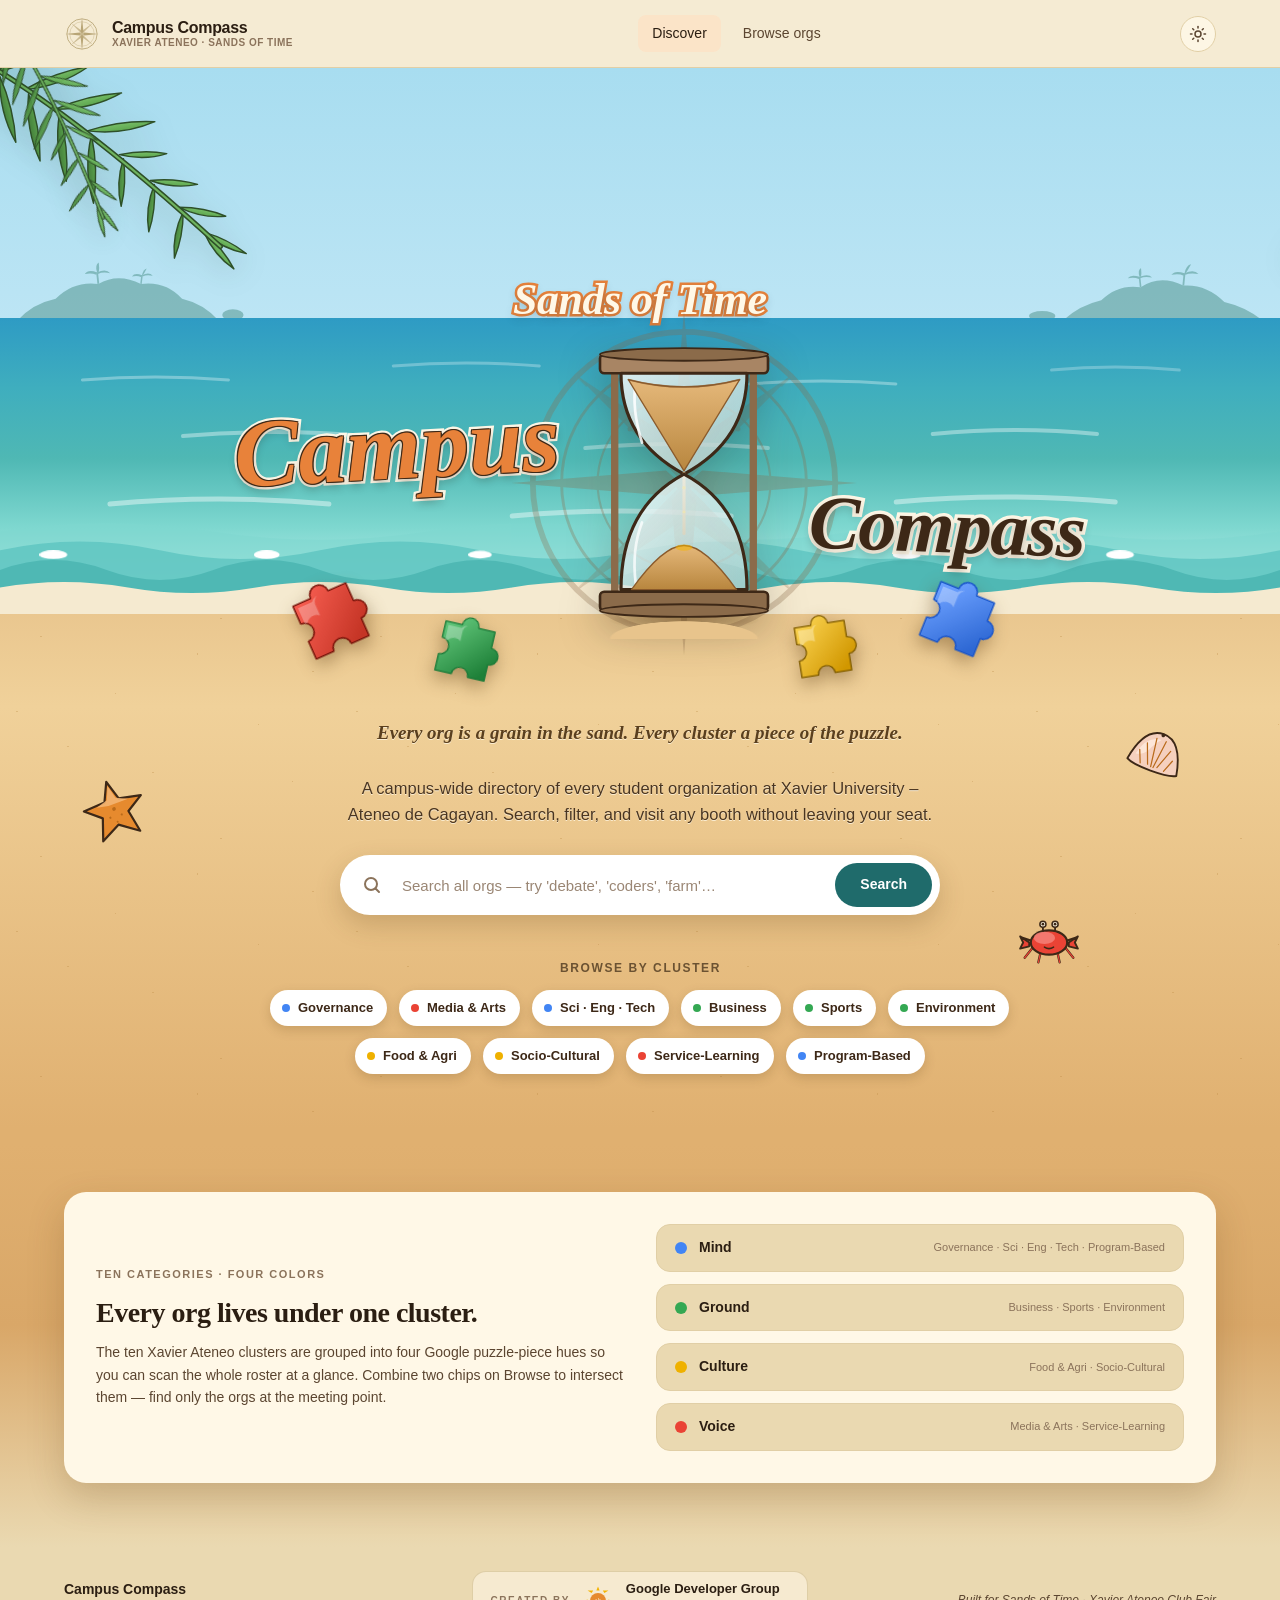
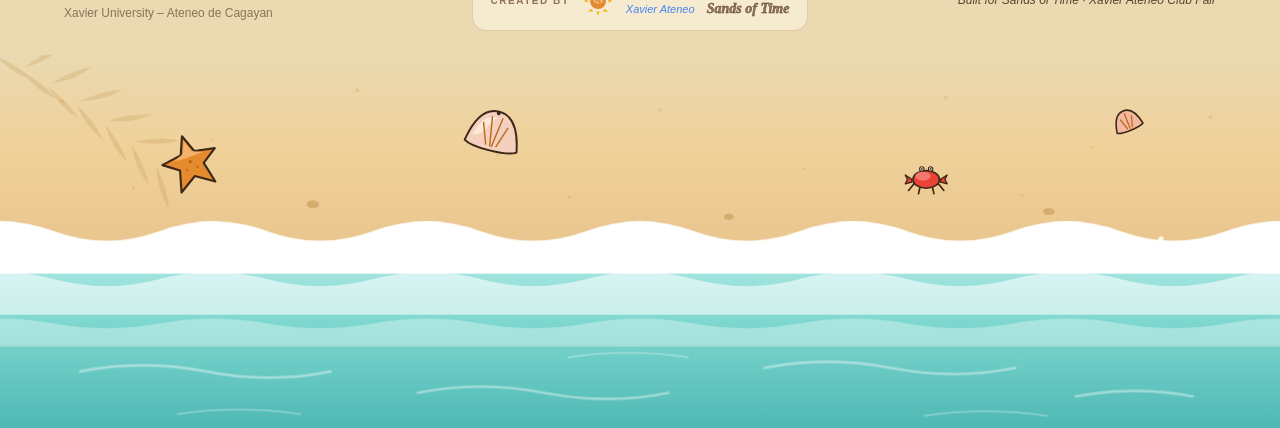
<file: campus-compass/index.html>
<!DOCTYPE html>
<html lang="en" data-theme="light">
<head>
  <meta charset="UTF-8"/>
  <meta name="viewport" content="width=device-width, initial-scale=1.0"/>
  <meta name="description" content="Campus Compass — a directory of every student organization at Xavier University – Ateneo de Cagayan."/>
  <title>Campus Compass · Xavier Ateneo</title>
  <link rel="icon" type="image/svg+xml" href="assets/illustrations/compass-rose.svg"/>

  <!-- CSS load order:
       tokens → base → layout → components/* → screens/* → animations
       (per DESIGN.md, one <link> per file so DevTools stays inspectable) -->
  <link rel="stylesheet" href="src/css/tokens.css"/>
  <link rel="stylesheet" href="src/css/base.css"/>
  <link rel="stylesheet" href="src/css/layout.css"/>

  <link rel="stylesheet" href="src/css/components/nav.css"/>
  <link rel="stylesheet" href="src/css/components/button.css"/>
  <link rel="stylesheet" href="src/css/components/search-shell.css"/>
  <link rel="stylesheet" href="src/css/components/tag.css"/>
  <link rel="stylesheet" href="src/css/components/chip.css"/>
  <link rel="stylesheet" href="src/css/components/card.css"/>
  <link rel="stylesheet" href="src/css/components/panel.css"/>
  <link rel="stylesheet" href="src/css/components/facebook-card.css"/>
  <link rel="stylesheet" href="src/css/components/leader.css"/>
  <link rel="stylesheet" href="src/css/components/event.css"/>
  <link rel="stylesheet" href="src/css/components/theme-block.css"/>
  <link rel="stylesheet" href="src/css/components/hourglass.css"/>
  <link rel="stylesheet" href="src/css/components/sea-scene.css"/>
  <link rel="stylesheet" href="src/css/components/footer.css"/>
  <link rel="stylesheet" href="src/css/components/filter-note.css"/>
  <link rel="stylesheet" href="src/css/components/modal.css"/>
  <link rel="stylesheet" href="src/css/components/hero-scene.css"/>
  <link rel="stylesheet" href="src/css/components/hero-lockup.css"/>
  <link rel="stylesheet" href="src/css/components/ocean-waves.css"/>

  <link rel="stylesheet" href="src/css/screens/landing.css"/>
  <link rel="stylesheet" href="src/css/screens/browse.css"/>
  <link rel="stylesheet" href="src/css/screens/booth.css"/>

  <link rel="stylesheet" href="src/css/animations.css"/>
</head>

<body>

  <!-- ============================================================
       NAV — sticky, present on every screen
       ============================================================ -->
  <header class="site-nav">
    <div class="site-nav__wrap">
      <a class="brand" href="." data-nav="landing">
        <span class="brand__mark" style="color: var(--compass-face);">
          <!-- Inline compass rose so it picks up currentColor -->
          <svg viewBox="0 0 100 100" role="img" aria-label="Compass Compass">
            <circle cx="50" cy="50" r="42" fill="none" stroke="currentColor" stroke-width="2.4"/>
            <circle cx="50" cy="50" r="34" fill="none" stroke="currentColor" stroke-width="1"/>
            <polygon points="50,4 54,44 50,48 46,44" fill="currentColor"/>
            <polygon points="96,50 56,54 52,50 56,46" fill="currentColor"/>
            <polygon points="50,96 54,56 50,52 46,56" fill="currentColor"/>
            <polygon points="4,50 44,54 48,50 44,46" fill="currentColor"/>
            <g fill="currentColor" opacity="0.7">
              <polygon points="82,18 55,45 50,50 45,45"/>
              <polygon points="82,82 55,55 50,50 45,55"/>
              <polygon points="18,82 45,55 50,50 55,55"/>
              <polygon points="18,18 45,45 50,50 55,45"/>
            </g>
            <g fill="currentColor">
              <circle cx="50" cy="34" r="1.2"/>
              <circle cx="66" cy="50" r="1.2"/>
              <circle cx="50" cy="66" r="1.2"/>
              <circle cx="34" cy="50" r="1.2"/>
            </g>
            <circle cx="50" cy="50" r="2" fill="currentColor"/>
          </svg>
        </span>
        <span class="brand__text">
          <span class="brand__name">Campus Compass</span>
          <span class="brand__sub">Xavier Ateneo · Sands of Time</span>
        </span>
      </a>

      <nav class="nav-links" aria-label="Main">
        <button class="nav-links__item" data-nav="landing" data-nav-item="landing">Discover</button>
        <button class="nav-links__item" data-nav="browse"  data-nav-item="browse">Browse orgs</button>
      </nav>

      <div class="nav-actions">
        <button class="theme-toggle" data-theme-toggle aria-label="Toggle theme"></button>
      </div>

      <button class="nav-toggle" aria-label="Menu">
        <svg width="22" height="22" viewBox="0 0 22 22" fill="none" stroke="currentColor" stroke-width="2" stroke-linecap="round">
          <line x1="3" y1="6"  x2="19" y2="6"/>
          <line x1="3" y1="11" x2="19" y2="11"/>
          <line x1="3" y1="16" x2="19" y2="16"/>
        </svg>
      </button>
    </div>
  </header>

  <!-- ============================================================
       LANDING — bright cel-shaded beach hero, "Sands of Time"
       ============================================================ -->
  <main id="screen-landing" class="screen screen--landing" data-screen="landing">

    <!-- ==== HERO SCENE — layered beach backdrop ====
         Bands top→bottom: sky · sea · surf · sand.
         Offsets (--horizon, --shore) are defined on
         .screen--landing in landing.css so the content stack
         can land the hourglass exactly on the shore line. -->
    <div class="hero-scene" aria-hidden="true">

      <!-- SKY -->
      <div class="hero-scene__sky"></div>

      <!-- NIGHT SKY — moon + stars, revealed in dark mode.
           These are CSS circles, not SVG: the scene SVGs use
           preserveAspectRatio="none", which stretched a <circle>
           into an oblong at every viewport width but one. -->
      <div class="hero-scene__night">
        <span class="night-moon"></span>
        <span class="night-star" style="--x:6%; --y:17%; --s:3px;"></span>
        <span class="night-star" style="--x:13%; --y:38%; --s:2px;"></span>
        <span class="night-star" style="--x:19%; --y:12%; --s:3.5px;"></span>
        <span class="night-star" style="--x:25%; --y:30%; --s:2px;"></span>
        <span class="night-star" style="--x:31%; --y:15%; --s:3px;"></span>
        <span class="night-star" style="--x:37%; --y:43%; --s:2px;"></span>
        <span class="night-star" style="--x:43%; --y:21%; --s:3.5px;"></span>
        <span class="night-star" style="--x:49%; --y:35%; --s:2px;"></span>
        <span class="night-star" style="--x:55%; --y:11%; --s:3px;"></span>
        <span class="night-star" style="--x:61%; --y:28%; --s:3px;"></span>
        <span class="night-star" style="--x:67%; --y:45%; --s:2px;"></span>
        <span class="night-star" style="--x:73%; --y:16%; --s:2.5px;"></span>
        <span class="night-star" style="--x:85%; --y:47%; --s:3px;"></span>
        <span class="night-star" style="--x:92%; --y:23%; --s:2px;"></span>
        <span class="night-star" style="--x:97%; --y:38%; --s:3.5px;"></span>
      </div>

      <!-- DISTANT ISLANDS at the horizon.
           preserveAspectRatio is xMidYMax (not "none") so the
           island silhouettes keep their shape instead of being
           smeared flat across the width. -->
      <div class="hero-scene__headland">
        <svg class="headland headland--left" viewBox="0 0 300 78" preserveAspectRatio="xMinYMax meet">
          <g fill="var(--scene-hill)">
            <!-- Main landmass — rounded, with a gentle peak -->
            <path d="M 6 78
                     Q 24 58 52 52
                     Q 74 30 104 34
                     Q 128 20 156 34
                     Q 186 30 206 52
                     Q 232 58 250 78 Z"/>
            <!-- Two palm silhouettes on the ridge -->
            <g transform="translate(104,34)">
              <path d="M 0 0 L -1.5 -14" stroke="var(--scene-hill)" stroke-width="2.2" fill="none"/>
              <path d="M -1.5 -14 q -11 -4 -15 2 q 8 -2 14 1 Z"/>
              <path d="M -1.5 -14 q 11 -5 16 1 q -9 -2 -15 1 Z"/>
              <path d="M -1.5 -14 q -3 -9 2 -12 q 1 7 0 12 Z"/>
            </g>
            <g transform="translate(156,34) scale(0.82)">
              <path d="M 0 0 L 1.5 -13" stroke="var(--scene-hill)" stroke-width="2.2" fill="none"/>
              <path d="M 1.5 -13 q -11 -4 -15 2 q 8 -2 14 1 Z"/>
              <path d="M 1.5 -13 q 11 -5 16 1 q -9 -2 -15 1 Z"/>
              <path d="M 1.5 -13 q 2 -9 7 -10 q -3 6 -6 11 Z"/>
            </g>
            <!-- Small offshore rock -->
            <ellipse cx="268" cy="72" rx="13" ry="7"/>
          </g>
        </svg>

        <svg class="headland headland--right" viewBox="0 0 300 78" preserveAspectRatio="xMaxYMax meet">
          <g fill="var(--scene-hill)">
            <ellipse cx="26" cy="73" rx="16" ry="6"/>
            <path d="M 52 78
                     Q 72 60 98 54
                     Q 118 34 146 38
                     Q 170 22 198 36
                     Q 226 34 248 56
                     Q 274 62 294 78 Z"/>
            <g transform="translate(146,38) scale(0.9)">
              <path d="M 0 0 L -1.5 -14" stroke="var(--scene-hill)" stroke-width="2.2" fill="none"/>
              <path d="M -1.5 -14 q -12 -4 -16 2 q 9 -2 15 1 Z"/>
              <path d="M -1.5 -14 q 12 -5 17 1 q -10 -2 -16 1 Z"/>
              <path d="M -1.5 -14 q -3 -9 2 -12 q 1 7 0 12 Z"/>
            </g>
            <g transform="translate(198,36)">
              <path d="M 0 0 L 1.5 -15" stroke="var(--scene-hill)" stroke-width="2.2" fill="none"/>
              <path d="M 1.5 -15 q -12 -4 -16 2 q 9 -2 15 1 Z"/>
              <path d="M 1.5 -15 q 12 -5 17 1 q -10 -2 -16 1 Z"/>
              <path d="M 1.5 -15 q 2 -10 8 -11 q -4 7 -7 12 Z"/>
            </g>
          </g>
        </svg>
      </div>

      <!-- SEA — depth gradient (deep at horizon → pale at shore) -->
      <div class="hero-scene__sea">
        <div class="sea-shimmer">
          <svg viewBox="0 0 1400 270" preserveAspectRatio="none">
            <g stroke="#FFFFFF" fill="none" stroke-linecap="round">
              <path stroke-width="3" opacity="0.32" d="M 90 62 Q 170 56 250 62"/>
              <path stroke-width="3" opacity="0.28" d="M 430 48 Q 510 42 590 48"/>
              <path stroke-width="3" opacity="0.32" d="M 820 66 Q 900 60 980 66"/>
              <path stroke-width="3" opacity="0.26" d="M 1150 52 Q 1220 46 1290 52"/>
              <path stroke-width="4" opacity="0.38" d="M 200 118 Q 300 110 400 118"/>
              <path stroke-width="4" opacity="0.34" d="M 640 130 Q 740 122 840 130"/>
              <path stroke-width="4" opacity="0.38" d="M 1020 116 Q 1110 108 1200 116"/>
              <path stroke-width="5" opacity="0.42" d="M 120 186 Q 240 176 360 186"/>
              <path stroke-width="5" opacity="0.4"  d="M 560 198 Q 680 188 800 198"/>
              <path stroke-width="5" opacity="0.42" d="M 980 184 Q 1100 174 1220 184"/>
            </g>
          </svg>
        </div>
      </div>

      <!-- SURF — 3 parallax wave layers + reverse-drifting foam edge.
           Each layer is 200% wide; translateX(0 → -50%) loops.
           Path periods 400 / 300 / 200 / 240 all divide 1200
           evenly, so the tiling seam is invisible. -->
      <div class="hero-scene__surf">
        <div class="wave wave--back">
          <svg viewBox="0 0 2400 100" preserveAspectRatio="none">
            <path fill="var(--scene-water-1)" d="M 0 25 Q 100 10 200 25 T 400 25 T 600 25 T 800 25 T 1000 25 T 1200 25 T 1400 25 T 1600 25 T 1800 25 T 2000 25 T 2200 25 T 2400 25 L 2400 100 L 0 100 Z"/>
          </svg>
        </div>

        <div class="wave wave--mid">
          <svg viewBox="0 0 2400 100" preserveAspectRatio="none">
            <path fill="var(--scene-water-2)" d="M 0 42 Q 75 26 150 42 T 300 42 T 450 42 T 600 42 T 750 42 T 900 42 T 1050 42 T 1200 42 T 1350 42 T 1500 42 T 1650 42 T 1800 42 T 1950 42 T 2100 42 T 2250 42 T 2400 42 L 2400 100 L 0 100 Z"/>
          </svg>
        </div>

        <div class="wave wave--front">
          <svg viewBox="0 0 2400 100" preserveAspectRatio="none">
            <path fill="var(--scene-water-3)" d="M 0 60 Q 50 42 100 60 T 200 60 T 300 60 T 400 60 T 500 60 T 600 60 T 700 60 T 800 60 T 900 60 T 1000 60 T 1100 60 T 1200 60 T 1300 60 T 1400 60 T 1500 60 T 1600 60 T 1700 60 T 1800 60 T 1900 60 T 2000 60 T 2100 60 T 2200 60 T 2300 60 T 2400 60 L 2400 100 L 0 100 Z"/>

            <!-- Cel-animation foam highlights: three sets on the
                 front crests (x = 50 + 200k), swapped by steps(1). -->
            <g class="foam-blink foam-blink--a" fill="var(--scene-foam-hi)">
              <ellipse cx="50"   cy="46" rx="13" ry="4"/>
              <ellipse cx="650"  cy="46" rx="11" ry="3.5"/>
              <ellipse cx="1250" cy="46" rx="13" ry="4"/>
              <ellipse cx="1850" cy="46" rx="11" ry="3.5"/>
            </g>
            <g class="foam-blink foam-blink--b" fill="var(--scene-foam-hi)">
              <ellipse cx="250"  cy="46" rx="12" ry="4"/>
              <ellipse cx="850"  cy="46" rx="13" ry="4"/>
              <ellipse cx="1450" cy="46" rx="11" ry="3.5"/>
              <ellipse cx="2050" cy="46" rx="13" ry="4"/>
            </g>
            <g class="foam-blink foam-blink--c" fill="var(--scene-foam-hi)">
              <ellipse cx="450"  cy="46" rx="11" ry="3.5"/>
              <ellipse cx="1050" cy="46" rx="13" ry="4"/>
              <ellipse cx="1650" cy="46" rx="12" ry="4"/>
              <ellipse cx="2250" cy="46" rx="11" ry="3.5"/>
            </g>
          </svg>
        </div>

        <div class="wave wave--foam-edge">
          <svg viewBox="0 0 2400 100" preserveAspectRatio="none">
            <path fill="var(--scene-foam)" d="M 0 76 Q 60 66 120 76 T 240 76 T 360 76 T 480 76 T 600 76 T 720 76 T 840 76 T 960 76 T 1080 76 T 1200 76 T 1320 76 T 1440 76 T 1560 76 T 1680 76 T 1800 76 T 1920 76 T 2040 76 T 2160 76 T 2280 76 T 2400 76 L 2400 100 L 0 100 Z"/>
          </svg>
        </div>
      </div>

      <!-- SAND -->
      <div class="hero-scene__sand"></div>

      <!-- Beach accents on the dry sand -->
      <div class="hero-accents">
        <img class="hero-accent hero-accent--starfish" src="assets/illustrations/hero-starfish.svg" alt=""/>
        <img class="hero-accent hero-accent--shell"    src="assets/illustrations/hero-shell.svg"    alt=""/>
        <img class="hero-accent hero-accent--crab"     src="assets/illustrations/hero-crab.svg"     alt=""/>
      </div>

      <!-- Palm fronds peeking in from the top corners -->
      <img class="palm-frond palm-frond--left"    src="assets/illustrations/palm-frond.svg" alt=""/>
      <img class="palm-frond palm-frond--left-2"  src="assets/illustrations/palm-frond.svg" alt=""/>
      <img class="palm-frond palm-frond--right"   src="assets/illustrations/palm-frond.svg" alt=""/>
      <img class="palm-frond palm-frond--right-2" src="assets/illustrations/palm-frond.svg" alt=""/>
    </div>

    <!-- ==== HERO CONTENT (overlaid on the scene) ==== -->
    <div class="hero-content">
      <div class="wrap">
        <h2 class="hero-tagline reveal" style="--reveal-delay: 0ms;">Sands of Time</h2>

        <!-- Unified "Campus [hourglass] Compass" lockup.
             The hourglass stands on the shore line; the four
             puzzle pieces lie on the sand around its base.
             They are children of the lockup, whose padding-bottom
             reserves their space so nothing below overlaps. -->
        <div class="hero-lockup reveal" style="--reveal-delay: 120ms;">
          <span class="lockup__campus">Campus</span>
          <!-- The hourglass, its rose, its shadow and its sand mound
               share one wrapper so they stay centred on each other.
               (The two word columns are different widths, so anything
               centred on the LOCKUP lands off-centre from the glass.) -->
          <span class="lockup__glass">
            <!-- Brand compass rose, sized as the anchor of the whole
                 lockup. Sits BEHIND the hourglass and rotates toward
                 the current screen (compass-orientation.js). -->
            <span class="lockup__rose" aria-hidden="true">
              <svg viewBox="0 0 100 100">
                <circle cx="50" cy="50" r="42" fill="none" stroke="currentColor" stroke-width="1.6"/>
                <circle cx="50" cy="50" r="34" fill="none" stroke="currentColor" stroke-width="0.8"/>
                <circle cx="50" cy="50" r="24" fill="none" stroke="currentColor" stroke-width="0.6"/>
                <!-- Cardinal points -->
                <polygon points="50,2 53.5,45 50,49 46.5,45" fill="currentColor"/>
                <polygon points="98,50 55,53.5 51,50 55,46.5" fill="currentColor"/>
                <polygon points="50,98 53.5,55 50,51 46.5,55" fill="currentColor"/>
                <polygon points="2,50 45,53.5 49,50 45,46.5" fill="currentColor"/>
                <!-- Ordinal points -->
                <g fill="currentColor" opacity="0.72">
                  <polygon points="80,20 56,44 50,50 44,44"/>
                  <polygon points="80,80 56,56 50,50 44,56"/>
                  <polygon points="20,80 44,56 50,50 56,56"/>
                  <polygon points="20,20 44,44 50,50 56,44"/>
                </g>
                <!-- Tick dots between the rings -->
                <g fill="currentColor" opacity="0.85">
                  <circle cx="50" cy="29" r="0.9"/><circle cx="71" cy="50" r="0.9"/>
                  <circle cx="50" cy="71" r="0.9"/><circle cx="29" cy="50" r="0.9"/>
                  <circle cx="65" cy="35" r="0.7"/><circle cx="65" cy="65" r="0.7"/>
                  <circle cx="35" cy="65" r="0.7"/><circle cx="35" cy="35" r="0.7"/>
                </g>
                <!-- Fine minute marks on the outer ring -->
                <g stroke="currentColor" stroke-width="0.7" opacity="0.6">
                  <line x1="50" y1="8"  x2="50" y2="12"/><line x1="92" y1="50" x2="88" y2="50"/>
                  <line x1="50" y1="92" x2="50" y2="88"/><line x1="8"  y1="50" x2="12" y2="50"/>
                  <line x1="79.7" y1="20.3" x2="76.9" y2="23.1"/>
                  <line x1="79.7" y1="79.7" x2="76.9" y2="76.9"/>
                  <line x1="20.3" y1="79.7" x2="23.1" y2="76.9"/>
                  <line x1="20.3" y1="20.3" x2="23.1" y2="23.1"/>
                </g>
                <circle cx="50" cy="50" r="2.4" fill="currentColor"/>
              </svg>
            </span>
            <img class="lockup__hourglass" src="assets/illustrations/hero-hourglass.svg" alt="Hourglass"/>
            <span class="lockup__hourglass-shadow" aria-hidden="true"></span>
            <span class="lockup__sand-mound" aria-hidden="true"></span>
          </span>

          <span class="lockup__compass">Compass</span>


          <img class="hero-puzzle hero-puzzle--red"    src="assets/illustrations/primitives/puzzle-red.svg"    alt="" aria-hidden="true"/>
          <img class="hero-puzzle hero-puzzle--green"  src="assets/illustrations/primitives/puzzle-green.svg"  alt="" aria-hidden="true"/>
          <img class="hero-puzzle hero-puzzle--yellow" src="assets/illustrations/primitives/puzzle-yellow.svg" alt="" aria-hidden="true"/>
          <img class="hero-puzzle hero-puzzle--blue"   src="assets/illustrations/primitives/puzzle-blue.svg"   alt="" aria-hidden="true"/>
        </div>

        <p class="hero-anchor reveal" style="--reveal-delay: 170ms;">
          Every org is a grain in the sand. Every cluster a piece of the puzzle.
        </p>

        <p class="hero-sub reveal" style="--reveal-delay: 210ms;">
          A campus-wide directory of every student organization at Xavier University – Ateneo de Cagayan.
          Search, filter, and visit any booth without leaving your seat.
        </p>

        <form class="search-shell hero-search reveal" data-hero-search style="--reveal-delay: 240ms;" onsubmit="return false;">
          <svg class="search-shell__icon" viewBox="0 0 20 20" fill="none" stroke="currentColor" stroke-width="2" stroke-linecap="round" stroke-linejoin="round" aria-hidden="true">
            <circle cx="9" cy="9" r="6"/><line x1="17" y1="17" x2="13.5" y2="13.5"/>
          </svg>
          <input class="search-shell__input" type="search"
                 placeholder="Search all orgs — try 'debate', 'coders', 'farm'…"
                 aria-label="Search orgs"/>
          <button class="btn hero-search__submit search-shell__submit" type="submit">Search</button>
        </form>

        <p class="hero-cluster-label reveal" style="--reveal-delay: 300ms;">Browse by cluster</p>
        <div class="tag-cloud reveal" data-tag-cloud style="--reveal-delay: 360ms;"></div>
      </div>
    </div>


    <!-- Theme block: ten categories, four colors -->
    <section class="landing-theme">
      <div class="wrap">
        <div class="theme-block reveal">
          <div class="theme-block-grid">
            <div>
              <p class="theme-block__kicker">Ten categories · Four colors</p>
              <h3 class="theme-block__title">Every org lives under one cluster.</h3>
              <p class="theme-block__copy">
                The ten Xavier Ateneo clusters are grouped into four Google puzzle-piece hues so you can scan the whole roster at a glance.
                Combine two chips on Browse to intersect them — find only the orgs at the meeting point.
              </p>
            </div>
            <div class="theme-legend">
              <div class="theme-legend__row"><span class="theme-legend__dot" style="--legend-color: var(--blue);"></span><span class="theme-legend__name">Mind</span><span class="theme-legend__clusters">Governance · Sci · Eng · Tech · Program-Based</span></div>
              <div class="theme-legend__row"><span class="theme-legend__dot" style="--legend-color: var(--green);"></span><span class="theme-legend__name">Ground</span><span class="theme-legend__clusters">Business · Sports · Environment</span></div>
              <div class="theme-legend__row"><span class="theme-legend__dot" style="--legend-color: var(--yellow);"></span><span class="theme-legend__name">Culture</span><span class="theme-legend__clusters">Food &amp; Agri · Socio-Cultural</span></div>
              <div class="theme-legend__row"><span class="theme-legend__dot" style="--legend-color: var(--red);"></span><span class="theme-legend__name">Voice</span><span class="theme-legend__clusters">Media &amp; Arts · Service-Learning</span></div>
            </div>
          </div>
        </div>
      </div>
    </section>
  </main>

  <!-- ============================================================
       BROWSE
       ============================================================ -->
  <main id="screen-browse" class="screen screen--browse" hidden data-screen="browse">
    <div class="ground-wash" aria-hidden="true"></div>

    <div class="wrap">
      <section class="browse-head">
        <nav class="browse-crumb" aria-label="Breadcrumb">
          <a href="." data-nav="landing">Discover</a>
          <span class="browse-crumb__sep">/</span>
          <span>Browse orgs</span>
        </nav>
        <div class="explore-head">
          <h1 class="browse-title" data-browse-title>All Xavier Ateneo orgs</h1>
          <span class="browse-count" data-browse-count>—</span>
        </div>

        <div class="browse-search">
          <form class="search-shell search-shell--compact" data-browse-search onsubmit="return false;">
            <svg class="search-shell__icon" viewBox="0 0 20 20" fill="none" stroke="currentColor" stroke-width="2" stroke-linecap="round" stroke-linejoin="round" aria-hidden="true">
              <circle cx="9" cy="9" r="6"/><line x1="17" y1="17" x2="13.5" y2="13.5"/>
            </svg>
            <input class="search-shell__input" type="search"
                   placeholder="Search by name, category, or interest…"
                   aria-label="Filter orgs"/>
            <button class="btn btn--primary search-shell__submit" type="submit">Search</button>
          </form>
        </div>

        <div class="filter-toolbar">
          <span class="filter-toolbar__help">
            <svg class="filter-toolbar__help-icon" viewBox="0 0 16 16" fill="none" stroke="currentColor" stroke-width="1.5" stroke-linecap="round" aria-hidden="true">
              <line x1="0" y1="8" x2="16" y2="8"/><line x1="8" y1="0" x2="8" y2="16"/>
            </svg>
            Pick <strong>one or more</strong> chips — orgs must match <strong>all</strong> you select.
          </span>
          <button class="btn btn--ghost btn--sm clear-filters" data-clear-filters type="button">
            <svg width="12" height="12" viewBox="0 0 12 12" fill="none" stroke="currentColor" stroke-width="2" stroke-linecap="round" aria-hidden="true">
              <line x1="1" y1="1" x2="11" y2="11"/><line x1="11" y1="1" x2="1" y2="11"/>
            </svg>
            Clear filters
          </button>
        </div>

        <div class="chip-row browse-chips" data-chip-row></div>

        <div class="filter-note" data-filter-note hidden></div>
      </section>

      <section class="browse-grid card-grid" data-card-grid></section>

      <p class="grid-footnote" data-grid-footnote hidden></p>
    </div>
  </main>

  <!-- ============================================================
       BOOTH MODAL — content rendered by screens/booth.js
       ============================================================ -->
  <div id="booth-modal" class="modal" hidden role="dialog" aria-modal="true" aria-labelledby="booth-title">
    <div class="modal__backdrop" aria-hidden="true"></div>
    <div class="modal__panel">
      <button class="modal__close" data-close-modal aria-label="Close booth">
        <svg viewBox="0 0 18 18" fill="none" stroke="currentColor" stroke-width="2" stroke-linecap="round">
          <line x1="3" y1="3" x2="15" y2="15"/>
          <line x1="15" y1="3" x2="3" y2="15"/>
        </svg>
      </button>
      <div class="modal__panel-content"></div>
    </div>
  </div>

  <!-- ============================================================
       FOOTER (present on every screen)
       ============================================================ -->
  <footer class="site-footer">
    <div class="site-footer__wrap">
      <div class="site-footer__brand">
        <span class="site-footer__name">Campus Compass</span>
        <span class="site-footer__sub">Xavier University – Ateneo de Cagayan</span>
      </div>

      <div class="gdg-credit">
        <span class="gdg-credit__label">Created by</span>
        <img class="gdg-credit__mark" src="assets/illustrations/gdg-credit.svg" alt="GDG"/>
        <div class="gdg-credit__text">
          <span class="gdg-credit__org">Google Developer Group</span>
          <span>
            <span class="gdg-credit__loc">Xavier Ateneo</span>
            <span class="gdg-credit__season">Sands of Time</span>
          </span>
        </div>
      </div>

      <p class="site-footer__tagline">Built for Sands of Time · Xavier Ateneo Club Fair</p>
    </div>
  </footer>

  <!-- ============================================================
       SEA SCENE — inline SVG so animations bind to internal groups
       ============================================================ -->
  <div class="sea-scene" aria-hidden="true">
    <!-- TIDE LINE — the page closes looking straight DOWN at the
         water's edge. Deliberately a different camera from the hero:
         one world, two shots, so the beach never repeats itself.
         Keep in sync with assets/illustrations/sea-scene.svg. -->
    <svg xmlns="http://www.w3.org/2000/svg" viewBox="0 0 1440 420" preserveAspectRatio="none" role="img" aria-label="Water's edge">
      <defs>
        <linearGradient id="tide-sand" x1="0" y1="0" x2="0" y2="1">
          <stop offset="0"    stop-color="var(--surface-2)"/>
          <stop offset="0.45" stop-color="var(--scene-sand-top)"/>
          <stop offset="1"    stop-color="var(--scene-sand-wet)"/>
        </linearGradient>
        <linearGradient id="tide-water" x1="0" y1="0" x2="0" y2="1">
          <stop offset="0"    stop-color="var(--scene-sea-shallow)"/>
          <stop offset="0.42" stop-color="var(--scene-water-1)"/>
          <stop offset="1"    stop-color="var(--scene-water-3)"/>
        </linearGradient>
        <path id="tide-leaf" d="M 0 0 Q 26 -6 50 -2 Q 26 6 0 0 Z"/>
      </defs>

      <!-- ===== DRY SAND ===== -->
      <rect y="0" width="1440" height="230" fill="url(#tide-sand)"/>

      <!-- Sand grain texture -->
      <g fill="var(--scene-sand-dark)" opacity="0.20">
        <circle cx="70"   cy="52"  r="2"/><circle cx="238" cy="96"  r="1.6"/>
        <circle cx="402"  cy="40"  r="2.2"/><circle cx="560" cy="112" r="1.5"/>
        <circle cx="742"  cy="62"  r="2"/><circle cx="905"  cy="128" r="1.7"/>
        <circle cx="1064" cy="48"  r="2.1"/><circle cx="1228" cy="104" r="1.6"/>
        <circle cx="1362" cy="70"  r="2"/><circle cx="150"  cy="150" r="1.5"/>
        <circle cx="640"  cy="160" r="1.8"/><circle cx="1150" cy="158" r="1.6"/>
      </g>

      <!-- ===== PALM FROND SHADOWS — the overhead cue ===== -->
      <g class="tide-shadow" fill="var(--scene-sand-dark)" opacity="0.20" transform="translate(-30,-16)">
        <use href="#tide-leaf" transform="translate(30,14) rotate(-34)"/>
          <use href="#tide-leaf" transform="translate(26,18) rotate(34)"/>
          <use href="#tide-leaf" transform="translate(58,30) rotate(-27)"/>
          <use href="#tide-leaf" transform="translate(54,34) rotate(41)"/>
          <use href="#tide-leaf" transform="translate(88,48) rotate(-20)"/>
          <use href="#tide-leaf" transform="translate(84,52) rotate(48)"/>
          <use href="#tide-leaf" transform="translate(120,68) rotate(-13)"/>
          <use href="#tide-leaf" transform="translate(116,72) rotate(55)"/>
          <use href="#tide-leaf" transform="translate(152,90) rotate(-6)"/>
          <use href="#tide-leaf" transform="translate(148,94) rotate(62)"/>
          <use href="#tide-leaf" transform="translate(182,113) rotate(1)"/>
          <use href="#tide-leaf" transform="translate(178,117) rotate(69)"/>
          <use href="#tide-leaf" transform="translate(210,137) rotate(8)"/>
          <use href="#tide-leaf" transform="translate(206,141) rotate(76)"/>
      </g>
      <g class="tide-shadow tide-shadow--right" fill="var(--scene-sand-dark)" opacity="0.16"
         transform="translate(1470,-10) scale(-1,1)">
        <use href="#tide-leaf" transform="translate(30,14) rotate(-34)"/>
          <use href="#tide-leaf" transform="translate(26,18) rotate(34)"/>
          <use href="#tide-leaf" transform="translate(58,30) rotate(-27)"/>
          <use href="#tide-leaf" transform="translate(54,34) rotate(41)"/>
          <use href="#tide-leaf" transform="translate(88,48) rotate(-20)"/>
          <use href="#tide-leaf" transform="translate(84,52) rotate(48)"/>
          <use href="#tide-leaf" transform="translate(120,68) rotate(-13)"/>
          <use href="#tide-leaf" transform="translate(116,72) rotate(55)"/>
          <use href="#tide-leaf" transform="translate(152,90) rotate(-6)"/>
          <use href="#tide-leaf" transform="translate(148,94) rotate(62)"/>
          <use href="#tide-leaf" transform="translate(182,113) rotate(1)"/>
          <use href="#tide-leaf" transform="translate(178,117) rotate(69)"/>
          <use href="#tide-leaf" transform="translate(210,137) rotate(8)"/>
          <use href="#tide-leaf" transform="translate(206,141) rotate(76)"/>
      </g>

      <!-- ===== THINGS ON THE SAND (drawn from above) ===== -->
      <g class="tide-items">
        <!-- Starfish -->
        <g transform="translate(214,120) rotate(-18)">
          <path fill="#E68A2E" stroke="#3D2817" stroke-width="2.4" stroke-linejoin="round"
                d="M 0 -30 L 8 -10 L 31 -6 L 14 6 L 20 30 L 0 17 L -20 30 L -14 6 L -31 -6 L -8 -10 Z"/>
          <path fill="#F5B876" opacity="0.85" d="M 0 -25 L 5 -11 L 17 -6 L -5 -5 L -17 -6 L -5 -11 Z"/>
          <g fill="#B96A1A"><circle cx="0" cy="0" r="2"/><circle cx="6" cy="8" r="1.3"/><circle cx="-6" cy="8" r="1.3"/></g>
        </g>
        <!-- Scallop shell -->
        <g transform="translate(556,86) rotate(14)">
          <path fill="#F5D0BE" stroke="#3D2817" stroke-width="2.2" stroke-linejoin="round"
                d="M -30 17 Q -23 -23 0 -23 Q 23 -23 30 17 Q 23 22 0 22 Q -23 22 -30 17 Z"/>
          <path fill="#FFEDDF" opacity="0.8" d="M -23 9 Q -17 -16 0 -16 Q -6 -10 -10 0 Q -16 9 -23 9 Z"/>
          <g fill="none" stroke="#B96A1A" stroke-width="1.6" stroke-linecap="round">
            <path d="M -14 -7 L -6 16"/><path d="M -6 -16 L -1 17"/>
            <path d="M 6 -16 L 1 17"/><path d="M 14 -7 L 6 16"/>
          </g>
          <circle cx="0" cy="-21" r="2.2" fill="#3D2817"/>
        </g>
        <!-- Little crab -->
        <g transform="translate(1042,140) scale(0.62)">
          <g stroke="#3D2817" stroke-width="3" fill="none" stroke-linecap="round">
            <path d="M -20 5 L -32 20"/><path d="M -10 8 L -14 26"/>
            <path d="M 10 8 L 14 26"/><path d="M 20 5 L 32 20"/>
          </g>
          <ellipse cx="0" cy="0" rx="24" ry="16" fill="#EA4335" stroke="#3D2817" stroke-width="3"/>
          <ellipse cx="-6" cy="-6" rx="14" ry="8" fill="#F58179" opacity="0.85"/>
          <circle cx="-8" cy="-19" r="4" fill="#FDF6E4" stroke="#3D2817" stroke-width="2"/>
          <circle cx="8"  cy="-19" r="4" fill="#FDF6E4" stroke="#3D2817" stroke-width="2"/>
          <circle cx="-8" cy="-19" r="1.7" fill="#3D2817"/><circle cx="8" cy="-19" r="1.7" fill="#3D2817"/>
          <path fill="#EA4335" stroke="#3D2817" stroke-width="2.5" stroke-linejoin="round"
                d="M -26 0 L -38 -8 L -34 0 L -38 8 L -26 5 Z"/>
          <path fill="#EA4335" stroke="#3D2817" stroke-width="2.5" stroke-linejoin="round"
                d="M 26 0 L 38 -8 L 34 0 L 38 8 L 26 5 Z"/>
        </g>
        <!-- Small shell -->
        <g transform="translate(1268,74) rotate(-22) scale(0.6)">
          <path fill="#F4B8A0" stroke="#3D2817" stroke-width="3" stroke-linejoin="round"
                d="M -26 15 Q -20 -20 0 -20 Q 20 -20 26 15 Q 20 19 0 19 Q -20 19 -26 15 Z"/>
          <g fill="none" stroke="#B96A1A" stroke-width="2.4" stroke-linecap="round">
            <path d="M -11 -6 L -5 14"/><path d="M 0 -14 L 0 15"/><path d="M 11 -6 L 5 14"/>
          </g>
        </g>
        <!-- Pebbles -->
        <g fill="var(--scene-sand-dark)" opacity="0.42">
          <ellipse cx="352"  cy="168" rx="7"   ry="4.5"/>
          <ellipse cx="820"  cy="182" rx="5.5" ry="3.6"/>
          <ellipse cx="1180" cy="176" rx="6.5" ry="4"/>
        </g>
      </g>

      <!-- ===== SHALLOW WATER ===== -->
      <rect y="210" width="1440" height="210" fill="url(#tide-water)"/>

      <!-- Caustics — light bending on the sandy bottom -->
      <g class="tide-caustics" fill="none" stroke="#FFFFFF" stroke-width="3" stroke-linecap="round" opacity="0.4">
        <path d="M 90 356 Q 160 342 232 356 T 372 356"/>
        <path d="M 470 380 Q 540 366 612 380 T 752 380"/>
        <path d="M 860 352 Q 930 338 1002 352 T 1142 352"/>
        <path d="M 1210 384 Q 1275 372 1342 384"/>
      </g>
      <g class="tide-caustics tide-caustics--b" fill="none" stroke="#FFFFFF" stroke-width="2" stroke-linecap="round" opacity="0.3">
        <path d="M 200 404 Q 268 394 338 404"/>
        <path d="M 640 340 Q 706 330 774 340"/>
        <path d="M 1040 406 Q 1108 396 1178 406"/>
      </g>

      <!-- ===== FOAM BANDS drifting along the tide line ===== -->
      <g class="tide-foam tide-foam--c" fill="#FFFFFF" opacity="0.34">
        <path d="M -300 302 Q -240 291 -180 302 T -60 302 T 60 302 T 180 302 T 300 302 T 420 302 T 540 302 T 660 302 T 780 302 T 900 302 T 1020 302 T 1140 302 T 1260 302 T 1380 302 T 1500 302 T 1620 302 T 1740 302 L 1740 328 L -300 328 Z"/>
      </g>
      <g class="tide-foam tide-foam--b" fill="#FFFFFF" opacity="0.58">
        <path d="M -300 252 Q -240 236 -180 252 T -60 252 T 60 252 T 180 252 T 300 252 T 420 252 T 540 252 T 660 252 T 780 252 T 900 252 T 1020 252 T 1140 252 T 1260 252 T 1380 252 T 1500 252 T 1620 252 T 1740 252 L 1740 292 L -300 292 Z"/>
      </g>
      <g class="tide-foam tide-foam--a" fill="var(--scene-foam-hi)">
        <path d="M -300 198 Q -240 176 -180 198 T -60 198 T 60 198 T 180 198 T 300 198 T 420 198 T 540 198 T 660 198 T 780 198 T 900 198 T 1020 198 T 1140 198 T 1260 198 T 1380 198 T 1500 198 T 1620 198 T 1740 198 L 1740 246 L -300 246 Z"/>
      </g>

      <!-- Wet-sand sparkles just above the waterline -->
      <g fill="#FFFFFF" opacity="0.85">
        <circle class="tide-sparkle" cx="176"  cy="206" r="3"/>
        <circle class="tide-sparkle" cx="466"  cy="200" r="2.4"/>
        <circle class="tide-sparkle" cx="742"  cy="208" r="3.2"/>
        <circle class="tide-sparkle" cx="1010" cy="202" r="2.6"/>
        <circle class="tide-sparkle" cx="1306" cy="207" r="3"/>
      </g>
    </svg>
  </div>

  <script type="module" src="src/js/main.js"></script>
</body>
</html>
</file>
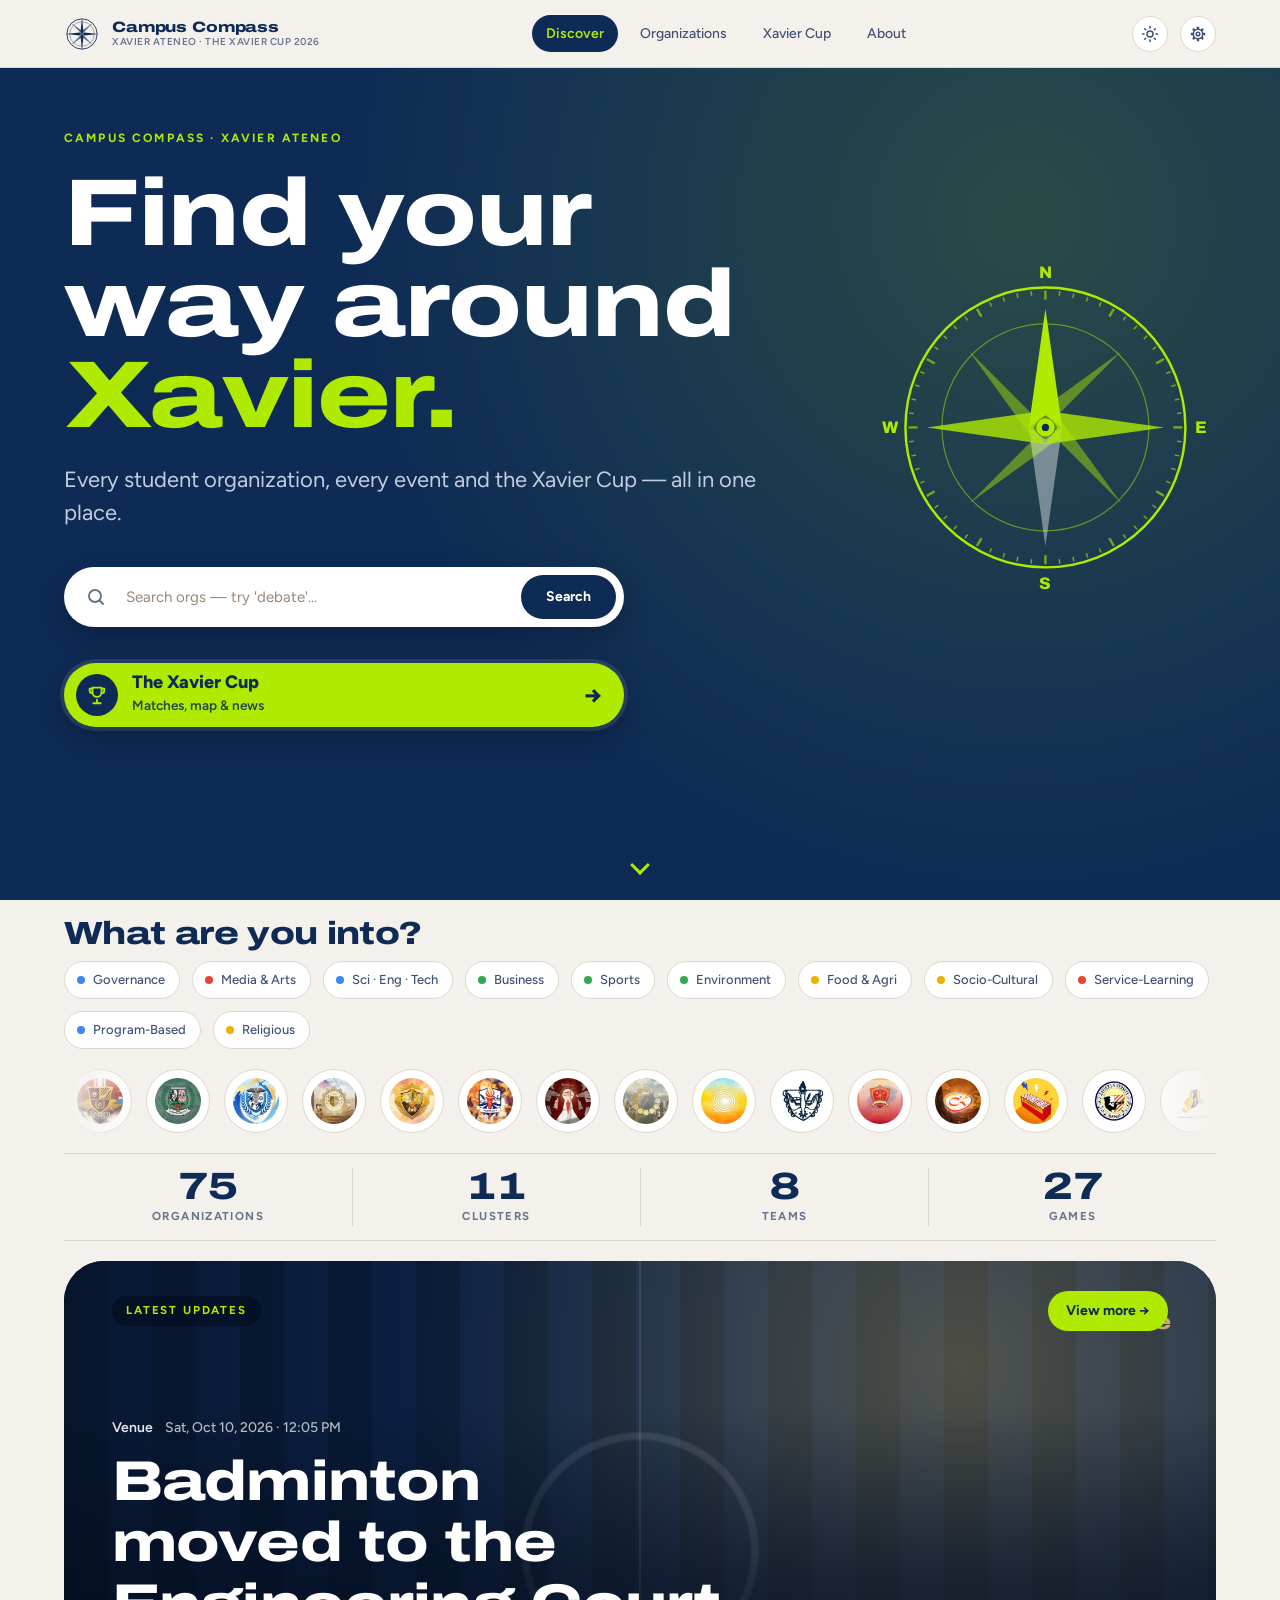
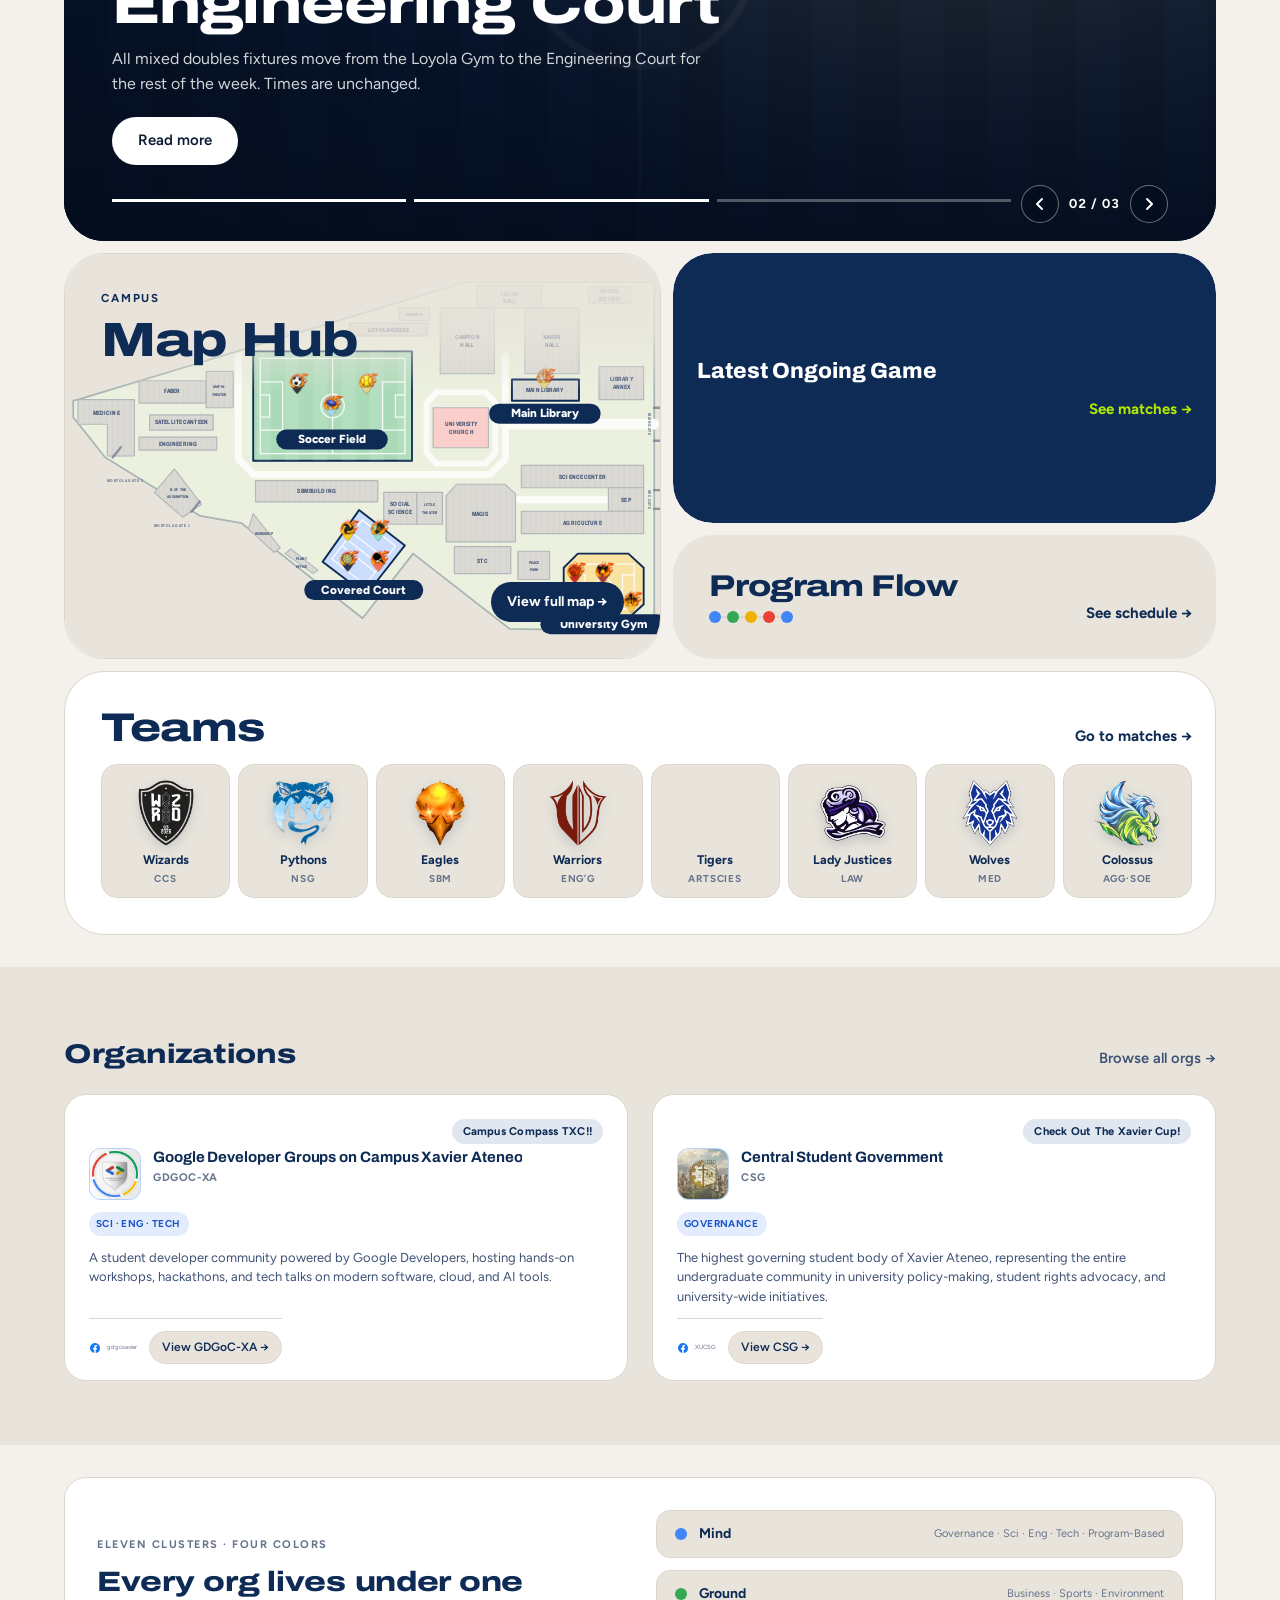
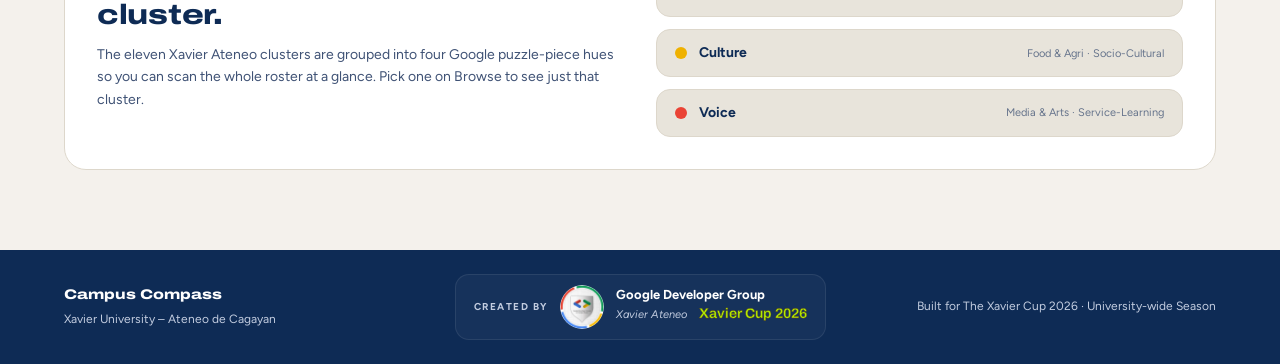
<file: docs/index.html>
<!DOCTYPE html>
<html lang="en" data-theme="light" data-skin="txc" data-motion="full">
<head>
  <meta charset="UTF-8"/>
  <meta name="viewport" content="width=device-width, initial-scale=1.0"/>
  <!-- Phones narrower than 500px: the page is laid out at 500px and the
       phone shrinks the whole of it to fit, instead of squeezing the
       layout to the screen. Everything scales together (nav, pop-ups,
       map, cards), taps still land where they look. Set here, before the
       first paint; again when the phone turns (landscape is wider, so it
       gets the normal site). Wider screens are untouched. Pinch-zoom
       still works. -->
  <script>
    (function () {
      var LAYOUT = 500;
      var meta = document.querySelector('meta[name="viewport"]');
      function fit() {
        var a = screen.width, b = screen.height;
        // iOS reports the portrait size however the phone is held.
        var landscape = window.matchMedia && matchMedia('(orientation: landscape)').matches;
        var w = landscape ? Math.max(a, b) : Math.min(a, b);
        var want = w && w < LAYOUT
          ? 'width=' + LAYOUT + ', initial-scale=' + (w / LAYOUT).toFixed(4)
          : 'width=device-width, initial-scale=1.0';
        if (meta.getAttribute('content') !== want) meta.setAttribute('content', want);
      }
      fit();
      addEventListener('orientationchange', fit);
      addEventListener('resize', fit);
    })();
  </script>
  <!-- The phone's address bar colour. A starting value: appearance.js
       sets it to the ground of the theme and design actually showing. -->
  <meta name="theme-color" content="#F4F1EC"/>
  <meta name="description" content="Campus Compass — a directory of every student organization at Xavier University – Ateneo de Cagayan."/>
  <title>Campus Compass · Xavier Ateneo</title>
  <link rel="icon" type="image/svg+xml" href="assets/illustrations/compass-rose.svg"/>

  <!-- Xavier Cup 2026 design: Archivo (display, set expanded) and
       Figtree (reading). The only external request the site makes;
       every font token keeps the old system stack behind it. -->
  <link rel="preconnect" href="https://fonts.googleapis.com"/>
  <link rel="preconnect" href="https://fonts.gstatic.com" crossorigin/>
  <link rel="stylesheet" href="https://fonts.googleapis.com/css2?family=Archivo:wdth,wght@62..125,500..900&amp;family=Figtree:wght@400;500;600;700&amp;display=swap"/>

  <!-- CSS load order:
       tokens → base → layout → components/* → screens/* → animations
       (per DESIGN.md, one <link> per file so DevTools stays inspectable) -->
  <link rel="stylesheet" href="src/css/tokens.css"/>
  <link rel="stylesheet" href="src/css/base.css"/>
  <link rel="stylesheet" href="src/css/layout.css"/>

  <link rel="stylesheet" href="src/css/components/nav.css"/>
  <link rel="stylesheet" href="src/css/components/nav-sheet.css"/>
  <link rel="stylesheet" href="src/css/components/button.css"/>
  <link rel="stylesheet" href="src/css/components/search-shell.css"/>
  <link rel="stylesheet" href="src/css/components/tag.css"/>
  <link rel="stylesheet" href="src/css/components/chip.css"/>
  <link rel="stylesheet" href="src/css/components/card.css"/>
  <link rel="stylesheet" href="src/css/components/panel.css"/>
  <link rel="stylesheet" href="src/css/components/venue-map.css"/>
  <link rel="stylesheet" href="src/css/components/facebook-card.css"/>
  <link rel="stylesheet" href="src/css/components/theme-block.css"/>
  <link rel="stylesheet" href="src/css/components/sea-scene.css"/>
  <link rel="stylesheet" href="src/css/components/footer.css"/>
  <link rel="stylesheet" href="src/css/components/filter-note.css"/>
  <link rel="stylesheet" href="src/css/components/modal.css"/>
  <link rel="stylesheet" href="src/css/components/hero-scene.css"/>
  <link rel="stylesheet" href="src/css/components/hero-lockup.css"/>
  <link rel="stylesheet" href="src/css/components/ocean-waves.css"/>
  <link rel="stylesheet" href="src/css/components/status.css"/>
  <link rel="stylesheet" href="src/css/components/detail.css"/>
  <link rel="stylesheet" href="src/css/components/cup-map.css"/>
  <link rel="stylesheet" href="src/css/components/settings.css"/>
  <link rel="stylesheet" href="src/css/components/bento-hero.css"/>
  <link rel="stylesheet" href="src/css/components/team-strip.css"/>
  <link rel="stylesheet" href="src/css/components/match-card.css"/>
  <link rel="stylesheet" href="src/css/components/sports.css"/>
  <link rel="stylesheet" href="src/css/components/cup-calendar.css"/>
  <link rel="stylesheet" href="src/css/components/discover-grid.css"/>

  <link rel="stylesheet" href="src/css/screens/landing.css"/>
  <link rel="stylesheet" href="src/css/components/featured.css"/>
  <link rel="stylesheet" href="src/css/screens/browse.css"/>
  <link rel="stylesheet" href="src/css/screens/booth.css"/>
  <link rel="stylesheet" href="src/css/screens/about.css"/>
  <link rel="stylesheet" href="src/css/screens/events.css"/>
  <link rel="stylesheet" href="src/css/screens/cup.css"/>

  <!-- Skin layer LAST of the design files: it switches between the
       Xavier Cup tiles and the Sands of Time beach, so it has to win. -->
  <link rel="stylesheet" href="src/css/skins.css"/>

  <link rel="stylesheet" href="src/css/animations.css"/>

  <!-- Phone pass: media-query rules only, loaded last so it can adjust
       every screen without editing the files above. -->
  <link rel="stylesheet" href="src/css/mobile.css"/>

  <!-- Hand adjustments made with the layout tool (?tweak), after
       everything so they win. -->
  <link rel="stylesheet" href="src/css/tweaks.css"/>

  <!-- Saved appearance, applied before the first paint.
       appearance.js owns these three values; this tiny copy exists
       only so the page never flashes the wrong design for a frame.
       Keep the storage keys in sync with src/js/appearance.js. -->
  <script>
    (function () {
      try {
        var d = document.documentElement;
        var theme = localStorage.getItem('campus-compass:theme');
        var skin = localStorage.getItem('campus-compass:skin');
        var motion = localStorage.getItem('campus-compass:motion');
        d.setAttribute('data-theme',
          theme === 'dark' || theme === 'light'
            ? theme
            : (matchMedia('(prefers-color-scheme: dark)').matches ? 'dark' : 'light'));
        if (skin === 'txc' || skin === 'sands') d.setAttribute('data-skin', skin);
        if (motion === 'full' || motion === 'reduced') d.setAttribute('data-motion', motion);
        else if (matchMedia('(prefers-reduced-motion: reduce)').matches) d.setAttribute('data-motion', 'reduced');
      } catch (e) { /* private mode — defaults in the markup stand */ }
    })();
  </script>
</head>

<body>

  <!-- ============================================================
       NAV — sticky, present on every screen
       ============================================================ -->
  <header class="site-nav">
    <div class="site-nav__wrap">
      <a class="brand" href="./" data-nav="landing">
        <span class="brand__mark" style="color: var(--compass-face);">
          <!-- Inline compass rose so it picks up currentColor. Decorative:
               the link is named by the words beside it. -->
          <svg viewBox="0 0 100 100" aria-hidden="true" focusable="false">
            <circle cx="50" cy="50" r="42" fill="none" stroke="currentColor" stroke-width="2.4"/>
            <circle cx="50" cy="50" r="34" fill="none" stroke="currentColor" stroke-width="1"/>
            <polygon points="50,4 54,44 50,48 46,44" fill="currentColor"/>
            <polygon points="96,50 56,54 52,50 56,46" fill="currentColor"/>
            <polygon points="50,96 54,56 50,52 46,56" fill="currentColor"/>
            <polygon points="4,50 44,54 48,50 44,46" fill="currentColor"/>
            <g fill="currentColor" opacity="0.7">
              <polygon points="82,18 55,45 50,50 45,45"/>
              <polygon points="82,82 55,55 50,50 45,55"/>
              <polygon points="18,82 45,55 50,50 55,55"/>
              <polygon points="18,18 45,45 50,50 55,45"/>
            </g>
            <g fill="currentColor">
              <circle cx="50" cy="34" r="1.2"/>
              <circle cx="66" cy="50" r="1.2"/>
              <circle cx="50" cy="66" r="1.2"/>
              <circle cx="34" cy="50" r="1.2"/>
            </g>
            <circle cx="50" cy="50" r="2" fill="currentColor"/>
          </svg>
        </span>
        <span class="brand__text">
          <span class="brand__name">Campus Compass</span>
          <!-- data-season: the wording comes from data/site.js → season,
               so it changes with the design skin. -->
          <span class="brand__sub" data-season="brandSub">Xavier Ateneo · The Xavier Cup</span>
        </span>
      </a>

      <!-- Labels for the two configurable tabs are stamped from
           data/site.js by router.js; the text here is the fallback.
           Events ships hidden and router.js shows it only when site.js
           turns the tab on, so a switched-off tab never flashes in the
           nav while the scripts load. -->
      <nav class="nav-links" aria-label="Main">
        <button class="nav-links__item" data-nav="landing" data-nav-item="landing">Discover</button>
        <button class="nav-links__item" data-nav="browse"  data-nav-item="browse">Organizations</button>
        <button class="nav-links__item" data-nav="events"  data-nav-item="events" hidden>Events</button>
        <button class="nav-links__item" data-nav="cup"     data-nav-item="cup">Xavier Cup</button>
        <button class="nav-links__item" data-nav="about"   data-nav-item="about">About</button>
      </nav>

      <div class="nav-actions">
        <button class="theme-toggle" data-theme-toggle aria-label="Toggle theme"></button>
        <button class="theme-toggle settings-btn" data-open-settings aria-label="Open settings" hidden>
          <!-- A gear: round body, eight square teeth, a hole in the middle. -->
          <svg viewBox="0 0 24 24" fill="none" stroke="currentColor" stroke-width="2" stroke-linejoin="round" aria-hidden="true">
            <circle cx="12" cy="12" r="6.2"/>
            <circle cx="12" cy="12" r="2.4"/>
            <path stroke-width="3.2" d="M12 5.4V2.4M16.67 7.33L18.79 5.21M18.6 12H21.6M16.67 16.67L18.79 18.79M12 18.6V21.6M7.33 16.67L5.21 18.79M5.4 12H2.4M7.33 7.33L5.21 5.21"/>
          </svg>
        </button>
      </div>

      <button class="nav-toggle" aria-label="Menu">
        <svg width="22" height="22" viewBox="0 0 22 22" fill="none" stroke="currentColor" stroke-width="2" stroke-linecap="round">
          <line x1="3" y1="6"  x2="19" y2="6"/>
          <line x1="3" y1="11" x2="19" y2="11"/>
          <line x1="3" y1="16" x2="19" y2="16"/>
        </svg>
      </button>
    </div>
  </header>

  <!-- ============================================================
       MOBILE NAV SHEET — shown under the hamburger below 820px,
       where .nav-links and .nav-actions are both display:none.
       The theme toggle is repeated here because it is otherwise
       unreachable on a phone; theme-toggle.js wires every
       [data-theme-toggle] it finds, so it needs no extra code.
       data-nav is picked up by router.js; data-nav-item is what
       it stamps aria-current onto.
       ============================================================ -->
  <div class="nav-sheet__scrim" data-nav-sheet-scrim></div>
  <div id="nav-sheet" class="nav-sheet" data-nav-sheet>
    <nav class="nav-sheet__links" aria-label="Mobile">
      <button class="nav-sheet__item" data-nav="landing" data-nav-item="landing">Discover</button>
      <button class="nav-sheet__item" data-nav="browse"  data-nav-item="browse">Browse Organizations</button>
      <button class="nav-sheet__item" data-nav="events"  data-nav-item="events" hidden>Events</button>
      <button class="nav-sheet__item" data-nav="cup"     data-nav-item="cup">The Xavier Cup</button>
      <button class="nav-sheet__item" data-nav="about"   data-nav-item="about">About</button>
    </nav>
    <div class="nav-sheet__foot">
      <span class="nav-sheet__label">Appearance</span>
      <div class="nav-sheet__actions">
        <button class="theme-toggle" data-theme-toggle aria-label="Toggle theme"></button>
        <button class="btn btn--ghost btn--sm" data-open-settings hidden>Settings</button>
      </div>
    </div>
  </div>

  <main id="screen-landing" class="screen screen--landing" data-screen="landing">
    <!-- FULL-SCREEN hero (current). To go back to the BOXED hero (old), use this instead:
    <section class="dhero" aria-labelledby="dhero-title">   -->
    <section class="dhero dhero--full" aria-labelledby="dhero-title">
      <div class="wrap">
        <div class="dhero__panel">
          <div class="dhero__copy">
            <p class="dhero__eyebrow">Campus Compass · Xavier Ateneo</p>
            <h1 class="dhero__title" id="dhero-title">Find your way around <em>Xavier.</em></h1>
            <p class="dhero__lede">Every student organization, every event and the Xavier Cup &mdash; all in one place.</p>

            <form class="search-shell hero-search dhero__search" data-hero-search role="search" onsubmit="return false;">
              <svg class="search-shell__icon" viewBox="0 0 20 20" fill="none" stroke="currentColor" stroke-width="2" stroke-linecap="round" stroke-linejoin="round" aria-hidden="true"><circle cx="9" cy="9" r="6"/><line x1="17" y1="17" x2="13.5" y2="13.5"/></svg>
              <input class="search-shell__input" type="search" placeholder="Search orgs &mdash; try 'debate'&hellip;" aria-label="Search organizations"/>
              <button class="btn hero-search__submit search-shell__submit" type="submit">Search</button>
            </form>

            <a class="dhero__live" data-dhero-live data-go-tab="matches" href="?screen=cup&amp;tab=matches" hidden></a>
          </div>

          <div class="dhero__compass" aria-hidden="true">
            <svg viewBox="-12 -12 224 224">
              <g class="dc-ring" stroke="currentColor" fill="none">
                <circle cx="100" cy="100" r="92" stroke-width="1.6"/>
                <g opacity=".6"><line x1="100" y1="10.0" x2="100" y2="16.0" transform="rotate(0 100 100)" stroke-width="1.6"/><line x1="100" y1="10.0" x2="100" y2="13.0" transform="rotate(6 100 100)"/><line x1="100" y1="10.0" x2="100" y2="13.0" transform="rotate(12 100 100)"/><line x1="100" y1="10.0" x2="100" y2="13.0" transform="rotate(18 100 100)"/><line x1="100" y1="10.0" x2="100" y2="13.0" transform="rotate(24 100 100)"/><line x1="100" y1="10.0" x2="100" y2="16.0" transform="rotate(30 100 100)" stroke-width="1.6"/><line x1="100" y1="10.0" x2="100" y2="13.0" transform="rotate(36 100 100)"/><line x1="100" y1="10.0" x2="100" y2="13.0" transform="rotate(42 100 100)"/><line x1="100" y1="10.0" x2="100" y2="13.0" transform="rotate(48 100 100)"/><line x1="100" y1="10.0" x2="100" y2="13.0" transform="rotate(54 100 100)"/><line x1="100" y1="10.0" x2="100" y2="16.0" transform="rotate(60 100 100)" stroke-width="1.6"/><line x1="100" y1="10.0" x2="100" y2="13.0" transform="rotate(66 100 100)"/><line x1="100" y1="10.0" x2="100" y2="13.0" transform="rotate(72 100 100)"/><line x1="100" y1="10.0" x2="100" y2="13.0" transform="rotate(78 100 100)"/><line x1="100" y1="10.0" x2="100" y2="13.0" transform="rotate(84 100 100)"/><line x1="100" y1="10.0" x2="100" y2="16.0" transform="rotate(90 100 100)" stroke-width="1.6"/><line x1="100" y1="10.0" x2="100" y2="13.0" transform="rotate(96 100 100)"/><line x1="100" y1="10.0" x2="100" y2="13.0" transform="rotate(102 100 100)"/><line x1="100" y1="10.0" x2="100" y2="13.0" transform="rotate(108 100 100)"/><line x1="100" y1="10.0" x2="100" y2="13.0" transform="rotate(114 100 100)"/><line x1="100" y1="10.0" x2="100" y2="16.0" transform="rotate(120 100 100)" stroke-width="1.6"/><line x1="100" y1="10.0" x2="100" y2="13.0" transform="rotate(126 100 100)"/><line x1="100" y1="10.0" x2="100" y2="13.0" transform="rotate(132 100 100)"/><line x1="100" y1="10.0" x2="100" y2="13.0" transform="rotate(138 100 100)"/><line x1="100" y1="10.0" x2="100" y2="13.0" transform="rotate(144 100 100)"/><line x1="100" y1="10.0" x2="100" y2="16.0" transform="rotate(150 100 100)" stroke-width="1.6"/><line x1="100" y1="10.0" x2="100" y2="13.0" transform="rotate(156 100 100)"/><line x1="100" y1="10.0" x2="100" y2="13.0" transform="rotate(162 100 100)"/><line x1="100" y1="10.0" x2="100" y2="13.0" transform="rotate(168 100 100)"/><line x1="100" y1="10.0" x2="100" y2="13.0" transform="rotate(174 100 100)"/><line x1="100" y1="10.0" x2="100" y2="16.0" transform="rotate(180 100 100)" stroke-width="1.6"/><line x1="100" y1="10.0" x2="100" y2="13.0" transform="rotate(186 100 100)"/><line x1="100" y1="10.0" x2="100" y2="13.0" transform="rotate(192 100 100)"/><line x1="100" y1="10.0" x2="100" y2="13.0" transform="rotate(198 100 100)"/><line x1="100" y1="10.0" x2="100" y2="13.0" transform="rotate(204 100 100)"/><line x1="100" y1="10.0" x2="100" y2="16.0" transform="rotate(210 100 100)" stroke-width="1.6"/><line x1="100" y1="10.0" x2="100" y2="13.0" transform="rotate(216 100 100)"/><line x1="100" y1="10.0" x2="100" y2="13.0" transform="rotate(222 100 100)"/><line x1="100" y1="10.0" x2="100" y2="13.0" transform="rotate(228 100 100)"/><line x1="100" y1="10.0" x2="100" y2="13.0" transform="rotate(234 100 100)"/><line x1="100" y1="10.0" x2="100" y2="16.0" transform="rotate(240 100 100)" stroke-width="1.6"/><line x1="100" y1="10.0" x2="100" y2="13.0" transform="rotate(246 100 100)"/><line x1="100" y1="10.0" x2="100" y2="13.0" transform="rotate(252 100 100)"/><line x1="100" y1="10.0" x2="100" y2="13.0" transform="rotate(258 100 100)"/><line x1="100" y1="10.0" x2="100" y2="13.0" transform="rotate(264 100 100)"/><line x1="100" y1="10.0" x2="100" y2="16.0" transform="rotate(270 100 100)" stroke-width="1.6"/><line x1="100" y1="10.0" x2="100" y2="13.0" transform="rotate(276 100 100)"/><line x1="100" y1="10.0" x2="100" y2="13.0" transform="rotate(282 100 100)"/><line x1="100" y1="10.0" x2="100" y2="13.0" transform="rotate(288 100 100)"/><line x1="100" y1="10.0" x2="100" y2="13.0" transform="rotate(294 100 100)"/><line x1="100" y1="10.0" x2="100" y2="16.0" transform="rotate(300 100 100)" stroke-width="1.6"/><line x1="100" y1="10.0" x2="100" y2="13.0" transform="rotate(306 100 100)"/><line x1="100" y1="10.0" x2="100" y2="13.0" transform="rotate(312 100 100)"/><line x1="100" y1="10.0" x2="100" y2="13.0" transform="rotate(318 100 100)"/><line x1="100" y1="10.0" x2="100" y2="13.0" transform="rotate(324 100 100)"/><line x1="100" y1="10.0" x2="100" y2="16.0" transform="rotate(330 100 100)" stroke-width="1.6"/><line x1="100" y1="10.0" x2="100" y2="13.0" transform="rotate(336 100 100)"/><line x1="100" y1="10.0" x2="100" y2="13.0" transform="rotate(342 100 100)"/><line x1="100" y1="10.0" x2="100" y2="13.0" transform="rotate(348 100 100)"/><line x1="100" y1="10.0" x2="100" y2="13.0" transform="rotate(354 100 100)"/></g>
              </g>
              <circle cx="100" cy="100" r="68" fill="none" stroke="currentColor" stroke-width=".8" opacity=".5"/>
              <g fill="currentColor" opacity=".45">
                <polygon points="150,50 108,92 100,100 92,92"/><polygon points="150,150 108,108 100,100 108,92"/>
                <polygon points="50,150 92,108 100,100 108,108"/><polygon points="50,50 92,92 100,100 92,108"/>
              </g>
              <g class="dc-needle">
                <polygon points="100,22 111,100 100,92 89,100" fill="currentColor"/>
                <polygon points="100,178 111,100 100,108 89,100" fill="#fff" opacity=".4"/>
                <polygon points="178,100 100,111 108,100 100,89" fill="currentColor" opacity=".8"/>
                <polygon points="22,100 100,111 92,100 100,89" fill="currentColor" opacity=".8"/>
              </g>
              <circle cx="100" cy="100" r="6" fill="currentColor"/><circle cx="100" cy="100" r="2.4" fill="var(--tx-tile)"/>
              <g class="dc-letters" fill="currentColor" font-family="Archivo, system-ui, sans-serif" font-weight="800" font-size="11" text-anchor="middle">
                <text x="100" y="2">N</text><text x="202" y="104">E</text><text x="100" y="206">S</text><text x="-2" y="104">W</text>
              </g>
            </svg>
          </div>
        </div>

        <div class="dhero__browse">
          <h2 class="dhero__h">What are you into?</h2>
          <!-- Filled and wired by landing.js: tap a cluster, land on Browse filtered to it. -->
          <div class="tag-cloud dhero__chips" data-tag-cloud></div>
        </div>

        <!-- Org logos drift past; filled by discover-hero.js. -->
        <div class="dhero__ticker" data-dhero-ticker role="region" aria-label="Student organizations">
          <div class="dhero__track" data-dhero-track></div>
        </div>

        <ul class="dhero__stats" data-dhero-stats>
          <li><b data-count="orgs">75</b><span>Organizations</span></li>
          <li><b data-count="clusters">11</b><span>Clusters</span></li>
          <li><b data-count="teams">8</b><span>Teams</span></li>
          <li><b data-count="games">0</b><span>Games</span></li>
        </ul>
      </div>
    </section>

    <section class="discover" aria-label="Discover">
      <div class="wrap">
        <div class="dgrid">

          <section class="dtile dtile--updates news-hero" data-discover-updates
                  aria-roledescription="carousel" aria-label="Latest updates">
            <div class="du-top">
              <p class="du-eyebrow">Latest Updates</p>
              <a class="du-more" href="?screen=cup&amp;tab=news" data-go-tab="news">View more →</a>
            </div>
            <!-- One static slide so the tile looks right before the script runs;
                discover-updates.js swaps in the real posts. -->
            <div class="news-hero__viewport" data-du-viewport>
              <article class="news-hero__slide is-active">
                <div class="news-hero__media"><span class="news-ph news-ph--0 news-ph--hero" aria-hidden="true"><span class="news-ph__mark">News</span></span></div>
                <div class="news-hero__panel">
                  <p class="news-hero__kicker"><span class="news-hero__flag">Latest</span></p>
                  <h2 class="news-hero__title">Latest Updates</h2>
                  <p class="news-hero__body">The newest announcements from the Xavier Cup appear here.</p>
                </div>
              </article>
            </div>
            <div class="news-hero__bars" data-du-bars></div>
            <div class="du-nav">
              <button class="du-step" type="button" data-du-prev aria-label="Previous update"><svg viewBox="0 0 16 16" fill="none" stroke="currentColor" stroke-width="2" stroke-linecap="round" stroke-linejoin="round" aria-hidden="true"><polyline points="10,3 5,8 10,13"/></svg></button>
              <span class="du-count" data-du-count aria-live="off">01 / 01</span>
              <button class="du-step" type="button" data-du-next aria-label="Next update"><svg viewBox="0 0 16 16" fill="none" stroke="currentColor" stroke-width="2" stroke-linecap="round" stroke-linejoin="round" aria-hidden="true"><polyline points="6,3 11,8 6,13"/></svg></button>
            </div>
          </section>

          <a class="dtile dtile--map" href="?screen=cup&amp;tab=map" data-go-tab="map">
            <!-- discover-map.js draws the campus here (the Map tab's drawing). -->
            <span class="dtile__mapart" data-discover-map aria-hidden="true"></span>
            <p class="dtile__eyebrow">Campus</p>
            <h2 class="dtile__title">Map Hub</h2>
            <span class="dtile__cta">View full map →</span>
          </a>

          <section class="dtile dtile--game" data-discover-games aria-roledescription="carousel" aria-label="Ongoing games">
            <!-- JS fills the chips; this one shows until it runs. -->
            <div class="dgames__track" data-dg-track>
              <a class="dchip dchip--empty" href="?screen=cup&amp;tab=matches" data-go-tab="matches">
                <span class="dchip__solo">Latest Ongoing Game</span><span class="dchip__cta">See matches →</span>
              </a>
            </div>
            <button class="dgames__btn dgames__btn--prev" type="button" data-dg-prev aria-label="Previous game"><svg viewBox="0 0 16 16" fill="none" stroke="currentColor" stroke-width="2" stroke-linecap="round" stroke-linejoin="round" aria-hidden="true"><polyline points="10,3 5,8 10,13"/></svg></button>
            <button class="dgames__btn dgames__btn--next" type="button" data-dg-next aria-label="Next game"><svg viewBox="0 0 16 16" fill="none" stroke="currentColor" stroke-width="2" stroke-linecap="round" stroke-linejoin="round" aria-hidden="true"><polyline points="6,3 11,8 6,13"/></svg></button>
            <div class="dgames__dots" data-dg-dots></div>
          </section>

          <a class="dtile dtile--flow" href="#" data-program-flow>
            <span class="dflow__txt">
              <h2 class="dtile__title">Program Flow</h2>
              <span class="dflow__dots" aria-hidden="true">
                <i style="--dot: var(--blue);"></i><i style="--dot: var(--green);"></i><i style="--dot: var(--yellow);"></i><i style="--dot: var(--red);"></i><i style="--dot: var(--blue);"></i>
              </span>
            </span>
            <span class="dtile__cta">See schedule →</span>
          </a>

          <section class="dtile dtile--teams" aria-label="Teams">
            <div class="dtile__teamhead">
              <h2 class="dtile__title">Teams</h2>
              <a class="dtile__cta" href="?screen=cup&amp;tab=matches" data-go-tab="matches">Go to matches →</a>
            </div>
            <!-- discover-teams.js fills this with the logo tiles. -->
            <div data-discover-teams></div>
          </section>

        </div>
      </div>
    </section>
    <!-- ============================================================
         XAVIER CUP 2026 TILES — painted only when data-skin="txc".
         Static copy lives here; the counts, the season tile, the
         live strip and the team picker are filled by
         components/bento-hero.js.
         ============================================================ -->
    <section class="bento-hero" data-bento-hero aria-labelledby="bento-title">
      <div class="wrap">
        <div class="bento">
          <div class="bento__tile bento__lead">
            <p class="bento__eyebrow">Campus Compass · Xavier Ateneo</p>
            <h1 class="bento__title" id="bento-title">One campus.<br/>Every college.<br/><em>One trophy.</em></h1>
            <p class="bento__lede">Find any student organization at Xavier University – Ateneo de Cagayan, then follow your college through The Xavier Cup.</p>

            <form class="search-shell hero-search bento__search" data-hero-search onsubmit="return false;" role="search">
              <svg class="search-shell__icon" viewBox="0 0 20 20" fill="none" stroke="currentColor" stroke-width="2" stroke-linecap="round" stroke-linejoin="round" aria-hidden="true">
                <circle cx="9" cy="9" r="6"/><line x1="17" y1="17" x2="13.5" y2="13.5"/>
              </svg>
              <input class="search-shell__input" type="search" id="bento-search"
                     placeholder="Search orgs — try 'debate', 'coders', 'farm'…"
                     aria-label="Search organizations"/>
              <button class="btn hero-search__submit search-shell__submit" type="submit">Search</button>
            </form>

            <div class="bento__stats">
              <span><b data-bento-count="orgs">75</b>Orgs</span>
              <span><b data-bento-count="clusters">11</b>Clusters</span>
              <span><b data-bento-count="teams">8</b>Teams</span>
            </div>
          </div>

          <div class="bento__tile bento__season" data-bento-season aria-live="polite"></div>

          <a class="bento__tile bento__orgs" href="?screen=browse" data-nav="browse">
            <span class="bento__eyebrow">Organizations</span>
            <span class="bento__orgs-line">Every org, in <span data-bento-count="clusters">11</span> clusters</span>
            <span class="bento__dots" aria-hidden="true">
              <i style="--dot: var(--blue);"></i><i style="--dot: var(--green);"></i><i style="--dot: var(--yellow);"></i><i style="--dot: var(--red);"></i>
            </span>
            <span class="bento__orgs-cta">Browse all orgs →</span>
          </a>

          <div class="bento__live" data-bento-live hidden></div>

          <div class="bento__teams">
            <div class="bento__row-head">
              <h2 class="bento__row-title">Follow your teams</h2>
              <a class="bento__row-link" href="?screen=cup" data-nav="cup">The Xavier Cup →</a>
            </div>
            <div data-bento-teams aria-label="Pick the team you follow"></div>
          </div>

          <div class="bento__clusters">
            <div class="bento__row-head">
              <h2 class="bento__row-title">Browse by cluster</h2>
            </div>
            <div class="tag-cloud bento__tags" data-tag-cloud></div>
          </div>
        </div>
      </div>
    </section>

    <!-- ==== HERO SCENE — layered beach backdrop ====
         Bands top→bottom: sky · sea · surf · sand.
         Offsets (--horizon, --shore) are defined on
         .screen--landing in landing.css so the content stack
         can land the hourglass exactly on the shore line. -->
    <div class="hero-scene" aria-hidden="true">

      <!-- SKY -->
      <div class="hero-scene__sky"></div>

      <!-- NIGHT SKY — moon + stars, revealed in dark mode.
           These are CSS circles, not SVG: the scene SVGs use
           preserveAspectRatio="none", which stretched a <circle>
           into an oblong at every viewport width but one. -->
      <div class="hero-scene__night">
        <span class="night-moon"></span>
        <span class="night-star" style="--x:6%; --y:17%; --s:3px;"></span>
        <span class="night-star" style="--x:13%; --y:38%; --s:2px;"></span>
        <span class="night-star" style="--x:19%; --y:12%; --s:3.5px;"></span>
        <span class="night-star" style="--x:25%; --y:30%; --s:2px;"></span>
        <span class="night-star" style="--x:31%; --y:15%; --s:3px;"></span>
        <span class="night-star" style="--x:37%; --y:43%; --s:2px;"></span>
        <span class="night-star" style="--x:43%; --y:21%; --s:3.5px;"></span>
        <span class="night-star" style="--x:49%; --y:35%; --s:2px;"></span>
        <span class="night-star" style="--x:55%; --y:11%; --s:3px;"></span>
        <span class="night-star" style="--x:61%; --y:28%; --s:3px;"></span>
        <span class="night-star" style="--x:67%; --y:45%; --s:2px;"></span>
        <span class="night-star" style="--x:73%; --y:16%; --s:2.5px;"></span>
        <span class="night-star" style="--x:85%; --y:47%; --s:3px;"></span>
        <span class="night-star" style="--x:92%; --y:23%; --s:2px;"></span>
        <span class="night-star" style="--x:97%; --y:38%; --s:3.5px;"></span>
      </div>

      <!-- DISTANT ISLANDS at the horizon.
           preserveAspectRatio is xMidYMax (not "none") so the
           island silhouettes keep their shape instead of being
           smeared flat across the width. -->
      <div class="hero-scene__headland">
        <svg class="headland headland--left" viewBox="0 0 300 78" preserveAspectRatio="xMinYMax meet">
          <g fill="var(--scene-hill)">
            <!-- Main landmass — rounded, with a gentle peak -->
            <path d="M 6 78
                     Q 24 58 52 52
                     Q 74 30 104 34
                     Q 128 20 156 34
                     Q 186 30 206 52
                     Q 232 58 250 78 Z"/>
            <!-- Two palm silhouettes on the ridge -->
            <g transform="translate(104,34)">
              <path d="M 0 0 L -1.5 -14" stroke="var(--scene-hill)" stroke-width="2.2" fill="none"/>
              <path d="M -1.5 -14 q -11 -4 -15 2 q 8 -2 14 1 Z"/>
              <path d="M -1.5 -14 q 11 -5 16 1 q -9 -2 -15 1 Z"/>
              <path d="M -1.5 -14 q -3 -9 2 -12 q 1 7 0 12 Z"/>
            </g>
            <g transform="translate(156,34) scale(0.82)">
              <path d="M 0 0 L 1.5 -13" stroke="var(--scene-hill)" stroke-width="2.2" fill="none"/>
              <path d="M 1.5 -13 q -11 -4 -15 2 q 8 -2 14 1 Z"/>
              <path d="M 1.5 -13 q 11 -5 16 1 q -9 -2 -15 1 Z"/>
              <path d="M 1.5 -13 q 2 -9 7 -10 q -3 6 -6 11 Z"/>
            </g>
            <!-- Small offshore rock -->
            <ellipse cx="268" cy="72" rx="13" ry="7"/>
          </g>
        </svg>

        <svg class="headland headland--right" viewBox="0 0 300 78" preserveAspectRatio="xMaxYMax meet">
          <g fill="var(--scene-hill)">
            <ellipse cx="26" cy="73" rx="16" ry="6"/>
            <path d="M 52 78
                     Q 72 60 98 54
                     Q 118 34 146 38
                     Q 170 22 198 36
                     Q 226 34 248 56
                     Q 274 62 294 78 Z"/>
            <g transform="translate(146,38) scale(0.9)">
              <path d="M 0 0 L -1.5 -14" stroke="var(--scene-hill)" stroke-width="2.2" fill="none"/>
              <path d="M -1.5 -14 q -12 -4 -16 2 q 9 -2 15 1 Z"/>
              <path d="M -1.5 -14 q 12 -5 17 1 q -10 -2 -16 1 Z"/>
              <path d="M -1.5 -14 q -3 -9 2 -12 q 1 7 0 12 Z"/>
            </g>
            <g transform="translate(198,36)">
              <path d="M 0 0 L 1.5 -15" stroke="var(--scene-hill)" stroke-width="2.2" fill="none"/>
              <path d="M 1.5 -15 q -12 -4 -16 2 q 9 -2 15 1 Z"/>
              <path d="M 1.5 -15 q 12 -5 17 1 q -10 -2 -16 1 Z"/>
              <path d="M 1.5 -15 q 2 -10 8 -11 q -4 7 -7 12 Z"/>
            </g>
          </g>
        </svg>
      </div>

      <!-- SEA — depth gradient (deep at horizon → pale at shore) -->
      <div class="hero-scene__sea">
        <div class="sea-shimmer">
          <svg viewBox="0 0 1400 270" preserveAspectRatio="none">
            <g stroke="#FFFFFF" fill="none" stroke-linecap="round">
              <path stroke-width="3" opacity="0.32" d="M 90 62 Q 170 56 250 62"/>
              <path stroke-width="3" opacity="0.28" d="M 430 48 Q 510 42 590 48"/>
              <path stroke-width="3" opacity="0.32" d="M 820 66 Q 900 60 980 66"/>
              <path stroke-width="3" opacity="0.26" d="M 1150 52 Q 1220 46 1290 52"/>
              <path stroke-width="4" opacity="0.38" d="M 200 118 Q 300 110 400 118"/>
              <path stroke-width="4" opacity="0.34" d="M 640 130 Q 740 122 840 130"/>
              <path stroke-width="4" opacity="0.38" d="M 1020 116 Q 1110 108 1200 116"/>
              <path stroke-width="5" opacity="0.42" d="M 120 186 Q 240 176 360 186"/>
              <path stroke-width="5" opacity="0.4"  d="M 560 198 Q 680 188 800 198"/>
              <path stroke-width="5" opacity="0.42" d="M 980 184 Q 1100 174 1220 184"/>
            </g>
          </svg>
        </div>
      </div>

      <!-- SURF — 3 parallax wave layers + reverse-drifting foam edge.
           Each layer is 200% wide; translateX(0 → -50%) loops.
           Path periods 400 / 300 / 200 / 240 all divide 1200
           evenly, so the tiling seam is invisible. -->
      <div class="hero-scene__surf">
        <div class="wave wave--back">
          <svg viewBox="0 0 2400 100" preserveAspectRatio="none">
            <path fill="var(--scene-water-1)" d="M 0 25 Q 100 10 200 25 T 400 25 T 600 25 T 800 25 T 1000 25 T 1200 25 T 1400 25 T 1600 25 T 1800 25 T 2000 25 T 2200 25 T 2400 25 L 2400 100 L 0 100 Z"/>
          </svg>
        </div>

        <div class="wave wave--mid">
          <svg viewBox="0 0 2400 100" preserveAspectRatio="none">
            <path fill="var(--scene-water-2)" d="M 0 42 Q 75 26 150 42 T 300 42 T 450 42 T 600 42 T 750 42 T 900 42 T 1050 42 T 1200 42 T 1350 42 T 1500 42 T 1650 42 T 1800 42 T 1950 42 T 2100 42 T 2250 42 T 2400 42 L 2400 100 L 0 100 Z"/>
          </svg>
        </div>

        <div class="wave wave--front">
          <svg viewBox="0 0 2400 100" preserveAspectRatio="none">
            <path fill="var(--scene-water-3)" d="M 0 60 Q 50 42 100 60 T 200 60 T 300 60 T 400 60 T 500 60 T 600 60 T 700 60 T 800 60 T 900 60 T 1000 60 T 1100 60 T 1200 60 T 1300 60 T 1400 60 T 1500 60 T 1600 60 T 1700 60 T 1800 60 T 1900 60 T 2000 60 T 2100 60 T 2200 60 T 2300 60 T 2400 60 L 2400 100 L 0 100 Z"/>

            <!-- Foam glints on the front crests (x = 50 + 200k, this
                 layer's crest period). Each fades and lifts in place on
                 its own cycle; none of them moves sideways.
                 The delay and the radii REPEAT every 1200 units, because
                 the layer is 200% wide and slides -50% — x and x+1200 are
                 the same glint either side of the loop seam. Negative
                 delays start them mid-cycle so the crest is alive on load. -->
            <g class="foam-glints" fill="var(--scene-foam-hi)">
              <ellipse class="foam-glint" cx="50"   cy="46" rx="13" ry="4" style="--glint-delay: -0.2s;"/>
              <ellipse class="foam-glint" cx="250"  cy="46" rx="12" ry="4" style="--glint-delay: -1.7s;"/>
              <ellipse class="foam-glint" cx="450"  cy="46" rx="11" ry="3.5" style="--glint-delay: -0.9s;"/>
              <ellipse class="foam-glint" cx="650"  cy="46" rx="11" ry="3.5" style="--glint-delay: -2.6s;"/>
              <ellipse class="foam-glint" cx="850"  cy="46" rx="13" ry="4" style="--glint-delay: -1.3s;"/>
              <ellipse class="foam-glint" cx="1050" cy="46" rx="13" ry="4" style="--glint-delay: -3.0s;"/>
              <ellipse class="foam-glint" cx="1250" cy="46" rx="13" ry="4" style="--glint-delay: -0.2s;"/>
              <ellipse class="foam-glint" cx="1450" cy="46" rx="12" ry="4" style="--glint-delay: -1.7s;"/>
              <ellipse class="foam-glint" cx="1650" cy="46" rx="11" ry="3.5" style="--glint-delay: -0.9s;"/>
              <ellipse class="foam-glint" cx="1850" cy="46" rx="11" ry="3.5" style="--glint-delay: -2.6s;"/>
              <ellipse class="foam-glint" cx="2050" cy="46" rx="13" ry="4" style="--glint-delay: -1.3s;"/>
              <ellipse class="foam-glint" cx="2250" cy="46" rx="13" ry="4" style="--glint-delay: -3.0s;"/>
            </g>
          </svg>
        </div>

        <div class="wave wave--foam-edge">
          <svg viewBox="0 0 2400 100" preserveAspectRatio="none">
            <path fill="var(--scene-foam)" d="M 0 76 Q 60 66 120 76 T 240 76 T 360 76 T 480 76 T 600 76 T 720 76 T 840 76 T 960 76 T 1080 76 T 1200 76 T 1320 76 T 1440 76 T 1560 76 T 1680 76 T 1800 76 T 1920 76 T 2040 76 T 2160 76 T 2280 76 T 2400 76 L 2400 100 L 0 100 Z"/>
          </svg>
        </div>
      </div>

      <!-- SAND -->
      <div class="hero-scene__sand"></div>

      <!-- Beach accents on the dry sand -->
      <div class="hero-accents">
        <img class="hero-accent hero-accent--starfish" src="assets/illustrations/hero-starfish.svg" alt=""/>
        <img class="hero-accent hero-accent--shell"    src="assets/illustrations/hero-shell.svg"    alt=""/>
        <img class="hero-accent hero-accent--crab"     src="assets/illustrations/hero-crab.svg"     alt=""/>
      </div>

      <!-- Palm fronds peeking in from the top corners -->
      <img class="palm-frond palm-frond--left"    src="assets/illustrations/palm-frond.svg" alt=""/>
      <img class="palm-frond palm-frond--left-2"  src="assets/illustrations/palm-frond.svg" alt=""/>
      <img class="palm-frond palm-frond--right"   src="assets/illustrations/palm-frond.svg" alt=""/>
      <img class="palm-frond palm-frond--right-2" src="assets/illustrations/palm-frond.svg" alt=""/>
    </div>

    <!-- ==== HERO CONTENT (overlaid on the scene) ==== -->
    <div class="hero-content">
      <div class="wrap">
        <h2 class="hero-tagline reveal" data-season="heroTagline" style="--reveal-delay: 0ms;">The Xavier Cup</h2>

        <!-- Unified "Campus [hourglass] Compass" lockup.
             The hourglass stands on the shore line; the four
             puzzle pieces lie on the sand around its base.
             They are children of the lockup, whose padding-bottom
             reserves their space so nothing below overlaps. -->
        <div class="hero-lockup reveal" style="--reveal-delay: 120ms;">
          <span class="lockup__campus">Campus</span>
          <!-- The hourglass, its rose, its shadow and its sand mound
               share one wrapper so they stay centred on each other.
               (The two word columns are different widths, so anything
               centred on the LOCKUP lands off-centre from the glass.) -->
          <span class="lockup__glass">
            <!-- Brand compass rose, sized as the anchor of the whole
                 lockup. Sits BEHIND the hourglass and rotates toward
                 the current screen (compass-orientation.js). -->
            <span class="lockup__rose" aria-hidden="true">
              <svg viewBox="0 0 100 100">
                <circle cx="50" cy="50" r="42" fill="none" stroke="currentColor" stroke-width="1.6"/>
                <circle cx="50" cy="50" r="34" fill="none" stroke="currentColor" stroke-width="0.8"/>
                <circle cx="50" cy="50" r="24" fill="none" stroke="currentColor" stroke-width="0.6"/>
                <!-- Cardinal points -->
                <polygon points="50,2 53.5,45 50,49 46.5,45" fill="currentColor"/>
                <polygon points="98,50 55,53.5 51,50 55,46.5" fill="currentColor"/>
                <polygon points="50,98 53.5,55 50,51 46.5,55" fill="currentColor"/>
                <polygon points="2,50 45,53.5 49,50 45,46.5" fill="currentColor"/>
                <!-- Ordinal points -->
                <g fill="currentColor" opacity="0.72">
                  <polygon points="80,20 56,44 50,50 44,44"/>
                  <polygon points="80,80 56,56 50,50 44,56"/>
                  <polygon points="20,80 44,56 50,50 56,56"/>
                  <polygon points="20,20 44,44 50,50 56,44"/>
                </g>
                <!-- Tick dots between the rings -->
                <g fill="currentColor" opacity="0.85">
                  <circle cx="50" cy="29" r="0.9"/><circle cx="71" cy="50" r="0.9"/>
                  <circle cx="50" cy="71" r="0.9"/><circle cx="29" cy="50" r="0.9"/>
                  <circle cx="65" cy="35" r="0.7"/><circle cx="65" cy="65" r="0.7"/>
                  <circle cx="35" cy="65" r="0.7"/><circle cx="35" cy="35" r="0.7"/>
                </g>
                <!-- Fine minute marks on the outer ring -->
                <g stroke="currentColor" stroke-width="0.7" opacity="0.6">
                  <line x1="50" y1="8"  x2="50" y2="12"/><line x1="92" y1="50" x2="88" y2="50"/>
                  <line x1="50" y1="92" x2="50" y2="88"/><line x1="8"  y1="50" x2="12" y2="50"/>
                  <line x1="79.7" y1="20.3" x2="76.9" y2="23.1"/>
                  <line x1="79.7" y1="79.7" x2="76.9" y2="76.9"/>
                  <line x1="20.3" y1="79.7" x2="23.1" y2="76.9"/>
                  <line x1="20.3" y1="20.3" x2="23.1" y2="23.1"/>
                </g>
                <circle cx="50" cy="50" r="2.4" fill="currentColor"/>
              </svg>
            </span>
            <!-- The hourglass centrepiece of the Sands of Time design. -->
            <img class="lockup__hourglass lockup__piece lockup__piece--sands" src="assets/illustrations/hero-hourglass.svg" alt="Hourglass"/>
            <span class="lockup__hourglass-shadow" aria-hidden="true"></span>
            <span class="lockup__sand-mound" aria-hidden="true"></span>
          </span>

          <span class="lockup__compass">Compass</span>


          <img class="hero-puzzle hero-puzzle--red"    src="assets/illustrations/primitives/puzzle-red.svg"    alt="" aria-hidden="true"/>
          <img class="hero-puzzle hero-puzzle--green"  src="assets/illustrations/primitives/puzzle-green.svg"  alt="" aria-hidden="true"/>
          <img class="hero-puzzle hero-puzzle--yellow" src="assets/illustrations/primitives/puzzle-yellow.svg" alt="" aria-hidden="true"/>
          <img class="hero-puzzle hero-puzzle--blue"   src="assets/illustrations/primitives/puzzle-blue.svg"   alt="" aria-hidden="true"/>
        </div>

        <p class="hero-anchor reveal" data-season="heroAnchor" style="--reveal-delay: 170ms;">
          Every org is a team. Every cluster a side of the draw.
        </p>

        <p class="hero-sub reveal" style="--reveal-delay: 210ms;">
          A campus-wide directory of every student organization at Xavier University – Ateneo de Cagayan.
          Search, filter, and visit any booth without leaving your seat.
        </p>

        <form class="search-shell hero-search reveal" data-hero-search style="--reveal-delay: 240ms;" onsubmit="return false;">
          <svg class="search-shell__icon" viewBox="0 0 20 20" fill="none" stroke="currentColor" stroke-width="2" stroke-linecap="round" stroke-linejoin="round" aria-hidden="true">
            <circle cx="9" cy="9" r="6"/><line x1="17" y1="17" x2="13.5" y2="13.5"/>
          </svg>
          <input class="search-shell__input" type="search"
                 placeholder="Search all orgs — try 'debate', 'coders', 'farm'…"
                 aria-label="Search orgs"/>
          <button class="btn hero-search__submit search-shell__submit" type="submit">Search</button>
        </form>

        <p class="hero-cluster-label reveal" style="--reveal-delay: 300ms;">Browse by cluster</p>
        <div class="tag-cloud reveal" data-tag-cloud style="--reveal-delay: 360ms;"></div>
      </div>
    </div>


    <!-- ==== FEATURED ORGANIZATIONS ====
         What renders here is driven entirely by
         src/js/data/featured.js — add/remove/reorder orgs there,
         nothing here needs to change. Section auto-hides itself
         if that list is empty or disabled. -->
    <section class="landing-featured" data-featured-section>
      <div class="wrap">
        <div class="landing-featured__head">
          <div>
            <p class="landing-featured__kicker reveal">Featured</p>
            <h3 class="landing-featured__title reveal">Organizations</h3>
          </div>
          <a class="landing-featured__link reveal" href="?screen=browse" data-nav="browse">Browse all orgs →</a>
        </div>
        <div class="card-grid" data-featured-grid></div>
      </div>
    </section>

    <!-- Theme block: ten categories, four colors -->
    <section class="landing-theme">
      <div class="wrap">
        <div class="theme-block reveal">
          <div class="theme-block-grid">
            <div>
              <p class="theme-block__kicker">Eleven clusters · Four colors</p>
              <h3 class="theme-block__title">Every org lives under one cluster.</h3>
              <p class="theme-block__copy">
                The eleven Xavier Ateneo clusters are grouped into four Google puzzle-piece hues so you can scan the whole roster at a glance.
                Pick one on Browse to see just that cluster.
              </p>
            </div>
            <div class="theme-legend">
              <div class="theme-legend__row"><span class="theme-legend__dot" style="--legend-color: var(--blue);"></span><span class="theme-legend__name">Mind</span><span class="theme-legend__clusters">Governance · Sci · Eng · Tech · Program-Based</span></div>
              <div class="theme-legend__row"><span class="theme-legend__dot" style="--legend-color: var(--green);"></span><span class="theme-legend__name">Ground</span><span class="theme-legend__clusters">Business · Sports · Environment</span></div>
              <div class="theme-legend__row"><span class="theme-legend__dot" style="--legend-color: var(--yellow);"></span><span class="theme-legend__name">Culture</span><span class="theme-legend__clusters">Food &amp; Agri · Socio-Cultural</span></div>
              <div class="theme-legend__row"><span class="theme-legend__dot" style="--legend-color: var(--red);"></span><span class="theme-legend__name">Voice</span><span class="theme-legend__clusters">Media &amp; Arts · Service-Learning</span></div>
            </div>
          </div>
        </div>
      </div>
    </section>
  </main>

  <!-- ============================================================
       BROWSE
       ============================================================ -->
  <main id="screen-browse" class="screen screen--browse" hidden data-screen="browse">
    <div class="ground-wash" aria-hidden="true"></div>

    <div class="wrap">
      <section class="browse-head">
        <nav class="browse-crumb" aria-label="Breadcrumb">
          <a href="./" data-nav="landing">Discover</a>
          <span class="browse-crumb__sep">/</span>
          <span>Browse Organizations</span>
        </nav>
        <div class="explore-head">
          <h1 class="browse-title" data-browse-title>All Xavier Ateneo orgs</h1>
          <span class="browse-count" data-browse-count>—</span>
        </div>

        <div class="browse-search">
          <form class="search-shell search-shell--compact" data-browse-search onsubmit="return false;">
            <svg class="search-shell__icon" viewBox="0 0 20 20" fill="none" stroke="currentColor" stroke-width="2" stroke-linecap="round" stroke-linejoin="round" aria-hidden="true">
              <circle cx="9" cy="9" r="6"/><line x1="17" y1="17" x2="13.5" y2="13.5"/>
            </svg>
            <input class="search-shell__input" type="search"
                   placeholder="Search by name, category, or interest…"
                   aria-label="Filter orgs"/>
            <button class="btn btn--primary search-shell__submit" type="submit">Search</button>
          </form>
        </div>

        <div class="filter-toolbar">
          <span class="filter-toolbar__help">
            <svg class="filter-toolbar__help-icon" viewBox="0 0 16 16" fill="none" stroke="currentColor" stroke-width="1.5" stroke-linecap="round" aria-hidden="true">
              <line x1="0" y1="8" x2="16" y2="8"/><line x1="8" y1="0" x2="8" y2="16"/>
            </svg>
            Pick <strong>one</strong> cluster — every org belongs to exactly one.
          </span>
          <button class="btn btn--ghost btn--sm clear-filters" data-clear-filters type="button">
            <svg width="12" height="12" viewBox="0 0 12 12" fill="none" stroke="currentColor" stroke-width="2" stroke-linecap="round" aria-hidden="true">
              <line x1="1" y1="1" x2="11" y2="11"/><line x1="11" y1="1" x2="1" y2="11"/>
            </svg>
            Clear filters
          </button>
        </div>

        <div class="chip-row browse-chips" data-chip-row></div>

      </section>

      <!-- ==== BROWSE FEATURED ====
           Same data/featured.js list as the Discover strip. Only
           shown when no chip is picked and no search is typed;
           hides itself if the list is empty or disabled. -->
      <section class="browse-featured" data-browse-featured-section hidden>
        <p class="browse-featured__kicker">Featured</p>
        <h2 class="browse-featured__title">Organizations</h2>
        <div class="browse-featured__grid card-grid" data-browse-featured-grid></div>
      </section>

      <p class="browse-section-label" data-browse-section-label hidden>All orgs</p>

      <section class="browse-grid card-grid" data-card-grid></section>

      <p class="grid-footnote" data-grid-footnote hidden></p>
    </div>
  </main>

  <!-- ============================================================
       EVENTS — every campus event, ordered by date.
       Content comes from src/js/data/events.js; this is only the
       skeleton that screens/events.js fills.
       ============================================================ -->
  <main id="screen-events" class="screen screen--events" hidden data-screen="events">
    <div class="ground-wash" aria-hidden="true"></div>

    <div class="wrap">
      <section class="events-head">
        <nav class="browse-crumb" aria-label="Breadcrumb">
          <a href="./" data-nav="landing">Discover</a>
          <span class="browse-crumb__sep">/</span>
          <span>Events</span>
        </nav>

        <p class="events-head__kicker" data-events-kicker>What&rsquo;s on</p>
        <div class="explore-head">
          <h1 class="browse-title" data-events-title>Campus Events</h1>
          <span class="browse-count" data-events-count>&mdash;</span>
        </div>
        <p class="events-head__lede" data-events-lede></p>

        <div class="browse-search" data-events-search-section>
          <form class="search-shell search-shell--compact" data-events-search onsubmit="return false;">
            <svg class="search-shell__icon" viewBox="0 0 20 20" fill="none" stroke="currentColor" stroke-width="2" stroke-linecap="round" stroke-linejoin="round" aria-hidden="true">
              <circle cx="9" cy="9" r="6"/><line x1="17" y1="17" x2="13.5" y2="13.5"/>
            </svg>
            <input class="search-shell__input" type="search"
                   placeholder="Search events &mdash; try 'orientation', 'workshop', 'gym'&hellip;"
                   aria-label="Search events"/>
            <button class="btn btn--primary search-shell__submit" type="submit">Search</button>
          </form>
        </div>

        <div class="filter-toolbar">
          <span class="filter-toolbar__help">
            <svg class="filter-toolbar__help-icon" viewBox="0 0 16 16" fill="none" stroke="currentColor" stroke-width="1.5" stroke-linecap="round" aria-hidden="true">
              <circle cx="8" cy="8" r="6.4"/><polyline points="8,4.4 8,8 10.4,9.6"/>
            </svg>
            Sorted by date &mdash; what is on now, then what is coming.
          </span>
          <button class="btn btn--ghost btn--sm clear-filters" data-events-clear type="button">
            <svg width="12" height="12" viewBox="0 0 12 12" fill="none" stroke="currentColor" stroke-width="2" stroke-linecap="round" aria-hidden="true">
              <line x1="1" y1="1" x2="11" y2="11"/><line x1="11" y1="1" x2="1" y2="11"/>
            </svg>
            Clear filters
          </button>
        </div>

        <div class="chip-row events-chips" data-events-chips></div>
      </section>

      <section class="events-featured" data-events-featured-section hidden>
        <p class="browse-featured__kicker" data-events-featured-kicker>Featured</p>
        <h2 class="browse-featured__title" data-events-featured-title>Don&rsquo;t miss these</h2>
        <div class="card-grid events-featured__grid" data-events-featured-grid></div>
      </section>

      <p class="browse-section-label" data-events-section-label hidden>All events</p>

      <section class="card-grid events-grid" data-events-grid></section>
    </div>
  </main>

  <!-- ============================================================
       THE XAVIER CUP — the university-wide season.
       Content comes from src/js/data/xavier-cup.js; screens/cup.js
       fills every [data-cup-*] slot below.

       A shared header (the full-screen banner) and
       then the views under one sticky tab bar:
         Matches · Map · News & Updates
       Exactly one view is shown; the choice is kept in ?tab=… so a
       view can be linked to and survives a reload.
       ============================================================ -->
  <main id="screen-cup" class="screen screen--cup" hidden data-screen="cup">

    <!-- ==================== SHARED HEADER ====================
         Above the tab bar, so it is the same on every view. -->
    <div class="cup-head">
      <!-- Banner. Loud in every design, which is the point of a
           season tab. -->
      <section class="cup-hero" data-cup-hero>
        <div class="cup-hero__scene" aria-hidden="true">
          <span class="cup-hero__stripes"></span>
          <svg class="cup-hero__lines" viewBox="0 0 1200 260" preserveAspectRatio="none">
            <g fill="none" stroke="var(--cup-line)" stroke-width="2.5" vector-effect="non-scaling-stroke" opacity="0.7">
              <ellipse cx="600" cy="258" rx="190" ry="66"/>
              <line x1="0" y1="258" x2="1200" y2="258"/>
              <rect x="60" y="150" width="200" height="140"/>
              <rect x="940" y="150" width="200" height="140"/>
            </g>
          </svg>
        </div>

        <div class="wrap cup-hero__wrap">
          <!-- .cup-hero__tile is display:contents in the older designs,
               so their layout is unchanged; the Xavier Cup 2026 design
               turns it into the navy tile. With photos on, it is a
               rounded photo frame in every design (cup.css). -->
          <div class="cup-hero__tile">
            <!-- Photo slideshow, filled from CUP_PHOTOS by screens/cup.js. -->
            <div class="cup-photos" data-cup-photos role="region"
                 aria-roledescription="carousel" aria-label="Photos from the Xavier Cup" hidden></div>
            <div class="cup-hero__text">
              <p class="cup-hero__kicker" data-cup-kicker>University-wide</p>
              <h1 class="cup-hero__title" data-cup-name>The Xavier Cup</h1>
              <p class="cup-hero__tagline" data-cup-tagline></p>
              <p class="cup-hero__lede" data-cup-lede></p>
              <p class="cup-hero__preview" data-cup-preview hidden></p>
              <p class="cup-hero__preview" data-cup-live hidden></p>
            </div>
            <img class="cup-hero__trophy" src="assets/illustrations/hero-trophy.svg" alt="" aria-hidden="true"/>
          </div>
        </div>

      </section>
    </div>

    <!-- STICKY TAB BAR — sits under the site nav while you scroll. -->
    <div class="cup-tabs" data-cup-tabs>
      <div class="wrap cup-tabs__wrap">
        <div class="cup-tabs__nav" role="tablist" aria-label="The Xavier Cup">
          <span class="cup-tabs__pill" data-cup-tab-pill aria-hidden="true"></span>
          <button class="cup-tabs__tab" type="button" role="tab" id="cup-tab-matches"
                  data-cup-tab="matches" aria-controls="cup-view-matches" aria-selected="true">
            Matches<span class="cup-tabs__live" data-cup-tab-live hidden aria-label="games live now"></span>
          </button>
          <button class="cup-tabs__tab" type="button" role="tab" id="cup-tab-sports"
                  data-cup-tab="sports" aria-controls="cup-view-sports" aria-selected="false" tabindex="-1">Sports</button>
          <button class="cup-tabs__tab" type="button" role="tab" id="cup-tab-map"
                  data-cup-tab="map" aria-controls="cup-view-map" aria-selected="false" tabindex="-1">Map</button>
          <button class="cup-tabs__tab" type="button" role="tab" id="cup-tab-news"
                  data-cup-tab="news" aria-controls="cup-view-news" aria-selected="false" tabindex="-1">
            News<span class="cup-tabs__long">&amp; Updates</span>
          </button>
        </div>
      </div>
    </div>

    <!-- ==================== MATCHES ==================== -->
    <div class="cup-view" id="cup-view-matches" role="tabpanel" aria-labelledby="cup-tab-matches" data-cup-view="matches">
      <div class="wrap">
        <section class="cup-section" data-cup-matches-section>
          <div class="cup-section__head cup-matches__head">
            <div>
              <h2 class="cup-section__title">Matches</h2>
              <p class="cup-section__hint">What's live, what's next and the latest results.</p>
            </div>
          </div>

          <!-- WIN COUNTER — the teams with the most wins so far, worked
               out from the results (screens/cup.js → renderWins). -->
          <div class="cup-wins" data-cup-wins></div>

          <!-- FOLLOW YOUR TEAMS — the one place to choose teams. Tap any
               number of them; the picks are saved on this device and
               shared with Discover (lib/my-team.js). Their games go first
               in every row below and get a lime ring everywhere. -->
          <section class="cup-follow" data-cup-teams-section>
            <div class="cup-follow__head">
              <h3 class="cup-section__title cup-section__title--sm">Follow your teams</h3>
              <p class="cup-section__hint" data-cup-team-note>Choose any teams to follow. Their matches show first.</p>
            </div>
            <div data-cup-teams aria-label="Pick the teams you follow"></div>
          </section>

          <!-- One Filter button (the panel opens under it) and List / Calendar. -->
          <div class="cup-filterbar">
            <button class="cup-filterbtn" type="button" data-cup-filter-toggle
                    aria-expanded="false" aria-controls="cup-filter-panel">
              <svg class="cup-filterbtn__icon" viewBox="0 0 16 16" fill="none" stroke="currentColor" stroke-width="2" stroke-linecap="round" aria-hidden="true"><line x1="2" y1="4" x2="14" y2="4"/><line x1="4" y1="8" x2="12" y2="8"/><line x1="6.5" y1="12" x2="9.5" y2="12"/></svg>
              <span>Filter</span>
              <span class="cup-filterbtn__count" data-cup-filter-count hidden>0</span>
              <svg class="cup-filterbtn__chev" viewBox="0 0 16 16" fill="none" stroke="currentColor" stroke-width="2" stroke-linecap="round" stroke-linejoin="round" aria-hidden="true"><polyline points="3,6 8,11 13,6"/></svg>
            </button>
            <span class="cup-filterbar__summary" data-cup-filter-summary hidden></span>
            <!-- List / Calendar. Hidden when CUP_CONFIG.showCalendar is off. -->
            <div class="seg cup-viewswitch" role="group" aria-label="Show matches as" data-cup-viewswitch>
              <button class="seg__btn" type="button" data-cup-view-mode="list" aria-pressed="true">
                <svg class="seg__icon" viewBox="0 0 16 16" fill="none" stroke="currentColor" stroke-width="2" stroke-linecap="round" aria-hidden="true"><line x1="5.5" y1="4" x2="14" y2="4"/><line x1="5.5" y1="8" x2="14" y2="8"/><line x1="5.5" y1="12" x2="14" y2="12"/><line x1="2" y1="4" x2="2.2" y2="4"/><line x1="2" y1="8" x2="2.2" y2="8"/><line x1="2" y1="12" x2="2.2" y2="12"/></svg>
                <span class="seg__label">List</span>
              </button>
              <button class="seg__btn" type="button" data-cup-view-mode="calendar" aria-pressed="false">
                <svg class="seg__icon" viewBox="0 0 16 16" fill="none" stroke="currentColor" stroke-width="1.8" stroke-linecap="round" stroke-linejoin="round" aria-hidden="true"><rect x="2" y="3" width="12" height="11" rx="2"/><line x1="2" y1="6.5" x2="14" y2="6.5"/><line x1="5.5" y1="1.5" x2="5.5" y2="4"/><line x1="10.5" y1="1.5" x2="10.5" y2="4"/></svg>
                <span class="seg__label">Calendar</span>
              </button>
            </div>
          </div>

          <div class="cup-filterpanel" id="cup-filter-panel" data-cup-filter-panel hidden>
            <div class="cup-filterpanel__row">
              <p class="cup-filterpanel__label">Day</p>
              <div class="cup-daychips" data-cup-day-chips role="group" aria-label="Day"></div>
            </div>
            <div class="cup-filterpanel__row">
              <p class="cup-filterpanel__label">Show</p>
              <div class="cup-status" data-cup-status-chips role="group" aria-label="Show"></div>
            </div>
            <div class="cup-filterpanel__row cup-filterpanel__row--selects">
              <label class="cup-select">
                <span class="cup-select__label">Venue</span>
                <span class="cup-select__field">
                  <select data-cup-filter="venue"></select>
                  <svg viewBox="0 0 16 16" fill="none" stroke="currentColor" stroke-width="2" stroke-linecap="round" stroke-linejoin="round" aria-hidden="true"><polyline points="3,6 8,11 13,6"/></svg>
                </span>
              </label>
              <label class="cup-select">
                <span class="cup-select__label">Sport</span>
                <span class="cup-select__field">
                  <select data-cup-filter="sport"></select>
                  <svg viewBox="0 0 16 16" fill="none" stroke="currentColor" stroke-width="2" stroke-linecap="round" stroke-linejoin="round" aria-hidden="true"><polyline points="3,6 8,11 13,6"/></svg>
                </span>
              </label>
              <button class="btn btn--ghost btn--sm" type="button" data-cup-clear-filters hidden>Clear</button>
            </div>
          </div>

          <!-- LIST — three rows you swipe (or step with the arrows):
               Live now · Upcoming · Finished recently. -->
          <div class="cup-matches__list" data-cup-list>
            <div class="cup-rails" data-cup-rails></div>
          </div>

          <!-- CALENDAR — the filtered games as a month; the chosen day's
               games underneath. -->
          <div class="cup-matches__calendar" data-cup-calendar-wrap hidden>
            <div class="cal" data-cup-calendar></div>
            <div class="cal-day" data-cup-calendar-day aria-live="polite"></div>
          </div>

          <p class="cup-matches__more">
            Looking for something?
            <a href="?screen=cup&amp;tab=map" data-cup-goto="map">Try the map →</a>
          </p>
        </section>
      </div>
    </div>

    <!-- ==================== SPORTS ====================
         A tile per sport; a sport's page (news, standings,
         knockouts, matches) and a team inside it. All of it is
         painted by screens/cup.js with components/sports.js. -->
    <div class="cup-view" id="cup-view-sports" role="tabpanel" aria-labelledby="cup-tab-sports" data-cup-view="sports" hidden>
      <div class="wrap">
        <section class="cup-section">
          <div class="cup-sports" data-cup-sports></div>
        </section>
      </div>
    </div>

    <!-- ==================== MAP ==================== -->
    <div class="cup-view" id="cup-view-map" role="tabpanel" aria-labelledby="cup-tab-map" data-cup-view="map" hidden>
      <div class="wrap">
        <!-- The map fills the view; venue/game information floats above it. -->
        <section class="cup-section" data-cup-map-section aria-label="Interactive campus map">
          <div class="cup-map-grid">
            <div class="cup-map-panel">
              <div class="cup-map-panel__inner" data-cup-map></div>
              <div class="cup-map-panel__legend" data-cup-legend></div>
            </div>
            <div class="cup-map-heading">
              <p class="panel__kicker">Explore the campus</p>
              <h2 class="cup-section__title">Where the games are</h2>
              <p class="cup-section__hint">Tap a venue or sport to see its games.</p>
            </div>
            <aside class="cup-map-list" data-cup-map-list aria-label="Venues and games">
              <button class="cup-map-list__toggle" type="button" data-cup-map-list-toggle
                      aria-expanded="true" aria-controls="cup-map-list-content" aria-label="Collapse games panel">
                <span class="cup-map-list__handle" aria-hidden="true"></span>
                <span class="cup-map-list__label"><strong data-cup-map-list-title>Venues &amp; games</strong>
                  <span data-cup-map-list-note>Choose a venue to explore</span></span>
                <svg class="cup-map-list__chevron" viewBox="0 0 20 20" fill="none" stroke="currentColor" stroke-width="1.8" aria-hidden="true"><path d="m5 8 5 5 5-5"/></svg>
              </button>
              <div class="cup-map-list__content" id="cup-map-list-content">
                <div class="venue-panel" data-cup-venue-panel aria-live="polite" aria-label="Venue details"></div>
                <div data-cup-off-campus></div>
              </div>
            </aside>
          </div>
        </section>
      </div>
    </div>

    <!-- ==================== NEWS & UPDATES ==================== -->
    <div class="cup-view" id="cup-view-news" role="tabpanel" aria-labelledby="cup-tab-news" data-cup-view="news" hidden>
      <div class="wrap">
        <section class="cup-section" data-cup-news-section>
          <div class="cup-news" data-cup-news></div>
        </section>
      </div>
    </div>
  </main>

  <!-- ============================================================
       ABOUT — what this is, who made it. The team is rendered by
       screens/about.js from data/team.js.
       ============================================================ -->
  <main id="screen-about" class="screen screen--about" hidden data-screen="about">
    <div class="ground-wash" aria-hidden="true"></div>

    <div class="wrap">
      <header class="about-head">
        <p class="about-head__kicker">About</p>
        <h1 class="about-head__title">A directory for the whole org fair.</h1>
        <p class="about-head__lede">
          Campus Compass gathers every accredited student organization at Xavier
          University &ndash; Ateneo de Cagayan into one page you can search, filter
          and carry in your pocket on the day.
        </p>
      </header>

      <section class="about-grid">
        <article class="about-card">
          <h2 class="about-card__title">What you can do here</h2>
          <ul class="about-list">
            <li><strong>Browse all 75 organizations</strong> across the eleven Xavier Ateneo clusters, one cluster at a time.</li>
            <li><strong>Search by interest</strong> &mdash; type <em>coders</em>, <em>farm</em>, <em>music</em> or <em>volunteer</em> and get the orgs that actually match.</li>
            <li><strong>Open any org</strong> for what they do, how to reach them, and their Facebook page.</li>
            <!-- data-about-feature: dropped while that feature is switched off (screens/about.js). -->
            <li data-about-feature="fair-map"><strong>Find their tent</strong> on the fair map, with the spot lit and a landmark to walk toward.</li>
            <li data-about-feature="events"><strong>Check what&rsquo;s on</strong> under Events &mdash; every campus event, in date order, with the host org attached.</li>
            <li><strong>Follow The Xavier Cup</strong> &mdash; every fixture, one map of the venues, and the season&rsquo;s news in one tab.</li>
          </ul>
        </article>

        <article class="about-card about-card--gdg">
          <div class="about-gdg">
            <img class="about-gdg__mark" src="assets/brand/gdg-xavier-logo.webp" alt="" aria-hidden="true" width="72" height="72" decoding="async"/>
            <div>
              <h2 class="about-card__title">Built by GDG on Campus</h2>
              <p class="about-gdg__org">Google Developer Groups on Campus &mdash; Xavier Ateneo</p>
            </div>
          </div>
          <p class="about-card__body">
            Campus Compass was made for <strong>All Organizations</strong>, and
            <strong>Future Events</strong> inside the Campus, by the
            GDG on Campus student developer community at Xavier Ateneo. Contact us for Partnership!
          </p>
          <a class="btn btn--primary" href="https://www.facebook.com/gdgcxavier" target="_blank" rel="noopener noreferrer">
            Visit our Facebook page
            <svg class="btn__icon" viewBox="0 0 16 16" fill="none" stroke="currentColor" stroke-width="2" stroke-linecap="round" stroke-linejoin="round" aria-hidden="true">
              <path d="M6 3 H3 v10 h10 V10"/><polyline points="10,2 14,2 14,6"/><line x1="14" y1="2" x2="7" y2="9"/>
            </svg>
          </a>
        </article>
      </section>

      <!-- Contact — filled by screens/about.js from data/site.js →
           contact. Set contact.email to null there to drop it. -->
      <section class="about-contact" data-about-contact hidden></section>

      <!-- The team: the CEO, the founders and the developers, a list
           each. Filled by screens/about.js from data/team.js →
           TEAM_GROUPS. -->
      <section class="about-team" aria-labelledby="about-team-title">
        <header class="about-team__head">
          <p class="about-team__eyebrow">People behind the project</p>
          <h2 class="about-team__title" id="about-team-title">Who we are</h2>
        </header>
        <div class="team-groups" data-team-groups></div>
      </section>
    </div>
  </main>

  <!-- ============================================================
       BOOTH MODAL — content rendered by screens/booth.js
       ============================================================ -->
  <div id="booth-modal" class="modal" hidden role="dialog" aria-modal="true" aria-labelledby="booth-title">
    <div class="modal__backdrop" aria-hidden="true"></div>
    <div class="modal__panel">
      <button class="modal__close" data-close-modal aria-label="Close booth">
        <svg viewBox="0 0 18 18" fill="none" stroke="currentColor" stroke-width="2" stroke-linecap="round">
          <line x1="3" y1="3" x2="15" y2="15"/>
          <line x1="15" y1="3" x2="3" y2="15"/>
        </svg>
      </button>
      <div class="modal__panel-content"></div>
    </div>
  </div>

  <!-- ============================================================
       DETAIL MODAL — shared by the Events tab and the Xavier Cup.
       Same shell as the booth, deliberately: one way to open a
       thing, one way to close it. Content is written by
       components/event-detail.js and components/game-detail.js.
       ============================================================ -->
  <div id="detail-modal" class="modal" hidden role="dialog" aria-modal="true" aria-labelledby="detail-title">
    <div class="modal__backdrop" aria-hidden="true"></div>
    <div class="modal__panel">
      <button class="modal__close" data-close-modal aria-label="Close">
        <svg viewBox="0 0 18 18" fill="none" stroke="currentColor" stroke-width="2" stroke-linecap="round">
          <line x1="3" y1="3" x2="15" y2="15"/>
          <line x1="15" y1="3" x2="3" y2="15"/>
        </svg>
      </button>
      <div class="modal__panel-content"></div>
    </div>
  </div>

  <!-- ============================================================
       SETTINGS — appearance, design and motion.
       Rows are shown/hidden by src/js/settings.js according to
       data/site.js → settings; the switching itself is owned by
       src/js/appearance.js.
       ============================================================ -->
  <div id="settings-modal" class="modal" hidden role="dialog" aria-modal="true" aria-labelledby="settings-title">
    <div class="modal__backdrop" aria-hidden="true"></div>
    <div class="modal__panel modal__panel--narrow">
      <button class="modal__close" data-close-modal aria-label="Close settings">
        <svg viewBox="0 0 18 18" fill="none" stroke="currentColor" stroke-width="2" stroke-linecap="round">
          <line x1="3" y1="3" x2="15" y2="15"/>
          <line x1="15" y1="3" x2="3" y2="15"/>
        </svg>
      </button>

      <div class="settings">
        <p class="settings__kicker">Settings</p>
        <h2 class="settings__title" id="settings-title">How this site looks</h2>

        <div class="settings__row" data-settings-row="appearance">
          <div class="settings__label">
            <span class="settings__name">Appearance</span>
            <span class="settings__hint">Light for daytime, dark for the evening.</span>
          </div>
          <div class="seg" role="group" aria-label="Appearance">
            <button class="seg__btn" type="button" data-set-theme="light" aria-pressed="false">Light</button>
            <button class="seg__btn" type="button" data-set-theme="dark"  aria-pressed="false">Dark</button>
          </div>
        </div>

        <div class="settings__row" data-settings-row="design">
          <div class="settings__label">
            <span class="settings__name">Design</span>
            <span class="settings__hint">This season&rsquo;s Xavier Cup look, or the original Sands of Time beach.</span>
          </div>
          <div class="seg" role="group" aria-label="Design">
            <button class="seg__btn" type="button" data-set-skin="txc" aria-pressed="false">Xavier Cup 2026</button>
            <button class="seg__btn" type="button" data-set-skin="sands"    aria-pressed="false">Sands of Time</button>
          </div>
        </div>

        <div class="settings__row" data-settings-row="motion">
          <div class="settings__label">
            <span class="settings__name">Motion</span>
            <span class="settings__hint">Turn off the ambient animation if it is distracting.</span>
          </div>
          <div class="seg" role="group" aria-label="Motion">
            <button class="seg__btn" type="button" data-set-motion="full"    aria-pressed="false">Full</button>
            <button class="seg__btn" type="button" data-set-motion="reduced" aria-pressed="false">Reduced</button>
          </div>
        </div>

        <div class="settings__foot">
          <p class="settings__note">Saved on this device only.</p>
          <button class="btn btn--primary btn--sm" type="button" data-settings-done>Done</button>
        </div>
      </div>
    </div>
  </div>

  <!-- ============================================================
       FOOTER (present on every screen)
       ============================================================ -->
  <footer class="site-footer">
    <div class="site-footer__wrap">
      <div class="site-footer__brand">
        <span class="site-footer__name">Campus Compass</span>
        <span class="site-footer__sub">Xavier University – Ateneo de Cagayan</span>
      </div>

      <div class="gdg-credit">
        <span class="gdg-credit__label">Created by</span>
        <img class="gdg-credit__mark" src="assets/brand/gdg-xavier-logo.webp" alt="Google Developer Groups on Campus Xavier" width="44" height="44" loading="lazy" decoding="async"/>
        <div class="gdg-credit__text">
          <span class="gdg-credit__org">Google Developer Group</span>
          <span>
            <span class="gdg-credit__loc">Xavier Ateneo</span>
            <span class="gdg-credit__season" data-season="footerSeason">Xavier Cup</span>
          </span>
        </div>
      </div>

      <p class="site-footer__tagline" data-season="footerTagline">Built for The Xavier Cup · University-wide Season</p>
    </div>
  </footer>

  <!-- ============================================================
       SEA SCENE — inline SVG so animations bind to internal groups
       ============================================================ -->
  <div class="sea-scene" aria-hidden="true">
    <!-- TIDE LINE — the page closes looking straight DOWN at the
         water's edge. Deliberately a different camera from the hero:
         one world, two shots, so the beach never repeats itself.
         Keep in sync with assets/illustrations/sea-scene.svg. -->
    <svg xmlns="http://www.w3.org/2000/svg" viewBox="0 0 1440 420" preserveAspectRatio="none" role="img" aria-label="Water's edge">
      <defs>
        <linearGradient id="tide-sand" x1="0" y1="0" x2="0" y2="1">
          <stop offset="0"    stop-color="var(--surface-2)"/>
          <stop offset="0.45" stop-color="var(--scene-sand-top)"/>
          <stop offset="1"    stop-color="var(--scene-sand-wet)"/>
        </linearGradient>
        <linearGradient id="tide-water" x1="0" y1="0" x2="0" y2="1">
          <stop offset="0"    stop-color="var(--scene-sea-shallow)"/>
          <stop offset="0.42" stop-color="var(--scene-water-1)"/>
          <stop offset="1"    stop-color="var(--scene-water-3)"/>
        </linearGradient>
                <linearGradient id="tide-damp" x1="0" y1="0" x2="0" y2="1">
          <stop offset="0"   stop-color="var(--scene-sand-dark)" stop-opacity="0"/>
          <stop offset="1"   stop-color="var(--scene-sand-dark)" stop-opacity="0.22"/>
        </linearGradient>
      </defs>

      <!-- ===== DRY SAND ===== -->
      <rect y="0" width="1440" height="272" fill="url(#tide-sand)"/>

      <!-- Sand grain texture -->
      <g fill="var(--scene-sand-dark)" opacity="0.18">
        <circle cx="70"   cy="52"  r="2"/><circle cx="238" cy="96"  r="1.6"/>
        <circle cx="402"  cy="40"  r="2.2"/><circle cx="560" cy="112" r="1.5"/>
        <circle cx="742"  cy="62"  r="2"/><circle cx="905"  cy="128" r="1.7"/>
        <circle cx="1064" cy="48"  r="2.1"/><circle cx="1228" cy="104" r="1.6"/>
        <circle cx="1362" cy="70"  r="2"/><circle cx="150"  cy="150" r="1.5"/>
        <circle cx="640"  cy="168" r="1.8"/><circle cx="1150" cy="158" r="1.6"/>
        <circle cx="330"  cy="186" r="1.7"/><circle cx="880"  cy="196" r="1.5"/>
      </g>

      <!-- ===== THINGS ON THE SAND (seen from above) ===== -->
      <g class="tide-items">
        <!-- Starfish -->
        <g transform="translate(236,116) rotate(-18)">
          <path fill="#E68A2E" stroke="#3D2817" stroke-width="2.4" stroke-linejoin="round"
                d="M 0 -30 L 8 -10 L 31 -6 L 14 6 L 20 30 L 0 17 L -20 30 L -14 6 L -31 -6 L -8 -10 Z"/>
          <path fill="#F5B876" opacity="0.85" d="M 0 -25 L 5 -11 L 17 -6 L -5 -5 L -17 -6 L -5 -11 Z"/>
          <g fill="#B96A1A"><circle cx="0" cy="0" r="2"/><circle cx="6" cy="8" r="1.3"/><circle cx="-6" cy="8" r="1.3"/></g>
        </g>
        <!-- Little crab -->
        <g transform="translate(1088,128) scale(0.62)">
          <g stroke="#3D2817" stroke-width="3" fill="none" stroke-linecap="round">
            <path d="M -20 5 L -32 20"/><path d="M -10 8 L -14 26"/>
            <path d="M 10 8 L 14 26"/><path d="M 20 5 L 32 20"/>
          </g>
          <ellipse cx="0" cy="0" rx="24" ry="16" fill="#EA4335" stroke="#3D2817" stroke-width="3"/>
          <ellipse cx="-6" cy="-6" rx="14" ry="8" fill="#F58179" opacity="0.85"/>
          <circle cx="-8" cy="-19" r="4" fill="#FDF6E4" stroke="#3D2817" stroke-width="2"/>
          <circle cx="8"  cy="-19" r="4" fill="#FDF6E4" stroke="#3D2817" stroke-width="2"/>
          <circle cx="-8" cy="-19" r="1.7" fill="#3D2817"/><circle cx="8" cy="-19" r="1.7" fill="#3D2817"/>
          <path fill="#EA4335" stroke="#3D2817" stroke-width="2.5" stroke-linejoin="round"
                d="M -26 0 L -38 -8 L -34 0 L -38 8 L -26 5 Z"/>
          <path fill="#EA4335" stroke="#3D2817" stroke-width="2.5" stroke-linejoin="round"
                d="M 26 0 L 38 -8 L 34 0 L 38 8 L 26 5 Z"/>
        </g>
        <!-- Pebbles -->
        <g fill="var(--scene-sand-dark)" opacity="0.38">
          <ellipse cx="470"  cy="150" rx="7"   ry="4.5"/>
          <ellipse cx="700"  cy="196" rx="5.5" ry="3.6"/>
          <ellipse cx="1290" cy="176" rx="6.5" ry="4"/>
          <ellipse cx="880"  cy="86"  rx="5"   ry="3.2"/>
        </g>
      </g>

      <!-- ===== DAMP SAND — how far the last wave reached.
           The strongest overhead cue on a real beach. ===== -->
      <rect y="176" width="1440" height="96" fill="url(#tide-damp)"/>
      <g class="tide-ripples" fill="none" stroke="var(--scene-sand-dark)"
         stroke-width="2" stroke-linecap="round" opacity="0.20">
        <path d="M 40 216 Q 130 208 220 216 T 400 216"/>
        <path d="M 470 228 Q 560 220 650 228 T 830 228"/>
        <path d="M 900 212 Q 990 204 1080 212 T 1260 212"/>
        <path d="M 1290 232 Q 1360 226 1430 232"/>
        <path d="M 150 244 Q 250 237 350 244"/>
        <path d="M 640 250 Q 740 243 840 250"/>
        <path d="M 1010 246 Q 1110 239 1210 246"/>
      </g>

      <!-- ===== WATER — scalloped top edge is the shoreline ===== -->
      <g class="tide-foam tide-foam--water">
        <path fill="url(#tide-water)" d="M -300 252 Q -240 232 -180 252 T -60 252 T 60 252 T 180 252 T 300 252 T 420 252 T 540 252 T 660 252 T 780 252 T 900 252 T 1020 252 T 1140 252 T 1260 252 T 1380 252 T 1500 252 T 1620 252 T 1740 252 L 1740 420 L -300 420 Z"/>
      </g>

      <!-- Caustics on the sandy bottom -->
      <g class="tide-caustics" fill="none" stroke="#FFFFFF" stroke-width="3" stroke-linecap="round" opacity="0.34">
        <path d="M 90 356 Q 160 344 232 356 T 372 356"/>
        <path d="M 470 382 Q 540 370 612 382 T 752 382"/>
        <path d="M 860 352 Q 930 340 1002 352 T 1142 352"/>
        <path d="M 1210 386 Q 1275 374 1342 386"/>
      </g>
      <g class="tide-caustics tide-caustics--b" fill="none" stroke="#FFFFFF" stroke-width="2" stroke-linecap="round" opacity="0.26">
        <path d="M 200 406 Q 268 396 338 406"/>
        <path d="M 640 340 Q 706 330 774 340"/>
        <path d="M 1040 408 Q 1108 398 1178 408"/>
      </g>

      <!-- ===== FOAM — three lacy bands, receding into the water ===== -->
      <g class="tide-foam tide-foam--c" fill="#FFFFFF" opacity="0.22">
        <path d="M -300 350 Q -270 341 -240 350 T -180 350 T -120 350 T -60 350 T 0 350 T 60 350 T 120 350 T 180 350 T 240 350 T 300 350 T 360 350 T 420 350 T 480 350 T 540 350 T 600 350 T 660 350 T 720 350 T 780 350 T 840 350 T 900 350 T 960 350 T 1020 350 T 1080 350 T 1140 350 T 1200 350 T 1260 350 T 1320 350 T 1380 350 T 1440 350 T 1500 350 T 1560 350 T 1620 350 T 1680 350 T 1740 350 L 1740 364 L -300 364 Z"/>
      </g>
      <g class="tide-foam tide-foam--b" fill="#FFFFFF" opacity="0.40">
        <path d="M -300 302 Q -240 288 -180 302 T -60 302 T 60 302 T 180 302 T 300 302 T 420 302 T 540 302 T 660 302 T 780 302 T 900 302 T 1020 302 T 1140 302 T 1260 302 T 1380 302 T 1500 302 T 1620 302 T 1740 302 L 1740 322 L -300 322 Z"/>
      </g>
      <g class="tide-foam tide-foam--a">
        <path fill="var(--scene-foam-hi)" d="M -300 248 Q -270 236 -240 248 T -180 248 T -120 248 T -60 248 T 0 248 T 60 248 T 120 248 T 180 248 T 240 248 T 300 248 T 360 248 T 420 248 T 480 248 T 540 248 T 600 248 T 660 248 T 720 248 T 780 248 T 840 248 T 900 248 T 960 248 T 1020 248 T 1080 248 T 1140 248 T 1200 248 T 1260 248 T 1320 248 T 1380 248 T 1440 248 T 1500 248 T 1560 248 T 1620 248 T 1680 248 T 1740 248 L 1740 288 L -300 288 Z"/>
        <!-- Bubbles breaking along the leading edge -->
        <g fill="var(--scene-foam-hi)" opacity="0.9"><circle cx="60" cy="237" r="3"/><circle cx="210" cy="242" r="5"/><circle cx="360" cy="237" r="3"/><circle cx="520" cy="242" r="5"/><circle cx="680" cy="237" r="3"/><circle cx="830" cy="242" r="5"/><circle cx="980" cy="237" r="3"/><circle cx="1130" cy="242" r="5"/><circle cx="1280" cy="237" r="3"/><circle cx="1400" cy="242" r="5"/></g>
      </g>

</svg>
  </div>

  <script type="module" src="src/js/main.js"></script>
</body>
</html>
</file>
<file: campus-compass/src/css/tokens.css>
/* ============================================================
   tokens.css — the ONLY file that defines color values.
   Everything else references var(--…).
   Two themes:
     :root                 → Light (Sands of Time by day)
     :root[data-theme=dark]→ Night at the beach
   ============================================================ */

:root {
  /* ---------- Ground / Neutrals — warm sand ---------- */
  --ground:        #F5EBD3;
  --ground-2:      #EFE0BF;
  --surface:       #FDF6E4;   /* card / panel background */
  --surface-2:     #EAD9B1;   /* muted surface */
  --ink:           #2B1E12;   /* primary text */
  --ink-2:         #5B4530;   /* secondary text */
  --muted:         #8B735B;   /* tertiary text / captions */
  --border:        #E1CFA6;
  --border-strong: #C8B27F;

  /* ---------- Primary accents ---------- */
  --ocean:         #2C7C8E;
  --ocean-deep:    #1B5A69;
  --ocean-soft:    #D5EBEE;
  --sun:           #E68A2E;
  --sun-deep:      #B96A1A;
  --sun-soft:      #FBE4C8;

  /* ---------- Category accents ---------- */
  --blue:          #4285F4;   --blue-ink:   #1A56CB;   --blue-soft:   #E3ECFD;
  --red:           #EA4335;   --red-ink:    #B21E10;   --red-soft:    #FCE0DE;
  --yellow:        #EFB100;   --yellow-ink: #7E5B00;   --yellow-soft: #FCEEC1;
  --green:         #34A853;   --green-ink:  #1B7A38;   --green-soft:  #DAEEDF;

  /* ---------- Compass ---------- */
  --compass-face:  #B8A576;
  --compass-tick:  #C8B27F;

  /* ---------- Sea scene (five ocean layers, foam, wet sand) ---------- */
  --sea-foam:      #FFFFFF;
  --sea-foam-soft: #E8F5F8;
  --sea-1:         #7CC4D6;
  --sea-2:         #3E9FB8;
  --sea-3:         #1F6E88;
  --sea-4:         #0F4E68;
  --sea-5:         #082F41;
  --sand-wet:      #D9B87E;
  --sea-sky:       transparent;   /* night sky overlay */

  /* ---------- Sailboat / bird / creature accents ---------- */
  --boat-sail:     #FDF6E4;
  --boat-sail-red: #EA4335;
  --boat-hull:     #B96A1A;
  --boat-flag:     #EFB100;
  --bird-line:     #2B1E12;

  /* ---------- Hourglass ---------- */
  --glass-wood:    #8B5A2B;
  --glass-wood-dk: #5B3F1F;
  --glass-wood-lt: #A0703E;
  --glass-body:    #FDF6E4;
  --glass-shine:   #FFFFFF;
  --glass-sand:    #E68A2E;
  --glass-grain:   #F4B400;

  /* ---------- Elevation shadow ---------- */
  --shadow-sm: 0 2px 8px rgba(80,50,20,0.08);
  --shadow-md: 0 6px 18px rgba(80,50,20,0.09);
  --shadow-lg: 0 14px 40px rgba(80,50,20,0.14);
  --shadow-modal: 0 30px 80px rgba(30,20,10,0.35);

  /* ---------- Radii ---------- */
  --radius-sm:  8px;
  --radius:     14px;
  --radius-lg:  22px;
  --radius-xl:  30px;
  --radius-pill: 999px;

  /* ---------- Spacing rhythm ---------- */
  --space-1: 4px;
  --space-2: 8px;
  --space-3: 12px;
  --space-4: 16px;
  --space-5: 24px;
  --space-6: 32px;
  --space-7: 48px;
  --space-8: 64px;

  /* ---------- Layout ---------- */
  --nav-h:       68px;
  --nav-h-mob:   60px;
  --content-max: 1200px;
  --content-max-mob: 380px;

  /* ---------- Focus ring ---------- */
  --focus-ring: 0 0 0 3px rgba(44,124,142,0.45);

  /* ---------- Typography stacks (per DESIGN.md — system-font strategy) ---------- */
  --font-serif:  "Iowan Old Style", "Palatino Linotype", Palatino, "Book Antiqua", Georgia, "Times New Roman", serif;
  --font-script: "Brush Script MT", "Segoe Script", "Snell Roundhand", cursive;
  --font-body:   "Segoe UI Variable Display", "Segoe UI", -apple-system, BlinkMacSystemFont, "SF Pro Text", Roboto, "Helvetica Neue", Arial, sans-serif;
  --font-mono:   Consolas, "SF Mono", Menlo, monospace;

  /* ============================================================
     LANDING HERO SCENE — bright cel-shaded palette.
     Scoped to .screen--landing .hero-scene so the rest of the
     site keeps its Sands-of-Time neutrals + night-beach dark.
     ============================================================ */
  --scene-sky-top:      #A8DDF0;
  --scene-sky-mid:      #BFE6F5;
  --scene-sky-bot:      #D4EFF7;
  --scene-cloud:        #FFFFFF;
  --scene-hill:         #4A9088;    /* used at 0.55 opacity */
  --scene-sea-deep:     #2E9BC4;    /* at the horizon (far) */
  --scene-sea-mid:      #3FAEBE;
  --scene-sea-shallow:  #B8ECE8;    /* at the shore (near) */
  --scene-water-1:      #7FD8D0;    /* back wave (lightest) */
  --scene-water-2:      #5EC5C1;    /* middle wave */
  --scene-water-3:      #4FB8B4;    /* front wave (darkest) */
  --scene-water-shim:   #E8FBFA;    /* thin reflection strokes */
  --scene-foam:         #F5EAD0;    /* foam edge cream */
  --scene-foam-hi:      #FFFFFF;    /* foam blink highlight */
  --scene-sand-wet:     #E8C48C;    /* damp sand just past the surf */
  --scene-sand-top:     #F0D19A;
  --scene-sand-bot:     #E0B070;
  --scene-sand-dark:    #B8863E;    /* buried edge / footprints */
  --scene-moon:         transparent; /* no moon by day */
  --scene-moon-glow:    transparent;
  --scene-moon-crater:  transparent;
  --scene-star-dot:     transparent;

  /* Wood + glass for the hero hourglass */
  --scene-wood:         #8B6B4A;
  --scene-wood-dk:      #3D2817;
  --scene-wood-lt:      #A88564;
  --scene-glass:        #E8F5F5;
  --scene-glass-stroke: #3D2817;
  --scene-hg-sand-lt:   #E5B87A;
  --scene-hg-sand-dk:   #B8863E;

  /* Wordmark colors */
  --scene-word-orange:  #E8823A;
  --scene-word-cream:   #FFF8E7;
  --scene-word-stroke:  #3D2817;
  --scene-tagline-fill:   #FFF8E7;
  --scene-tagline-stroke: #E8823A;

  /* Body copy sitting directly on the scene */
  --scene-ink:       #4A3520;
  --scene-ink-warm:  #5A3F1E;
  --scene-ink-muted: #6B5232;
  --scene-ink-halo:  rgba(255, 248, 231, 0.75);

  /* Palm fronds */
  --scene-frond:        #5FA850;
  --scene-frond-hi:     #7BC26C;
  --scene-frond-stem:   #2E5028;

  /* Chip + search + card on bright background */
  --scene-chip-bg:      #FFFFFF;
  --scene-chip-ink:     #3D2817;
  --scene-search-btn:   #1F6B6B;
  --scene-card-cream:   #FFF8E7;

  /* Beach accent colors (cel-shaded, dark-outlined) */
  --scene-shell-1:      #F5D0BE;
  --scene-shell-2:      #F4B8A0;
  --scene-star:         #E68A2E;
  --scene-star-dk:      #B96A1A;
  --scene-crab:         #EA4335;
  --scene-crab-dk:      #B21E10;
}

/* ============================================================
   Night at the beach — dark mode
   Warm palette shifts to deep-sand + moonlit ocean.
   Sun becomes a lantern-warm accent; category accents brighten
   slightly to hold contrast against dark surfaces.
   ============================================================ */
:root[data-theme="dark"] {
  --ground:        #1A140D;   /* deep night sand */
  --ground-2:      #221B12;
  --surface:       #2A2116;   /* warm card in moonlight */
  --surface-2:     #3A2E1E;
  --ink:           #F5EBD3;   /* day's sand is night's text */
  --ink-2:         #D9C8A6;
  --muted:         #A48C6A;
  --border:        #3E3020;
  --border-strong: #5A4530;

  --ocean:         #4FA7BA;   /* brighter for legibility */
  --ocean-deep:    #2C7C8E;
  --ocean-soft:    #1E3A46;
  --sun:           #F4A050;   /* lantern glow */
  --sun-deep:      #E68A2E;
  --sun-soft:      #3A2818;

  --blue:          #6BA0FF;   --blue-ink:   #A9C7FF;   --blue-soft:   #1E2A45;
  --red:           #FF6B5F;   --red-ink:    #FFB0A9;   --red-soft:    #3A1D1B;
  --yellow:        #F5C43C;   --yellow-ink: #FBE393;   --yellow-soft: #3A2E10;
  --green:         #5DC076;   --green-ink:  #A9E4B7;   --green-soft:  #1B3524;

  --compass-face:  #C8B27F;
  --compass-tick:  #B8A576;

  /* Night ocean — indigo-teal descending to midnight */
  --sea-foam:      #E8F0FA;
  --sea-foam-soft: #A8C4E0;
  --sea-1:         #2A4A6A;
  --sea-2:         #1E3654;
  --sea-3:         #142440;
  --sea-4:         #0A1830;
  --sea-5:         #050A1A;
  --sand-wet:      #6B5533;
  --sea-sky:       #0F1626;

  --boat-sail:     #E8DDBF;
  --boat-sail-red: #C43A2E;
  --boat-hull:     #7A4614;
  --boat-flag:     #F5C43C;
  --bird-line:     #C8B27F;

  --glass-wood:    #6B4520;
  --glass-wood-dk: #3A2510;
  --glass-wood-lt: #7A5528;
  --glass-body:    #2A2116;
  --glass-shine:   rgba(255,255,255,0.35);
  --glass-sand:    #F4A050;      /* amber lantern glow */
  --glass-grain:   #FBD34E;

  --shadow-sm:    0 2px 8px rgba(0,0,0,0.35);
  --shadow-md:    0 6px 18px rgba(0,0,0,0.4);
  --shadow-lg:    0 14px 40px rgba(0,0,0,0.5);
  --shadow-modal: 0 30px 80px rgba(0,0,0,0.65);

  --focus-ring: 0 0 0 3px rgba(79,167,186,0.55);

  /* ============================================================
     NIGHT BEACH — the landing scene after dark.
     Same scene, different hour: the sun sets, a moon comes up,
     the water goes deep indigo, and the hourglass sand is the
     warmest thing on the page (it reads as a lantern).
     ============================================================ */
  --scene-sky-top:      #0E1F3D;   /* deep zenith */
  --scene-sky-mid:      #1B3A5C;
  --scene-sky-bot:      #2E5A78;   /* horizon glow just above the sea */
  --scene-cloud:        #2C4B68;
  --scene-hill:         #0A1526;   /* near-black headland silhouettes */

  --scene-sea-deep:     #0A1A2E;   /* horizon, almost black */
  --scene-sea-mid:      #10293F;
  --scene-sea-shallow:  #2A5C6B;   /* moonlit shallows at the shore */
  --scene-water-1:      #2F6E7E;   /* back wave, moonlit */
  --scene-water-2:      #1E4C60;
  --scene-water-3:      #14344A;   /* front wave, darkest */
  --scene-water-shim:   #9FD8E8;
  --scene-foam:         #B9D2DE;   /* cool foam, not cream */
  --scene-foam-hi:      #E8F4FA;

  --scene-sand-wet:     #5E4B33;
  --scene-sand-top:     #6E5A3E;   /* sand under moonlight */
  --scene-sand-bot:     #55442D;
  --scene-sand-dark:    #33281A;
  --scene-moon:         #FFF6DC;
  --scene-moon-glow:    rgba(255, 246, 220, 0.30);
  --scene-moon-crater:  #E6D6B4;
  --scene-star-dot:     #FFFFFF;

  --scene-wood:         #6B4B2C;
  --scene-wood-dk:      #241708;
  --scene-wood-lt:      #85623D;
  --scene-glass:        #1B3040;
  --scene-glass-stroke: #120C06;
  --scene-hg-sand-lt:   #FFD79A;   /* glowing */
  --scene-hg-sand-dk:   #E39A3C;

  --scene-word-orange:  #F5A54F;
  --scene-word-cream:   #23303F;   /* outline goes dark at night */
  --scene-word-stroke:  #FFF3DC;   /* ink goes light */
  --scene-tagline-fill:   #FFEBCB;
  --scene-tagline-stroke: #A85B1C;

  --scene-ink:       #E3D2B4;
  --scene-ink-warm:  #F0DFC0;
  --scene-ink-muted: #C3AF8D;
  --scene-ink-halo:  rgba(0, 0, 0, 0.45);

  --scene-frond:        #2C5A34;
  --scene-frond-hi:     #3E7A44;
  --scene-frond-stem:   #14301A;

  --scene-chip-bg:      #23384C;
  --scene-chip-ink:     #EEF6FF;
  --scene-search-btn:   #2E8C8C;
  --scene-card-cream:   #2A2116;

  --scene-shell-1:      #C7A08C;
  --scene-shell-2:      #B98D77;
  --scene-star:         #C9812C;
  --scene-star-dk:      #8A5615;
  --scene-crab:         #B5342A;
  --scene-crab-dk:      #781A12;
}
</file>
<file: campus-compass/src/css/base.css>
/* ============================================================
   base.css — reset, body defaults, typography defaults,
   focus ring, reduced-motion guard.
   No colors here that aren't tokens.
   ============================================================ */

*,
*::before,
*::after {
  box-sizing: border-box;
}

html,
body {
  margin: 0;
  padding: 0;
}

html {
  color-scheme: light dark;
  -webkit-text-size-adjust: 100%;
}

body {
  font-family: var(--font-body);
  font-size: 15px;
  line-height: 1.55;
  color: var(--ink);
  background: var(--ground);
  min-height: 100vh;
  overflow-x: hidden;
  -webkit-font-smoothing: antialiased;
  text-rendering: optimizeLegibility;
}

/* Serif for headings, script for taglines — apply via class */
.serif  { font-family: var(--font-serif); }
.script { font-family: var(--font-script); font-style: italic; }
.mono   { font-family: var(--font-mono); }

h1, h2, h3, h4 {
  margin: 0;
  color: var(--ink);
  font-family: var(--font-serif);
  font-weight: 800;
  letter-spacing: -0.5px;
  line-height: 1.15;
}

p { margin: 0; }

a {
  color: var(--ocean);
  text-decoration: none;
}
a:hover { color: var(--ocean-deep); }

button {
  font: inherit;
  color: inherit;
  background: none;
  border: 0;
  padding: 0;
  cursor: pointer;
}

img, svg { display: block; max-width: 100%; }

input, textarea, select {
  font: inherit;
  color: inherit;
}

/* Global focus ring — visible only on keyboard nav */
:focus { outline: none; }
:focus-visible {
  outline: none;
  box-shadow: var(--focus-ring);
  border-radius: var(--radius-sm);
}

/* Utility: visually hidden but accessible to screen readers */
.sr-only {
  position: absolute;
  width: 1px; height: 1px;
  padding: 0; margin: -1px;
  overflow: hidden;
  clip: rect(0, 0, 0, 0);
  white-space: nowrap;
  border: 0;
}

/* Screen container — one visible at a time */
.screen { display: block; }
.screen[hidden] { display: none; }

/* ============================================================
   Reduced motion — kill every ambient/reveal animation.
   Individual components declare their animations bound with
   `animation-name: <keyframes>`, and reveals set opacity via
   .reveal / .revealed. Both are neutralized here.
   ============================================================ */
@media (prefers-reduced-motion: reduce) {
  *,
  *::before,
  *::after {
    animation-duration: 0.001ms !important;
    animation-iteration-count: 1 !important;
    transition-duration: 0.001ms !important;
    scroll-behavior: auto !important;
  }
  .reveal { opacity: 1 !important; transform: none !important; }
}
</file>
<file: campus-compass/src/css/layout.css>
/* ============================================================
   layout.css — page-level layout only.
   Max-widths, section rhythm, responsive breakpoints.
   Does NOT define component visuals — those live in components/.
   ============================================================ */

/* Content shell — every top-level section sits in a .wrap */
.wrap {
  max-width: var(--content-max);
  margin: 0 auto;
  padding: 0 var(--space-5);
}

/* Section spacing rhythm */
.section {
  padding-block: var(--space-8);
}
.section--tight { padding-block: var(--space-6); }

/* Screen root — the visible page below the nav.
   The nav is sticky so screens don't need padding-top for it,
   but we ensure the first section breathes. */
.screen { padding-top: var(--space-4); }

/* Warm background wash under the ground.
   Positioned relative to body so both light and dark render it. */
.ground-wash {
  position: absolute;
  pointer-events: none;
  z-index: 0;
  inset: 0 auto auto 0;
  width: 100%;
  height: 620px;
  overflow: hidden;
}
.ground-wash::before,
.ground-wash::after {
  content: "";
  position: absolute;
  border-radius: 50%;
  filter: blur(2px);
}
.ground-wash::before {
  background: radial-gradient(closest-side, var(--sun) 0%, transparent 70%);
  opacity: 0.08;
  left: -300px; top: -200px;
  width: 1200px; height: 500px;
}
.ground-wash::after {
  background: radial-gradient(closest-side, var(--ocean) 0%, transparent 70%);
  opacity: 0.06;
  right: -300px; top: -180px;
  width: 1000px; height: 500px;
}

/* Explore-head grid (browse: title left, count right) */
.explore-head {
  display: grid;
  grid-template-columns: 1fr auto;
  align-items: baseline;
  gap: var(--space-4);
}

/* Booth split (booth: 60/40 hero, then main+aside grid) */
.booth-hero {
  display: grid;
  grid-template-columns: 3fr 2fr;
  gap: 0;
  border-radius: var(--radius-lg);
  overflow: hidden;
}
.booth-grid {
  display: grid;
  grid-template-columns: 2fr 1fr;
  gap: var(--space-5);
  margin-top: var(--space-5);
}

/* Org card grid (browse) — 4-col auto-fit */
.card-grid {
  display: grid;
  grid-template-columns: repeat(auto-fit, minmax(260px, 1fr));
  gap: var(--space-5);
}

/* Category tag cloud (landing) — flexbox two rows, centered */
.tag-cloud {
  display: flex;
  flex-wrap: wrap;
  justify-content: center;
  gap: var(--space-3);
  max-width: 900px;
  margin: 0 auto;
}

/* Filter chip row (browse) — flex wrap, left-aligned */
.chip-row {
  display: flex;
  flex-wrap: wrap;
  gap: var(--space-2);
}

/* Filter toolbar row (browse: help copy left, clear button right) */
.filter-toolbar {
  display: flex;
  justify-content: space-between;
  align-items: center;
  gap: var(--space-4);
  margin-block: var(--space-4);
  color: var(--muted);
  font-size: 13px;
}

/* Theme block (landing) — 2 columns: copy | legend */
.theme-block-grid {
  display: grid;
  grid-template-columns: 1fr 1fr;
  gap: var(--space-6);
  align-items: center;
}

/* ============================================================
   Breakpoints
   ============================================================ */

/* Tablet — 900px and below drops booth to 1 column, hides screen-index */
@media (max-width: 900px) {
  .booth-hero { grid-template-columns: 1fr; }
  .booth-grid { grid-template-columns: 1fr; }
  .theme-block-grid { grid-template-columns: 1fr; gap: var(--space-5); }
  .explore-head { grid-template-columns: 1fr; }
}

/* Card grid narrows sooner */
@media (max-width: 720px) {
  .card-grid { grid-template-columns: repeat(auto-fit, minmax(220px, 1fr)); }
}

/* Mobile — ≤ 480px per DESIGN.md #5.4 */
@media (max-width: 480px) {
  .wrap { padding: 0 var(--space-4); }
  .section { padding-block: var(--space-6); }
  .card-grid { grid-template-columns: 1fr; }
  .tag-cloud {
    display: grid;
    grid-template-columns: 1fr 1fr;
    gap: var(--space-2);
    max-width: 380px;
  }
}
</file>
<file: campus-compass/src/css/components/nav.css>
/* ============================================================
   nav.css — top navigation bar.
   Brand (compass + wordmark + subtitle) | links | actions.
   Sticky so it stays visible while scrolling through screens.
   ============================================================ */

.site-nav {
  position: sticky;
  top: 0;
  z-index: 40;
  height: var(--nav-h);
  background: color-mix(in srgb, var(--ground) 88%, transparent);
  backdrop-filter: blur(10px);
  -webkit-backdrop-filter: blur(10px);
  border-bottom: 1px solid var(--border);
}

.site-nav__wrap {
  height: 100%;
  max-width: var(--content-max);
  margin: 0 auto;
  padding: 0 var(--space-5);
  display: grid;
  grid-template-columns: auto 1fr auto;
  align-items: center;
  gap: var(--space-5);
}

/* --- Brand cluster --- */
.brand {
  display: flex;
  align-items: center;
  gap: var(--space-3);
  color: var(--ink);
  text-decoration: none;
}
.brand__mark {
  width: 36px; height: 36px;
  animation: compassIdle 8s ease-in-out infinite;
  transform-origin: center;
}
.brand__text {
  display: flex;
  flex-direction: column;
  line-height: 1.15;
}
.brand__name {
  font-size: 16px;
  font-weight: 700;
  letter-spacing: -0.3px;
}
.brand__sub {
  font-size: 10px;
  font-weight: 600;
  letter-spacing: 0.5px;
  color: var(--muted);
  text-transform: uppercase;
}

/* --- Nav links --- */
.nav-links {
  display: flex;
  align-items: center;
  gap: var(--space-2);
  justify-content: center;
}
.nav-links__item {
  padding: 8px 14px;
  border-radius: var(--radius-sm);
  font-size: 14px;
  font-weight: 500;
  color: var(--ink-2);
  cursor: pointer;
  transition: background 160ms, color 160ms;
}
.nav-links__item:hover { color: var(--ink); background: color-mix(in srgb, var(--surface-2) 60%, transparent); }
.nav-links__item[aria-current="page"] {
  background: var(--sun-soft);
  color: var(--ink);
}

/* --- Actions cluster: theme toggle + sign-in + add-my-org --- */
.nav-actions {
  display: flex;
  align-items: center;
  gap: var(--space-3);
}

/* --- Theme toggle button (round) --- */
.theme-toggle {
  width: 36px; height: 36px;
  border-radius: 50%;
  background: var(--surface);
  border: 1px solid var(--border);
  display: grid; place-items: center;
  color: var(--ink-2);
  cursor: pointer;
  transition: background 160ms, transform 160ms;
}
.theme-toggle:hover { background: var(--surface-2); transform: rotate(20deg); }
.theme-toggle svg { width: 18px; height: 18px; }

/* ---------- Mobile ---------- */
.nav-toggle { display: none; }

@media (max-width: 820px) {
  .site-nav { height: var(--nav-h-mob); }
  .site-nav__wrap {
    grid-template-columns: auto 1fr auto;
    gap: var(--space-3);
  }
  .nav-links,
  .nav-actions { display: none; }
  .nav-toggle {
    display: grid; place-items: center;
    width: 40px; height: 40px;
    border-radius: var(--radius-sm);
    color: var(--ink);
    justify-self: end;
  }
  .brand__sub { display: none; }
}
</file>
<file: campus-compass/src/css/components/button.css>
/* ============================================================
   button.css — .btn base + variants.
   Variants: --primary (ocean), --sun (sun orange), --ghost (border only)
   Sizes: default, --sm, --lg.
   ============================================================ */

.btn {
  display: inline-flex;
  align-items: center;
  justify-content: center;
  gap: var(--space-2);
  padding: 10px 20px;
  min-height: 40px;
  border-radius: var(--radius-pill);
  font-size: 14px;
  font-weight: 600;
  color: var(--ink);
  background: transparent;
  border: 1px solid transparent;
  cursor: pointer;
  transition: background 160ms, transform 160ms, box-shadow 160ms, color 160ms;
  white-space: nowrap;
  text-decoration: none;
}
.btn:hover     { transform: translateY(-1px); }
.btn:active    { transform: translateY(0); }
.btn:disabled  { opacity: 0.5; cursor: not-allowed; transform: none; }

.btn__icon { width: 16px; height: 16px; flex: 0 0 auto; }

/* --- Primary (ocean) --- */
.btn--primary {
  background: var(--ocean);
  color: #fff;
  box-shadow: var(--shadow-sm);
}
.btn--primary:hover { background: var(--ocean-deep); }

/* --- Sun (warm accent) --- */
.btn--sun {
  background: var(--sun);
  color: #fff;
  box-shadow: var(--shadow-sm);
}
.btn--sun:hover { background: var(--sun-deep); }

/* --- Ghost (outlined) --- */
.btn--ghost {
  background: transparent;
  color: var(--ink);
  border-color: var(--border-strong);
}
.btn--ghost:hover {
  background: var(--surface);
  border-color: var(--border);
}

/* --- Size variants --- */
.btn--sm {
  padding: 6px 14px;
  min-height: 30px;
  font-size: 12px;
}
.btn--lg {
  padding: 14px 26px;
  min-height: 48px;
  font-size: 15px;
}

/* Back button (booth modal) — pill with left-arrow */
.btn--back {
  background: var(--surface-2);
  border: 1px solid var(--border);
  color: var(--ink-2);
  padding: 6px 14px 6px 12px;
  min-height: 30px;
  font-size: 13px;
  font-weight: 500;
}
.btn--back:hover { background: var(--surface); }
</file>
<file: campus-compass/src/css/components/search-shell.css>
/* ============================================================
   search-shell.css — search input + submit button in a rounded pill.
   Two variants:
     .search-shell           — hero size (landing)
     .search-shell--compact  — browse header
   ============================================================ */

.search-shell {
  display: flex;
  align-items: center;
  gap: var(--space-3);
  background: var(--surface);
  border: 1px solid var(--border);
  border-radius: var(--radius-pill);
  padding: 8px 8px 8px 22px;
  box-shadow: var(--shadow-md);
  max-width: 660px;
  width: 100%;
  transition: box-shadow 200ms, border-color 200ms;
}
.search-shell:focus-within {
  border-color: var(--ocean);
  box-shadow: var(--focus-ring), var(--shadow-md);
}

.search-shell__icon {
  width: 20px; height: 20px;
  color: var(--muted);
  flex: 0 0 auto;
}

.search-shell__input {
  flex: 1;
  min-width: 0;
  height: 44px;
  padding: 0 var(--space-2);
  border: none;
  background: transparent;
  color: var(--ink);
  font-size: 15px;
}
.search-shell__input::placeholder { color: var(--muted); }
.search-shell__input:focus { outline: none; }

.search-shell__submit {
  flex: 0 0 auto;
  height: 44px;
  padding: 0 22px;
  min-height: 0;
}

/* --- Compact variant (browse) --- */
.search-shell--compact {
  padding: 6px 6px 6px 22px;
  box-shadow: none;
  max-width: none;
}
.search-shell--compact .search-shell__input,
.search-shell--compact .search-shell__submit {
  height: 40px;
}
.search-shell--compact .search-shell__submit {
  padding: 0 20px;
}

@media (max-width: 480px) {
  .search-shell { padding-left: 16px; }
  .search-shell__submit { padding: 0 14px; }
}
</file>
<file: campus-compass/src/css/components/tag.css>
/* ============================================================
   tag.css — rounded pill category tag with color-coded dot.
   Used on: landing hero cluster cloud, org cards.
   Interactive: clicking a landing tag routes to browse with
   that cluster preselected.
   Color is set per-instance via `--tag-accent: var(--blue|red|...)`.
   ============================================================ */

.tag {
  display: inline-flex;
  align-items: center;
  gap: var(--space-2);
  padding: 8px 14px 8px 12px;
  border-radius: var(--radius-pill);
  background: var(--surface);
  border: 1px solid var(--border);
  color: var(--ink-2);
  font-size: 13px;
  font-weight: 500;
  cursor: pointer;
  text-decoration: none;
  transition: background 160ms, border-color 160ms, transform 160ms;
}
.tag:hover {
  background: var(--surface-2);
  border-color: var(--border-strong);
  transform: translateY(-1px);
}
.tag::before {
  content: "";
  width: 8px; height: 8px;
  border-radius: 50%;
  background: var(--tag-accent, var(--muted));
  flex: 0 0 auto;
}

/* --- Card variant — smaller, tinted with accent-soft --- */
.tag--card {
  padding: 3px 8px 3px 6px;
  font-size: 10px;
  font-weight: 700;
  letter-spacing: 0.4px;
  text-transform: uppercase;
  background: var(--tag-accent-soft, var(--surface-2));
  border-color: transparent;
  color: var(--tag-accent-ink, var(--ink));
}
.tag--card::before { display: none; }
.tag--card:hover { transform: none; background: var(--tag-accent-soft, var(--surface-2)); }

/* --- Booth variant — bigger, with dot and category-soft background --- */
.tag--booth {
  padding: 6px 12px 6px 10px;
  background: var(--tag-accent-soft, var(--surface));
  color: var(--tag-accent-ink, var(--ink));
  border-color: transparent;
  font-size: 11px;
  font-weight: 700;
  text-transform: uppercase;
  letter-spacing: 0.5px;
}
.tag--booth::before {
  background: var(--tag-accent-ink, var(--ink));
}
</file>
<file: campus-compass/src/css/components/chip.css>
/* ============================================================
   chip.css — filter chip (browse screen).
   Multi-select toggle. Active state fills ocean with white check.
   Category color-coded via --chip-accent (inactive dot color).
   ============================================================ */

.chip {
  display: inline-flex;
  align-items: center;
  gap: var(--space-2);
  padding: 9px 16px 9px 12px;
  border-radius: var(--radius-pill);
  background: var(--surface);
  border: 1px solid var(--border);
  color: var(--ink-2);
  font-size: 13px;
  font-weight: 500;
  cursor: pointer;
  transition:
    background 180ms cubic-bezier(0.22, 1, 0.36, 1),
    color 180ms,
    border-color 180ms,
    box-shadow 180ms,
    transform 180ms;
}
.chip:hover {
  background: var(--surface-2);
  border-color: var(--border-strong);
  transform: translateY(-1px);
}

/* Inactive dot */
.chip__dot {
  width: 8px; height: 8px;
  border-radius: 50%;
  background: var(--chip-accent, var(--muted));
  flex: 0 0 auto;
}

/* Active-state check icon (replaces the dot when selected) */
.chip__check {
  width: 14px; height: 14px;
  flex: 0 0 auto;
  color: #fff;
  display: none;
}

/* --- Active state --- */
.chip[aria-pressed="true"] {
  background: var(--ocean);
  border-color: var(--ocean);
  color: #fff;
  font-weight: 600;
  box-shadow: 0 2px 8px color-mix(in srgb, var(--ocean) 40%, transparent);
  transform: translateY(-1px);
}
.chip[aria-pressed="true"] .chip__dot   { display: none; }
.chip[aria-pressed="true"] .chip__check { display: block; }

/* Hover intersection-preview state (JS: another chip is hovered
   AND both would combine to a valid intersection with current
   selection). Set via .chip--preview class from JS. */
.chip--preview {
  border-color: var(--sun);
  box-shadow: 0 0 0 3px color-mix(in srgb, var(--sun) 30%, transparent);
}
</file>
<file: campus-compass/src/css/components/card.css>
/* ============================================================
   card.css — org card for the browse grid.
   Category-colored left rail. Whole card is a click target.
   Ghost variant (dashed border, no content) for filtered-out slots.
   ============================================================ */

.card {
  position: relative;
  display: flex;
  flex-direction: column;
  gap: var(--space-3);
  padding: var(--space-5) var(--space-5) var(--space-4);
  background: var(--surface);
  border: 1px solid var(--border);
  border-radius: var(--radius-lg);
  color: var(--ink);
  cursor: pointer;
  overflow: hidden;
  transition: transform 220ms cubic-bezier(0.22, 1, 0.36, 1),
              box-shadow 220ms, border-color 220ms;
  text-align: left;
  min-height: 280px;
}
.card:hover {
  transform: translateY(-3px);
  box-shadow: var(--shadow-md);
  border-color: var(--border-strong);
}

/* --- Category-colored left rail (accent) --- */
.card::before {
  content: "";
  position: absolute;
  left: 0; top: 0; bottom: 0;
  width: 4px;
  background: var(--card-accent, var(--muted));
}

/* --- Head row: emblem tile + name + tag row --- */
.card__head {
  display: flex;
  gap: var(--space-3);
  align-items: flex-start;
}

.card__emblem {
  width: 46px; height: 46px;
  border-radius: 12px;
  background: var(--card-accent-soft, var(--surface-2));
  border: 1px solid color-mix(in srgb, var(--card-accent, var(--border)) 25%, transparent);
  display: grid; place-items: center;
  font-family: var(--font-serif);
  font-size: 14px;
  font-weight: 700;
  color: var(--card-accent-ink, var(--ink));
  flex: 0 0 auto;
}

.card__title {
  font-family: var(--font-serif);
  font-size: 15px;
  font-weight: 700;
  color: var(--ink);
  line-height: 1.2;
  margin-bottom: var(--space-2);
}

.card__tags {
  display: flex;
  gap: 6px;
  flex-wrap: wrap;
}

.card__body {
  flex: 1;
}
.card__desc {
  font-size: 13px;
  color: var(--ink-2);
  line-height: 1.5;
  display: -webkit-box;
  -webkit-line-clamp: 3;
  -webkit-box-orient: vertical;
  overflow: hidden;
}

.card__foot {
  display: flex;
  align-items: center;
  justify-content: space-between;
  gap: var(--space-3);
  padding-top: var(--space-3);
  border-top: 1px solid var(--border);
  font-size: 12px;
  color: var(--muted);
}
.card__meta { display: inline-flex; align-items: center; gap: 6px; }
.card__cta {
  display: inline-flex;
  align-items: center;
  gap: 4px;
  padding: 6px 12px;
  border-radius: var(--radius-pill);
  background: var(--surface-2);
  border: 1px solid var(--border);
  color: var(--ink);
  font-weight: 600;
  font-size: 12px;
  transition: background 160ms;
}
.card:hover .card__cta { background: var(--sun-soft); }

/* --- Ghost / dashed placeholder for filtered-out orgs --- */
.card--ghost {
  cursor: default;
  border-style: dashed;
  border-color: var(--border);
  background: transparent;
  opacity: 0.25;
  pointer-events: none;
  min-height: 280px;
}
.card--ghost:hover { transform: none; box-shadow: none; }
.card--ghost::before { display: none; }
</file>
<file: campus-compass/src/css/components/panel.css>
/* ============================================================
   panel.css — generic content panel (about / events / leaders / meta).
   Rounded surface with an all-caps kicker label at the top.
   ============================================================ */

.panel {
  background: var(--surface);
  border: 1px solid var(--border);
  border-radius: var(--radius-lg);
  padding: var(--space-5) var(--space-6);
}

.panel + .panel {
  margin-top: var(--space-5);
}

.panel__kicker {
  font-size: 11px;
  font-weight: 700;
  letter-spacing: 1.5px;
  color: var(--muted);
  text-transform: uppercase;
  margin-bottom: var(--space-3);
}

.panel__title {
  font-family: var(--font-serif);
  font-size: 22px;
  font-weight: 700;
  color: var(--ink);
  letter-spacing: -0.5px;
  margin-bottom: var(--space-3);
}

.panel__body p {
  font-size: 15px;
  color: var(--ink-2);
  line-height: 1.65;
}
.panel__body p + p { margin-top: var(--space-3); }

/* --- At-a-glance rows (booth aside meta) --- */
.panel__rows { display: block; }
.panel__row {
  display: flex;
  justify-content: space-between;
  align-items: center;
  gap: var(--space-3);
  padding: 12px 0;
  border-bottom: 1px solid var(--border);
  font-size: 14px;
}
.panel__row:last-child { border-bottom: 0; }
.panel__row-label { color: var(--muted); }
.panel__row-value { color: var(--ink); font-weight: 600; text-align: right; }

/* --- Placeholder state (org data not yet populated from FB) --- */
.panel--pending {
  border-style: dashed;
}
.panel--pending .panel__body p {
  color: var(--muted);
  font-style: italic;
}
</file>
<file: campus-compass/src/css/components/facebook-card.css>
/* ============================================================
   facebook-card.css — mockup Facebook page card (booth aside).
   Clearly a design mockup — subtle "PREVIEW" chip in the corner,
   the URL row is a text-only link and never actually navigates.
   Data is populated by fetchOrgFromFacebook(handle) — stub for now.
   ============================================================ */

.fb-card {
  background: var(--surface);
  border: 1px solid var(--border);
  border-radius: var(--radius-lg);
  overflow: hidden;
  box-shadow: var(--shadow-md);
  position: relative;
}

/* Cover gradient — ocean → facebook-blue */
.fb-card__cover {
  height: 120px;
  background: linear-gradient(135deg, var(--ocean) 0%, #1877F2 100%);
  position: relative;
  overflow: hidden;
}
.fb-card__cover::before,
.fb-card__cover::after {
  content: "";
  position: absolute;
  border-radius: 50%;
  background: rgba(255,255,255,0.2);
}
.fb-card__cover::before { left: 5%; top: -25%; width: 120px; height: 80px; }
.fb-card__cover::after  { right: 5%; top: 25%; width: 80px; height: 60px; opacity: 0.7; }

/* PREVIEW chip — signals this is a design mockup, not a live FB embed */
.fb-card__preview-chip {
  position: absolute;
  top: 10px; right: 10px;
  padding: 3px 8px;
  border-radius: var(--radius-pill);
  background: rgba(0,0,0,0.35);
  color: #fff;
  font-size: 9px;
  font-weight: 700;
  letter-spacing: 1px;
  text-transform: uppercase;
}

.fb-card__body {
  padding: var(--space-4) var(--space-5) var(--space-5);
  position: relative;
}

/* Profile emblem overlaps cover */
.fb-card__emblem {
  width: 84px; height: 84px;
  border-radius: 50%;
  background: var(--blue-soft);
  border: 4px solid var(--surface);
  display: grid; place-items: center;
  font-family: var(--font-serif);
  font-size: 28px;
  font-weight: 800;
  color: var(--blue-ink);
  margin-top: -60px;
  margin-bottom: var(--space-3);
}

.fb-card__name {
  display: flex;
  align-items: center;
  gap: var(--space-2);
  font-family: var(--font-serif);
  font-size: 17px;
  font-weight: 700;
  color: var(--ink);
  line-height: 1.2;
}
.fb-card__verified {
  width: 16px; height: 16px;
  border-radius: 50%;
  background: #1877F2;
  display: grid; place-items: center;
  color: #fff;
  flex: 0 0 auto;
}
.fb-card__verified svg { width: 10px; height: 10px; }

.fb-card__handle {
  font-size: 13px;
  color: var(--muted);
  margin-top: 4px;
}

.fb-card__stats {
  display: flex;
  gap: var(--space-5);
  margin-top: var(--space-4);
  padding-top: var(--space-3);
  border-top: 1px solid var(--border);
  font-size: 13px;
  color: var(--ink-2);
}
.fb-card__stat-num {
  font-weight: 700;
  color: var(--ink);
}

.fb-card__actions {
  display: flex;
  gap: var(--space-2);
  margin-top: var(--space-4);
}
.fb-card__like,
.fb-card__msg {
  flex: 1;
  height: 36px;
  border-radius: var(--radius-sm);
  font-size: 13.5px;
  font-weight: 600;
  display: inline-flex;
  align-items: center;
  justify-content: center;
  gap: 6px;
  cursor: pointer;
  transition: filter 160ms;
}
.fb-card__like {
  background: #1877F2;
  color: #fff;
}
.fb-card__like:hover { filter: brightness(1.08); }
.fb-card__msg {
  background: var(--surface-2);
  color: var(--ink);
  border: 1px solid var(--border);
}
.fb-card__msg:hover { background: var(--surface); }

/* Link row — visibly a link, but does not navigate */
.fb-card__link {
  display: flex;
  align-items: center;
  gap: var(--space-3);
  padding: var(--space-3) var(--space-5);
  background: var(--surface-2);
  border-top: 1px solid var(--border);
  font-family: var(--font-mono);
  font-size: 12px;
  font-weight: 600;
  color: #1877F2;
}
.fb-card__link-mark {
  width: 16px; height: 16px;
  border-radius: 3px;
  background: #1877F2;
  color: #fff;
  display: grid; place-items: center;
  font-family: var(--font-serif);
  font-weight: 800;
  font-size: 12px;
  flex: 0 0 auto;
}
.fb-card__link-arrow { margin-left: auto; color: var(--muted); }

/* Pending — grayed out when FB API hasn't populated */
.fb-card--pending .fb-card__emblem,
.fb-card--pending .fb-card__stats,
.fb-card--pending .fb-card__actions,
.fb-card--pending .fb-card__link { opacity: 0.55; }
.fb-card--pending::after {
  content: "Populated by Facebook page — pending API";
  position: absolute;
  bottom: 12px; left: 50%;
  transform: translateX(-50%);
  padding: 4px 10px;
  border-radius: var(--radius-pill);
  background: var(--surface);
  border: 1px dashed var(--border-strong);
  font-size: 10px;
  color: var(--muted);
  text-transform: uppercase;
  letter-spacing: 0.5px;
  pointer-events: none;
}
</file>
<file: campus-compass/src/css/components/leader.css>
/* ============================================================
   leader.css — leader tile in the Leadership panel.
   Avatar circle with initials + name + role.
   Grid of 3 tiles; wraps on narrow widths.
   ============================================================ */

.leaders {
  display: grid;
  grid-template-columns: repeat(3, 1fr);
  gap: var(--space-3);
}

.leader {
  display: flex;
  align-items: center;
  gap: var(--space-3);
  padding: 14px;
  background: var(--surface-2);
  border: 1px solid var(--border);
  border-radius: var(--radius);
}

.leader__avatar {
  width: 44px; height: 44px;
  border-radius: 50%;
  background: var(--blue-soft);
  color: var(--blue-ink);
  display: grid; place-items: center;
  font-family: var(--font-serif);
  font-weight: 700;
  font-size: 15px;
  flex: 0 0 auto;
}

.leader__name {
  font-size: 14px;
  font-weight: 600;
  color: var(--ink);
  line-height: 1.2;
}
.leader__role {
  font-size: 12px;
  color: var(--muted);
  margin-top: 2px;
}

@media (max-width: 620px) {
  .leaders { grid-template-columns: 1fr; }
}
</file>
<file: campus-compass/src/css/components/event.css>
/* ============================================================
   event.css — event row with date tile + title + subtitle.
   Used in the Upcoming Events panel.
   ============================================================ */

.events { display: block; }

.event {
  display: flex;
  align-items: center;
  gap: var(--space-4);
  padding: var(--space-3);
  background: var(--surface-2);
  border: 1px solid var(--border);
  border-radius: var(--radius);
}
.event + .event { margin-top: var(--space-3); }

.event__date {
  width: 62px;
  padding: 6px 0;
  background: var(--surface);
  border: 1px solid var(--border);
  border-radius: var(--radius-sm);
  text-align: center;
  flex: 0 0 auto;
}
.event__month {
  display: block;
  font-size: 10px;
  font-weight: 700;
  letter-spacing: 1px;
  color: var(--blue-ink);
  text-transform: uppercase;
}
.event__day {
  display: block;
  font-family: var(--font-serif);
  font-size: 20px;
  font-weight: 800;
  color: var(--ink);
  line-height: 1;
  margin-top: 2px;
}

.event__body { flex: 1; min-width: 0; }
.event__title {
  font-size: 14px;
  font-weight: 600;
  color: var(--ink);
}
.event__sub {
  font-size: 13px;
  color: var(--muted);
  margin-top: 2px;
}
</file>
<file: campus-compass/src/css/components/theme-block.css>
/* ============================================================
   theme-block.css — "Ten categories, four colors" explainer.
   Two-column: copy on left, 4-row legend on right.
   Layout of the outer grid is in layout.css (.theme-block-grid).
   ============================================================ */

.theme-block {
  background: var(--surface);
  border: 1px solid var(--border);
  border-radius: var(--radius-lg);
  padding: var(--space-6);
}

.theme-block__kicker {
  font-size: 11px;
  font-weight: 700;
  letter-spacing: 1.5px;
  color: var(--muted);
  text-transform: uppercase;
  margin-bottom: var(--space-3);
}

.theme-block__title {
  font-family: var(--font-serif);
  font-size: 28px;
  font-weight: 700;
  color: var(--ink);
  letter-spacing: -0.5px;
  margin-bottom: var(--space-3);
  line-height: 1.2;
}

.theme-block__copy {
  font-size: 14px;
  color: var(--ink-2);
  line-height: 1.6;
}

.theme-legend {
  display: flex;
  flex-direction: column;
  gap: var(--space-3);
}

.theme-legend__row {
  display: flex;
  align-items: center;
  gap: var(--space-3);
  padding: 12px 18px;
  background: var(--surface-2);
  border: 1px solid var(--border);
  border-radius: var(--radius);
}
.theme-legend__dot {
  width: 12px; height: 12px;
  border-radius: 50%;
  flex: 0 0 auto;
  background: var(--legend-color, var(--muted));
}
.theme-legend__name {
  font-size: 14px;
  font-weight: 700;
  color: var(--ink);
}
.theme-legend__clusters {
  margin-left: auto;
  font-size: 11px;
  color: var(--muted);
  text-align: right;
}

@media (max-width: 620px) {
  .theme-block { padding: var(--space-5); }
  .theme-block__title { font-size: 22px; }
  .theme-legend__clusters { font-size: 10px; }
}
</file>
<file: campus-compass/src/css/components/hourglass.css>
/* ============================================================
   hourglass.css — half-buried hourglass in the landing hero.
   Composition:
     .hourglass                     — outer wrapper, sways gently
     .hourglass__body    (SVG img)  — the glass + frame + interior sand.
                                      Rotates 180° on dblclick (see
                                      hourglass-flip.js). Rotation axis
                                      is the neck.
     .hourglass__mound   (SVG img)  — the buried sand. NEVER rotates —
                                      the hourglass stays planted in it.
     .hourglass__grains             — falling sand particles (positioned
                                      absolutely, so they always fall
                                      downward in screen space, no matter
                                      what the body is doing).
   ============================================================ */

.hourglass {
  position: absolute;
  right: 4vw;
  top: 220px;
  width: 220px;
  aspect-ratio: 240 / 280;
  z-index: 2;
  transform-origin: 50% 95%;
  animation: hourglassSway 6s ease-in-out infinite;
}
.hourglass[data-flippable] { cursor: pointer; }

/* Both layers occupy the same box and align by shared viewBox */
.hourglass__body,
.hourglass__mound {
  position: absolute;
  top: 0; left: 0;
  width: 100%;
  height: 100%;
  display: block;
  pointer-events: none;
  user-select: none;
  -webkit-user-drag: none;
}

/* --- Body: rotates around the neck on flip ---
   Neck is at y=113 in the 280-tall viewBox → 40.4% from top.
   cubic-bezier gives a slight overshoot on the settle so it reads
   as inertia, not a servo. */
.hourglass__body {
  z-index: 2;
  transform-origin: 50% 40.4%;
  transform: rotate(var(--flip, 0deg));
  transition: transform 950ms cubic-bezier(0.34, 1.35, 0.42, 1);
}

/* --- Mound: static. Never rotates. --- */
.hourglass__mound {
  z-index: 1;
}

/* --- Falling sand grains ---
   Positioned relative to .hourglass (not the body), so they keep
   falling straight down regardless of the body's rotation. */
.hourglass__grains {
  position: absolute;
  left: 50%;
  top: 43%;
  width: 4px;
  height: 60px;
  transform: translateX(-50%);
  pointer-events: none;
  z-index: 3;
  transition: opacity 320ms ease-out;
}
.hourglass__grain {
  position: absolute;
  left: 50%;
  top: 0;
  width: 3px; height: 3px;
  margin-left: -1.5px;
  border-radius: 50%;
  background: var(--glass-grain);
  animation: sandFall 1.4s linear infinite;
  animation-delay: var(--grain-delay, 0s);
}

/* --- Mobile shrink --- */
@media (max-width: 820px) {
  .hourglass {
    position: relative;
    right: auto; top: auto;
    margin: var(--space-4) auto 0;
    width: 160px;
    display: block;
  }
}

/* --- Reduced motion: no flip affordance, no lantern glow flicker --- */
@media (prefers-reduced-motion: reduce) {
  .hourglass[data-flippable] { cursor: default; }
}

/* --- Dark mode: the sand becomes a lantern glow --- */
:root[data-theme="dark"] .hourglass {
  filter: drop-shadow(0 0 24px color-mix(in srgb, var(--sun) 45%, transparent));
}
</file>
<file: campus-compass/src/css/components/sea-scene.css>
/* ============================================================
   sea-scene.css — the TIDE LINE that closes every page.

   Camera note: the hero looks OUT at the sea from eye level.
   This scene looks straight DOWN at the water's edge. The two
   share a world but not a viewpoint, which is what stops the
   page from reading as "beach, then the same beach again".

   Palm-frond shadows across the dry sand are the cue that sells
   the overhead angle — shadows only fall like that from above.

   Layout (viewBox 1440 x 420, top → bottom):
     0   ─ dry sand, blends with the footer above it
           · frond shadows · shells · starfish · crab
     190 ─ damp sand
     210 ─ shallow water (pale at the shore → deeper downward)
           · caustics
     ~200-330 ─ three foam bands drifting over the boundary
   ============================================================ */

.sea-scene {
  position: relative;
  width: 100%;
  overflow: hidden;
  line-height: 0;
  background: var(--surface-2);
}
.sea-scene svg {
  width: 100%;
  height: auto;
  display: block;
}

/* ---------- Foam bands drift along the tide line ----------
   Scallop period is 240 user units, so a 240-unit shift lands
   each band exactly on itself — the loop seam is invisible.
   Paths run from -300 to 1740 so the translation never drags
   an empty edge into frame. */
.tide-foam { will-change: transform; }
.tide-foam--a { animation: tideDrift  17s linear infinite; }
.tide-foam--b { animation: tideDriftR 12s linear infinite; }
.tide-foam--c { animation: tideDrift   8s linear infinite; }

/* ---------- Caustics: slow light bloom on the shallows ---------- */
.tide-caustics {
  animation: causticPulse 7s ease-in-out infinite;
  will-change: opacity;
}
.tide-caustics--b { animation-duration: 9s; animation-delay: -3s; }

/* ---------- Sparkles on the wet sand ---------- */
.tide-sparkle {
  transform-origin: center;
  animation: twinkle 3.4s ease-in-out infinite;
}
.tide-sparkle:nth-of-type(2n) { animation-delay: -1.1s; }
.tide-sparkle:nth-of-type(3n) { animation-delay: -2.2s; }

/* ---------- Frond shadows breathe with the same rhythm as the
              hero's palms, so the whole page feels one breeze --- */
.tide-shadow {
  transform-origin: 0% 0%;
  animation: palmSway 11s ease-in-out infinite;
}
.tide-shadow--right { transform-origin: 100% 0%; animation-duration: 13s; }

/* ---------- Night: the tide goes cool and quiet ---------- */
:root[data-theme="dark"] .tide-items { filter: brightness(0.6) saturate(0.78); }
:root[data-theme="dark"] .tide-shadow { opacity: 0.55; }

@media (prefers-reduced-motion: reduce) {
  .tide-foam,
  .tide-caustics,
  .tide-sparkle,
  .tide-shadow { animation: none !important; }
}
</file>
<file: campus-compass/src/css/components/footer.css>
/* ============================================================
   footer.css — sand-colored footer strip with brand + GDG credit.
   Sits between the last content section and the sea scene.
   ============================================================ */

.site-footer {
  background: var(--surface-2);
  padding: var(--space-5) 0;
  position: relative;
  overflow: hidden;
}

.site-footer__wrap {
  max-width: var(--content-max);
  margin: 0 auto;
  padding: 0 var(--space-5);
  display: grid;
  grid-template-columns: 1fr auto 1fr;
  align-items: center;
  gap: var(--space-4);
}

.site-footer__brand {
  display: flex;
  flex-direction: column;
  gap: 4px;
}
.site-footer__name {
  font-size: 14px;
  font-weight: 700;
  color: var(--ink);
}
.site-footer__sub {
  font-size: 12px;
  color: var(--muted);
}

.site-footer__tagline {
  text-align: right;
  font-size: 12px;
  color: var(--ink-2);
  font-style: italic;
}

/* --- GDG "Created by" credit panel (center) --- */
.gdg-credit {
  display: flex;
  align-items: center;
  gap: var(--space-3);
  padding: 10px 18px;
  background: color-mix(in srgb, var(--surface) 60%, transparent);
  border: 1px solid color-mix(in srgb, var(--border-strong) 50%, transparent);
  border-radius: var(--radius);
}
.gdg-credit__label {
  font-size: 10px;
  font-weight: 700;
  letter-spacing: 1.5px;
  color: var(--muted);
  text-transform: uppercase;
}
.gdg-credit__mark { width: 32px; height: 32px; flex: 0 0 auto; }
.gdg-credit__text { display: flex; flex-direction: column; }
.gdg-credit__org {
  font-size: 13px;
  font-weight: 700;
  color: var(--ink);
  line-height: 1.1;
}
.gdg-credit__loc {
  display: inline;
  font-size: 11px;
  font-style: italic;
  color: var(--blue);
  margin-right: 8px;
}
.gdg-credit__season {
  font-family: var(--font-script);
  font-style: italic;
  font-weight: 700;
  font-size: 14px;
  color: var(--muted);
  -webkit-text-stroke: 0.4px var(--glass-wood-dk);
}

/* --- Mobile stacking --- */
@media (max-width: 720px) {
  .site-footer__wrap {
    grid-template-columns: 1fr;
    text-align: left;
  }
  .site-footer__tagline { display: none; }
  .gdg-credit { justify-self: start; }
}
</file>
<file: campus-compass/src/css/components/filter-note.css>
/* ============================================================
   filter-note.css — intersection callout on browse.
   Shown when 2+ chips are active. Names the active chips.
   ============================================================ */

.filter-note {
  display: flex;
  align-items: center;
  gap: var(--space-3);
  padding: 14px 18px;
  background: var(--sun-soft);
  border: 1px solid color-mix(in srgb, var(--sun) 50%, transparent);
  border-radius: var(--radius);
  color: var(--ink-2);
  font-size: 13px;
  margin: var(--space-4) 0;
  animation: reveal 500ms cubic-bezier(0.22, 1, 0.36, 1) both;
}

.filter-note__icon {
  width: 22px; height: 16px;
  flex: 0 0 auto;
  color: var(--sun-deep);
}
.filter-note strong {
  color: var(--sun-deep);
  font-weight: 700;
  padding: 0 4px;
}

/* --- Empty-state variant --- */
.filter-note--empty {
  background: var(--surface-2);
  border-color: var(--border-strong);
  color: var(--ink-2);
}
.filter-note--empty strong { color: var(--ink); }
</file>
<file: campus-compass/src/css/components/modal.css>
/* ============================================================
   modal.css — the booth-as-modal shell.
   Backdrop + centered scrolling panel + close affordance.
   The BOOTH SCREEN content is styled by screens/booth.css.
   ============================================================ */

.modal {
  position: fixed;
  inset: 0;
  z-index: 100;
  display: grid;
  place-items: center;
  padding: var(--space-5);
  overflow-y: auto;
}
.modal[hidden] { display: none; }

.modal__backdrop {
  position: fixed;
  inset: 0;
  background: color-mix(in srgb, var(--ink) 55%, transparent);
  backdrop-filter: blur(4px);
  -webkit-backdrop-filter: blur(4px);
  animation: backdropIn 240ms ease-out both;
  cursor: pointer;
}

.modal__panel {
  position: relative;
  max-width: 1000px;
  width: 100%;
  max-height: calc(100vh - var(--space-6));
  overflow-y: auto;
  background: var(--surface);
  border: 1px solid var(--border);
  border-radius: var(--radius-lg);
  box-shadow: var(--shadow-modal);
  animation: modalIn 320ms cubic-bezier(0.22, 1, 0.36, 1) both;
}

.modal__close {
  position: absolute;
  top: 14px; right: 14px;
  width: 36px; height: 36px;
  border-radius: 50%;
  background: var(--surface-2);
  border: 1px solid var(--border);
  color: var(--ink-2);
  display: grid; place-items: center;
  cursor: pointer;
  z-index: 2;
  transition: background 160ms, transform 160ms;
}
.modal__close:hover { background: var(--surface); transform: rotate(90deg); }
.modal__close svg { width: 18px; height: 18px; }

/* Prevent body scroll while modal is open */
body.modal-open { overflow: hidden; }

@media (max-width: 720px) {
  .modal { padding: 0; }
  .modal__panel {
    max-width: 100%;
    max-height: 100vh;
    border-radius: 0;
    border: 0;
  }
}
</file>
<file: campus-compass/src/css/components/hero-scene.css>
/* ============================================================
   hero-scene.css — bright cel-shaded beach backdrop.

   BAND GEOMETRY (the thing that makes it read as a beach).
   All offsets measured from the top of .hero-scene:

     0        ┌──────────────────┐
              │      SKY         │  gradient + fluffy clouds
     --horizon├──────────────────┤  ← distant headlands sit here
              │      SEA         │  depth gradient: deep at the
              │                  │    horizon → pale near shore
     --shore  ├──────────────────┤  ← animated surf straddles this
              │   WET SAND       │
              │   DRY SAND       │  hourglass + puzzles sit here
     bottom   └──────────────────┘

   Content in .hero-content is tuned so the hourglass BASE lands
   on --shore. Change one, check the other.
   ============================================================ */

/* Band offsets (--scene-h, --horizon, --shore, --surf-h) are
   defined on .screen--landing in landing.css and INHERITED here,
   so the backdrop and the content stack always agree.
   Do not redeclare them in this file. */
.hero-scene {
  position: absolute;
  inset: 0;
  height: var(--scene-h);
  overflow: hidden;
  pointer-events: none;
  z-index: 0;
}

/* ---------- SKY ---------- */
.hero-scene__sky {
  position: absolute;
  top: 0; left: 0; right: 0;
  height: var(--shore);
  background: linear-gradient(180deg,
    var(--scene-sky-top) 0%,
    var(--scene-sky-mid) 55%,
    var(--scene-sky-bot) 100%);
}

/* ---------- NIGHT SKY — moon + stars, dark mode only ----------
   Built from CSS circles rather than SVG. The scene SVGs use
   preserveAspectRatio="none" to stretch across any viewport,
   which turns a <circle> into an oblong at every width but one —
   a moon has to stay round, so it lives here instead.
   The colors are `transparent` by day, so the layer cannot leak
   into the daytime sky even mid-transition. --- */
.hero-scene__night {
  position: absolute;
  top: 0; left: 0; right: 0;
  height: var(--horizon);
  z-index: 1;
  pointer-events: none;
}

.night-moon {
  position: absolute;
  right: 16%;
  top: 22%;
  width: 78px;
  height: 78px;          /* square + 50% radius = always round */
  border-radius: 50%;
  background: var(--scene-moon);
  box-shadow:
    0 0 0 16px var(--scene-moon-glow),
    0 0 70px 26px var(--scene-moon-glow);
}
/* Craters */
.night-moon::before,
.night-moon::after {
  content: "";
  position: absolute;
  border-radius: 50%;
  background: var(--scene-moon-crater);
}
.night-moon::before { width: 16px; height: 16px; top: 22%; left: 20%; opacity: 0.55; }
.night-moon::after  { width: 10px; height: 10px; top: 55%; left: 56%; opacity: 0.45; }

.night-star {
  position: absolute;
  left: var(--x);
  top: var(--y);
  width: var(--s);
  height: var(--s);
  border-radius: 50%;
  background: var(--scene-star-dot);
  animation: twinkle 4s ease-in-out infinite;
}
.night-star:nth-of-type(3n)   { animation-delay: -1.3s; }
.night-star:nth-of-type(4n+1) { animation-delay: -2.6s; }

@media (max-width: 820px) {
  .night-moon { width: 54px; height: 54px; right: 12%; }
  .night-moon::before { width: 11px; height: 11px; }
  .night-moon::after  { width: 7px;  height: 7px; }
}

/* ---------- CLOUDS — fluffy cumulus, very slow drift ---------- */
.hero-scene__clouds {
  position: absolute;
  top: 0; left: 0; right: 0;
  height: var(--horizon);
  overflow: hidden;
  z-index: 1;
}
.cloud {
  position: absolute;
  top: 0;
  left: -25%;
  width: 150%;
  height: 100%;
  will-change: transform;
}
.cloud svg { width: 100%; height: 100%; display: block; }
.cloud--a { animation: cloudDriftA 90s linear infinite; }
.cloud--b { animation: cloudDriftB 65s linear infinite; opacity: 0.75; }

/* ---------- DISTANT HEADLANDS at the horizon line ---------- */
.hero-scene__headland {
  position: absolute;
  left: 0; right: 0;
  top: calc(var(--horizon) - 62px);
  height: 64px;
  z-index: 2;
  opacity: 0.5;
}
.headland { position: absolute; bottom: 0; height: 100%; }
.headland--left  { left: 1%;  width: 26%; }
.headland--right { right: 1%; width: 30%; }
.headland svg { width: 100%; height: 100%; display: block; }

/* Islands read as solid black cut-outs at night */
:root[data-theme="dark"] .hero-scene__headland { opacity: 0.85; }

/* ---------- SEA — depth gradient, deep at horizon → pale at shore ---------- */
.hero-scene__sea {
  position: absolute;
  left: 0; right: 0;
  top: var(--horizon);
  height: calc(var(--shore) - var(--horizon));
  z-index: 3;
  background: linear-gradient(180deg,
    var(--scene-sea-deep)    0%,
    var(--scene-sea-mid)    26%,
    var(--scene-water-3)    52%,
    var(--scene-water-1)    78%,
    var(--scene-sea-shallow) 100%);
}
/* Thin white shimmer strokes for surface reflection */
.sea-shimmer {
  position: absolute;
  inset: 0;
  width: 100%;
  height: 100%;
}
.sea-shimmer svg { width: 100%; height: 100%; display: block; }

/* ---------- SURF — animated wave layers straddling the shore ---------- */
.hero-scene__surf {
  position: absolute;
  left: 0; right: 0;
  top: calc(var(--shore) - var(--surf-h) + 26px);
  height: var(--surf-h);
  overflow: hidden;
  z-index: 4;
  animation: oceanBreathe 5s ease-in-out infinite;
  will-change: transform;
}

/* ---------- SAND ---------- */
.hero-scene__sand {
  position: absolute;
  left: 0; right: 0;
  top: var(--shore);
  bottom: 0;
  z-index: 3;
  background: linear-gradient(180deg,
    var(--scene-sand-wet) 0%,
    var(--scene-sand-top) 22%,
    var(--scene-sand-bot) 100%);
}
/* Fine speckle texture */
.hero-scene__sand::after {
  content: "";
  position: absolute;
  inset: 0;
  background-image:
    radial-gradient(1.5px 1.5px at 12% 22%, var(--scene-sand-dark) 50%, transparent 51%),
    radial-gradient(1.5px 1.5px at 34% 48%, var(--scene-sand-dark) 50%, transparent 51%),
    radial-gradient(1.5px 1.5px at 58% 30%, var(--scene-sand-dark) 50%, transparent 51%),
    radial-gradient(1.5px 1.5px at 76% 62%, var(--scene-sand-dark) 50%, transparent 51%),
    radial-gradient(1.5px 1.5px at 92% 38%, var(--scene-sand-dark) 50%, transparent 51%),
    radial-gradient(1.5px 1.5px at 20% 72%, var(--scene-sand-dark) 50%, transparent 51%),
    radial-gradient(1.5px 1.5px at 45% 84%, var(--scene-sand-dark) 50%, transparent 51%),
    radial-gradient(1.5px 1.5px at 65% 14%, var(--scene-sand-dark) 50%, transparent 51%),
    radial-gradient(1.5px 1.5px at 86% 88%, var(--scene-sand-dark) 50%, transparent 51%),
    radial-gradient(1.5px 1.5px at 5%  56%, var(--scene-sand-dark) 50%, transparent 51%);
  background-size: 340px 220px;
  opacity: 0.30;
}

/* ---------- PALM FRONDS hanging in from the top corners ---------- */
.palm-frond {
  position: absolute;
  top: -26px;
  z-index: 6;
  width: 330px;
  max-width: none;
  transform-origin: 12% 6%;
  animation: palmSway 9s ease-in-out infinite;
  filter: drop-shadow(0 8px 14px rgba(20, 50, 20, 0.18));
}
.palm-frond--left  { left: -56px; }
.palm-frond--right { right: -56px; transform: scaleX(-1); transform-origin: 88% 6%; }
/* Second, smaller frond per corner for density */
.palm-frond--left-2 {
  left: -20px; top: -60px; width: 240px;
  transform: rotate(26deg);
  animation-duration: 11s;
  opacity: 0.95;
}
.palm-frond--right-2 {
  right: -20px; top: -60px; width: 250px;
  transform: scaleX(-1) rotate(26deg);
  transform-origin: 88% 6%;
  animation-duration: 11s;
  opacity: 0.95;
}

/* ---------- BEACH ACCENTS on the dry sand ---------- */
.hero-accents {
  position: absolute;
  left: 0; right: 0;
  top: var(--shore);
  bottom: 0;
  z-index: 5;
}
.hero-accent { position: absolute; max-width: none; }
.hero-accent--starfish { left: 6%;  top: 34%; width: 74px; transform: rotate(-16deg); }
.hero-accent--shell    { left: 88%; top: 26%; width: 62px; transform: rotate(20deg); }
.hero-accent--crab     { left: 79%; top: 60%; width: 76px; }


/* ============================================================
   Responsive — only sizes owned by this file. The band offsets
   themselves are stepped down in landing.css so the scene and
   the content stack shrink together.
   ============================================================ */
@media (max-width: 1100px) {
  .palm-frond { width: 270px; }
  .palm-frond--left-2, .palm-frond--right-2 { width: 200px; }
}
@media (max-width: 820px) {
  .palm-frond { width: 200px; top: -18px; }
  .palm-frond--left-2, .palm-frond--right-2 { display: none; }
  .hero-accent--starfish { width: 52px; }
  .hero-accent--shell    { width: 44px; }
  .hero-accent--crab     { width: 54px; }
}
@media (max-width: 480px) {
  .palm-frond { width: 150px; }
  .hero-accent--shell { display: none; }
  .hero-accent--starfish { width: 40px; top: 26%; }
  .hero-accent--crab     { width: 42px; left: 82%; }
}

@media (prefers-reduced-motion: reduce) {
  .palm-frond, .cloud, .hero-scene__surf, .night-star { animation: none !important; }
}

/* ============================================================
   NIGHT BEACH adjustments.
   The palms, beach accents and puzzle pieces are fixed-palette
   SVG art, so instead of authoring night variants of each we
   dim them optically — the same trick a colorist uses when a
   scene moves to a night pass.
   ============================================================ */
:root[data-theme="dark"] .palm-frond {
  filter: brightness(0.48) saturate(0.75) drop-shadow(0 8px 14px rgba(0, 0, 0, 0.5));
}
:root[data-theme="dark"] .hero-accent {
  filter: brightness(0.62) saturate(0.8);
}
:root[data-theme="dark"] .hero-puzzle {
  filter: brightness(0.78) saturate(0.9) drop-shadow(0 7px 9px rgba(0, 0, 0, 0.55));
}
/* The hourglass is the warmest thing on a night beach — it reads
   as a lantern standing in the sand. */
:root[data-theme="dark"] .lockup__hourglass {
  filter:
    drop-shadow(0 0 26px rgba(255, 186, 92, 0.42))
    drop-shadow(0 14px 20px rgba(0, 0, 0, 0.55));
}
:root[data-theme="dark"] .lockup__hourglass-shadow {
  background: radial-gradient(ellipse 50% 55% at 50% 50%,
    rgba(255, 186, 92, 0.22) 0%,
    rgba(0, 0, 0, 0.35) 55%,
    transparent 72%);
}
:root[data-theme="dark"] .lockup__sand-mound {
  background: radial-gradient(ellipse 50% 100% at 50% 100%,
    var(--scene-sand-top) 0%,
    var(--scene-sand-top) 58%,
    transparent 60%);
}
/* Clouds thin out and cool down at night */
:root[data-theme="dark"] .cloud   { opacity: 0.35; }
:root[data-theme="dark"] .cloud--b { opacity: 0.22; }
</file>
<file: campus-compass/src/css/components/hero-lockup.css>
/* ============================================================
   hero-lockup.css — the unified "Campus [hourglass] Compass"
   logo lockup, standing on the sand.

   Grid:
       ┌──────────┬──────────┬──────────┐
       │ Campus   │          │          │  row 1
       │  script  │ hourglass│          │
       ├──────────┤ (spans)  ├──────────┤
       │          │          │ Compass  │  row 2
       │          │          │  serif   │
       └──────────┴──────────┴──────────┘

   The hourglass BASE is the bottom of the grid, and landing.css
   pads .hero-content so that base lands exactly on --shore.

   Puzzle pieces are absolute children of THIS element (not a
   sibling), and the padding-bottom reserves their space — that
   is what stops following content from overlapping them.
   ============================================================ */

.hero-lockup {
  position: relative;
  display: grid;
  grid-template-columns: 1fr auto 1fr;
  grid-template-rows: auto auto;
  align-items: center;
  gap: 0 var(--space-2);
  max-width: 820px;
  margin: 0 auto;
  padding-bottom: 76px;   /* reserves room for the puzzle pieces */
}

.lockup__campus {
  grid-column: 1;
  grid-row: 1;
  justify-self: end;
  align-self: end;
  padding-right: var(--space-3);
  font-family: var(--font-script);
  font-style: italic;
  font-weight: 800;
  font-size: 96px;
  line-height: 0.9;
  color: var(--scene-word-orange);
  paint-order: stroke fill;
  -webkit-text-stroke: 7px var(--scene-word-cream);
  text-shadow:
    -1px -1px 0 var(--scene-word-stroke),
     1px -1px 0 var(--scene-word-stroke),
    -1px  1px 0 var(--scene-word-stroke),
     1px  1px 0 var(--scene-word-stroke),
     0 5px 10px rgba(30, 20, 10, 0.28);
  transform: rotate(-3deg);
  z-index: 3;
}

/* Wrapper for the glass + everything that must stay centred on it.
   It is the grid item; the hourglass sizes it, and the rose, shadow
   and mound are absolutely positioned against it. */
.lockup__glass {
  grid-column: 2;
  grid-row: 1 / 3;
  position: relative;
  display: block;
  z-index: 2;
}

.lockup__hourglass {
  position: relative;
  display: block;
  width: 210px;
  height: auto;
  max-width: none;     /* base.css sets max-width:100% on img */
  z-index: 2;
  filter: drop-shadow(0 14px 20px rgba(30, 20, 10, 0.28));
}

.lockup__compass {
  grid-column: 3;
  grid-row: 2;
  justify-self: start;
  align-self: start;
  padding-left: var(--space-3);
  font-family: var(--font-serif);
  font-style: italic;
  font-weight: 900;
  font-size: 76px;
  line-height: 0.95;
  color: var(--scene-word-stroke);
  paint-order: stroke fill;
  -webkit-text-stroke: 7px var(--scene-word-cream);
  text-shadow: 0 5px 10px rgba(30, 20, 10, 0.25);
  letter-spacing: -1px;
  transform: rotate(2deg);
  z-index: 3;
}

/* --- Soft ground shadow so the hourglass sits, not floats --- */
.lockup__hourglass-shadow {
  position: absolute;
  left: 50%;
  bottom: -14px;
  width: 210px;
  height: 26px;
  transform: translateX(-50%);
  background: radial-gradient(ellipse 50% 55% at 50% 50%,
    rgba(120, 80, 30, 0.42) 0%,
    rgba(120, 80, 30, 0.16) 55%,
    transparent 72%);
  z-index: 1;
  pointer-events: none;
}

/* --- Small sand mound in front of the base (half-buried feel) --- */
.lockup__sand-mound {
  position: absolute;
  left: 50%;
  bottom: -20px;
  width: 250px;
  height: 30px;
  transform: translateX(-50%);
  background: radial-gradient(ellipse 50% 100% at 50% 100%,
    var(--scene-sand-wet) 0%,
    var(--scene-sand-wet) 58%,
    transparent 60%);
  z-index: 3;
  pointer-events: none;
}

/* --- Compass rose — the anchor of the lockup.
   Centred on the hourglass region (inset bottom matches the
   padding-bottom that reserves the puzzle row) and sitting
   BEHIND the hourglass, so the glass reads as standing in
   front of the brand mark. compassIdle rotates it around
   --compass-rot, which compass-orientation.js points at the
   current screen — so it is a live indicator, not decoration. */
.lockup__rose {
  position: absolute;
  /* translate-centred, not `margin:auto`: the rose is WIDER than the
     glass it centres on, and auto margins refuse to go negative — they
     collapse to 0 and the element left-aligns instead. */
  left: 50%;
  top: 50%;
  transform: translate(-50%, -50%);
  width: 360px;
  height: 360px;
  color: var(--scene-wood);
  opacity: 0.30;
  z-index: 0;
  pointer-events: none;
  transition: color 400ms ease;
}
.lockup__rose svg {
  width: 100%; height: 100%; display: block;
  animation: compassIdle 14s ease-in-out infinite;
}

/* At night the rose catches the hourglass's lantern light */
:root[data-theme="dark"] .lockup__rose {
  color: var(--scene-hg-sand-lt);
  opacity: 0.22;
}

/* ============================================================
   Puzzle pieces — dropped on the sand around the hourglass base.
   Absolute children of .hero-lockup; the lockup's padding-bottom
   reserves their vertical space.
   ============================================================ */
.hero-puzzle {
  position: absolute;
  width: 96px;
  height: auto;
  max-width: none;
  z-index: 4;
  filter: drop-shadow(0 7px 9px rgba(90, 60, 20, 0.42));
}
.hero-puzzle--red    { left:  6%;  bottom: 26px; transform: rotate(-24deg); }
.hero-puzzle--green  { left:  23%; bottom:  2px; transform: rotate(13deg); width: 84px; }
.hero-puzzle--yellow { right: 23%; bottom:  4px; transform: rotate(-9deg); width: 84px; }
.hero-puzzle--blue   { right: 6%;  bottom: 28px; transform: rotate(22deg); }

/* ---------- Responsive ---------- */
@media (max-width: 1100px) {
  .hero-lockup { max-width: 700px; padding-bottom: 66px; }
  .lockup__campus  { font-size: 78px; -webkit-text-stroke-width: 6px; }
  .lockup__compass { font-size: 62px; -webkit-text-stroke-width: 6px; }
  .lockup__hourglass { width: 178px; }
  .lockup__rose { width: 300px; height: 300px; }
  .lockup__hourglass-shadow { width: 178px; }
  .lockup__sand-mound { width: 210px; }
  .hero-puzzle { width: 78px; }
  .hero-puzzle--green, .hero-puzzle--yellow { width: 68px; }
}
@media (max-width: 820px) {
  .hero-lockup { max-width: 480px; padding-bottom: 52px; gap: 0; }
  .lockup__campus  { font-size: 54px; padding-right: 2px; -webkit-text-stroke-width: 5px; }
  .lockup__compass { font-size: 42px; padding-left: 2px;  -webkit-text-stroke-width: 5px; }
  .lockup__hourglass { width: 124px; }
  .lockup__hourglass-shadow { width: 124px; height: 18px; bottom: -10px; }
  .lockup__sand-mound { width: 150px; height: 22px; bottom: -14px; }
  .lockup__rose { width: 210px; height: 210px; }
  .hero-puzzle { width: 56px; }
  .hero-puzzle--green, .hero-puzzle--yellow { width: 48px; }
  .hero-puzzle--red   { left: 2%;  bottom: 18px; }
  .hero-puzzle--blue  { right: 2%; bottom: 20px; }
}
@media (max-width: 480px) {
  .hero-lockup { max-width: 330px; padding-bottom: 44px; }
  .lockup__campus  { font-size: 40px; -webkit-text-stroke-width: 4px; }
  .lockup__compass { font-size: 31px; -webkit-text-stroke-width: 4px; }
  .lockup__hourglass { width: 94px; }
  .lockup__hourglass-shadow { width: 94px; height: 14px; bottom: -8px; }
  .lockup__sand-mound { width: 116px; height: 18px; bottom: -11px; }
  .lockup__rose { width: 158px; height: 158px; }
  .hero-puzzle { width: 42px; }
  .hero-puzzle--green, .hero-puzzle--yellow { width: 36px; }
}
</file>
<file: campus-compass/src/css/components/ocean-waves.css>
/* ============================================================
   ocean-waves.css — cel-animation-style animated surf.

   Lives inside .hero-scene__surf (positioned by hero-scene.css
   to straddle the shore line). Four stacked layers:

     .wave--back        22s →   lightest, smallest amplitude, 55%
     .wave--mid         14s →   medium
     .wave--front        9s →   darkest, carries the foam blink
     .wave--foam-edge   11s ←   cream strip, OPPOSITE direction

   Seamless tiling: every layer is width:200% and slides
   translateX(0) → translateX(-50%). Wave path periods divide
   the 2400-unit viewBox evenly (400 / 300 / 200 / 240), so the
   shape at x and x+1200 is identical and the seam is invisible.

   The cel-animation detail: foam highlight ellipses on the front
   crests swap between three position sets on steps(1) timing —
   frame-by-frame, not tweened. That stepped quality is what
   makes water read as illustrated rather than simulated.
   ============================================================ */

.wave {
  position: absolute;
  bottom: 0;
  left: 0;
  width: 200%;
  height: 100%;
  will-change: transform;
  pointer-events: none;
}
.wave svg {
  display: block;
  width: 100%;
  height: 100%;
}

.wave--back      { animation: waveScrollLtr 22s linear infinite; opacity: 0.55; }
.wave--mid       { animation: waveScrollLtr 14s linear infinite; opacity: 0.80; }
.wave--front     { animation: waveScrollLtr  9s linear infinite; }
.wave--foam-edge { animation: waveScrollRtl 11s linear infinite; }

/* --- Stepped foam-highlight blink (the cel-animation detail) --- */
.foam-blink { will-change: opacity; }
.foam-blink--a { animation: foamBlinkA 1.5s steps(1, end) infinite; }
.foam-blink--b { animation: foamBlinkB 1.5s steps(1, end) infinite; }
.foam-blink--c { animation: foamBlinkC 1.5s steps(1, end) infinite; }

@media (prefers-reduced-motion: reduce) {
  .wave, .foam-blink { animation: none !important; }
  .foam-blink--a { opacity: 1; }
  .foam-blink--b,
  .foam-blink--c { opacity: 0; }
}
</file>
<file: campus-compass/src/css/screens/landing.css>
/* ============================================================
   landing.css — bright cel-shaded "Sands of Time" hero.

   Band offsets live HERE (not in hero-scene.css) so both the
   scene backdrop and the content stack can read them and stay
   in sync. --content-top is tuned so the hourglass base lands
   exactly on --shore: the hourglass stands on the sand.

     --content-top
       + kicker + gap + tagline + gap        (≈100px)
       + hourglass height                    (≈273px)
       = --shore
   ============================================================ */

.screen--landing {
  --scene-h:     1060px;  /* must exceed the content stack so the
                             chips still sit on painted sand */
  --horizon:     250px;
  --shore:       520px;
  --surf-h:      110px;
  --content-top: 194px;

  position: relative;
  isolation: isolate;
  /* Solid sand: the scene's own sand ends in this same color, so
     the scene/screen boundary is invisible. The fade to the site
     ground color happens inside .landing-theme instead. */
  background: var(--scene-sand-bot);
  overflow: hidden;
}

/* ---------- Content stack overlaid on the scene ---------- */
.hero-content {
  position: relative;
  z-index: 7;
  min-height: var(--scene-h);
}
.hero-content > .wrap {
  display: flex;
  flex-direction: column;
  align-items: center;
  gap: var(--space-3);
  text-align: center;
  max-width: 860px;
  margin: 0 auto;
  padding-top: var(--content-top);
}

/* --- Script tagline "Sands of Time" (over sky, above the lockup) --- */
.hero-tagline {
  font-family: var(--font-script);
  font-style: italic;
  font-weight: 800;
  font-size: 44px;
  line-height: 1;
  color: var(--scene-tagline-fill);
  paint-order: stroke fill;
  -webkit-text-stroke: 5px var(--scene-tagline-stroke);
  text-shadow: 0 4px 10px rgba(30, 60, 80, 0.28);
  margin: 0 0 var(--space-3);
  transform: rotate(-2deg);
}

/* --- Theme anchor line — the "Sands of Time" idea in one breath.
       Sits between the lockup and the practical sub copy. --- */
.hero-anchor {
  font-family: var(--font-serif);
  font-style: italic;
  font-size: 19px;
  font-weight: 700;
  color: var(--scene-ink-warm);
  max-width: 620px;
  line-height: 1.45;
  margin-top: var(--space-3);
  text-shadow: 0 1px 0 var(--scene-ink-halo);
}

/* --- Sub copy — sits on sand below the puzzles. No pill needed;
       dark ink on warm sand has plenty of contrast. --- */
.hero-sub {
  font-size: 16.5px;
  font-weight: 500;
  color: var(--scene-ink);
  max-width: 600px;
  line-height: 1.6;
  margin-top: var(--space-4);
  text-shadow: 0 1px 0 var(--scene-ink-halo);
}

/* --- Hero search — white pill, teal action --- */
.hero-search {
  background: var(--scene-chip-bg);
  border: 0;
  box-shadow: 0 10px 26px rgba(90, 60, 20, 0.22);
  margin-top: var(--space-4);
  max-width: 600px;
}
.hero-search .search-shell__input { color: var(--scene-word-stroke); }
.hero-search .search-shell__input::placeholder { color: #9A8674; }
.hero-search__submit {
  background: var(--scene-search-btn);
  color: #FFFFFF;
  border-radius: var(--radius-pill);
  padding: 0 24px;
  font-weight: 700;
}
.hero-search__submit:hover { background: #174F4F; }

/* --- Cluster label + chips on the sand --- */
.hero-cluster-label {
  margin-top: var(--space-6);
  font-size: 12px;
  font-weight: 800;
  letter-spacing: 1.6px;
  color: var(--scene-ink-muted);
  text-transform: uppercase;
}
.hero-content .tag {
  background: var(--scene-chip-bg);
  border: 0;
  color: var(--scene-chip-ink);
  box-shadow: 0 4px 12px rgba(90, 60, 20, 0.20);
  font-weight: 600;
}
.hero-content .tag:hover {
  background: var(--scene-chip-bg);
  transform: translateY(-2px);
  box-shadow: 0 8px 18px rgba(90, 60, 20, 0.28);
}

/* --- Theme block on the continued sand.
       This section owns the fade from beach sand back to the
       site's ground color before the footer. --- */
.landing-theme {
  position: relative;
  z-index: 7;
  padding-block: var(--space-7) var(--space-8);
  background: linear-gradient(180deg,
    var(--scene-sand-bot) 0%,
    #D9A768 45%,
    var(--surface-2) 100%);
}
.landing-theme .theme-block {
  background: var(--scene-card-cream);
  border: 0;
  box-shadow: 0 14px 36px rgba(90, 60, 20, 0.22);
}

/* ============================================================
   NIGHT BEACH — landing-specific dark adjustments.
   The scene tokens do most of the work; these are the pieces
   that carry hardcoded warm values in the light design.
   ============================================================ */
:root[data-theme="dark"] .landing-theme {
  background: linear-gradient(180deg,
    var(--scene-sand-bot) 0%,
    #3E3123 45%,
    var(--ground-2) 100%);
}
:root[data-theme="dark"] .landing-theme .theme-block {
  box-shadow: 0 14px 36px rgba(0, 0, 0, 0.45);
}
:root[data-theme="dark"] .hero-search {
  box-shadow: 0 10px 26px rgba(0, 0, 0, 0.5);
}
:root[data-theme="dark"] .hero-search .search-shell__input::placeholder {
  color: #8C9BAA;
}
:root[data-theme="dark"] .hero-search .search-shell__input {
  color: var(--scene-chip-ink);
}
:root[data-theme="dark"] .hero-content .tag {
  box-shadow: 0 4px 12px rgba(0, 0, 0, 0.45);
}
:root[data-theme="dark"] .hero-content .tag:hover {
  box-shadow: 0 8px 18px rgba(0, 0, 0, 0.55);
}

/* ============================================================
   Responsive — band offsets and content-top shrink together
   so the hourglass keeps landing on the shore line.
   ============================================================ */
@media (max-width: 1100px) {
  .screen--landing {
    --scene-h: 980px; --horizon: 225px; --shore: 470px; --content-top: 182px;
  }
  .hero-anchor { font-size: 18px; }
}
@media (max-width: 820px) {
  .screen--landing {
    --scene-h: 980px; --horizon: 195px; --shore: 405px;
    --surf-h: 86px;  --content-top: 172px;
  }
  .hero-tagline { font-size: 30px; -webkit-text-stroke-width: 4px; }
  .hero-anchor { font-size: 16px; }
  .hero-sub { font-size: 15px; }
}
@media (max-width: 480px) {
  .screen--landing {
    --scene-h: 1000px; --horizon: 160px; --shore: 340px;
    --surf-h: 70px;   --content-top: 148px;
  }
  .hero-tagline { font-size: 24px; -webkit-text-stroke-width: 3px; }
  .hero-anchor { font-size: 15px; margin-top: var(--space-2); }
  .hero-sub { font-size: 14px; margin-top: var(--space-3); }
  .hero-cluster-label { margin-top: var(--space-5); }
}
</file>
<file: campus-compass/src/css/screens/browse.css>
/* ============================================================
   browse.css — browse-specific composition.
   Explore-head layout, search + toolbar spacing, grid.
   ============================================================ */

.screen--browse {
  position: relative;
  isolation: isolate;
}

.browse-head {
  padding-block: var(--space-6);
}

.browse-crumb {
  font-size: 13px;
  color: var(--muted);
  margin-bottom: var(--space-4);
}
.browse-crumb a {
  color: var(--muted);
  text-decoration: none;
}
.browse-crumb a:hover { color: var(--ink-2); }
.browse-crumb__sep {
  margin: 0 8px;
  color: var(--border-strong);
}

.browse-title {
  font-family: var(--font-serif);
  font-size: 34px;
  font-weight: 700;
  color: var(--ink);
  letter-spacing: -0.8px;
  line-height: 1.15;
}

.browse-count {
  font-size: 14px;
  color: var(--muted);
  font-variant-numeric: tabular-nums;
  white-space: nowrap;
}

/* --- Compact search sits between explore-head and filter toolbar --- */
.browse-search {
  margin-block: var(--space-4);
}

/* --- Filter toolbar left copy --- */
.filter-toolbar__help {
  display: inline-flex;
  align-items: center;
  gap: var(--space-2);
}
.filter-toolbar__help-icon {
  color: var(--muted);
  width: 16px; height: 16px;
}
.filter-toolbar__help strong { color: var(--ink); font-weight: 700; }

/* --- Clear filters button (fades in via .is-visible from JS) --- */
.clear-filters {
  opacity: 0;
  visibility: hidden;
  transition: opacity 200ms, visibility 0s linear 200ms;
}
.clear-filters.is-visible {
  opacity: 1;
  visibility: visible;
  transition: opacity 200ms;
}

/* --- The chip row --- */
.browse-chips {
  margin-bottom: var(--space-4);
}

/* --- Grid pad + ghost footnote --- */
.browse-grid { margin-top: var(--space-4); }

.grid-footnote {
  margin-top: var(--space-5);
  text-align: center;
  font-size: 13px;
  color: var(--muted);
  font-style: italic;
}

@media (max-width: 620px) {
  .browse-title { font-size: 24px; }
}
</file>
<file: campus-compass/src/css/screens/booth.css>
/* ============================================================
   booth.css — booth composition (rendered INSIDE the modal panel).
   Hero split (body left, visual right), then main+aside grid.
   ============================================================ */

.booth {
  padding: var(--space-6) var(--space-6) var(--space-6);
}

.booth__crumb {
  font-size: 13px;
  color: var(--muted);
  margin-bottom: var(--space-4);
}
.booth__crumb-sep { margin: 0 8px; color: var(--border-strong); }

/* ---------- Booth hero ---------- */
.booth-hero {
  background: var(--surface);
  border: 1px solid var(--border);
  overflow: hidden;
  border-radius: var(--radius-lg);
  min-height: 420px;
}

.booth-hero__body {
  position: relative;
  padding: var(--space-6) var(--space-6) var(--space-6) var(--space-7);
  display: flex;
  flex-direction: column;
  gap: var(--space-3);
}
.booth-hero__body::before {
  content: "";
  position: absolute;
  left: var(--space-5);
  top: var(--space-6);
  bottom: var(--space-6);
  width: 4px;
  border-radius: 2px;
  background: var(--booth-accent, var(--muted));
}

.booth-hero__tags {
  display: flex;
  gap: var(--space-2);
  margin-top: var(--space-3);
  flex-wrap: wrap;
}

.booth-hero__title {
  font-family: var(--font-serif);
  font-size: 40px;
  font-weight: 800;
  color: var(--ink);
  letter-spacing: -1.2px;
  line-height: 1.05;
  margin-top: var(--space-3);
}

.booth-hero__tagline {
  font-size: 16px;
  color: var(--ink-2);
  max-width: 480px;
  line-height: 1.5;
}

.booth-hero__meet {
  display: inline-flex;
  align-items: center;
  gap: var(--space-2);
  padding: 10px 16px;
  background: var(--surface-2);
  border: 1px solid var(--border);
  border-radius: var(--radius);
  font-size: 14px;
  color: var(--ink-2);
  align-self: flex-start;
  margin-top: var(--space-3);
}
.booth-hero__meet svg { width: 18px; height: 18px; color: var(--sun-deep); flex: 0 0 auto; }

.booth-hero__ctas {
  display: flex;
  gap: var(--space-3);
  margin-top: var(--space-4);
  flex-wrap: wrap;
}

/* ---------- Booth visual (right column) ---------- */
.booth-hero__visual {
  position: relative;
  background: linear-gradient(135deg, var(--ocean-soft) 0%, var(--surface-2) 100%);
  display: grid;
  place-items: center;
  min-height: 320px;
  overflow: hidden;
}
.booth-hero__emblem {
  width: 140px; height: 140px;
  border-radius: 30px;
  background: var(--surface);
  border: 1px solid var(--border);
  box-shadow: var(--shadow-lg);
  display: grid;
  place-items: center;
  font-family: var(--font-serif);
  font-size: 44px;
  font-weight: 800;
  color: var(--booth-accent-ink, var(--ink));
  letter-spacing: -1.5px;
  z-index: 2;
  position: relative;
}
.booth-hero__visual .hero-primitives {
  position: absolute; inset: 0;
  z-index: 1;
}
.booth-hero__visual .hero-primitives__item svg { opacity: 0.85; }

/* ---------- Booth body grid: main + aside ---------- */
.booth-body {
  margin-top: var(--space-5);
}

/* Aside stack */
.booth-aside {
  display: flex;
  flex-direction: column;
  gap: var(--space-5);
}

/* ---------- Responsive ---------- */
@media (max-width: 900px) {
  .booth { padding: var(--space-4) var(--space-4) var(--space-6); }
  .booth-hero__title { font-size: 30px; }
  .booth-hero__body { padding: var(--space-5) var(--space-4) var(--space-5) var(--space-5); }
  .booth-hero__visual { min-height: 200px; }
  .booth-hero__emblem { width: 100px; height: 100px; font-size: 32px; }
}
</file>
<file: campus-compass/src/css/animations.css>
/* ============================================================
   animations.css — every @keyframes block for the site.
   Components bind to these by name in their own CSS.
   Timings are intentionally slow — ambient motion should read
   as peripheral, never demand attention.
   ============================================================ */

/* --- Ambient primitives: puzzle pieces, starfish drift on wind --- */
@keyframes drift {
  0%   { transform: translate(0, 0) rotate(var(--rot, 0deg)); }
  50%  { transform: translate(6px, -8px) rotate(calc(var(--rot, 0deg) + 3deg)); }
  100% { transform: translate(0, 0) rotate(var(--rot, 0deg)); }
}

@keyframes drift-alt {
  0%   { transform: translate(0, 0) rotate(var(--rot, 0deg)); }
  50%  { transform: translate(-5px, 6px) rotate(calc(var(--rot, 0deg) - 4deg)); }
  100% { transform: translate(0, 0) rotate(var(--rot, 0deg)); }
}

/* --- Ocean layers: two speeds, opposite directions.
       Wave paths extend ~280px beyond the SVG viewBox so translation
       never exposes empty space. --- */
@keyframes waveDriftA {
  from { transform: translateX(0); }
  to   { transform: translateX(-140px); }
}
@keyframes waveDriftB {
  from { transform: translateX(-140px); }
  to   { transform: translateX(0); }
}

/* --- Foam layer bob (small vertical shimmy) --- */
@keyframes foamBob {
  0%, 100% { transform: translateY(0); }
  50%      { transform: translateY(-3px); }
}

/* --- Sparkle twinkle on wave crests --- */
@keyframes twinkle {
  0%, 100% { opacity: 0.35; transform: scale(0.8); }
  50%      { opacity: 1;    transform: scale(1.2); }
}

/* --- Sailboat gentle rock --- */
@keyframes sailboatBob {
  0%, 100% { transform: translate(0, 0) rotate(-1.5deg); }
  50%      { transform: translate(0, -3px) rotate(1.5deg); }
}

/* --- Birds on horizon bob --- */
@keyframes birdBob {
  0%, 100% { transform: translate(0, 0); }
  50%      { transform: translate(2px, -2px); }
}

/* --- Wave motion lines drift horizontally (foreground pass) --- */
@keyframes waveLineDrift {
  from { transform: translateX(0); }
  to   { transform: translateX(-40px); }
}

/* --- Hourglass: subtle sway on the wooden frame --- */
@keyframes hourglassSway {
  0%, 100% { transform: rotate(-0.6deg); }
  50%      { transform: rotate(0.6deg); }
}

/* --- Sand grains fall through the neck of the hourglass --- */
@keyframes sandFall {
  0%   { transform: translateY(-6px); opacity: 0; }
  15%  { opacity: 1; }
  85%  { opacity: 1; }
  100% { transform: translateY(48px); opacity: 0; }
}

/* --- Reveal on scroll: fade + rise --- */
@keyframes reveal {
  from { opacity: 0; transform: translateY(22px); }
  to   { opacity: 1; transform: translateY(0); }
}

/* --- Modal enter --- */
@keyframes modalIn {
  from { opacity: 0; transform: translateY(24px) scale(0.98); }
  to   { opacity: 1; transform: translateY(0)     scale(1); }
}
@keyframes backdropIn {
  from { opacity: 0; }
  to   { opacity: 1; }
}

/* --- Compass rose gentle rotation toward current section
       Applied via a CSS variable set from JS: --compass-rot. --- */
@keyframes compassIdle {
  0%, 100% { transform: rotate(calc(var(--compass-rot, 0deg) - 1.5deg)); }
  50%      { transform: rotate(calc(var(--compass-rot, 0deg) + 1.5deg)); }
}

/* --- Palm tree tropical-breeze sway. Rotation origin sits
       at the base of the trunk (right side of sea scene). --- */
@keyframes palmSway {
  0%, 100% { transform: rotate(-1.5deg); }
  50%      { transform: rotate(1.5deg); }
}

/* ============================================================
   LANDING HERO SCENE — cel-animation waves + clouds + sand pour
   ============================================================ */

/* --- Wave parallax: each layer is width:200% and slides
       0 → -50% linearly, then wraps. Wave path period must
       divide 50% of the SVG viewBox width evenly so the loop
       is seamless. --- */
@keyframes waveScrollLtr {
  from { transform: translateX(0); }
  to   { transform: translateX(-50%); }
}
@keyframes waveScrollRtl {
  from { transform: translateX(-50%); }
  to   { transform: translateX(0); }
}

/* --- Ocean "breathing" — the whole water group rises + settles.
       Applied at the ocean group level, composes on top of the
       per-layer waveScroll. --- */
@keyframes oceanBreathe {
  0%, 100% { transform: translateY(0); }
  50%      { transform: translateY(-3px); }
}

/* --- Foam highlight blink — stepped, three sets of positions
       swap frame-by-frame. The steps(1) timing on the animation
       is what makes this read as illustrated cel animation
       (Ghibli/Genshin) rather than a physics simulation. --- */
@keyframes foamBlinkA { 0%, 33.3%  { opacity: 1; } 33.4%, 100% { opacity: 0; } }
@keyframes foamBlinkB { 0%, 33.3%  { opacity: 0; } 33.4%, 66.6% { opacity: 1; } 66.7%, 100% { opacity: 0; } }
@keyframes foamBlinkC { 0%, 66.6%  { opacity: 0; } 66.7%, 100% { opacity: 1; } }

/* --- Cloud drift (very slow so sky feels alive, not moving) --- */
@keyframes cloudDriftA {
  from { transform: translateX(0); }
  to   { transform: translateX(-200px); }
}
@keyframes cloudDriftB {
  from { transform: translateX(0); }
  to   { transform: translateX(200px); }
}

/* --- Hourglass sand pour (inside the hero hourglass).
       Upper sand recedes slightly, lower sand builds up. --- */
@keyframes sandRecede {
  0%   { transform: scaleY(1); }
  100% { transform: scaleY(0.94); }
}
@keyframes sandBuild {
  0%   { transform: scaleY(0.94); }
  100% { transform: scaleY(1); }
}
/* Continuous slow stream through the neck */
@keyframes sandStream {
  0%   { opacity: 0.9; transform: translateY(-2px); }
  50%  { opacity: 1;   transform: translateY(2px); }
  100% { opacity: 0.9; transform: translateY(-2px); }
}


/* --- Tide-line foam drift (footer top-down scene).
       Foam scallop periods divide 240 evenly, so a 240-unit
       shift lands the band exactly on itself. --- */
@keyframes tideDrift  { from { transform: translateX(0); }        to { transform: translateX(-240px); } }
@keyframes tideDriftR { from { transform: translateX(-240px); }   to { transform: translateX(0); } }

/* --- Underwater caustics: slow bloom, not a blink --- */
@keyframes causticPulse {
  0%, 100% { opacity: 0.30; }
  50%      { opacity: 0.62; }
}

/* --- Reveal helper class (used by reveal-observer.js) --- */
.reveal {
  opacity: 0;
  transform: translateY(22px);
  transition:
    opacity   700ms ease-out var(--reveal-delay, 0ms),
    transform 700ms cubic-bezier(0.22, 1, 0.36, 1) var(--reveal-delay, 0ms);
  will-change: opacity, transform;
}
.reveal.revealed {
  opacity: 1;
  transform: translateY(0);
}
</file>
<file: docs/src/css/tokens.css>
/* ============================================================
   tokens.css — the ONLY file that defines color values.
   Everything else references var(--…).
   Two themes:
     :root                 → Light (Sands of Time by day)
     :root[data-theme=dark]→ Night at the beach
   ============================================================ */

:root {
  /* ---------- Ground / Neutrals — warm sand ---------- */
  --ground:        #F5EBD3;
  --ground-2:      #EFE0BF;
  --surface:       #FDF6E4;   /* card / panel background */
  --surface-2:     #EAD9B1;   /* muted surface */
  --ink:           #2B1E12;   /* primary text */
  --ink-2:         #5B4530;   /* secondary text */
  --muted:         #8B735B;   /* tertiary text / captions */
  --border:        #E1CFA6;
  --border-strong: #C8B27F;

  /* ---------- Primary accents ---------- */
  --ocean:         #2C7C8E;
  --ocean-deep:    #1B5A69;
  --ocean-soft:    #D5EBEE;
  --sun:           #E68A2E;
  --sun-deep:      #B96A1A;
  --sun-soft:      #FBE4C8;

  /* ---------- Start-up org status pill ----------
     Deliberately NOT one of the four cluster hues — a start-up is a
     status, not a twelfth cluster. Warm like the sun accent, but the
     ink is darker than --sun-deep so 11px bold clears 4.5:1 on the
     soft fill (--sun-deep itself only reaches 3.3:1 there). */
  --startup-soft:  #FBE4C8;
  --startup-ink:   #8A4A0C;
  --startup-edge:  #E68A2E;

  /* ---------- Category accents ---------- */
  --blue:          #4285F4;   --blue-ink:   #1A56CB;   --blue-soft:   #E3ECFD;
  --red:           #EA4335;   --red-ink:    #B21E10;   --red-soft:    #FCE0DE;
  --yellow:        #EFB100;   --yellow-ink: #7E5B00;   --yellow-soft: #FCEEC1;
  --green:         #34A853;   --green-ink:  #1B7A38;   --green-soft:  #DAEEDF;

  /* ---------- Compass ---------- */
  --compass-face:  #B8A576;
  --compass-tick:  #C8B27F;

  /* ============================================================
     THE XAVIER CUP — pitch green, trophy gold, floodlit white.
     Defined in BOTH skins on purpose: the Cup tab keeps its own
     identity whichever design the visitor has chosen. The Cup
     screen's pitch and trophy colours read from these.
     ============================================================ */
  --cup-green:      #0E7A43;
  --cup-green-dk:   #0A5B32;
  --cup-green-lt:   #1E9A58;
  --cup-green-soft: #DDF0E4;
  --cup-gold:       #EFB100;
  --cup-gold-dk:    #B98604;
  --cup-gold-lt:    #FBD96B;
  --cup-gold-soft:  #FCEFCF;
  --cup-navy:       #10243A;
  --cup-line:       rgba(255, 255, 255, 0.88);
  --cup-ink-on:     #FFFFFF;          /* text on green */

  /* Hero stadium bands */
  --cup-sky-top:    #7FC8EA;
  --cup-sky-mid:    #A6DCF1;
  --cup-sky-bot:    #D7F0F7;
  --cup-stand-back: #23415C;
  --cup-stand-mid:  #2F5578;
  --cup-stand-front:#3C6A92;
  --cup-crowd:      rgba(255, 255, 255, 0.55);
  --cup-hoarding:   #0C3A6B;
  --cup-pitch-1:    #2F9E5B;          /* mow stripe A */
  --cup-pitch-2:    #268A50;          /* mow stripe B */
  --cup-pitch-3:    #1C7042;          /* far edge, fading to the page */
  --cup-mast:       #35506B;
  --cup-glow:       rgba(255, 248, 214, 0.55);
  --cup-shadow:     rgba(8, 40, 24, 0.28);

  /* ---------- Sea scene (five ocean layers, foam, wet sand) ---------- */
  --sea-foam:      #FFFFFF;
  --sea-foam-soft: #E8F5F8;
  --sea-1:         #7CC4D6;
  --sea-2:         #3E9FB8;
  --sea-3:         #1F6E88;
  --sea-4:         #0F4E68;
  --sea-5:         #082F41;
  --sand-wet:      #D9B87E;
  --sea-sky:       transparent;   /* night sky overlay */

  /* ---------- Sailboat / bird / creature accents ---------- */
  --boat-sail:     #FDF6E4;
  --boat-sail-red: #EA4335;
  --boat-hull:     #B96A1A;
  --boat-flag:     #EFB100;
  --bird-line:     #2B1E12;

  /* ---------- Hourglass ---------- */
  --glass-wood:    #8B5A2B;
  --glass-wood-dk: #5B3F1F;
  --glass-wood-lt: #A0703E;
  --glass-body:    #FDF6E4;
  --glass-shine:   #FFFFFF;
  --glass-sand:    #E68A2E;
  --glass-grain:   #F4B400;

  /* ---------- Elevation shadow ---------- */
  --shadow-sm: 0 2px 8px rgba(80,50,20,0.08);
  --shadow-md: 0 6px 18px rgba(80,50,20,0.09);
  --shadow-lg: 0 14px 40px rgba(80,50,20,0.14);
  --shadow-modal: 0 30px 80px rgba(30,20,10,0.35);

  /* ---------- Radii ---------- */
  --radius-sm:  8px;
  --radius:     14px;
  --radius-lg:  22px;
  --radius-xl:  30px;
  --radius-pill: 999px;

  /* ---------- Spacing rhythm ---------- */
  --space-1: 4px;
  --space-2: 8px;
  --space-3: 12px;
  --space-4: 16px;
  --space-5: 24px;
  --space-6: 32px;
  --space-7: 48px;
  --space-8: 64px;

  /* ---------- Layout ---------- */
  --nav-h:       68px;
  --nav-h-mob:   60px;
  --content-max: 1200px;
  --content-max-mob: 380px;

  /* ---------- Focus ring ---------- */
  --focus-ring: 0 0 0 3px rgba(44,124,142,0.45);

  /* ---------- Typography stacks (per DESIGN.md — system-font strategy) ---------- */
  --font-serif:  "Iowan Old Style", "Palatino Linotype", Palatino, "Book Antiqua", Georgia, "Times New Roman", serif;
  --font-script: "Brush Script MT", "Segoe Script", "Snell Roundhand", cursive;
  --font-body:   "Segoe UI Variable Display", "Segoe UI", -apple-system, BlinkMacSystemFont, "SF Pro Text", Roboto, "Helvetica Neue", Arial, sans-serif;
  --font-mono:   Consolas, "SF Mono", Menlo, monospace;

  /* ============================================================
     LANDING HERO SCENE — bright cel-shaded palette.
     Scoped to .screen--landing .hero-scene so the rest of the
     site keeps its Sands-of-Time neutrals + night-beach dark.
     ============================================================ */
  --scene-sky-top:      #A8DDF0;
  --scene-sky-mid:      #BFE6F5;
  --scene-sky-bot:      #D4EFF7;
  --scene-cloud:        #FFFFFF;
  --scene-hill:         #4A9088;    /* used at 0.55 opacity */
  --scene-sea-deep:     #2E9BC4;    /* at the horizon (far) */
  /* --- Venue map: the printed org-fair map's own colour key.
         These are the colours students see on the paper map, so they
         are deliberately NOT the four cluster hues. --- */
  --venue-field:        #E7F5E3;   /* the quad */
  --venue-field-line:   #9CC49A;
  --venue-building:     #A89078;   /* Chapel / SBM / Eng / Faber */
  --venue-building-ink: #FFFFFF;
  --venue-tent:         #FFFFFF;   /* the three marquee circles */
  --venue-stage:        #16161A;

  --venue-pin-ink:      #FFFFFF;  /* tent number on the lit square */
  --venue-pin-halo:     rgba(0,0,0,0.55);
  --vz-tech:            #16161A;
  --vz-csg-aeco:        #4B2FD6;
  --vz-media:           #F02C8C;
  --vz-engineering:     #8B1A1A;
  --vz-cas:             #E62020;
  --vz-aggies:          #63C463;
  --vz-sbm:             #F5C43C;
  --vz-nursing:         #AECBF0;
  --vz-compstud:        #7C8894;
  --vz-soe:             #12468C;
  --vz-sports:          #B45CE8;
  --vz-service:         #D2820E;
  --vz-faith:           #46D6BE;
  --vz-socio:           #F8A6A6;
  --vz-environment:     #1E6B25;
  --vz-sci-eng-tech:    #8C3E6B;

  --scene-sea-mid:      #3FAEBE;
  --scene-sea-shallow:  #B8ECE8;    /* at the shore (near) */
  --scene-water-1:      #7FD8D0;    /* back wave (lightest) */
  --scene-water-2:      #5EC5C1;    /* middle wave */
  --scene-water-3:      #4FB8B4;    /* front wave (darkest) */
  --scene-water-shim:   #E8FBFA;    /* thin reflection strokes */
  --scene-foam:         #F5EAD0;    /* foam edge cream */
  --scene-foam-hi:      #FFFFFF;    /* foam blink highlight */
  --scene-sand-wet:     #E8C48C;    /* damp sand just past the surf */
  --scene-sand-top:     #F0D19A;
  --scene-sand-bot:     #E0B070;
  --scene-sand-dark:    #B8863E;    /* buried edge / footprints */
  --scene-moon:         transparent; /* no moon by day */
  --scene-moon-glow:    transparent;
  --scene-moon-crater:  transparent;
  --scene-star-dot:     transparent;

  /* Wood + glass for the hero hourglass */
  --scene-wood:         #8B6B4A;
  --scene-wood-dk:      #3D2817;
  --scene-wood-lt:      #A88564;
  --scene-glass:        #E8F5F5;
  --scene-glass-stroke: #3D2817;
  --scene-hg-sand-lt:   #E5B87A;
  --scene-hg-sand-dk:   #B8863E;

  /* Wordmark colors */
  --scene-word-orange:  #E8823A;
  --scene-word-cream:   #FFF8E7;
  --scene-word-stroke:  #3D2817;
  --scene-tagline-fill:   #FFF8E7;
  --scene-tagline-stroke: #E8823A;

  /* Body copy sitting directly on the scene */
  --scene-ink:       #4A3520;
  --scene-ink-warm:  #5A3F1E;
  --scene-ink-muted: #6B5232;
  --scene-ink-halo:  rgba(255, 248, 231, 0.75);

  /* Palm fronds */
  --scene-frond:        #5FA850;
  --scene-frond-hi:     #7BC26C;
  --scene-frond-stem:   #2E5028;

  /* Chip + search + card on bright background */
  --scene-chip-bg:      #FFFFFF;
  --scene-chip-ink:     #3D2817;
  --scene-search-btn:   #1F6B6B;
  --scene-card-cream:   #FFF8E7;

  /* Beach accent colors (cel-shaded, dark-outlined) */
  --scene-shell-1:      #F5D0BE;
  --scene-shell-2:      #F4B8A0;
  --scene-star:         #E68A2E;
  --scene-star-dk:      #B96A1A;
  --scene-crab:         #EA4335;
  --scene-crab-dk:      #B21E10;

  /* ============================================================
     MATCH ROLES — used by the team picker, match cards, featured
     match and calendar, which all three designs share. They point
     at each design's own accents, so Sands of Time picks them
     up with no extra rules. The Xavier Cup 2026 design
     sets them directly (bottom of this file).
     ============================================================ */
  --tx-tile:          var(--ocean-deep);
  --tx-tile-ink:      #FFFFFF;
  --tx-tile-muted:    rgba(255, 255, 255, 0.78);
  --tx-tile-line:     rgba(255, 255, 255, 0.18);
  --tx-tile-wash:     rgba(255, 255, 255, 0.08);
  --tx-accent:        var(--sun);
  --tx-on-accent:     var(--ink);
  --tx-primary:       var(--ocean);
  --tx-on-primary:    #FFFFFF;
  --tx-on-primary-hi: #FFFFFF;
  --tx-live:          var(--red-ink);
  --tx-on-live:       #FFFFFF;
  --tx-final:         var(--yellow);
  --tx-on-final:      var(--ink);
  --tx-scorebox:      var(--surface-2);
  --tx-glow:          transparent;

  /* ============================================================
     CAMPUS MAP — the Xavier Cup's drawing of the campus.
     Every value is built from the tokens above rather than given
     a colour of its own, so all three designs and both themes
     colour the map with no extra rules: the grounds take the
     Cup's soft green, buildings the muted surface, and the sports
     venues the four site hues. Pitch lines stay chalk-white.
     ============================================================ */
  --campus-ground:        var(--surface-2);
  --campus-land:          color-mix(in srgb, var(--cup-green-soft) 72%, var(--surface));
  --campus-land-edge:     color-mix(in srgb, var(--cup-green) 30%, var(--campus-land));
  --campus-walk:          color-mix(in srgb, var(--surface) 78%, var(--campus-land));
  --campus-road:          color-mix(in srgb, var(--ink) 10%, var(--surface-2));
  --campus-road-line:     var(--surface);
  --campus-building:      color-mix(in srgb, var(--ink) 6%, var(--surface-2));
  --campus-building-edge: color-mix(in srgb, var(--ink) 24%, var(--surface-2));
  --campus-roof:          color-mix(in srgb, var(--ink) 22%, transparent);
  --campus-label:         var(--ink-2);
  --campus-landmark:      var(--muted);
  --campus-field:         color-mix(in srgb, var(--green) 42%, var(--surface));
  --campus-field-edge:    color-mix(in srgb, var(--green) 64%, var(--surface));
  --campus-court:         color-mix(in srgb, var(--blue) 28%, var(--surface));
  --campus-gym:           color-mix(in srgb, var(--yellow) 36%, var(--surface));
  --campus-church:        color-mix(in srgb, var(--red) 26%, var(--surface));
  --campus-marking:       rgba(255, 255, 255, 0.88);
  --campus-select:        var(--tx-primary);
  --campus-on-select:     var(--tx-on-primary);
  --campus-live:          var(--tx-live);
  --campus-on-live:       var(--tx-on-live);
  --campus-tag:           var(--surface);
  --campus-tag-ink:       var(--ink);
  --campus-shadow:        color-mix(in srgb, var(--ink) 22%, transparent);

  /* Building names on the drawing: a condensed face, so the long
     ones fit inside their footprints. Archivo is already loaded
     (index.html) with its width axis. */
  --font-map: "Archivo", "Arial Narrow", "Roboto Condensed", var(--font-body);
}

/* ============================================================
   Night at the beach — dark mode
   Warm palette shifts to deep-sand + moonlit ocean.
   Sun becomes a lantern-warm accent; category accents brighten
   slightly to hold contrast against dark surfaces.
   ============================================================ */
:root[data-theme="dark"] {
  --ground:        #1A140D;   /* deep night sand */
  --ground-2:      #221B12;
  --surface:       #2A2116;   /* warm card in moonlight */
  --surface-2:     #3A2E1E;
  --ink:           #F5EBD3;   /* day's sand is night's text */
  --ink-2:         #D9C8A6;
  --muted:         #A48C6A;
  --border:        #3E3020;
  --border-strong: #5A4530;

  --ocean:         #4FA7BA;   /* brighter for legibility */
  --ocean-deep:    #2C7C8E;
  --ocean-soft:    #1E3A46;
  --sun:           #F4A050;   /* lantern glow */
  --sun-deep:      #E68A2E;
  --sun-soft:      #3A2818;

  /* Start-up pill after dark — lantern-warm ink on deep sand. */
  --startup-soft:  #3A2818;
  --startup-ink:   #F4A050;
  --startup-edge:  #E68A2E;

  --blue:          #6BA0FF;   --blue-ink:   #A9C7FF;   --blue-soft:   #1E2A45;
  --red:           #FF6B5F;   --red-ink:    #FFB0A9;   --red-soft:    #3A1D1B;
  --yellow:        #F5C43C;   --yellow-ink: #FBE393;   --yellow-soft: #3A2E10;
  --green:         #5DC076;   --green-ink:  #A9E4B7;   --green-soft:  #1B3524;

  --compass-face:  #C8B27F;
  --compass-tick:  #B8A576;

  /* ---------- The Xavier Cup after dark — a floodlit night match ---------- */
  --cup-green:      #1E9A58;
  --cup-green-dk:   #0E7A43;
  --cup-green-lt:   #34B871;
  --cup-green-soft: #12301F;
  --cup-gold:       #F5C43C;
  --cup-gold-dk:    #C98A12;
  --cup-gold-lt:    #FBE08A;
  --cup-gold-soft:  #33280C;
  --cup-navy:       #070F1A;
  --cup-line:       rgba(236, 255, 242, 0.72);
  --cup-ink-on:     #FFFFFF;

  --cup-sky-top:    #060D1B;
  --cup-sky-mid:    #0C1B2E;
  --cup-sky-bot:    #14293F;
  --cup-stand-back: #0B1622;
  --cup-stand-mid:  #12202F;
  --cup-stand-front:#1A2C3E;
  --cup-crowd:      rgba(255, 244, 214, 0.30);
  --cup-hoarding:   #081F36;
  --cup-pitch-1:    #116039;
  --cup-pitch-2:    #0E5231;
  --cup-pitch-3:    #0A3E26;
  --cup-mast:       #1E2E40;
  --cup-glow:       rgba(255, 246, 214, 0.42);
  --cup-shadow:     rgba(0, 0, 0, 0.5);

  /* Night ocean — indigo-teal descending to midnight */
  --sea-foam:      #E8F0FA;
  --sea-foam-soft: #A8C4E0;
  --sea-1:         #2A4A6A;
  --sea-2:         #1E3654;
  --sea-3:         #142440;
  --sea-4:         #0A1830;
  --sea-5:         #050A1A;
  --sand-wet:      #6B5533;
  --sea-sky:       #0F1626;

  --boat-sail:     #E8DDBF;
  --boat-sail-red: #C43A2E;
  --boat-hull:     #7A4614;
  --boat-flag:     #F5C43C;
  --bird-line:     #C8B27F;

  --glass-wood:    #6B4520;
  --glass-wood-dk: #3A2510;
  --glass-wood-lt: #7A5528;
  --glass-body:    #2A2116;
  --glass-shine:   rgba(255,255,255,0.35);
  --glass-sand:    #F4A050;      /* amber lantern glow */
  --glass-grain:   #FBD34E;

  --shadow-sm:    0 2px 8px rgba(0,0,0,0.35);
  --shadow-md:    0 6px 18px rgba(0,0,0,0.4);
  --shadow-lg:    0 14px 40px rgba(0,0,0,0.5);
  --shadow-modal: 0 30px 80px rgba(0,0,0,0.65);

  --focus-ring: 0 0 0 3px rgba(79,167,186,0.55);

  /* Match roles after dark: keep white-on-red legible, and put dark
     ink on the (now bright) accent fill. */
  --tx-live:       #B21E10;
  --tx-on-accent:  #1A140D;
  --tx-on-final:   #1A140D;

  /* ============================================================
     NIGHT BEACH — the landing scene after dark.
     Same scene, different hour: the sun sets, a moon comes up,
     the water goes deep indigo, and the hourglass sand is the
     warmest thing on the page (it reads as a lantern).
     ============================================================ */
  --scene-sky-top:      #0E1F3D;   /* deep zenith */
  --scene-sky-mid:      #1B3A5C;
  --scene-sky-bot:      #2E5A78;   /* horizon glow just above the sea */
  --scene-cloud:        #2C4B68;
  --scene-hill:         #0A1526;   /* near-black headland silhouettes */

  --scene-sea-deep:     #0A1A2E;   /* horizon, almost black */
  --scene-sea-mid:      #10293F;
  --scene-sea-shallow:  #2A5C6B;   /* moonlit shallows at the shore */
  --scene-water-1:      #2F6E7E;   /* back wave, moonlit */
  --scene-water-2:      #1E4C60;
  --scene-water-3:      #14344A;   /* front wave, darkest */
  --scene-water-shim:   #9FD8E8;
  --scene-foam:         #B9D2DE;   /* cool foam, not cream */
  /* --- Venue map at night: the quad reads as a lit field, the
         zone hues keep their identity but lift for contrast. --- */
  --venue-field:        #22303A;
  --venue-field-line:   #3A4E5C;
  --venue-building:     #4A3F33;
  --venue-building-ink: #EDE3D4;
  --venue-tent:         #33424E;
  --venue-stage:        #0C0C0F;

  --venue-pin-ink:      #FFFFFF;  /* tent number on the lit square */
  --venue-pin-halo:     rgba(0,0,0,0.55);
  --vz-tech:            #6E7480;
  --vz-csg-aeco:        #8A78F0;
  --vz-media:           #FF6FB0;
  --vz-engineering:     #D4635F;
  --vz-cas:             #FF6B5F;
  --vz-aggies:          #7FD98A;
  --vz-sbm:             #FBD34E;
  --vz-nursing:         #B9D6F5;
  --vz-compstud:        #9BA6B2;
  --vz-soe:             #5A8FD6;
  --vz-sports:          #C98BF0;
  --vz-service:         #E8A63C;
  --vz-faith:           #6FE3CF;
  --vz-socio:           #FFB9B9;
  --vz-environment:     #5FA86A;
  --vz-sci-eng-tech:    #C07AA0;

  --scene-foam-hi:      #E8F4FA;

  --scene-sand-wet:     #5E4B33;
  --scene-sand-top:     #6E5A3E;   /* sand under moonlight */
  --scene-sand-bot:     #55442D;
  --scene-sand-dark:    #33281A;
  --scene-moon:         #FFF6DC;
  --scene-moon-glow:    rgba(255, 246, 220, 0.30);
  --scene-moon-crater:  #E6D6B4;
  --scene-star-dot:     #FFFFFF;

  --scene-wood:         #6B4B2C;
  --scene-wood-dk:      #241708;
  --scene-wood-lt:      #85623D;
  --scene-glass:        #1B3040;
  --scene-glass-stroke: #120C06;
  --scene-hg-sand-lt:   #FFD79A;   /* glowing */
  --scene-hg-sand-dk:   #E39A3C;

  --scene-word-orange:  #F5A54F;
  --scene-word-cream:   #23303F;   /* outline goes dark at night */
  --scene-word-stroke:  #FFF3DC;   /* ink goes light */
  --scene-tagline-fill:   #FFEBCB;
  --scene-tagline-stroke: #A85B1C;

  --scene-ink:       #E3D2B4;
  --scene-ink-warm:  #F0DFC0;
  --scene-ink-muted: #C3AF8D;
  --scene-ink-halo:  rgba(0, 0, 0, 0.45);

  --scene-frond:        #2C5A34;
  --scene-frond-hi:     #3E7A44;
  --scene-frond-stem:   #14301A;

  --scene-chip-bg:      #23384C;
  --scene-chip-ink:     #EEF6FF;
  --scene-search-btn:   #2E8C8C;
  --scene-card-cream:   #2A2116;

  --scene-shell-1:      #C7A08C;
  --scene-shell-2:      #B98D77;
  --scene-star:         #C9812C;
  --scene-star-dk:      #8A5615;
  --scene-crab:         #B5342A;
  --scene-crab-dk:      #781A12;
}

/* ============================================================
   XAVIER CUP 2026 SKIN — data-skin="txc" on <html>. The default.

   Navy, lime and cream, sampled from the TXC reference. Only the
   palette changes here; skins.css swaps the landing scene for the
   tile layout and sets the type.

   Rules the palette depends on (contrast):
     navy on white 14.0:1 · navy on cream 11.1:1 · lime on navy 9.8:1
     lime on white 1.4:1 and gold on white 2.3:1 FAIL — so lime and
     gold are only ever fills, with navy text on them.
   The four cluster hues stay untouched: they are the org taxonomy.
   ============================================================ */
:root[data-skin="txc"] {
  /* ---------- Brand constants (same in both themes) ---------- */
  --tx-navy:        #0E2B55;
  --tx-navy-deep:   #092040;
  --tx-lime:        #B0EA00;
  --tx-cream:       #E8E4DB;
  --tx-gold:        #CDA54E;
  --tx-red:         #A00B23;

  /* ---------- Roles ---------- */
  --tx-tile:          #0E2B55;   /* the big headline tiles */
  --tx-tile-ink:      #FFFFFF;
  --tx-tile-muted:    #C3CDE0;
  --tx-tile-line:     rgba(255, 255, 255, 0.16);
  --tx-tile-wash:     rgba(255, 255, 255, 0.06);
  --tx-accent:        #B0EA00;   /* lime fill */
  --tx-on-accent:     #0E2B55;
  --tx-primary:       #0E2B55;   /* buttons, active nav, selected chips */
  --tx-on-primary:    #FFFFFF;
  --tx-on-primary-hi: #B0EA00;   /* the active nav item: lime on navy */
  --tx-live:          #A00B23;
  --tx-on-live:       #FFFFFF;
  --tx-final:         #CDA54E;
  --tx-on-final:      #0E2B55;
  --tx-scorebox:      #E8E4DB;
  --tx-glow:          rgba(176, 234, 0, 0.17);

  /* ---------- Ground / neutrals — paper and cream ---------- */
  --ground:        #F4F1EC;
  --ground-2:      #ECE7DE;
  --surface:       #FFFFFF;
  --surface-2:     #E8E4DB;
  --ink:           #0E2B55;
  --ink-2:         #3F5275;
  --muted:         #66748C;
  --border:        #DDD7CB;
  --border-strong: #C2BAA9;

  /* ---------- Accents mapped onto the shared names ---------- */
  --ocean:         #0E2B55;   /* primary interactive */
  --ocean-deep:    #071B3A;
  --ocean-soft:    #E1E7F0;
  --sun:           #B0EA00;   /* warm accent becomes lime */
  --sun-deep:      #4F6A00;   /* lime dark enough to be text */
  --sun-soft:      #EEF8CC;

  --startup-soft:  #F6EBD0;
  --startup-ink:   #6E5210;
  --startup-edge:  #CDA54E;

  --compass-face:  #0E2B55;
  --compass-tick:  #C2BAA9;

  --focus-ring: 0 0 0 2px #FFFFFF, 0 0 0 4px #0E2B55;

  --shadow-sm: 0 1px 2px rgba(14, 43, 85, 0.06), 0 2px 8px rgba(14, 43, 85, 0.05);
  --shadow-md: 0 8px 22px rgba(14, 43, 85, 0.10);
  --shadow-lg: 0 16px 40px rgba(14, 43, 85, 0.14);
  --shadow-modal: 0 30px 80px rgba(7, 20, 41, 0.40);

  /* ---------- The Cup's own tokens, re-pointed ---------- */
  --cup-green:      #0E2B55;   /* map pins */
  --cup-green-dk:   #092040;
  --cup-green-lt:   #1D4A85;
  --cup-green-soft: #E3EAD2;   /* the quad and the field, a pale lime-grey */
  --cup-gold:       #B0EA00;
  --cup-gold-dk:    #B0EA00;   /* selected pin — lime, navy text (skins.css) */
  --cup-gold-lt:    #B0EA00;   /* highlight text on the navy banner */
  --cup-gold-soft:  #EEF8CC;
  --cup-navy:       #0E2B55;
  --cup-line:       rgba(255, 255, 255, 0.85);

  /* ---------- Type ----------
     Archivo for display (set expanded in skins.css), Figtree for
     reading. Both from Google Fonts, linked in index.html; the
     system stacks behind them are the old ones, so a failed font
     load degrades to the original look rather than to Times. */
  --font-serif:  "Archivo", "Arial Black", "Segoe UI", -apple-system, sans-serif;
  --font-script: "Archivo", "Arial Black", "Segoe UI", -apple-system, sans-serif;
  --font-body:   "Figtree", "Segoe UI Variable Display", "Segoe UI", -apple-system, BlinkMacSystemFont, Roboto, "Helvetica Neue", Arial, sans-serif;

  /* Landing hero chips + search when they sit on a tile */
  --scene-chip-bg:      #FFFFFF;
  --scene-chip-ink:     #0E2B55;
  --scene-search-btn:   #0E2B55;
  --scene-card-cream:   #FFFFFF;
}

/* Night: the ground goes to deep navy, the tiles stay navy but lift
   off it, and lime takes over as the primary fill. */
:root[data-skin="txc"][data-theme="dark"] {
  --tx-tile:          #12305C;
  --tx-tile-ink:      #FFFFFF;
  --tx-tile-muted:    #BCC8DD;
  --tx-tile-line:     rgba(255, 255, 255, 0.14);
  --tx-tile-wash:     rgba(255, 255, 255, 0.05);
  --tx-accent:        #B0EA00;
  --tx-on-accent:     #0E2B55;
  --tx-primary:       #B0EA00;
  --tx-on-primary:    #0E2B55;
  --tx-on-primary-hi: #0E2B55;
  --tx-live:          #C8102E;
  --tx-on-live:       #FFFFFF;
  --tx-final:         #CDA54E;
  --tx-on-final:      #0E2B55;
  --tx-scorebox:      #1A3868;
  --tx-glow:          rgba(176, 234, 0, 0.12);

  --ground:        #071429;
  --ground-2:      #0A1A33;
  --surface:       #0E2340;
  --surface-2:     #15305A;
  --ink:           #EEEBE3;
  --ink-2:         #BAC5D8;
  --muted:         #8C9AB3;
  --border:        #1F3A63;
  --border-strong: #2E4E7E;

  --ocean:         #B0EA00;
  --ocean-deep:    #C9F53D;
  --ocean-soft:    #1B3A1F;
  --sun:           #B0EA00;
  --sun-deep:      #C9F53D;
  --sun-soft:      #1E3A24;

  --startup-soft:  #33280C;
  --startup-ink:   #E8C46E;
  --startup-edge:  #CDA54E;

  --compass-face:  #B0EA00;
  --compass-tick:  #2E4E7E;

  --focus-ring: 0 0 0 2px #071429, 0 0 0 4px #B0EA00;

  --shadow-sm: 0 2px 8px rgba(0, 0, 0, 0.35);
  --shadow-md: 0 8px 22px rgba(0, 0, 0, 0.42);
  --shadow-lg: 0 16px 40px rgba(0, 0, 0, 0.5);
  --shadow-modal: 0 30px 80px rgba(0, 0, 0, 0.7);

  --cup-green:      #3B6AB0;
  --cup-green-dk:   #2A5596;
  --cup-green-lt:   #5582C4;
  --cup-green-soft: #16341F;
  --cup-gold:       #B0EA00;
  --cup-gold-dk:    #B0EA00;
  --cup-gold-lt:    #B0EA00;
  --cup-gold-soft:  #1E3A24;
  --cup-navy:       #0A1D3B;

  --scene-chip-bg:      #15305A;
  --scene-chip-ink:     #EEEBE3;
  --scene-search-btn:   #B0EA00;
  --scene-card-cream:   #0E2340;
}
</file>
<file: docs/src/css/base.css>
/* ============================================================
   base.css — reset, body defaults, typography defaults,
   focus ring, reduced-motion guard.
   No colors here that aren't tokens.
   ============================================================ */

*,
*::before,
*::after {
  box-sizing: border-box;
}

html,
body {
  margin: 0;
  padding: 0;
}

html {
  color-scheme: light dark;
  /* No text enlarging by the phone: under 500px the whole page is shrunk
     to fit (the viewport script in index.html), evenly, words included. */
  -webkit-text-size-adjust: 100%;
  text-size-adjust: 100%;
}

body {
  font-family: var(--font-body);
  font-size: 15px;
  line-height: 1.55;
  color: var(--ink);
  background: var(--ground);
  min-height: 100vh;
  overflow-x: hidden;
  -webkit-font-smoothing: antialiased;
  text-rendering: optimizeLegibility;
}

/* Serif for headings, script for taglines — apply via class */

h1, h2, h3, h4 {
  margin: 0;
  color: var(--ink);
  font-family: var(--font-serif);
  font-weight: 800;
  letter-spacing: -0.5px;
  line-height: 1.15;
}

p { margin: 0; }

a {
  color: var(--ocean);
  text-decoration: none;
}
a:hover { color: var(--ocean-deep); }

button {
  font: inherit;
  color: inherit;
  background: none;
  border: 0;
  padding: 0;
  cursor: pointer;
}

img, svg { display: block; max-width: 100%; }

input, textarea, select {
  font: inherit;
  color: inherit;
}

/* Global focus ring — visible only on keyboard nav */
:focus { outline: none; }
:focus-visible {
  outline: none;
  box-shadow: var(--focus-ring);
  border-radius: var(--radius-sm);
}

/* Utility: visually hidden but accessible to screen readers */
.sr-only {
  position: absolute;
  width: 1px; height: 1px;
  padding: 0; margin: -1px;
  overflow: hidden;
  clip: rect(0, 0, 0, 0);
  white-space: nowrap;
  border: 0;
}

/* Screen container — one visible at a time */
.screen { display: block; }
.screen[hidden] { display: none; }

/* ============================================================
   Reduced motion — kill every ambient/reveal animation.
   Individual components declare their animations bound with
   `animation-name: <keyframes>`, and reveals set opacity via
   .reveal / .revealed. Both are neutralized here.
   ============================================================ */
@media (prefers-reduced-motion: reduce) {
  *,
  *::before,
  *::after {
    animation-duration: 0.001ms !important;
    animation-iteration-count: 1 !important;
    transition-duration: 0.001ms !important;
    scroll-behavior: auto !important;
  }
  .reveal { opacity: 1 !important; transform: none !important; }
}
</file>
<file: docs/src/css/layout.css>
/* ============================================================
   layout.css — page-level layout only.
   Max-widths, section rhythm, responsive breakpoints.
   Does NOT define component visuals — those live in components/.
   ============================================================ */

/* Content shell — every top-level section sits in a .wrap */
.wrap {
  max-width: var(--content-max);
  margin: 0 auto;
  padding: 0 var(--space-5);
}

/* Screen root — the visible page below the nav.
   The nav is sticky so screens don't need padding-top for it,
   but we ensure the first section breathes. */
.screen { padding-top: var(--space-4); }

/* Warm background wash under the ground.
   Positioned relative to body so both light and dark render it. */
.ground-wash {
  position: absolute;
  pointer-events: none;
  z-index: 0;
  inset: 0 auto auto 0;
  width: 100%;
  height: 620px;
  overflow: hidden;
}
.ground-wash::before,
.ground-wash::after {
  content: "";
  position: absolute;
  border-radius: 50%;
  filter: blur(2px);
}
.ground-wash::before {
  background: radial-gradient(closest-side, var(--sun) 0%, transparent 70%);
  opacity: 0.08;
  left: -300px; top: -200px;
  width: 1200px; height: 500px;
}
.ground-wash::after {
  background: radial-gradient(closest-side, var(--ocean) 0%, transparent 70%);
  opacity: 0.06;
  right: -300px; top: -180px;
  width: 1000px; height: 500px;
}

/* Explore-head grid (browse: title left, count right) */
.explore-head {
  display: grid;
  grid-template-columns: 1fr auto;
  align-items: baseline;
  gap: var(--space-4);
}

/* Booth split — the org's own card beside the Facebook preview + contact.
   The hero itself is a plain card now and owns its own box in booth.css.
   minmax(0, …): a long unbroken line inside (a Page address with no
   handle, e.g. DevCom's) is cut off with "…" instead of widening the
   column and with it the whole pop-up. */
.booth-grid {
  display: grid;
  grid-template-columns: minmax(0, 2fr) minmax(0, 1fr);
  align-items: start;
  gap: var(--space-5);
  margin-top: var(--space-5);
}

/* Org card grid (browse) — 4-col auto-fit */
.card-grid {
  display: grid;
  grid-template-columns: repeat(auto-fit, minmax(260px, 1fr));
  gap: var(--space-5);
}

/* Category tag cloud (landing) — flexbox two rows, centered */
.tag-cloud {
  display: flex;
  flex-wrap: wrap;
  justify-content: center;
  gap: var(--space-3);
  max-width: 900px;
  margin: 0 auto;
}

/* Filter chip row (browse) — flex wrap, left-aligned */
.chip-row {
  display: flex;
  flex-wrap: wrap;
  gap: var(--space-2);
}

/* Filter toolbar row (browse: help copy left, clear button right) */
.filter-toolbar {
  display: flex;
  justify-content: space-between;
  align-items: center;
  gap: var(--space-4);
  margin-block: var(--space-4);
  color: var(--muted);
  font-size: 13px;
}

/* Theme block (landing) — 2 columns: copy | legend */
.theme-block-grid {
  display: grid;
  grid-template-columns: 1fr 1fr;
  gap: var(--space-6);
  align-items: center;
}

/* ============================================================
   Breakpoints
   ============================================================ */

/* Tablet — 900px and below drops booth to 1 column, hides screen-index */
@media (max-width: 900px) {
  .booth-grid { grid-template-columns: minmax(0, 1fr); }
  .theme-block-grid { grid-template-columns: 1fr; gap: var(--space-5); }
  .explore-head { grid-template-columns: 1fr; }
}

/* Card grid narrows sooner */
@media (max-width: 720px) {
  .card-grid { grid-template-columns: repeat(auto-fit, minmax(220px, 1fr)); }
}

/* Mobile — ≤ 480px per DESIGN.md #5.4 */
@media (max-width: 480px) {
  .wrap { padding: 0 var(--space-4); }
  .card-grid { grid-template-columns: 1fr; }
  .tag-cloud {
    display: grid;
    grid-template-columns: 1fr 1fr;
    gap: var(--space-2);
    max-width: 380px;
  }
}
</file>
<file: docs/src/css/components/nav.css>
/* ============================================================
   nav.css — top navigation bar.
   Brand (compass + wordmark + subtitle) | links | actions.
   Sticky so it stays visible while scrolling through screens.
   ============================================================ */

.site-nav {
  position: sticky;
  top: 0;
  z-index: 40;
  height: var(--nav-h);
  background: color-mix(in srgb, var(--ground) 88%, transparent);
  backdrop-filter: blur(10px);
  -webkit-backdrop-filter: blur(10px);
  border-bottom: 1px solid var(--border);
}

.site-nav__wrap {
  height: 100%;
  max-width: var(--content-max);
  margin: 0 auto;
  padding: 0 var(--space-5);
  display: grid;
  grid-template-columns: auto 1fr auto;
  align-items: center;
  gap: var(--space-5);
}

/* --- Brand cluster --- */
.brand {
  display: flex;
  align-items: center;
  gap: var(--space-3);
  color: var(--ink);
  text-decoration: none;
}
.brand__mark {
  width: 36px; height: 36px;
  rotate: var(--compass-rot, 0deg);      /* its heading; swings on a change of screen */
  transition: var(--compass-swing);
  animation: compassWobble 8s ease-in-out infinite;
  transform-origin: center;
}
.brand__text {
  display: flex;
  flex-direction: column;
  line-height: 1.15;
}
.brand__name {
  font-size: 16px;
  font-weight: 700;
  letter-spacing: -0.3px;
}
.brand__sub {
  font-size: 10px;
  font-weight: 600;
  letter-spacing: 0.5px;
  color: var(--muted);
  text-transform: uppercase;
}

/* --- Nav links --- */
.nav-links {
  display: flex;
  align-items: center;
  gap: var(--space-2);
  justify-content: center;
}
.nav-links__item {
  padding: 8px 14px;
  border-radius: var(--radius-sm);
  font-size: 14px;
  font-weight: 500;
  color: var(--ink-2);
  cursor: pointer;
  transition: background 160ms, color 160ms;
}
.nav-links__item:hover { color: var(--ink); background: color-mix(in srgb, var(--surface-2) 60%, transparent); }
.nav-links__item[aria-current="page"] {
  background: var(--sun-soft);
  color: var(--ink);
}

/* --- Actions cluster: theme toggle + sign-in + add-my-org --- */
.nav-actions {
  display: flex;
  align-items: center;
  gap: var(--space-3);
}

/* --- Theme toggle button (round) --- */
.theme-toggle {
  width: 36px; height: 36px;
  border-radius: 50%;
  background: var(--surface);
  border: 1px solid var(--border);
  display: grid; place-items: center;
  color: var(--ink-2);
  cursor: pointer;
  transition: background 160ms;
}
.theme-toggle:hover { background: var(--surface-2); }
.theme-toggle svg { width: 18px; height: 18px; }

/* ---------- Mobile ---------- */
.nav-toggle { display: none; }

@media (max-width: 820px) {
  .site-nav { height: var(--nav-h-mob); }
  .site-nav__wrap {
    grid-template-columns: auto 1fr auto;
    gap: var(--space-3);
  }
  .nav-links,
  .nav-actions { display: none; }
  .nav-toggle {
    display: grid; place-items: center;
    width: 40px; height: 40px;
    border-radius: var(--radius-sm);
    color: var(--ink);
    justify-self: end;
  }
  .brand__sub { display: none; }
}


/* ============================================================
   Five nav items instead of three — Events and the Xavier Cup
   joined Discover, Organizations and About. Between the desktop
   layout and the hamburger there is a band where all five fit
   only if they tighten up, so they do.
   ============================================================ */
@media (max-width: 1080px) {
  .site-nav__wrap { gap: var(--space-3); }
  .nav-links { gap: 2px; }
  .nav-links__item { padding: 8px 10px; font-size: 13px; }
  .brand__sub { display: none; }
}
</file>
<file: docs/src/css/components/nav-sheet.css>
/* ============================================================
   nav-sheet.css — the ≤820px counterpart to .nav-links and
   .nav-actions, both of which are display:none at that width.

   It carries the theme toggle as well as the two nav links —
   without it the toggle is unreachable on a phone.

   Sits at z-index 39/38, just under .site-nav (40), so the sheet
   reads as sliding out from beneath the bar. The booth modal
   (100) still covers it.
   ============================================================ */

.nav-sheet,
.nav-sheet__scrim { display: none; }

@media (max-width: 820px) {

  body.nav-sheet-open { overflow: hidden; }

  /* --- Scrim: dims the page and absorbs the outside click --- */
  .nav-sheet__scrim {
    display: block;
    position: fixed;
    inset: var(--nav-h-mob) 0 0 0;
    z-index: 38;
    background: color-mix(in srgb, var(--ink) 32%, transparent);
    opacity: 0;
    visibility: hidden;
    transition: opacity 200ms ease, visibility 0s linear 200ms;
  }
  .nav-sheet__scrim[data-open] {
    opacity: 1;
    visibility: visible;
    transition: opacity 200ms ease, visibility 0s;
  }

  /* --- The sheet itself --- */
  .nav-sheet {
    display: block;
    position: fixed;
    top: var(--nav-h-mob);
    left: 0;
    right: 0;
    z-index: 39;
    padding: var(--space-3) var(--space-5) var(--space-5);
    background: var(--ground);
    border-bottom: 1px solid var(--border);
    box-shadow: var(--shadow-lg);
    border-radius: 0 0 var(--radius-lg) var(--radius-lg);

    opacity: 0;
    visibility: hidden;
    transform: translateY(-10px);
    transition: opacity 200ms ease, transform 200ms ease,
                visibility 0s linear 200ms;
  }
  .nav-sheet[data-open] {
    opacity: 1;
    visibility: visible;
    transform: translateY(0);
    transition: opacity 200ms ease, transform 200ms ease, visibility 0s;
  }

  /* --- Links: full-width rows, not the desktop pill row --- */
  .nav-sheet__links {
    display: flex;
    flex-direction: column;
    gap: var(--space-1);
  }
  .nav-sheet__item {
    width: 100%;
    text-align: left;
    padding: 14px var(--space-4);
    border-radius: var(--radius-sm);
    font-size: 16px;
    font-weight: 600;
    color: var(--ink-2);
    cursor: pointer;
    transition: background 160ms, color 160ms;
  }
  .nav-sheet__item:hover { color: var(--ink); background: color-mix(in srgb, var(--surface-2) 60%, transparent); }
  .nav-sheet__item[aria-current="page"] {
    background: var(--sun-soft);
    color: var(--ink);
  }

  /* --- Foot: the rescued theme toggle --- */
  .nav-sheet__foot {
    display: flex;
    align-items: center;
    justify-content: space-between;
    gap: var(--space-4);
    margin-top: var(--space-3);
    padding-top: var(--space-4);
    border-top: 1px solid var(--border);
  }
  .nav-sheet__label {
    font-size: 11px;
    font-weight: 600;
    letter-spacing: 0.5px;
    text-transform: uppercase;
    color: var(--muted);
  }
}

/* The sheet is a phone affordance; on a desktop-width resize the
   module closes it, but belt and braces in case JS never ran. */
@media (min-width: 821px) {
  .nav-sheet,
  .nav-sheet__scrim { display: none !important; }
}

@media (prefers-reduced-motion: reduce) {
  .nav-sheet,
  .nav-sheet__scrim { transition-duration: 0s; }
}
</file>
<file: docs/src/css/components/button.css>
/* ============================================================
   button.css — .btn base + variants.
   Variants: --primary (ocean), --sun (sun orange), --ghost (border only)
   Sizes: default, --sm, --lg.
   ============================================================ */

.btn {
  display: inline-flex;
  align-items: center;
  justify-content: center;
  gap: var(--space-2);
  padding: 10px 20px;
  min-height: 40px;
  border-radius: var(--radius-pill);
  font-size: 14px;
  font-weight: 600;
  color: var(--ink);
  background: transparent;
  border: 1px solid transparent;
  cursor: pointer;
  transition: background 160ms, transform 160ms, box-shadow 160ms, color 160ms;
  white-space: nowrap;
  text-decoration: none;
}
.btn:hover     { transform: translateY(-1px); }
.btn:active    { transform: translateY(0); }
.btn:disabled  { opacity: 0.5; cursor: not-allowed; transform: none; }

.btn__icon { width: 16px; height: 16px; flex: 0 0 auto; }

/* --- Primary (ocean) --- */
.btn--primary {
  background: var(--ocean);
  color: #fff;
  box-shadow: var(--shadow-sm);
}
.btn--primary:hover { background: var(--ocean-deep); }

/* --- Sun (warm accent) --- */
.btn--ghost {
  background: transparent;
  color: var(--ink);
  border-color: var(--border-strong);
}
.btn--ghost:hover {
  background: var(--surface);
  border-color: var(--border);
}

/* --- Size variants --- */
.btn--sm {
  padding: 6px 14px;
  min-height: 30px;
  font-size: 12px;
}
.btn--back {
  background: var(--surface-2);
  border: 1px solid var(--border);
  color: var(--ink-2);
  padding: 6px 14px 6px 12px;
  min-height: 30px;
  font-size: 13px;
  font-weight: 500;
}
.btn--back:hover { background: var(--surface); }
</file>
<file: docs/src/css/components/search-shell.css>
/* ============================================================
   search-shell.css — search input + submit button in a rounded pill.
   Two variants:
     .search-shell           — hero size (landing)
     .search-shell--compact  — browse header
   ============================================================ */

.search-shell {
  display: flex;
  align-items: center;
  gap: var(--space-3);
  background: var(--surface);
  border: 1px solid var(--border);
  border-radius: var(--radius-pill);
  padding: 8px 8px 8px 22px;
  box-shadow: var(--shadow-md);
  max-width: 660px;
  width: 100%;
  transition: box-shadow 200ms, border-color 200ms;
}
.search-shell:focus-within {
  border-color: var(--ocean);
  box-shadow: var(--focus-ring), var(--shadow-md);
}

.search-shell__icon {
  width: 20px; height: 20px;
  color: var(--muted);
  flex: 0 0 auto;
}

.search-shell__input {
  flex: 1;
  min-width: 0;
  height: 44px;
  padding: 0 var(--space-2);
  border: none;
  background: transparent;
  color: var(--ink);
  font-size: 15px;
}
.search-shell__input::placeholder { color: var(--muted); }
.search-shell__input:focus { outline: none; }

.search-shell__submit {
  flex: 0 0 auto;
  height: 44px;
  padding: 0 22px;
  min-height: 0;
}

/* --- Compact variant (browse) --- */
.search-shell--compact {
  padding: 6px 6px 6px 22px;
  box-shadow: none;
  max-width: none;
}
.search-shell--compact .search-shell__input,
.search-shell--compact .search-shell__submit {
  height: 40px;
}
.search-shell--compact .search-shell__submit {
  padding: 0 20px;
}

@media (max-width: 480px) {
  .search-shell { padding-left: 16px; }
  .search-shell__submit { padding: 0 14px; }
}
</file>
<file: docs/src/css/components/tag.css>
/* ============================================================
   tag.css — rounded pill category tag with color-coded dot.
   Used on: landing hero cluster cloud, org cards.
   Interactive: clicking a landing tag routes to browse with
   that cluster preselected.
   Color is set per-instance via `--tag-accent: var(--blue|red|...)`.
   ============================================================ */

.tag {
  display: inline-flex;
  align-items: center;
  gap: var(--space-2);
  padding: 8px 14px 8px 12px;
  border-radius: var(--radius-pill);
  background: var(--surface);
  border: 1px solid var(--border);
  color: var(--ink-2);
  font-size: 13px;
  font-weight: 500;
  cursor: pointer;
  text-decoration: none;
  transition: background 160ms, border-color 160ms, transform 160ms;
}
.tag:hover {
  background: var(--surface-2);
  border-color: var(--border-strong);
  transform: translateY(-1px);
}
.tag::before {
  content: "";
  width: 8px; height: 8px;
  border-radius: 50%;
  background: var(--tag-accent, var(--muted));
  flex: 0 0 auto;
}

/* --- Card variant — smaller, tinted with accent-soft --- */
.tag--card {
  padding: 3px 8px 3px 6px;
  font-size: 10px;
  font-weight: 700;
  letter-spacing: 0.4px;
  text-transform: uppercase;
  background: var(--tag-accent-soft, var(--surface-2));
  border-color: transparent;
  color: var(--tag-accent-ink, var(--ink));
}
.tag--card::before { display: none; }
.tag--card:hover { transform: none; background: var(--tag-accent-soft, var(--surface-2)); }

/* --- Booth variant — bigger, with dot and category-soft background --- */
.tag--booth {
  padding: 6px 12px 6px 10px;
  background: var(--tag-accent-soft, var(--surface));
  color: var(--tag-accent-ink, var(--ink));
  border-color: transparent;
  font-size: 11px;
  font-weight: 700;
  text-transform: uppercase;
  letter-spacing: 0.5px;
}
.tag--booth::before {
  background: var(--tag-accent-ink, var(--ink));
}

/* --- Start-up variant — a status pill, not a cluster pill. Its own
       --startup-* accent instead of one of the four cluster hues, a
       visible border the cluster pills do not have, and inert: unlike
       the landing tags it routes nowhere. --- */
.tag--startup {
  background: var(--startup-soft);
  color: var(--startup-ink);
  border-color: color-mix(in srgb, var(--startup-edge) 45%, transparent);
  cursor: default;
}
.tag--startup::before { background: var(--startup-ink); }
.tag--startup:hover {
  background: var(--startup-soft);
  border-color: color-mix(in srgb, var(--startup-edge) 45%, transparent);
  transform: none;
}
</file>
<file: docs/src/css/components/chip.css>
/* ============================================================
   chip.css — filter chip (browse screen).
   Multi-select toggle. Active state fills ocean with white check.
   Category color-coded via --chip-accent (inactive dot color).
   ============================================================ */

.chip {
  display: inline-flex;
  align-items: center;
  gap: var(--space-2);
  padding: 9px 16px 9px 12px;
  border-radius: var(--radius-pill);
  background: var(--surface);
  border: 1px solid var(--border);
  color: var(--ink-2);
  font-size: 13px;
  font-weight: 500;
  cursor: pointer;
  transition:
    background 180ms cubic-bezier(0.22, 1, 0.36, 1),
    color 180ms,
    border-color 180ms,
    box-shadow 180ms,
    transform 180ms;
}
.chip:hover {
  background: var(--surface-2);
  border-color: var(--border-strong);
  transform: translateY(-1px);
}

/* Inactive dot */
.chip__dot {
  width: 8px; height: 8px;
  border-radius: 50%;
  background: var(--chip-accent, var(--muted));
  flex: 0 0 auto;
}

/* Active-state check icon (replaces the dot when selected) */
.chip__check {
  width: 14px; height: 14px;
  flex: 0 0 auto;
  color: #fff;
  display: none;
}

/* --- Active state --- */
.chip[aria-pressed="true"] {
  background: var(--ocean);
  border-color: var(--ocean);
  color: #fff;
  font-weight: 600;
  box-shadow: 0 2px 8px color-mix(in srgb, var(--ocean) 40%, transparent);
  transform: translateY(-1px);
}
.chip[aria-pressed="true"] .chip__dot   { display: none; }
.chip[aria-pressed="true"] .chip__check { display: block; }
</file>
<file: docs/src/css/components/card.css>
/* ============================================================
   card.css — org card for the browse grid.
   Category-colored left rail. Whole card is a click target.
   Ghost variant (dashed border, no content) for filtered-out slots.
   ============================================================ */

.card {
  position: relative;
  display: flex;
  flex-direction: column;
  gap: var(--space-3);
  padding: var(--space-5) var(--space-5) var(--space-4);
  background: var(--surface);
  border: 1px solid var(--border);
  border-radius: var(--radius-lg);
  color: var(--ink);
  cursor: pointer;
  overflow: hidden;
  transition: transform 220ms cubic-bezier(0.22, 1, 0.36, 1),
              box-shadow 220ms, border-color 220ms;
  text-align: left;
  min-height: 280px;
}
.card:hover {
  transform: translateY(-3px);
  box-shadow: var(--shadow-md);
  border-color: var(--border-strong);
}

/* --- Badges: start-up status and/or the org's own note ("Recruiting
       now"). They sit top-right but IN FLOW, not absolutely positioned:
       a floated badge printed itself over the first line of any card
       title long enough to reach the corner, and both the badge text
       and the org names are variable-width, so no fixed inset could be
       trusted. In flow they reserve their own row and wrap when two of
       them (start-up + featured) do not fit side by side. --- */
.card__badges {
  display: flex;
  flex-wrap: wrap;
  justify-content: flex-end;
  align-self: stretch;
  gap: var(--space-1);
  margin-bottom: calc(var(--space-2) * -1);
}
.card__badge {
  padding: 3px 10px;
  border-radius: 999px;
  font-size: 0.7rem;
  font-weight: 700;
  letter-spacing: 0.02em;
  color: var(--card-accent-ink, var(--ink));
  background: var(--card-accent-soft, var(--surface));
  border: 1px solid color-mix(in srgb, var(--card-accent, var(--border)) 35%, transparent);
  white-space: nowrap;
}
/* Start-up status is not a cluster, so it takes the --startup-* accent
   rather than the card's category colour, and keeps a visible border the
   cluster tags do not have — it never reads as a twelfth cluster. */
.card__badge--startup {
  color: var(--startup-ink);
  background: var(--startup-soft);
  border-color: color-mix(in srgb, var(--startup-edge) 45%, transparent);
}

/* --- Category-colored left rail (accent) --- */
.card::before {
  content: "";
  position: absolute;
  left: 0; top: 0; bottom: 0;
  width: 4px;
  background: var(--card-accent, var(--muted));
}

/* --- Head row: emblem tile + name + tag row --- */
.card__head {
  display: flex;
  gap: var(--space-3);
  align-items: flex-start;
}

.card__emblem {
  width: 52px; height: 52px;
  border-radius: 12px;
  background: var(--card-accent-soft, var(--surface-2));
  border: 1px solid color-mix(in srgb, var(--card-accent, var(--border)) 25%, transparent);
  display: grid; place-items: center;
  flex: 0 0 auto;
  overflow: hidden;
}
/* Roster logo, when the source document had one */
.card__logo {
  width: 100%; height: 100%;
  object-fit: cover;
  display: block;
}
/* Fallback for orgs listed without a logo */
.card__initials {
  font-family: var(--font-serif);
  font-size: 14px;
  font-weight: 700;
  letter-spacing: -0.3px;
  color: var(--card-accent-ink, var(--ink));
}
.card__headtext { min-width: 0; }
.card__short {
  font-size: 11px;
  font-weight: 700;
  letter-spacing: 0.6px;
  text-transform: uppercase;
  color: var(--muted);
  margin-top: 2px;
}

.card__title {
  font-family: var(--font-serif);
  font-size: 15px;
  font-weight: 700;
  color: var(--ink);
  line-height: 1.25;
  display: -webkit-box;
  -webkit-line-clamp: 3;
  -webkit-box-orient: vertical;
  overflow: hidden;
}

.card__tags {
  display: flex;
  gap: 6px;
  flex-wrap: wrap;
}

/* Contact-address fallback line reads as data, not prose */
.card__desc--contact {
  font-family: var(--font-mono);
  font-size: 11.5px;
  color: var(--muted);
  word-break: break-all;
  -webkit-line-clamp: 2;
}

.card__body {
  flex: 1;
}
.card__desc {
  font-size: 13px;
  color: var(--ink-2);
  line-height: 1.5;
  display: -webkit-box;
  -webkit-line-clamp: 3;
  -webkit-box-orient: vertical;
  overflow: hidden;
}

.card__foot {
  display: flex;
  align-items: center;
  justify-content: space-between;
  gap: var(--space-3);
  padding-top: var(--space-3);
  border-top: 1px solid var(--border);
  font-size: 12px;
  color: var(--muted);
}
.card__meta {
  display: inline-flex;
  align-items: center;
  gap: 6px;
  min-width: 0;
  overflow: hidden;
  text-overflow: ellipsis;
  white-space: nowrap;
}
.card__meta svg { flex: 0 0 auto; color: #1877F2; }
.card__meta--muted { color: var(--muted); font-style: italic; }
.card__cta {
  display: inline-flex;
  align-items: center;
  gap: 4px;
  padding: 6px 12px;
  border-radius: var(--radius-pill);
  background: var(--surface-2);
  border: 1px solid var(--border);
  color: var(--ink);
  font-weight: 600;
  font-size: 12px;
  transition: background 160ms;
}
.card:hover .card__cta { background: var(--sun-soft); }

/* --- Ghost / dashed placeholder for filtered-out orgs --- */
.card--ghost {
  cursor: default;
  border-style: dashed;
  border-color: var(--border);
  background: transparent;
  opacity: 0.25;
  pointer-events: none;
  min-height: 280px;
}
.card--ghost:hover { transform: none; box-shadow: none; }
.card--ghost::before { display: none; }

/* ============================================================
   EVENT AND GAME VARIANTS
   Added for the Events tab and the Xavier Cup. Everything above
   is untouched: these cards are the same object with a different
   emblem and one extra row, so the three grids read as one system.
   ============================================================ */

/* --- The "when" row: sits between the head and the tags --- */
.card__when {
  display: flex;
  align-items: center;
  gap: 8px;
  font-size: 12.5px;
  font-weight: 600;
  color: var(--ink-2);
  line-height: 1.3;
}
.card__when svg {
  width: 14px; height: 14px;
  flex: 0 0 auto;
  color: var(--card-accent, var(--muted));
}
.card__when > span:not(.card__when-rel) {
  min-width: 0;
  overflow: hidden;
  text-overflow: ellipsis;
  white-space: nowrap;
}
.card__when-rel {
  flex: 0 0 auto;
  margin-left: auto;
  padding: 2px 8px;
  border-radius: var(--radius-pill);
  background: var(--card-accent-soft, var(--surface-2));
  color: var(--card-accent-ink, var(--ink-2));
  font-size: 11px;
  font-weight: 700;
  white-space: nowrap;
}

/* --- Emblem as a calendar date (events) --- */
.card__emblem--date {
  flex-direction: column;
  gap: 0;
  line-height: 1;
  background: var(--card-accent, var(--muted));
  border-color: transparent;
  color: #fff;
}
.date-tile__month {
  font-size: 9.5px;
  font-weight: 800;
  letter-spacing: 0.08em;
  opacity: 0.92;
}
.date-tile__day {
  font-family: var(--font-serif);
  font-size: 21px;
  font-weight: 800;
  letter-spacing: -0.5px;
}
.date-tile__year {
  font-size: 9px;
  font-weight: 700;
  opacity: 0.8;
}

/* --- Emblem as a sport glyph (the Cup) --- */
.card__emblem--sport {
  color: var(--card-accent-ink, var(--ink));
}
.sport-glyph { width: 28px; height: 28px; }

/* --- Host logo, spotlight cards only --- */
.event-card__hostlogo {
  width: 40px; height: 40px;
  border-radius: 10px;
  object-fit: cover;
  border: 1px solid var(--border);
  flex: 0 0 auto;
  align-self: center;
}

.card__desc--muted { color: var(--muted); font-style: italic; }

/* --- Scoreline (finished fixtures) --- */
.score {
  display: flex;
  align-items: center;
  gap: var(--space-3);
  padding: var(--space-3) 0;
}
.score__side {
  flex: 1;
  min-width: 0;
  display: flex;
  flex-direction: column;
  gap: 2px;
}
.score__side:last-of-type { text-align: right; align-items: flex-end; }
.score__team {
  font-size: 11px;
  color: var(--muted);
  line-height: 1.25;
  display: -webkit-box;
  -webkit-line-clamp: 2;
  -webkit-box-orient: vertical;
  overflow: hidden;
}
.score__value {
  font-family: var(--font-serif);
  font-size: 26px;
  font-weight: 800;
  color: var(--ink-2);
  font-variant-numeric: tabular-nums;
  line-height: 1;
}
.score__side.is-winner .score__value { color: var(--card-accent-ink, var(--ink)); }
.score__side.is-winner .score__team { color: var(--ink-2); font-weight: 700; }
.score__sep { color: var(--border-strong); font-size: 18px; }

/* --- Spotlight: the featured treatment.
       Same card, given the full row on a wide screen so the copy
       has somewhere to go. Collapses back to a normal card as soon
       as the grid runs out of width. --- */
@media (min-width: 900px) {
  .card--spotlight {
    grid-column: 1 / -1;
    flex-direction: row;
    flex-wrap: wrap;
    align-items: flex-start;
    gap: var(--space-4) var(--space-6);
    min-height: 0;
    padding: var(--space-6);
  }
  .card--spotlight .card__head { flex: 1 1 320px; align-items: center; }
  .card--spotlight .card__emblem { width: 64px; height: 64px; }
  .card--spotlight .date-tile__day { font-size: 26px; }
  .card--spotlight .card__title { font-size: 20px; -webkit-line-clamp: 2; }
  .card--spotlight .card__when { flex: 1 1 260px; }
  .card--spotlight .card__tags { flex: 0 0 auto; align-self: center; }
  .card--spotlight .card__body { flex: 1 1 100%; }
  .card--spotlight .card__desc { -webkit-line-clamp: 2; font-size: 14px; }
  .card--spotlight .card__foot { flex: 1 1 100%; }
  .card--spotlight .card__badges {
    position: absolute;
    top: var(--space-4); right: var(--space-5);
    margin: 0;
  }
}
</file>
<file: docs/src/css/components/panel.css>
/* ============================================================
   panel.css — generic content panel (the booth contact block).
   Rounded surface with an all-caps kicker label at the top.
   ============================================================ */

.panel {
  background: var(--surface);
  border: 1px solid var(--border);
  border-radius: var(--radius-lg);
  padding: var(--space-5) var(--space-6);
}

.panel + .panel {
  margin-top: var(--space-5);
}

.panel__kicker {
  font-size: 11px;
  font-weight: 700;
  letter-spacing: 1.5px;
  color: var(--muted);
  text-transform: uppercase;
  margin-bottom: var(--space-3);
}

.panel__rows { display: block; }
.panel__row {
  display: flex;
  justify-content: space-between;
  align-items: center;
  gap: var(--space-3);
  padding: 12px 0;
  border-bottom: 1px solid var(--border);
  font-size: 14px;
}
.panel__row:last-child { border-bottom: 0; }
.panel__row-label { color: var(--muted); }
.panel__row-value { color: var(--ink); font-weight: 600; text-align: right; }

/* --- Placeholder state (org data not yet populated from FB) --- */

/* --- Contact rows in the booth aside --- */
.panel__row-value--link {
  font-family: var(--font-mono);
  font-size: 12.5px;
  color: var(--ocean);
  word-break: break-all;
  text-align: right;
}
.panel__row-value--link:hover { text-decoration: underline; }
.panel__row-value--none { color: var(--muted); font-style: italic; font-weight: 500; }
</file>
<file: docs/src/css/components/venue-map.css>
/* ============================================================
   venue-map.css — the org-fair map panel in the booth.

   The map is inline SVG on a 960x720 viewBox. Every colour comes
   from a --vz-* token so the blocks match the printed map in both
   themes; nothing here hard-codes a hue.

   One square (or one colour block) is lit at a time. Everything
   else drops to a low opacity so the eye lands on the right spot
   immediately — on a phone that is the whole point.
   ============================================================ */

.venue__where {
  display: flex;
  flex-wrap: wrap;
  align-items: baseline;
  gap: var(--space-2) var(--space-3);
  margin-bottom: var(--space-4);
}

.venue__badge {
  display: inline-block;
  padding: 5px 12px;
  border-radius: var(--radius-pill);
  font-size: 13px;
  font-weight: 700;
  letter-spacing: 0.2px;
  color: #FFFFFF;                 /* sits on a saturated zone colour */
  background: var(--venue-badge, var(--ink-2));
  white-space: nowrap;
}
.venue__badge--none {
  color: var(--muted);
  background: transparent;
  border: 1px dashed var(--border-strong);
}

/* Each block paints its own badge from the map's key. */
.venue__badge--tech         { --venue-badge: var(--vz-tech); }
.venue__badge--csg-aeco     { --venue-badge: var(--vz-csg-aeco); }
.venue__badge--media        { --venue-badge: var(--vz-media); }
.venue__badge--engineering  { --venue-badge: var(--vz-engineering); }
.venue__badge--cas          { --venue-badge: var(--vz-cas); }
.venue__badge--aggies       { --venue-badge: var(--vz-aggies); }
.venue__badge--sbm          { --venue-badge: var(--vz-sbm); }
.venue__badge--nursing      { --venue-badge: var(--vz-nursing); }
.venue__badge--compstud     { --venue-badge: var(--vz-compstud); }
.venue__badge--soe          { --venue-badge: var(--vz-soe); }
.venue__badge--sports       { --venue-badge: var(--vz-sports); }
.venue__badge--service      { --venue-badge: var(--vz-service); }
.venue__badge--faith        { --venue-badge: var(--vz-faith); }
.venue__badge--socio        { --venue-badge: var(--vz-socio); }
.venue__badge--environment  { --venue-badge: var(--vz-environment); }
.venue__badge--sci-eng-tech { --venue-badge: var(--vz-sci-eng-tech); }

/* Light zone colours need dark text to stay legible. */
.venue__badge--sbm,
.venue__badge--nursing,
.venue__badge--faith,
.venue__badge--socio,
.venue__badge--aggies { color: var(--ink); }

.venue__hint {
  font-size: 14px;
  color: var(--ink-2);
  line-height: 1.45;
}

.venue__shared {
  margin-top: var(--space-3);
  font-size: 13px;
  color: var(--muted);
  line-height: 1.5;
}

/* ---------- the map ---------- */
.venue__map {
  border-radius: var(--radius);
  overflow: hidden;
  background: var(--surface-2);
  border: 1px solid var(--border);
}
.venue__map svg {
  display: block;
  width: 100%;
  height: auto;
}

.venue-map__field {
  fill: var(--venue-field);
  stroke: var(--venue-field-line);
  stroke-width: 2;
}

.venue-map__building { fill: var(--venue-building); }
.venue-map__building-label {
  fill: var(--venue-building-ink);
  font-size: 15px;
  font-weight: 700;
  letter-spacing: 1px;
  text-anchor: middle;
  dominant-baseline: middle;
}

.venue-map__marquee {
  fill: var(--venue-tent);
  stroke: var(--venue-field-line);
  stroke-width: 1.5;
}
.venue-map__marquee-label {
  fill: var(--muted);
  font-size: 20px;
  font-weight: 600;
  text-anchor: middle;
  dominant-baseline: middle;
}

.venue-map__stage { fill: var(--venue-stage); }
.venue-map__stage-label {
  fill: #FFFFFF;                  /* the stage is near-black in both themes */
  font-size: 17px;
  font-weight: 700;
  letter-spacing: 1px;
  text-anchor: middle;
  dominant-baseline: middle;
}

/* ---------- squares: one lit, the rest receded ---------- */
.venue-map__slot .venue-map__square {
  opacity: 0.32;
  transition: opacity 200ms ease;
}
.venue-map__slot.is-lit .venue-map__square {
  opacity: 1;
  stroke: var(--ink);
  stroke-width: 2.5;
  paint-order: stroke;
}

.venue-map__square-label {
  fill: var(--ink);
  font-size: 12px;
  font-weight: 700;
  text-anchor: middle;
  dominant-baseline: middle;
  opacity: 0.35;
  transition: opacity 200ms ease;
}
/* Keep the number readable on the lit square, whatever colour the
   block is: white fill over a dark outline drawn behind it. */
.venue-map__slot.is-lit .venue-map__square-label {
  opacity: 1;
  fill: var(--venue-pin-ink);
  stroke: var(--venue-pin-halo);
  stroke-width: 3;
  paint-order: stroke;
}

.venue-map__halo {
  fill: none;
  stroke: var(--ink);
  stroke-width: 2.5;
  opacity: 0.5;
  transform-box: fill-box;
  transform-origin: 50% 50%;
  animation: venuePulse 2.2s ease-in-out infinite;
}

@media (prefers-reduced-motion: reduce) {
  .venue-map__halo { animation: none; opacity: 0.6; }
  .venue-map__slot .venue-map__square,
  .venue-map__square-label { transition: none; }
}

/* On a phone the map renders about 300px wide for a 960-unit
   viewBox — roughly a third scale — so type sized for desktop comes
   out at 4px and is simply unreadable. Everything here is sized in
   viewBox units to land near 9-12px on an actual phone.

   Tent numbers are dropped except the lit one: at a legible size the
   text is wider than the 26-unit square and would collide with its
   neighbours 34 units away. The badge above the map already names
   the tent in full-size text, so nothing is lost — the map's job on
   a phone is where, not which. */
@media (max-width: 620px) {
  /* Reclaim the panel's own side padding — the map is the one thing
     in the booth that gets meaningfully better with every extra pixel
     of width, and the scale factor is what makes the labels legible. */
  .venue__map {
    margin-inline: calc(var(--space-6) * -1);
    border-radius: 0;
    border-left: 0;
    border-right: 0;
  }

  .venue-map__building-label { font-size: 24px; letter-spacing: 0; }
  .venue-map__marquee-label  { font-size: 30px; }
  .venue-map__stage-label    { font-size: 28px; letter-spacing: 0; }

  .venue-map__square-label { display: none; }
  .venue-map__slot.is-lit .venue-map__square-label {
    display: block;
    font-size: 40px;
    stroke-width: 7;
  }
}
</file>
<file: docs/src/css/components/facebook-card.css>
/* ============================================================
   facebook-card.css — the org's Facebook page as a link card
   (booth aside). Identity and one working link, nothing imitated:
   the follower row, the Like/Message buttons, the verified tick
   and the PREVIEW chip were all decoration and are gone.
   ============================================================ */

.fb-card {
  background: var(--surface);
  border: 1px solid var(--border);
  border-radius: var(--radius-lg);
  overflow: hidden;
  box-shadow: var(--shadow-md);
  position: relative;
}

/* Cover gradient — ocean → facebook-blue */
.fb-card__cover {
  height: 120px;
  background: linear-gradient(135deg, var(--ocean) 0%, #1877F2 100%);
  position: relative;
  overflow: hidden;
}
.fb-card__cover::before,
.fb-card__cover::after {
  content: "";
  position: absolute;
  border-radius: 50%;
  background: rgba(255,255,255,0.2);
}
.fb-card__cover::before { left: 5%; top: -25%; width: 120px; height: 80px; }
.fb-card__cover::after  { right: 5%; top: 25%; width: 80px; height: 60px; opacity: 0.7; }

/* PREVIEW chip — signals this is a design mockup, not a live FB embed */
.fb-card__body {
  padding: var(--space-4) var(--space-5) var(--space-5);
  position: relative;
}

/* Profile emblem overlaps cover */
.fb-card__emblem {
  width: 84px; height: 84px;
  border-radius: 50%;
  background: var(--blue-soft);
  border: 4px solid var(--surface);
  display: grid; place-items: center;
  font-family: var(--font-serif);
  font-size: 28px;
  font-weight: 800;
  color: var(--blue-ink);
  margin-top: -60px;
  margin-bottom: var(--space-3);
}

.fb-card__name {
  display: flex;
  align-items: center;
  gap: var(--space-2);
  font-family: var(--font-serif);
  font-size: 17px;
  font-weight: 700;
  color: var(--ink);
  line-height: 1.2;
}
.fb-card__handle {
  font-size: 13px;
  color: var(--muted);
  margin-top: 4px;
}

.fb-card__link {
  display: flex;
  align-items: center;
  gap: var(--space-3);
  padding: var(--space-3) var(--space-5);
  background: var(--surface-2);
  border-top: 1px solid var(--border);
  font-family: var(--font-mono);
  font-size: 12px;
  font-weight: 600;
  color: #1877F2;
}
.fb-card__link-mark {
  width: 16px; height: 16px;
  border-radius: 3px;
  background: #1877F2;
  color: #fff;
  display: grid; place-items: center;
  font-family: var(--font-serif);
  font-weight: 800;
  font-size: 12px;
  flex: 0 0 auto;
}
/* Pages with no vanity handle print their full address here, which can be
   longer than the card — truncate rather than push the arrow off the edge. */
.fb-card__link-text {
  min-width: 0;
  overflow: hidden;
  text-overflow: ellipsis;
  white-space: nowrap;
}
.fb-card__link-arrow { margin-left: auto; padding-left: var(--space-2); color: var(--muted); }

/* Pending — grayed out when FB API hasn't populated */
.fb-card__emblem img {
  width: 100%; height: 100%;
  object-fit: cover;
  border-radius: 50%;
  display: block;
}

/* --- Orgs the roster lists without a Facebook page --- */
.fb-card--nopage .fb-card__body { padding-top: var(--space-5); }
.fb-card--nopage .fb-card__emblem { margin-top: 0; }
.fb-card__mails {
  display: flex;
  flex-direction: column;
  gap: 6px;
  margin-top: var(--space-3);
  padding-top: var(--space-3);
  border-top: 1px solid var(--border);
}
.fb-card__mail {
  font-family: var(--font-mono);
  font-size: 12px;
  color: var(--ocean);
  word-break: break-all;
}
.fb-card__link { text-decoration: none; }
.fb-card__link:hover { filter: brightness(1.1); }
</file>
<file: docs/src/css/components/theme-block.css>
/* ============================================================
   theme-block.css — "Ten categories, four colors" explainer.
   Two-column: copy on left, 4-row legend on right.
   Layout of the outer grid is in layout.css (.theme-block-grid).
   ============================================================ */

.theme-block {
  background: var(--surface);
  border: 1px solid var(--border);
  border-radius: var(--radius-lg);
  padding: var(--space-6);
}

.theme-block__kicker {
  font-size: 11px;
  font-weight: 700;
  letter-spacing: 1.5px;
  color: var(--muted);
  text-transform: uppercase;
  margin-bottom: var(--space-3);
}

.theme-block__title {
  font-family: var(--font-serif);
  font-size: 28px;
  font-weight: 700;
  color: var(--ink);
  letter-spacing: -0.5px;
  margin-bottom: var(--space-3);
  line-height: 1.2;
}

.theme-block__copy {
  font-size: 14px;
  color: var(--ink-2);
  line-height: 1.6;
}

.theme-legend {
  display: flex;
  flex-direction: column;
  gap: var(--space-3);
}

.theme-legend__row {
  display: flex;
  align-items: center;
  gap: var(--space-3);
  padding: 12px 18px;
  background: var(--surface-2);
  border: 1px solid var(--border);
  border-radius: var(--radius);
}
.theme-legend__dot {
  width: 12px; height: 12px;
  border-radius: 50%;
  flex: 0 0 auto;
  background: var(--legend-color, var(--muted));
}
.theme-legend__name {
  font-size: 14px;
  font-weight: 700;
  color: var(--ink);
}
.theme-legend__clusters {
  margin-left: auto;
  font-size: 11px;
  color: var(--muted);
  text-align: right;
}

@media (max-width: 620px) {
  .theme-block { padding: var(--space-5); }
  .theme-block__title { font-size: 22px; }
  .theme-legend__clusters { font-size: 10px; }
}
</file>
<file: docs/src/css/components/sea-scene.css>
/* ============================================================
   sea-scene.css — the TIDE LINE that closes every page.

   Camera note: the hero looks OUT at the sea from eye level.
   This scene looks straight DOWN at the water's edge. The two
   share a world but not a viewpoint, which is what stops the
   page from reading as "beach, then the same beach again".

   Palm-frond shadows across the dry sand are the cue that sells
   the overhead angle — shadows only fall like that from above.

   Layout (viewBox 1440 x 420, top → bottom):
     0   ─ dry sand, blends with the footer above it
           · frond shadows · shells · starfish · crab
     190 ─ damp sand
     210 ─ shallow water (pale at the shore → deeper downward)
           · caustics
     ~200-330 ─ three foam bands drifting over the boundary
   ============================================================ */

.sea-scene {
  position: relative;
  width: 100%;
  overflow: hidden;
  line-height: 0;
  background: var(--surface-2);
}
.sea-scene svg {
  width: 100%;
  height: auto;
  display: block;
}

/* ---------- Foam bands drift along the tide line ----------
   Scallop period is 240 user units, so a 240-unit shift lands
   each band exactly on itself — the loop seam is invisible.
   Paths run from -300 to 1740 so the translation never drags
   an empty edge into frame. */
.tide-foam { will-change: transform; }
.tide-foam--a { animation: tideDrift  17s linear infinite; }
.tide-foam--b { animation: tideDriftR 12s linear infinite; }
.tide-foam--c { animation: tideDrift   8s linear infinite; }

/* ---------- Caustics: slow light bloom on the shallows ---------- */
.tide-caustics {
  animation: causticPulse 7s ease-in-out infinite;
  will-change: opacity;
}
.tide-caustics--b { animation-duration: 9s; animation-delay: -3s; }

/* ---------- Ripple lines left in the damp sand ----------
   Static on purpose: they are a record of where the water HAS
   been, so they must not move with the live foam. */

/* ---------- Sparkles on the wet sand ---------- */
/* ---------- Night: the tide goes cool and quiet ---------- */
:root[data-theme="dark"] .tide-items { filter: brightness(0.6) saturate(0.78); }

@media (prefers-reduced-motion: reduce) {
  .tide-foam,
  .tide-caustics,
}
</file>
<file: docs/src/css/components/footer.css>
/* ============================================================
   footer.css — sand-colored footer strip with brand + GDG credit.
   Sits between the last content section and the sea scene.
   ============================================================ */

.site-footer {
  background: var(--surface-2);
  padding: var(--space-5) 0;
  position: relative;
  overflow: hidden;
}

.site-footer__wrap {
  max-width: var(--content-max);
  margin: 0 auto;
  padding: 0 var(--space-5);
  display: grid;
  grid-template-columns: 1fr auto 1fr;
  align-items: center;
  gap: var(--space-4);
}

.site-footer__brand {
  display: flex;
  flex-direction: column;
  gap: 4px;
}
.site-footer__name {
  font-size: 14px;
  font-weight: 700;
  color: var(--ink);
}
.site-footer__sub {
  font-size: 12px;
  color: var(--muted);
}

.site-footer__tagline {
  text-align: right;
  font-size: 12px;
  color: var(--ink-2);
  font-style: italic;
}

/* --- GDG "Created by" credit panel (center) --- */
.gdg-credit {
  display: flex;
  align-items: center;
  gap: var(--space-3);
  padding: 10px 18px;
  background: color-mix(in srgb, var(--surface) 60%, transparent);
  border: 1px solid color-mix(in srgb, var(--border-strong) 50%, transparent);
  border-radius: var(--radius);
}
.gdg-credit__label {
  font-size: 10px;
  font-weight: 700;
  letter-spacing: 1.5px;
  color: var(--muted);
  text-transform: uppercase;
}
/* The official GDG on Campus Xavier logo: round, so no box around it. */
.gdg-credit__mark { width: 44px; height: 44px; flex: 0 0 auto; border-radius: 50%; }
.gdg-credit__text { display: flex; flex-direction: column; }
.gdg-credit__org {
  font-size: 13px;
  font-weight: 700;
  color: var(--ink);
  line-height: 1.1;
}
.gdg-credit__loc {
  display: inline;
  font-size: 11px;
  font-style: italic;
  color: var(--blue);
  margin-right: 8px;
}
.gdg-credit__season {
  font-family: var(--font-script);
  font-style: italic;
  font-weight: 700;
  font-size: 14px;
  color: var(--muted);
  -webkit-text-stroke: 0.4px var(--glass-wood-dk);
}

/* --- Mobile stacking --- */
@media (max-width: 720px) {
  .site-footer__wrap {
    grid-template-columns: 1fr;
    text-align: left;
  }
  .site-footer__tagline { display: none; }
  .gdg-credit { justify-self: start; }
}
</file>
<file: docs/src/css/components/filter-note.css>
/* ============================================================
   filter-note.css — intersection callout on browse.
   Shown when 2+ chips are active. Names the active chips.
   ============================================================ */

.filter-note {
  display: flex;
  align-items: center;
  gap: var(--space-3);
  padding: 14px 18px;
  background: var(--sun-soft);
  border: 1px solid color-mix(in srgb, var(--sun) 50%, transparent);
  border-radius: var(--radius);
  color: var(--ink-2);
  font-size: 13px;
  margin: var(--space-4) 0;
  animation: reveal 500ms cubic-bezier(0.22, 1, 0.36, 1) both;
}

.filter-note strong {
  color: var(--sun-deep);
  font-weight: 700;
  padding: 0 4px;
}

/* --- Empty-state variant --- */
.filter-note--empty {
  background: var(--surface-2);
  border-color: var(--border-strong);
  color: var(--ink-2);
}
.filter-note--empty strong { color: var(--ink); }
</file>
<file: docs/src/css/components/modal.css>
/* ============================================================
   modal.css — the booth-as-modal shell.
   Backdrop + centered scrolling panel + close affordance.
   The BOOTH SCREEN content is styled by screens/booth.css.
   ============================================================ */

.modal {
  position: fixed;
  inset: 0;
  z-index: 100;
  display: grid;
  place-items: center;
  padding: var(--space-5);
  overflow-y: auto;
}
.modal[hidden] { display: none; }

.modal__backdrop {
  position: fixed;
  inset: 0;
  background: color-mix(in srgb, var(--ink) 55%, transparent);
  backdrop-filter: blur(4px);
  -webkit-backdrop-filter: blur(4px);
  animation: backdropIn 240ms ease-out both;
  cursor: pointer;
}

.modal__panel {
  position: relative;
  max-width: 1000px;
  width: 100%;
  max-height: calc(100vh - var(--space-6));
  overflow-y: auto;
  background: var(--surface);
  border: 1px solid var(--border);
  border-radius: var(--radius-lg);
  box-shadow: var(--shadow-modal);
  animation: modalIn 320ms cubic-bezier(0.22, 1, 0.36, 1) both;
}

.modal__close {
  position: absolute;
  top: 14px; right: 14px;
  width: 36px; height: 36px;
  border-radius: 50%;
  background: var(--surface-2);
  border: 1px solid var(--border);
  color: var(--ink-2);
  display: grid; place-items: center;
  cursor: pointer;
  z-index: 2;
  transition: background 160ms, transform 160ms;
}
.modal__close:hover { background: var(--surface); transform: rotate(90deg); }
.modal__close svg { width: 18px; height: 18px; }

/* Prevent body scroll while modal is open */
body.modal-open { overflow: hidden; }

@media (max-width: 720px) {
  .modal { padding: 0; }
  .modal__panel {
    max-width: 100%;
    max-height: 100vh;
    border-radius: 0;
    border: 0;
  }
}
</file>
<file: docs/src/css/components/hero-scene.css>
/* ============================================================
   hero-scene.css — bright cel-shaded beach backdrop.

   BAND GEOMETRY (the thing that makes it read as a beach).
   All offsets measured from the top of .hero-scene:

     0        ┌──────────────────┐
              │      SKY         │  gradient + fluffy clouds
     --horizon├──────────────────┤  ← distant headlands sit here
              │      SEA         │  depth gradient: deep at the
              │                  │    horizon → pale near shore
     --shore  ├──────────────────┤  ← animated surf straddles this
              │   WET SAND       │
              │   DRY SAND       │  hourglass + puzzles sit here
     bottom   └──────────────────┘

   Content in .hero-content is tuned so the hourglass BASE lands
   on --shore. Change one, check the other.
   ============================================================ */

/* Band offsets (--scene-h, --horizon, --shore, --surf-h) are
   defined on .screen--landing in landing.css and INHERITED here,
   so the backdrop and the content stack always agree.
   Do not redeclare them in this file. */
.hero-scene {
  position: absolute;
  inset: 0;
  height: var(--scene-h);
  overflow: hidden;
  pointer-events: none;
  z-index: 0;
}

/* ---------- SKY ---------- */
.hero-scene__sky {
  position: absolute;
  top: 0; left: 0; right: 0;
  height: var(--shore);
  background: linear-gradient(180deg,
    var(--scene-sky-top) 0%,
    var(--scene-sky-mid) 55%,
    var(--scene-sky-bot) 100%);
}

/* ---------- NIGHT SKY — moon + stars, dark mode only ----------
   Built from CSS circles rather than SVG. The scene SVGs use
   preserveAspectRatio="none" to stretch across any viewport,
   which turns a <circle> into an oblong at every width but one —
   a moon has to stay round, so it lives here instead.
   The colors are `transparent` by day, so the layer cannot leak
   into the daytime sky even mid-transition. --- */
.hero-scene__night {
  position: absolute;
  top: 0; left: 0; right: 0;
  height: var(--horizon);
  z-index: 1;
  pointer-events: none;
}

.night-moon {
  position: absolute;
  right: 16%;
  top: 22%;
  width: 78px;
  height: 78px;          /* square + 50% radius = always round */
  border-radius: 50%;
  background: var(--scene-moon);
  box-shadow:
    0 0 0 16px var(--scene-moon-glow),
    0 0 70px 26px var(--scene-moon-glow);
}
/* Craters */
.night-moon::before,
.night-moon::after {
  content: "";
  position: absolute;
  border-radius: 50%;
  background: var(--scene-moon-crater);
}
.night-moon::before { width: 16px; height: 16px; top: 22%; left: 20%; opacity: 0.55; }
.night-moon::after  { width: 10px; height: 10px; top: 55%; left: 56%; opacity: 0.45; }

.night-star {
  position: absolute;
  left: var(--x);
  top: var(--y);
  width: var(--s);
  height: var(--s);
  border-radius: 50%;
  background: var(--scene-star-dot);
  animation: twinkle 4s ease-in-out infinite;
}
.night-star:nth-of-type(3n)   { animation-delay: -1.3s; }
.night-star:nth-of-type(4n+1) { animation-delay: -2.6s; }

@media (max-width: 820px) {
  .night-moon { width: 54px; height: 54px; right: 12%; }
  .night-moon::before { width: 11px; height: 11px; }
  .night-moon::after  { width: 7px;  height: 7px; }
}

/* ---------- SEA — depth gradient, deep at horizon → pale at shore ---------- */
.hero-scene__sea {
  position: absolute;
  left: 0; right: 0;
  top: var(--horizon);
  height: calc(var(--shore) - var(--horizon));
  z-index: 3;
  background: linear-gradient(180deg,
    var(--scene-sea-deep)    0%,
    var(--scene-sea-mid)    26%,
    var(--scene-water-3)    52%,
    var(--scene-water-1)    78%,
    var(--scene-sea-shallow) 100%);
}
/* Thin white shimmer strokes for surface reflection */
.sea-shimmer {
  position: absolute;
  inset: 0;
  width: 100%;
  height: 100%;
}
.sea-shimmer svg { width: 100%; height: 100%; display: block; }

/* ---------- SURF — animated wave layers straddling the shore ---------- */
.hero-scene__surf {
  position: absolute;
  left: 0; right: 0;
  top: calc(var(--shore) - var(--surf-h) + 26px);
  height: var(--surf-h);
  overflow: hidden;
  z-index: 4;
  animation: oceanBreathe 5s ease-in-out infinite;
  will-change: transform;
}

/* ---------- SAND ---------- */
.hero-scene__sand {
  position: absolute;
  left: 0; right: 0;
  top: var(--shore);
  bottom: 0;
  z-index: 3;
  background: linear-gradient(180deg,
    var(--scene-sand-wet) 0%,
    var(--scene-sand-top) 22%,
    var(--scene-sand-bot) 100%);
}
/* Fine speckle texture */
.hero-scene__sand::after {
  content: "";
  position: absolute;
  inset: 0;
  background-image:
    radial-gradient(1.5px 1.5px at 12% 22%, var(--scene-sand-dark) 50%, transparent 51%),
    radial-gradient(1.5px 1.5px at 34% 48%, var(--scene-sand-dark) 50%, transparent 51%),
    radial-gradient(1.5px 1.5px at 58% 30%, var(--scene-sand-dark) 50%, transparent 51%),
    radial-gradient(1.5px 1.5px at 76% 62%, var(--scene-sand-dark) 50%, transparent 51%),
    radial-gradient(1.5px 1.5px at 92% 38%, var(--scene-sand-dark) 50%, transparent 51%),
    radial-gradient(1.5px 1.5px at 20% 72%, var(--scene-sand-dark) 50%, transparent 51%),
    radial-gradient(1.5px 1.5px at 45% 84%, var(--scene-sand-dark) 50%, transparent 51%),
    radial-gradient(1.5px 1.5px at 65% 14%, var(--scene-sand-dark) 50%, transparent 51%),
    radial-gradient(1.5px 1.5px at 86% 88%, var(--scene-sand-dark) 50%, transparent 51%),
    radial-gradient(1.5px 1.5px at 5%  56%, var(--scene-sand-dark) 50%, transparent 51%);
  background-size: 340px 220px;
  opacity: 0.30;
}

/* ---------- PALM FRONDS hanging in from the top corners ---------- */
.palm-frond {
  position: absolute;
  top: -26px;
  z-index: 6;
  width: 330px;
  max-width: none;
  transform-origin: 12% 6%;
  animation: palmSway 9s ease-in-out infinite;
  filter: drop-shadow(0 8px 14px rgba(20, 50, 20, 0.18));
}
.palm-frond--left  { left: -56px; }
.palm-frond--right { right: -56px; transform: scaleX(-1); transform-origin: 88% 6%; }
/* Second, smaller frond per corner for density */
.palm-frond--left-2 {
  left: -20px; top: -60px; width: 240px;
  transform: rotate(26deg);
  animation-duration: 11s;
  opacity: 0.95;
}
.palm-frond--right-2 {
  right: -20px; top: -60px; width: 250px;
  transform: scaleX(-1) rotate(26deg);
  transform-origin: 88% 6%;
  animation-duration: 11s;
  opacity: 0.95;
}

/* ---------- BEACH ACCENTS on the dry sand ---------- */
.hero-accents {
  position: absolute;
  left: 0; right: 0;
  top: var(--shore);
  bottom: 0;
  z-index: 5;
}
.hero-accent { position: absolute; max-width: none; }
.hero-accent--starfish { left: 6%;  top: 34%; width: 74px; transform: rotate(-16deg); }
.hero-accent--shell    { left: 88%; top: 26%; width: 62px; transform: rotate(20deg); }
.hero-accent--crab     { left: 79%; top: 60%; width: 76px; }

/* ============================================================
   Responsive — only sizes owned by this file. The band offsets
   themselves are stepped down in landing.css so the scene and
   the content stack shrink together.
   ============================================================ */
@media (max-width: 1100px) {
  .palm-frond { width: 270px; }
  .palm-frond--left-2, .palm-frond--right-2 { width: 200px; }
}
@media (max-width: 820px) {
  .palm-frond { width: 200px; top: -18px; }
  .palm-frond--left-2, .palm-frond--right-2 { display: none; }
  .hero-accent--starfish { width: 52px; }
  .hero-accent--shell    { width: 44px; }
  .hero-accent--crab     { width: 54px; }
}
@media (max-width: 480px) {
  .palm-frond { width: 150px; }
  .hero-accent--shell { display: none; }
  .hero-accent--starfish { width: 40px; top: 26%; }
  .hero-accent--crab     { width: 42px; left: 82%; }
}

@media (prefers-reduced-motion: reduce) {
  .palm-frond, .hero-scene__surf, .night-star { animation: none !important; }
}

/* ============================================================
   NIGHT BEACH adjustments.
   The palms, beach accents and puzzle pieces are fixed-palette
   SVG art, so instead of authoring night variants of each we
   dim them optically — the same trick a colorist uses when a
   scene moves to a night pass.
   ============================================================ */
:root[data-theme="dark"] .palm-frond {
  filter: brightness(0.48) saturate(0.75) drop-shadow(0 8px 14px rgba(0, 0, 0, 0.5));
}
:root[data-theme="dark"] .hero-accent {
  filter: brightness(0.62) saturate(0.8);
}
:root[data-theme="dark"] .hero-puzzle {
  filter: brightness(0.78) saturate(0.9) drop-shadow(0 7px 9px rgba(0, 0, 0, 0.55));
}
/* The hourglass is the warmest thing on a night beach — it reads
   as a lantern standing in the sand. */
:root[data-theme="dark"] .lockup__hourglass {
  filter:
    drop-shadow(0 0 26px rgba(255, 186, 92, 0.42))
    drop-shadow(0 14px 20px rgba(0, 0, 0, 0.55));
}
:root[data-theme="dark"] .lockup__hourglass-shadow {
  background: radial-gradient(ellipse 50% 55% at 50% 50%,
    rgba(255, 186, 92, 0.22) 0%,
    rgba(0, 0, 0, 0.35) 55%,
    transparent 72%);
}
:root[data-theme="dark"] .lockup__sand-mound {
  background: radial-gradient(ellipse 50% 100% at 50% 100%,
    var(--scene-sand-top) 0%,
    var(--scene-sand-top) 58%,
    transparent 60%);
}
/* Clouds thin out and cool down at night */
</file>
<file: docs/src/css/components/hero-lockup.css>
/* ============================================================
   hero-lockup.css — the unified "Campus [hourglass] Compass"
   logo lockup, standing on the sand.

   Grid:
       ┌──────────┬──────────┬──────────┐
       │ Campus   │          │          │  row 1
       │  script  │ hourglass│          │
       ├──────────┤ (spans)  ├──────────┤
       │          │          │ Compass  │  row 2
       │          │          │  serif   │
       └──────────┴──────────┴──────────┘

   The hourglass BASE is the bottom of the grid, and landing.css
   pads .hero-content so that base lands exactly on --shore.

   Puzzle pieces are absolute children of THIS element (not a
   sibling), and the padding-bottom reserves their space — that
   is what stops following content from overlapping them.
   ============================================================ */

.hero-lockup {
  position: relative;
  display: grid;
  grid-template-columns: 1fr auto 1fr;
  grid-template-rows: auto auto;
  align-items: center;
  gap: 0 var(--space-2);
  max-width: 820px;
  margin: 0 auto;
  padding-bottom: 76px;   /* reserves room for the puzzle pieces */
}

.lockup__campus {
  grid-column: 1;
  grid-row: 1;
  justify-self: end;
  align-self: end;
  padding-right: var(--space-3);
  font-family: var(--font-script);
  font-style: italic;
  font-weight: 800;
  font-size: 96px;
  line-height: 0.9;
  color: var(--scene-word-orange);
  paint-order: stroke fill;
  -webkit-text-stroke: 7px var(--scene-word-cream);
  text-shadow:
    -1px -1px 0 var(--scene-word-stroke),
     1px -1px 0 var(--scene-word-stroke),
    -1px  1px 0 var(--scene-word-stroke),
     1px  1px 0 var(--scene-word-stroke),
     0 5px 10px rgba(30, 20, 10, 0.28);
  transform: rotate(-3deg);
  z-index: 3;
}

/* Wrapper for the glass + everything that must stay centred on it.
   It is the grid item; the hourglass sizes it, and the rose, shadow
   and mound are absolutely positioned against it. */
.lockup__glass {
  grid-column: 2;
  grid-row: 1 / 3;
  position: relative;
  display: block;
  z-index: 2;
}

.lockup__hourglass {
  position: relative;
  display: block;
  width: 210px;
  height: auto;
  max-width: none;     /* base.css sets max-width:100% on img */
  z-index: 2;
  filter: drop-shadow(0 14px 20px rgba(30, 20, 10, 0.28));
}

.lockup__compass {
  grid-column: 3;
  grid-row: 2;
  justify-self: start;
  align-self: start;
  padding-left: var(--space-3);
  font-family: var(--font-serif);
  font-style: italic;
  font-weight: 900;
  font-size: 76px;
  line-height: 0.95;
  color: var(--scene-word-stroke);
  paint-order: stroke fill;
  -webkit-text-stroke: 7px var(--scene-word-cream);
  text-shadow: 0 5px 10px rgba(30, 20, 10, 0.25);
  letter-spacing: -1px;
  transform: rotate(2deg);
  z-index: 3;
}

/* --- Soft ground shadow so the hourglass sits, not floats --- */
.lockup__hourglass-shadow {
  position: absolute;
  left: 50%;
  bottom: -14px;
  width: 210px;
  height: 26px;
  transform: translateX(-50%);
  background: radial-gradient(ellipse 50% 55% at 50% 50%,
    rgba(120, 80, 30, 0.42) 0%,
    rgba(120, 80, 30, 0.16) 55%,
    transparent 72%);
  z-index: 1;
  pointer-events: none;
}

/* --- Small sand mound in front of the base (half-buried feel) --- */
.lockup__sand-mound {
  position: absolute;
  left: 50%;
  bottom: -20px;
  width: 250px;
  height: 30px;
  transform: translateX(-50%);
  background: radial-gradient(ellipse 50% 100% at 50% 100%,
    var(--scene-sand-wet) 0%,
    var(--scene-sand-wet) 58%,
    transparent 60%);
  z-index: 3;
  pointer-events: none;
}

/* --- Compass rose — the anchor of the lockup.
   Centred on the hourglass region (inset bottom matches the
   padding-bottom that reserves the puzzle row) and sitting
   BEHIND the hourglass, so the glass reads as standing in
   front of the brand mark. It turns to --compass-rot, which
   compass-orientation.js points at the current screen (and wobbles
   gently, compassWobble) — so it is a live indicator, not decoration. */
.lockup__rose {
  position: absolute;
  /* translate-centred, not `margin:auto`: the rose is WIDER than the
     glass it centres on, and auto margins refuse to go negative — they
     collapse to 0 and the element left-aligns instead. */
  left: 50%;
  top: 50%;
  transform: translate(-50%, -50%);
  width: 360px;
  height: 360px;
  color: var(--scene-wood);
  opacity: 0.30;
  z-index: 0;
  pointer-events: none;
  transition: color 400ms ease;
}
.lockup__rose svg {
  width: 100%; height: 100%; display: block;
  rotate: var(--compass-rot, 0deg);
  transition: var(--compass-swing);
  animation: compassWobble 14s ease-in-out infinite;
}

/* At night the rose catches the hourglass's lantern light */
:root[data-theme="dark"] .lockup__rose {
  color: var(--scene-hg-sand-lt);
  opacity: 0.22;
}

/* ============================================================
   Puzzle pieces — dropped on the sand around the hourglass base.
   Absolute children of .hero-lockup; the lockup's padding-bottom
   reserves their vertical space.
   ============================================================ */
.hero-puzzle {
  position: absolute;
  width: 96px;
  height: auto;
  max-width: none;
  z-index: 4;
  filter: drop-shadow(0 7px 9px rgba(90, 60, 20, 0.42));
}
.hero-puzzle--red    { left:  6%;  bottom: 26px; transform: rotate(-24deg); }
.hero-puzzle--green  { left:  23%; bottom:  2px; transform: rotate(13deg); width: 84px; }
.hero-puzzle--yellow { right: 23%; bottom:  4px; transform: rotate(-9deg); width: 84px; }
.hero-puzzle--blue   { right: 6%;  bottom: 28px; transform: rotate(22deg); }

/* ---------- Responsive ---------- */
@media (max-width: 1100px) {
  .hero-lockup { max-width: 700px; padding-bottom: 66px; }
  .lockup__campus  { font-size: 78px; -webkit-text-stroke-width: 6px; }
  .lockup__compass { font-size: 62px; -webkit-text-stroke-width: 6px; }
  .lockup__hourglass { width: 178px; }
  .lockup__rose { width: 300px; height: 300px; }
  .lockup__hourglass-shadow { width: 178px; }
  .lockup__sand-mound { width: 210px; }
  .hero-puzzle { width: 78px; }
  .hero-puzzle--green, .hero-puzzle--yellow { width: 68px; }
}
@media (max-width: 820px) {
  .hero-lockup { max-width: 480px; padding-bottom: 52px; gap: 0; }
  .lockup__campus  { font-size: 54px; padding-right: 2px; -webkit-text-stroke-width: 5px; }
  .lockup__compass { font-size: 42px; padding-left: 2px;  -webkit-text-stroke-width: 5px; }
  .lockup__hourglass { width: 124px; }
  .lockup__hourglass-shadow { width: 124px; height: 18px; bottom: -10px; }
  .lockup__sand-mound { width: 150px; height: 22px; bottom: -14px; }
  .lockup__rose { width: 210px; height: 210px; }
  .hero-puzzle { width: 56px; }
  .hero-puzzle--green, .hero-puzzle--yellow { width: 48px; }
  .hero-puzzle--red   { left: 2%;  bottom: 18px; }
  .hero-puzzle--blue  { right: 2%; bottom: 20px; }
}
@media (max-width: 480px) {
  .hero-lockup { max-width: 330px; padding-bottom: 44px; }
  .lockup__campus  { font-size: 40px; -webkit-text-stroke-width: 4px; }
  .lockup__compass { font-size: 31px; -webkit-text-stroke-width: 4px; }
  .lockup__hourglass { width: 94px; }
  .lockup__hourglass-shadow { width: 94px; height: 14px; bottom: -8px; }
  .lockup__sand-mound { width: 116px; height: 18px; bottom: -11px; }
  .lockup__rose { width: 158px; height: 158px; }
  .hero-puzzle { width: 42px; }
  .hero-puzzle--green, .hero-puzzle--yellow { width: 36px; }
}
</file>
<file: docs/src/css/components/ocean-waves.css>
/* ============================================================
   ocean-waves.css — cel-animation-style animated surf.

   Lives inside .hero-scene__surf (positioned by hero-scene.css
   to straddle the shore line). Four stacked layers:

     .wave--back        22s →   lightest, smallest amplitude, 55%
     .wave--mid         14s →   medium
     .wave--front        9s →   darkest, carries the foam blink
     .wave--foam-edge   11s ←   cream strip, OPPOSITE direction

   Seamless tiling: every layer is width:200% and slides
   translateX(0) → translateX(-50%). Wave path periods divide
   the 2400-unit viewBox evenly (400 / 300 / 200 / 240), so the
   shape at x and x+1200 is identical and the seam is invisible.

   Foam glints sit on the front crests (x = 50 + 200k, which is
   that layer's crest period). Each one swells, lifts and fades
   out in place on its own staggered cycle — none of them ever
   moves horizontally.

   Stagger must repeat every 1200 units: the layer is 200% wide
   and slides translateX(0 → -50%), so a glint at x and the one
   at x+1200 are the same glint either side of the loop seam and
   have to share both their size and their delay, or the seam
   becomes visible.
   ============================================================ */

.wave {
  position: absolute;
  bottom: 0;
  left: 0;
  width: 200%;
  height: 100%;
  will-change: transform;
  pointer-events: none;
}
.wave svg {
  display: block;
  width: 100%;
  height: 100%;
}

.wave--back      { animation: waveScrollLtr 22s linear infinite; opacity: 0.55; }
.wave--mid       { animation: waveScrollLtr 14s linear infinite; opacity: 0.80; }
.wave--front     { animation: waveScrollLtr  9s linear infinite; }
.wave--foam-edge { animation: waveScrollRtl 11s linear infinite; }

/* --- Foam glints on the front crests --- */
.foam-glint {
  /* fill-box so scale() pivots on the ellipse itself; the default
     SVG origin is the user-space corner and would slide it. */
  transform-box: fill-box;
  transform-origin: 50% 50%;
  opacity: 0;
  animation: foamGlint 3.4s ease-in-out infinite;
  animation-delay: var(--glint-delay, 0s);
  will-change: opacity, transform;
}

@media (prefers-reduced-motion: reduce) {
  .wave { animation: none !important; }
  .foam-glint { animation: none !important; opacity: 0.7; }
}
</file>
<file: docs/src/css/components/status.css>
/* ============================================================
   status.css — the Upcoming / Ongoing / Finished pill, plus the
   two small chip/tag variants the new tabs add.

   Ongoing is the only state that is true only right now, so it is
   the only one that carries a live dot and the warm accent. The
   other two stay quiet: a list where everything shouts reads as a
   list where nothing matters.
   ============================================================ */

.status-pill {
  display: inline-flex;
  align-items: center;
  gap: 6px;
  padding: 3px 10px;
  border-radius: var(--radius-pill);
  font-size: 11px;
  font-weight: 700;
  letter-spacing: 0.02em;
  white-space: nowrap;
  border: 1px solid transparent;
}

.status-pill--upcoming {
  color: var(--blue-ink);
  background: var(--blue-soft);
  border-color: color-mix(in srgb, var(--blue) 30%, transparent);
}
.status-pill--ongoing {
  color: var(--red-ink);
  background: var(--red-soft);
  border-color: color-mix(in srgb, var(--red) 45%, transparent);
}
.status-pill--finished {
  color: var(--muted);
  background: color-mix(in srgb, var(--surface-2) 70%, transparent);
  border-color: var(--border);
}

.status-pill--sm {
  padding: 2px 8px;
  font-size: 10px;
}

/* The live dot breathes rather than blinks — peripheral, not urgent. */
.status-pill__dot {
  width: 7px; height: 7px;
  border-radius: 50%;
  background: var(--red);
  flex: 0 0 auto;
  animation: livePulse 1.8s ease-in-out infinite;
}

/* ---------- Neutral tag ----------
   For labels that are not a cluster: a round name, a sport, an
   event's own "Free entry". Same shape as a cluster tag, no hue. */
.tag--plain {
  background: color-mix(in srgb, var(--surface-2) 70%, transparent);
  color: var(--ink-2);
  border: 1px solid var(--border);
}

/* ---------- Chip additions ---------- */
.chip__count {
  margin-left: 2px;
  padding: 1px 7px;
  border-radius: var(--radius-pill);
  background: color-mix(in srgb, var(--ink) 8%, transparent);
  font-size: 11px;
  font-weight: 700;
  font-variant-numeric: tabular-nums;
}
.chip[aria-pressed="true"] .chip__count {
  background: rgba(255, 255, 255, 0.24);
  color: #fff;
}

/* Sport chips carry no colour key, so they drop the dot slot. */
.chip--plain { padding: 9px 16px; }
.chip--plain .chip__dot,
.chip--plain .chip__check { display: none; }

/* A plain tag carries no cluster colour, so it carries no dot. */
.tag--plain::before { display: none; }
</file>
<file: docs/src/css/components/detail.css>
/* ============================================================
   detail.css — the inside of the shared detail modal, used by an
   event and by a Xavier Cup fixture.

   Same furniture as the booth (screens/booth.css): a hero at the
   top, a wide main column, a narrow aside of facts. Somebody who
   has opened an org booth already knows how to read this one.
   ============================================================ */

/* The settings panel is the one modal that should not be 1000px wide. */
.modal__panel--narrow { max-width: 560px; }

.detail {
  padding: var(--space-6);
  --detail-accent: var(--ocean);
}

/* ---------- Hero ---------- */
.detail__hero {
  display: flex;
  align-items: flex-start;
  gap: var(--space-5);
  padding-bottom: var(--space-5);
  border-bottom: 1px solid var(--border);
  padding-right: 48px;        /* clear of the close button */
}
.detail__hero--game { flex-direction: column; gap: var(--space-3); }

.detail__datetile {
  flex: 0 0 auto;
  width: 84px;
  padding: var(--space-3) 0;
  border-radius: var(--radius);
  background: var(--detail-accent);
  color: #fff;
  display: flex;
  flex-direction: column;
  align-items: center;
  gap: 2px;
  line-height: 1;
  box-shadow: var(--shadow-sm);
}
.detail__datetile .date-tile__day { font-size: 32px; }

.detail__headtext { min-width: 0; }
.detail__tags {
  display: flex;
  flex-wrap: wrap;
  gap: 6px;
  margin-bottom: var(--space-3);
}
.detail__title {
  font-family: var(--font-serif);
  font-size: 30px;
  font-weight: 800;
  letter-spacing: -0.7px;
  line-height: 1.1;
  color: var(--ink);
}
.detail__when {
  margin-top: var(--space-2);
  font-size: 14.5px;
  color: var(--ink-2);
  font-weight: 600;
}
.detail__rel { color: var(--detail-accent); }

/* ---------- Body split ---------- */
.detail__grid {
  display: grid;
  grid-template-columns: 1.7fr 1fr;
  align-items: start;
  gap: var(--space-5);
  margin-top: var(--space-5);
}
.detail__body {
  font-size: 15px;
  line-height: 1.65;
  color: var(--ink-2);
}
.detail__cta { margin-top: var(--space-4); }

/* ---------- Facts ---------- */
.detail-facts { display: flex; flex-direction: column; }
.detail-fact {
  padding: 11px 0;
  border-bottom: 1px solid var(--border);
}
.detail-fact:last-child { border-bottom: 0; padding-bottom: 0; }
.detail-fact__label {
  display: block;
  font-size: 11px;
  font-weight: 700;
  letter-spacing: 0.06em;
  text-transform: uppercase;
  color: var(--muted);
  margin-bottom: 4px;
}
.detail-fact__value {
  font-size: 14px;
  color: var(--ink);
  font-weight: 600;
  line-height: 1.45;
}
.detail-fact__none { color: var(--muted); font-style: italic; font-weight: 500; }
.detail-fact__extra { margin-top: 4px; font-size: 12.5px; color: var(--muted); font-weight: 500; }

/* ---------- Host chip: the bridge back to the org booth ---------- */
.host-chip {
  display: flex;
  align-items: center;
  gap: var(--space-3);
  width: 100%;
  padding: var(--space-2);
  margin: -2px 0 0 calc(var(--space-2) * -1);
  border-radius: var(--radius);
  text-align: left;
  cursor: pointer;
  transition: background 160ms;
}
.host-chip:hover { background: var(--surface-2); }
.host-chip__logo,
.host-chip__initials {
  width: 38px; height: 38px;
  border-radius: 9px;
  flex: 0 0 auto;
  object-fit: cover;
  display: grid;
  place-items: center;
  background: var(--surface-2);
  border: 1px solid var(--border);
  font-family: var(--font-serif);
  font-size: 12px;
  font-weight: 800;
  color: var(--ink-2);
}
.host-chip__text { display: flex; flex-direction: column; min-width: 0; }
.host-chip__name {
  font-size: 13.5px;
  font-weight: 700;
  color: var(--ink);
  line-height: 1.25;
}
.host-chip__hint { font-size: 11.5px; color: var(--detail-accent); font-weight: 600; }

/* ---------- Fixture scoreline ---------- */
.versus {
  display: flex;
  align-items: center;
  gap: var(--space-4);
  margin-top: var(--space-2);
}
.versus--solo {
  font-family: var(--font-serif);
  font-size: 18px;
  font-weight: 700;
  color: var(--ink-2);
}
.versus__side {
  flex: 1;
  min-width: 0;
  display: flex;
  align-items: baseline;
  gap: var(--space-3);
}
.versus__side:last-of-type { flex-direction: row-reverse; text-align: right; }
.versus__team {
  font-family: var(--font-serif);
  font-size: 16px;
  font-weight: 700;
  color: var(--ink-2);
  line-height: 1.25;
}
.versus__score {
  font-family: var(--font-serif);
  font-size: 34px;
  font-weight: 800;
  color: var(--muted);
  font-variant-numeric: tabular-nums;
  line-height: 1;
}
/* Team crests and college names (added with the TXC teams) */
.versus__side:has(.versus__crest) { align-items: center; }
.versus__crest {
  flex: 0 0 auto;
  width: 52px;
  height: 52px;
  object-fit: contain;
}
.versus__who { display: flex; flex-direction: column; gap: 2px; min-width: 0; }
.versus__college { font-size: 12px; line-height: 1.3; color: var(--muted); }

.versus__side.is-winner .versus__team { color: var(--ink); }
.versus__side.is-winner .versus__score { color: var(--detail-accent); }
.versus__sep {
  font-family: var(--font-serif);
  font-size: 16px;
  font-weight: 700;
  color: var(--muted);
  flex: 0 0 auto;
}

/* ---------- Where it is being played ---------- */
.detail__where { margin-top: var(--space-5); }
.detail__venue-name {
  font-family: var(--font-serif);
  font-size: 17px;
  font-weight: 700;
  color: var(--ink);
}
.detail__venue-note {
  margin-top: 4px;
  font-size: 13.5px;
  color: var(--ink-2);
  line-height: 1.5;
}
.detail__map {
  margin-top: var(--space-4);
  border-radius: var(--radius);
  overflow: hidden;
  border: 1px solid var(--border);
  background: var(--surface-2);
}
.detail__venue-cta { margin-top: var(--space-4); }

/* ---------- Responsive ---------- */
@media (max-width: 860px) {
  .detail { padding: var(--space-5) var(--space-4) var(--space-6); }
  .detail__grid { grid-template-columns: 1fr; }
  .detail__title { font-size: 24px; }
  .detail__hero { gap: var(--space-4); padding-right: 44px; }
  .detail__datetile { width: 66px; }
  .detail__datetile .date-tile__day { font-size: 26px; }
}
@media (max-width: 520px) {
  .detail__hero { flex-direction: column; }
  .versus { flex-direction: column; align-items: stretch; gap: var(--space-2); }
  .versus__side,
  .versus__side:last-of-type {
    flex-direction: row;
    justify-content: space-between;
    text-align: left;
  }
  .versus__sep { display: none; }
  .versus__score { font-size: 26px; }
}
</file>
<file: docs/src/css/components/cup-map.css>
/* ============================================================
   cup-map.css — the Xavier Cup campus map and the panel beside it.

   The drawing is inline SVG and the markers are real buttons laid
   over it, so every colour is a --campus-* token (tokens.css) and
   the whole map re-themes with the site. Markers keep a readable
   size however far the map is zoomed; the drawing scales under
   them.
   ============================================================ */

/* ---------- Frame ---------- */
.cup-map {
  position: relative;
  border-radius: var(--radius);
  overflow: hidden;
  background: var(--campus-ground);
  /* The zoomed canvas is wider than the map; without this it would
     widen the grid column, which widens the map, which zooms the
     canvas again — without end. */
  contain: inline-size;
}

/* A real camera viewport: readable close-up first, with a full overview available. */
.cup-map__viewport {
  position: relative;
  height: clamp(480px, 66dvh, 780px);
  overflow: hidden;
  outline: none;
  cursor: grab;
  touch-action: none;
  overscroll-behavior: contain;
}
.cup-map__viewport.is-dragging { cursor: grabbing; }
.cup-map__viewport:focus-visible { box-shadow: inset 0 0 0 3px var(--campus-select); }
.cup-map__canvas {
  position: absolute;
  width: 560px;
  height: 310px;
  transform-origin: 0 0;
  user-select: none;
  -webkit-user-select: none;
  --icon: 44px;
}
.cup-map__canvas .campus {
  position: absolute;
  inset: 0;
  width: 100%;
  height: 100%;
}

/* ============================================================
   THE DRAWING
   ============================================================ */
.campus { display: block; max-width: none; }

.campus__road {
  fill: none;
  stroke: var(--campus-road);
  stroke-width: 12;
}
.campus__road-line {
  fill: none;
  stroke: var(--campus-road-line);
  stroke-width: 0.7;
  stroke-dasharray: 5 4;
}
.campus__road-label {
  fill: var(--campus-landmark);
  font-family: var(--font-map);
  font-stretch: 75%;
  font-size: 4.4px;
  font-weight: 600;
  letter-spacing: 1.3px;
}

.campus__land {
  fill: var(--campus-land);
  stroke: var(--campus-land-edge);
  stroke-width: 1.5;
  stroke-linejoin: round;
}
.campus__walk {
  fill: none;
  stroke: var(--campus-walk);
  stroke-linecap: round;
  stroke-linejoin: round;
}

/* ---------- Buildings ---------- */
.campus__fp {
  fill: var(--campus-building);
  stroke: var(--campus-building-edge);
  stroke-width: 1;
  stroke-linejoin: round;
}
.campus__fp--field  { fill: var(--campus-field); stroke: var(--campus-field-edge); }
.campus__fp--court  { fill: var(--campus-court); }
.campus__fp--gym    { fill: var(--campus-gym); }
.campus__fp--church { fill: var(--campus-church); }

.campus__roof { pointer-events: none; }

/* 3D view: raised buildings get walls and a soft shadow. */
.campus__shadow { fill: var(--campus-shadow); pointer-events: none; }
.campus__wall {
  fill: color-mix(in srgb, var(--ink) 26%, var(--wall-base, var(--campus-building)));
  stroke: var(--campus-building-edge);
  stroke-width: 0.5;
  stroke-linejoin: round;
}
.campus__wall--side { fill: color-mix(in srgb, var(--ink) 36%, var(--wall-base, var(--campus-building))); }
.campus__walls--gym    { --wall-base: var(--campus-gym); }
.campus__walls--court  { --wall-base: var(--campus-court); }
.campus__walls--church { --wall-base: var(--campus-church); }
.campus__walls[data-map-venue] { cursor: pointer; }
.campus__roof-line { stroke: var(--campus-roof); stroke-width: 0.3; }

.campus__fp-label {
  fill: var(--campus-label);
  font-family: var(--font-map);
  font-stretch: 75%;
  font-size: 5.2px;
  font-weight: 700;
  letter-spacing: 0.1px;
  text-anchor: middle;
  pointer-events: none;
}
.campus__fp-label--small { font-size: 3.4px; }

/* A venue's building is a control too — the tag is the keyboard
   way in, the building the pointer way. */
.campus__fp.is-venue {
  cursor: pointer;
  transition: stroke 150ms, stroke-width 150ms;
}
.campus__fp.is-venue:hover { stroke: var(--campus-select); stroke-width: 1.8; }
.campus__fp.is-selected {
  stroke: var(--campus-select);
  stroke-width: 2.6;
}

/* ---------- Pitch lines, gates ---------- */
.campus__markings { pointer-events: none; }
.campus__stripe { fill: var(--campus-marking); opacity: 0.12; }
.campus__lines {
  fill: none;
  stroke: var(--campus-marking);
  stroke-width: 1.1;
}
.campus__landmarks { pointer-events: none; }
.campus__gate {
  fill: none;
  stroke: var(--campus-landmark);
  stroke-width: 2;
  opacity: 0.7;
}
.campus__landmark {
  fill: var(--campus-landmark);
  font-family: var(--font-map);
  font-stretch: 75%;
  font-weight: 700;
  letter-spacing: 0.4px;
  text-anchor: middle;
}

/* ============================================================
   MARKERS — venue name tags and sport icons
   ============================================================ */
.cup-map__markers {
  position: absolute;
  inset: 0;
  pointer-events: none;
}
.cup-map__markers > * { pointer-events: auto; }

/* Markers keep their screen size while the campus drawing zooms. */
.cup-map__markers > .cup-tag,
.cup-map__markers > .cup-sport {
  position: absolute;
  left: var(--x);
  top: var(--y);
  transform: scale(var(--marker-scale, 1)) translate(-50%, -50%);
}

/* ---------- Venue name tag ---------- */
.cup-tag {
  z-index: 1;
  display: inline-flex;
  align-items: center;
  gap: 5px;
  padding: 3px 4px 3px 9px;
  border-radius: var(--radius-pill);
  background: var(--campus-tag);
  color: var(--campus-tag-ink);
  box-shadow: 0 1px 4px var(--campus-shadow);
  font-family: var(--font-body);
  font-size: 11.5px;
  font-weight: 800;
  line-height: 1.15;
  white-space: nowrap;
  cursor: pointer;
  transition: box-shadow 150ms, background 150ms;
}
/* A bigger target than the tag itself, for a thumb */
.cup-tag::after {
  content: "";
  position: absolute;
  inset: -9px -5px;
}
.cup-tag__count {
  min-width: 19px;
  padding: 1px 6px;
  border-radius: var(--radius-pill);
  background: var(--campus-ground);
  font-size: 10.5px;
  text-align: center;
  font-variant-numeric: tabular-nums;
}
.cup-tag__live {
  width: 7px;
  height: 7px;
  border-radius: 50%;
  background: var(--campus-live);
  animation: livePulse 1.8s ease-in-out infinite;
}
.cup-tag:hover { box-shadow: 0 0 0 2px var(--campus-select), 0 1px 4px var(--campus-shadow); }
.cup-tag:focus-visible { outline: 3px solid var(--campus-select); outline-offset: 2px; }
.cup-tag.is-selected {
  background: var(--campus-select);
  color: var(--campus-on-select);
}
.cup-tag.is-selected .cup-tag__count {
  background: color-mix(in srgb, var(--campus-on-select) 22%, transparent);
}
.cup-tag.is-empty { opacity: 0.8; }

/* ---------- Sport icon ---------- */
.cup-sport {
  z-index: 2;
  display: grid;
  place-items: center;
  width: var(--icon);
  height: var(--icon);
  border-radius: 50%;
  cursor: pointer;
}
.cup-sport.is-selected { z-index: 3; }
.cup-sport__icon {
  width: 100%;
  height: 100%;
  object-fit: contain;
  filter: drop-shadow(0 2px 3px var(--campus-shadow));
  transition: transform 160ms ease-out;
  pointer-events: none;
}
.cup-sport:hover .cup-sport__icon,
.cup-sport.is-selected .cup-sport__icon { transform: scale(1.14); }
.cup-sport:focus-visible { outline: 3px solid var(--campus-select); outline-offset: 2px; }

/* A sport with no picture in CUP_MAP.sportIcons */
.cup-sport__icon--letter {
  display: grid;
  place-items: center;
  border-radius: 50%;
  background: var(--campus-select);
  color: var(--campus-on-select);
  font-family: var(--font-serif);
  font-size: calc(var(--icon) * 0.45);
  font-weight: 800;
}

/* Above the icon, like a label on a pin: below it would sit on the
   venue's own name tag. */
.cup-sport__name {
  position: absolute;
  bottom: 100%;
  left: 50%;
  transform: translateX(-50%);
  margin-bottom: 2px;
  padding: 2px 8px;
  border-radius: var(--radius-pill);
  background: var(--campus-tag);
  color: var(--campus-tag-ink);
  box-shadow: 0 1px 4px var(--campus-shadow);
  font-family: var(--font-body);
  font-size: 10.5px;
  font-weight: 800;
  line-height: 1.3;
  white-space: nowrap;
  pointer-events: none;
}
.cup-sport.is-live .cup-sport__name {
  background: var(--campus-live);
  color: var(--campus-on-live);
}
.cup-sport.is-selected .cup-sport__name {
  background: var(--campus-select);
  color: var(--campus-on-select);
}

/* Live: a ring breathes behind the icon, so the eye finds it
   without the icon itself moving. */
.cup-sport__pulse {
  position: absolute;
  inset: -16%;
  z-index: -1;
  border-radius: 50%;
  background: color-mix(in srgb, var(--campus-live) 55%, transparent);
  animation: venuePulse 2.4s ease-in-out infinite;
}

/* The icons carry it at first sight — three sports share the field,
   and their names would pile up on it. A name shows for the icon
   being pointed at or picked, and for all of them once the map is
   zoomed in far enough to have room. */
.cup-sport__name { display: none; }
.cup-sport:hover .cup-sport__name,
.cup-sport:focus-visible .cup-sport__name,
.cup-sport.is-selected .cup-sport__name { display: block; }
.cup-sport:hover,
.cup-sport:focus-visible { z-index: 4; }
@container (min-width: 1000px) {
  .cup-sport__name { display: block; }
}
@container (max-width: 560px) {
  .cup-tag { font-size: 10.5px; padding: 2px 3px 2px 7px; }
  .cup-tag__count { font-size: 10px; min-width: 17px; padding: 0 5px; }
  /* Lean edge tags inwards (--lean, set per tag) so none is cut off */
  .cup-map__markers > .cup-tag { transform: scale(var(--marker-scale, 1)) translate(var(--lean, -50%), -50%); }
}

/* ============================================================
   CONTROLS — zoom and recenter, top right (the campus leaves that
   corner empty; bottom right is the gym)
   ============================================================ */
.cup-map__dock {
  position: absolute;
  top: 10px;
  right: 10px;
  z-index: 5;
  display: flex;
  flex-direction: column;
  align-items: flex-end;
  gap: 8px;
}
.cup-map__zoom {
  display: flex;
  flex-direction: column;
  overflow: hidden;
  border: 1px solid var(--border);
  border-radius: var(--radius-sm);
  background: var(--surface);
  box-shadow: var(--shadow-md);
}
.cup-map__btn {
  display: grid;
  place-items: center;
  width: 40px;
  height: 40px;
  background: var(--surface);
  color: var(--ink-2);
  cursor: pointer;
  transition: background 150ms, color 150ms;
}
.cup-map__btn + .cup-map__btn { border-top: 1px solid var(--border); }
.cup-map__btn svg { width: 18px; height: 18px; }
.cup-map__btn:hover:not(:disabled) { background: var(--surface-2); }
.cup-map__btn:disabled { color: var(--border-strong); cursor: default; }
/* The Flat / 3D switch: a word, not an icon, lit while 3D is on. */
.cup-map__dock .cup-map__btn--view { font-size: 13px; font-weight: 800; letter-spacing: 0.02em; }
.cup-map__btn--view[aria-pressed="true"] { background: var(--campus-select); color: var(--campus-on-select); }
.cup-map__btn:focus-visible { outline: 2px solid var(--campus-select); outline-offset: -2px; }
/* ============================================================
   MINI MAP — one venue lit, in a match's detail view
   ============================================================ */
.cup-map-mini { background: var(--campus-ground); }
.cup-map-mini .campus { width: 100%; height: auto; }
.campus__mini-tag rect { fill: var(--campus-select); }
.campus__mini-tag text {
  fill: var(--campus-on-select);
  font-family: var(--font-body);
  font-size: 8px;
  font-weight: 800;
  text-anchor: middle;
  dominant-baseline: middle;
}

/* ---------- Preview (the Map Hub tile on Discover) ---------- */
.campus__mini-tag--preview text { font-size: 10px; }
.campus__mini-tag.is-live rect { fill: var(--campus-live); }
.campus__mini-tag.is-live text { fill: var(--campus-on-live); }
.campus__pulse {
  fill: var(--campus-live);
  stroke: var(--campus-on-live);
  stroke-width: 1.5;
  transform-box: fill-box;
  transform-origin: center;
  animation: campusPulse 1.6s ease-in-out infinite;
}
@keyframes campusPulse { 50% { transform: scale(1.5); opacity: 0.55; } }
@media (prefers-reduced-motion: reduce) { .campus__pulse { animation: none; } }
:root[data-motion="reduced"] .campus__pulse { animation: none; }

/* ---------- Legend ---------- */
.cup-legend {
  display: flex;
  flex-wrap: wrap;
  gap: var(--space-2) var(--space-5);
  margin: 0;
  padding: 0;
  list-style: none;
  font-size: 12.5px;
  color: var(--ink-2);
}
.cup-legend__item { display: inline-flex; align-items: center; gap: 7px; }
.cup-legend__swatch {
  width: 11px; height: 11px;
  border-radius: 50%;
  border: 2px solid var(--surface);
  box-shadow: 0 0 0 1px var(--border);
}
.cup-legend__swatch--live { background: var(--campus-live); }
.cup-legend__item--hint { color: var(--muted); }

/* ============================================================
   VENUE PANEL — what is on at the selected venue, or the list of
   venues when nothing is selected. The list matters: on a phone
   the map is a picture, and this is how you actually use it.
   ============================================================ */

.venue-panel {
  background: var(--surface);
  border: 1px solid var(--border);
  border-radius: var(--radius-lg);
  padding: var(--space-5);
  align-self: stretch;
}
.venue-panel__head { padding-bottom: var(--space-4); border-bottom: 1px solid var(--border); }
.venue-panel__title {
  margin-top: var(--space-1);
  font-family: var(--font-serif);
  font-size: 19px;
  font-weight: 800;
  letter-spacing: -0.3px;
  color: var(--ink);
}
.venue-panel__hint {
  margin-top: var(--space-2);
  font-size: 13px;
  line-height: 1.5;
  color: var(--muted);
}
.venue-panel__sports {
  display: flex;
  flex-wrap: wrap;
  gap: var(--space-2);
  margin-top: var(--space-4);
}
.venue-panel__clear { margin-top: var(--space-4); }
.venue-panel__empty {
  margin-top: var(--space-4);
  font-size: 13.5px;
  color: var(--muted);
  font-style: italic;
}

/* ---------- Venue list ---------- */
.venue-rows { display: flex; flex-direction: column; margin-top: var(--space-2); }
.venue-row {
  display: flex;
  align-items: center;
  gap: var(--space-3);
  width: 100%;
  padding: 11px var(--space-2);
  border-bottom: 1px solid var(--border);
  text-align: left;
  cursor: pointer;
  border-radius: var(--radius-sm);
  transition: background 150ms;
}
.venue-row:last-child { border-bottom: 0; }
.venue-row:hover { background: var(--surface-2); }
.venue-row__text {
  flex: 1;
  min-width: 0;
  display: flex;
  flex-direction: column;
  gap: 2px;
}
.venue-row__name {
  font-size: 13.5px;
  font-weight: 600;
  color: var(--ink);
}
.venue-row__sports {
  font-size: 12px;
  color: var(--muted);
}
.venue-row__count {
  font-size: 12px;
  color: var(--muted);
  font-variant-numeric: tabular-nums;
  white-space: nowrap;
}
.venue-row__live {
  padding: 2px 8px;
  border-radius: var(--radius-pill);
  background: var(--red-soft);
  color: var(--red-ink);
  font-size: 10px;
  font-weight: 800;
  letter-spacing: 0.04em;
}
.venue-row.is-empty .venue-row__name { color: var(--muted); }

/* ---------- Grouped fixtures at one venue ---------- */
.venue-group { margin-top: var(--space-4); }
.venue-group__label {
  display: flex;
  align-items: center;
  gap: var(--space-2);
  font-size: 11px;
  font-weight: 700;
  letter-spacing: 0.08em;
  text-transform: uppercase;
  color: var(--muted);
  margin-bottom: var(--space-2);
}
.venue-group__label span {
  padding: 1px 7px;
  border-radius: var(--radius-pill);
  background: var(--surface-2);
  font-size: 10.5px;
}

.mini-game {
  display: grid;
  grid-template-columns: 1fr auto;
  gap: 2px var(--space-3);
  width: 100%;
  padding: var(--space-3);
  margin-bottom: var(--space-2);
  border: 1px solid var(--border);
  border-radius: var(--radius);
  background: var(--surface-2);
  text-align: left;
  cursor: pointer;
  transition: border-color 160ms, transform 160ms, background 160ms;
}
.mini-game:hover {
  border-color: var(--border-strong);
  background: var(--surface);
  transform: translateY(-1px);
}
.mini-game__time {
  grid-column: 1;
  font-size: 11.5px;
  font-weight: 700;
  color: var(--ocean);
}
.mini-game__title {
  grid-column: 1;
  font-size: 13.5px;
  font-weight: 700;
  color: var(--ink);
  line-height: 1.3;
}
.mini-game__meta {
  grid-column: 1;
  font-size: 11.5px;
  color: var(--muted);
}
.mini-game__status { grid-column: 2; grid-row: 1 / span 3; align-self: center; }

@media (prefers-reduced-motion: reduce) {
  .cup-sport__pulse,
  .cup-tag__live { animation: none !important; }
  .cup-sport__icon { transition: none; }
}

/* Outside venue cards reuse site tokens in every skin. */
.venue-location { display: grid; justify-items: start; gap: var(--space-2); margin-block: var(--space-3); }
.outside-venues { margin-top: var(--space-5); border: 1px solid var(--border); border-radius: var(--radius-lg); background: var(--surface); }
.outside-venues summary { display: flex; justify-content: space-between; align-items: center; min-height: 64px; padding: var(--space-4); cursor: pointer; color: var(--ink); }
.outside-venues summary > span:first-child { display: grid; gap: 4px; }
.outside-venues__count { font-size: 12px; color: var(--muted); }
.outside-venues__body { border-top: 1px solid var(--border); padding: var(--space-4); }
.outside-games { display: grid; grid-template-columns: repeat(auto-fit, minmax(min(100%, 300px), 1fr)); gap: var(--space-3); margin-bottom: var(--space-4); }
.outside-game { display: flex; align-items: center; gap: var(--space-3); min-width: 0; padding: var(--space-3); border: 1px solid var(--border); border-radius: var(--radius); text-align: left; background: var(--surface-2); color: var(--ink); cursor: pointer; }
.outside-game:hover, .outside-game.is-selected { border-color: var(--campus-select); }
.outside-game img { object-fit: contain; flex: 0 0 48px; }
.outside-game__initial { display: grid; place-items: center; width: 48px; height: 48px; flex: 0 0 48px; border-radius: 50%; background: var(--campus-ground); font-weight: 800; }
.outside-game__body { display: grid; flex: 1; min-width: 0; gap: 4px; overflow-wrap: anywhere; font-size: 12px; }
.outside-game__body strong { font-size: 14px; }
.outside-venues__locations { display: grid; gap: var(--space-3); }
.outside-venues__locations article { border-top: 1px solid var(--border); padding-top: var(--space-2); }
.cup-map__btn { min-width: 44px; min-height: 44px; font-size: 23px; }
.cup-map__dock { top: 12px; right: 12px; }
/* ============================================================
   MAP WORKSPACE — full available screen with a floating glass list.
   Scoped to Map: the website navigation and other tabs keep their layout.
   ============================================================ */
#screen-cup.is-map-view { padding-bottom: 0; }
#screen-cup.is-map-view [data-cup-hero] { display: none; }
#screen-cup.is-map-view .cup-tabs { margin-top: 0; }
#cup-view-map > .wrap { width: 100%; max-width: none; padding: 0; }
#cup-view-map [data-cup-map-section] { padding: 0; }
#cup-view-map .cup-map-grid {
  --map-glass: color-mix(in srgb, var(--surface) 84%, transparent);
  display: block;
  position: relative;
  height: calc(100dvh - var(--cup-map-top, 144px));
  min-height: 360px;
  overflow: hidden;
  isolation: isolate;
  background: var(--campus-ground);
}
#cup-view-map .cup-map-panel { height: 100%; padding: 0; border: 0; border-radius: 0; box-shadow: none; }
#cup-view-map .cup-map-panel__inner,
#cup-view-map .cup-map,
#cup-view-map .cup-map__viewport { height: 100%; }
#cup-view-map .cup-map { border-radius: 0; }
#cup-view-map .cup-map-heading,
#cup-view-map .cup-map-list,
#cup-view-map .cup-map-panel__legend {
  background: var(--map-glass);
  backdrop-filter: blur(18px) saturate(1.15);
  -webkit-backdrop-filter: blur(18px) saturate(1.15);
  border: 1px solid color-mix(in srgb, var(--border-strong) 65%, transparent);
  box-shadow: var(--shadow-md);
}
#cup-view-map .cup-map-heading {
  position: absolute; z-index: 5; top: 20px; left: 20px;
  padding: 14px 18px; border-radius: var(--radius-lg); max-width: 310px;
  pointer-events: none;
}
#cup-view-map .cup-map-heading .cup-section__title { font-size: 21px; margin-top: 4px; }
#cup-view-map .cup-map-heading .cup-section__hint { font-size: 12px; margin-top: 5px; }
#cup-view-map .cup-map-list {
  position: absolute; z-index: 7; top: 20px; right: 20px;
  width: 360px; max-height: calc(100% - 40px); border-radius: var(--radius-lg);
  display: flex; flex-direction: column; overflow: hidden; color: var(--ink);
}
.cup-map-list__toggle {
  display: flex; align-items: center; gap: 12px; width: 100%; min-height: 72px;
  padding: 14px 18px; text-align: left; cursor: pointer; flex-shrink: 0;
}
.cup-map-list__toggle:focus-visible { outline: 3px solid var(--campus-select); outline-offset: -4px; }
.cup-map-list__label { display: grid; flex: 1; gap: 4px; min-width: 0; }
.cup-map-list__label strong { font-size: 15px; font-weight: 800; overflow-wrap: anywhere; }
.cup-map-list__label > span { font-size: 12px; color: var(--muted); }
.cup-map-list__chevron { width: 20px; height: 20px; flex-shrink: 0; transition: transform 160ms; }
[data-expanded="true"] .cup-map-list__chevron { transform: rotate(180deg); }
.cup-map-list__handle { display: none; }
.cup-map-list__content { overflow-y: auto; overscroll-behavior: contain; min-height: 0; scrollbar-width: thin; border-top: 1px solid var(--border); }
.cup-map-list__content[hidden] { display: none; }
#cup-view-map .venue-panel { padding: 18px; border: 0; border-radius: 0; background: transparent; }
#cup-view-map .venue-panel__head { position: relative; padding-bottom: 14px; }
#cup-view-map .has-selection .venue-panel__head { padding-top: 34px; }
#cup-view-map .venue-panel__title { font-size: 18px; }
#cup-view-map .venue-panel__hint { font-size: 12px; }
#cup-view-map .venue-panel__clear { margin-top: 0; position: absolute; top: -4px; right: 0; min-height: 36px; }
#cup-view-map .venue-panel__sports { flex-wrap: nowrap; overflow-x: auto; padding-bottom: 5px; margin-top: 12px; }
#cup-view-map .venue-panel__sports > * { flex-shrink: 0; }
#cup-view-map .venue-location:empty { display: none; }
#cup-view-map .venue-location { margin-block: 10px; }
#cup-view-map .mini-game { background: color-mix(in srgb, var(--surface-2) 72%, transparent); }
#cup-view-map .mini-game:hover { background: color-mix(in srgb, var(--surface) 92%, transparent); }
#cup-view-map .outside-venues { margin: 0; border-width: 1px 0 0; border-radius: 0; background: transparent; }
#cup-view-map .outside-venues summary { min-height: 64px; padding: 14px 18px; }
#cup-view-map .outside-games { grid-template-columns: 1fr; }
#cup-view-map .outside-game { background: color-mix(in srgb, var(--surface-2) 72%, transparent); }
#cup-view-map .cup-map__dock { top: auto; right: auto; left: 20px; bottom: 110px; }
#cup-view-map .cup-map-panel__legend {
  position: absolute; z-index: 5; left: 20px; bottom: 20px; margin: 0;
  max-width: min(540px, calc(100% - 420px)); padding: 10px 14px; border-radius: var(--radius);
  pointer-events: none;
}
#cup-view-map .cup-legend { font-size: 11px; gap: 5px 14px; }
@media (max-width: 1000px) {
  #cup-view-map .cup-map-grid { --sheet-height: 72px; }
  #cup-view-map .cup-map-grid.is-list-expanded { --sheet-height: min(56%, 460px); }
  /* Keep a single compact label on phones, whether the game sheet is open or closed. */
  #cup-view-map .cup-map-heading {
    top: 12px; left: 12px; width: max-content; max-width: calc(100% - 84px);
    padding: 8px 12px; border-radius: var(--radius-pill);
  }
  #cup-view-map .cup-map-heading .cup-section__title {
    font-size: 13px; line-height: 1.25; letter-spacing: -0.15px; margin: 0;
    white-space: nowrap; overflow: hidden; text-overflow: ellipsis;
  }
  #cup-view-map .cup-map-heading .panel__kicker,
  #cup-view-map .cup-map-heading .cup-section__hint { display: none; }
  #cup-view-map .cup-map-list {
    top: auto; left: 12px; right: 12px; bottom: max(12px, env(safe-area-inset-bottom));
    width: auto; height: var(--sheet-height); max-height: calc(100% - 125px); border-radius: 22px;
  }
  .cup-map-list__toggle { position: relative; min-height: 72px; padding: 18px 16px 10px; }
  .cup-map-list__handle { display: block; position: absolute; width: 32px; height: 4px; border-radius: 4px; top: 7px; left: calc(50% - 16px); background: var(--border-strong); }
  #cup-view-map .cup-map__dock { top: 12px; right: 12px; left: auto; bottom: auto; }
  #cup-view-map .cup-map-panel__legend { left: 12px; bottom: calc(var(--sheet-height) + 24px); max-width: calc(100% - 24px); padding: 7px 10px; }
  #cup-view-map .cup-legend__item--hint { display: none; }
  #cup-view-map .venue-panel { padding: 14px 16px; }
  #cup-view-map .has-selection .venue-panel__head { padding-top: 30px; }
}
</file>
<file: docs/src/css/components/settings.css>
/* ============================================================
   settings.css — the gear panel: appearance, design, motion.

   A segmented control rather than a switch: with three rows and
   two named options each, the labels are the affordance. A row
   turned off in data/site.js is simply absent, and the panel
   closes up around it.
   ============================================================ */

.settings-btn svg { width: 18px; height: 18px; }

.settings { padding: var(--space-6); }

.settings__kicker {
  font-size: 11px;
  font-weight: 700;
  letter-spacing: 1.4px;
  text-transform: uppercase;
  color: var(--muted);
}
.settings__title {
  margin-top: var(--space-2);
  font-family: var(--font-serif);
  font-size: 24px;
  font-weight: 800;
  letter-spacing: -0.5px;
  color: var(--ink);
}

.settings__row {
  display: flex;
  align-items: center;
  justify-content: space-between;
  gap: var(--space-4);
  padding: var(--space-4) 0;
  border-bottom: 1px solid var(--border);
}
.settings__row:first-of-type { margin-top: var(--space-4); border-top: 1px solid var(--border); }
.settings__row[hidden] { display: none; }

.settings__label { display: flex; flex-direction: column; gap: 2px; min-width: 0; }
.settings__name { font-size: 14.5px; font-weight: 700; color: var(--ink); }
.settings__hint { font-size: 12.5px; color: var(--muted); line-height: 1.4; }

/* ---------- Segmented control ---------- */
.seg {
  display: inline-flex;
  flex: 0 0 auto;
  padding: 3px;
  border-radius: var(--radius-pill);
  background: var(--surface-2);
  border: 1px solid var(--border);
}
.seg__btn {
  padding: 7px 14px;
  border-radius: var(--radius-pill);
  font-size: 13px;
  font-weight: 600;
  color: var(--ink-2);
  cursor: pointer;
  white-space: nowrap;
  transition: background 160ms, color 160ms, box-shadow 160ms;
}
.seg__btn:hover { color: var(--ink); }
.seg__btn[aria-pressed="true"] {
  background: var(--ocean);
  color: #fff;
  box-shadow: var(--shadow-sm);
}

.settings__foot {
  display: flex;
  align-items: center;
  justify-content: space-between;
  gap: var(--space-4);
  margin-top: var(--space-5);
}
.settings__note { font-size: 12px; color: var(--muted); font-style: italic; }

/* The sheet's own actions row keeps the toggle and the gear together */
.nav-sheet__actions { display: flex; align-items: center; gap: var(--space-3); }

@media (max-width: 520px) {
  .settings { padding: var(--space-5) var(--space-4) var(--space-6); }
  .settings__row { flex-direction: column; align-items: stretch; gap: var(--space-3); }
  .seg { width: 100%; }
  .seg__btn { flex: 1; text-align: center; }
}
</file>
<file: docs/src/css/components/bento-hero.css>
/* ============================================================
   bento-hero.css — the Discover tiles (Xavier Cup 2026 design).

     ┌──────────────────────────┬──────────────┐
     │  LEAD (navy)             │ SEASON (lime)│
     │  headline, search, stats ├──────────────┤
     │                          │ ORGS (cream) │
     ├──────────────────────────┴──────────────┤
     │  LIVE STRIP                             │
     ├─────────────────────────────────────────┤
     │  FOLLOW YOUR TEAM  (eight tiles)        │
     ├─────────────────────────────────────────┤
     │  BROWSE BY CLUSTER (tag cloud)          │
     └─────────────────────────────────────────┘

   Shown only under data-skin="txc" (skins.css). Every colour is a
   token; the navy / lime / cream roles come from tokens.css.
   ============================================================ */

.bento-hero {
  --bento-r: 24px;
  position: relative;
  z-index: 7;
  padding-block: var(--space-5) var(--space-6);
}

.bento {
  display: grid;
  grid-template-columns: minmax(0, 1.45fr) minmax(0, 1fr);
  grid-template-areas:
    "lead     season"
    "lead     orgs"
    "live     live"
    "teams    teams"
    "clusters clusters";
  gap: var(--space-3);
}

.bento__tile {
  border-radius: var(--bento-r);
  padding: clamp(22px, 3vw, 32px);
  display: flex;
  flex-direction: column;
  gap: var(--space-3);
  min-width: 0;
}

.bento__eyebrow {
  margin: 0;
  font-size: 11.5px;
  font-weight: 700;
  letter-spacing: 0.16em;
  text-transform: uppercase;
}

/* ---------- Lead tile ---------- */
.bento__lead {
  grid-area: lead;
  gap: var(--space-4);
  padding: clamp(26px, 4vw, 44px);
  color: var(--tx-tile-ink);
  background:
    radial-gradient(circle at 88% 10%, var(--tx-glow), transparent 42%),
    var(--tx-tile);
}
.bento__lead .bento__eyebrow { color: var(--tx-accent); }

.bento__title {
  margin: 0;
  font-family: var(--font-serif);
  font-stretch: 125%;
  font-weight: 800;
  font-size: clamp(34px, 5.4vw, 62px);
  line-height: 0.98;
  letter-spacing: -0.02em;
  color: var(--tx-tile-ink);
  text-wrap: balance;
}
.bento__title em { font-style: normal; color: var(--tx-accent); }

.bento__lede {
  max-width: 46ch;
  font-size: 16px;
  line-height: 1.55;
  color: var(--tx-tile-muted);
}

/* Two selectors to beat landing.css .hero-search (loaded after this
   file) and its dark-mode shadow. */
.bento .bento__search,
:root[data-theme="dark"] .bento .bento__search {
  margin: 0;
  max-width: 560px;
  box-shadow: none;
}
.bento .bento__search .search-shell__input { color: var(--scene-chip-ink); }
.bento .bento__search .search-shell__input::placeholder { color: var(--muted); }

.bento__stats {
  display: flex;
  flex-wrap: wrap;
  gap: var(--space-2);
  margin-top: auto;
}
.bento__stats span {
  display: flex;
  flex-direction: column;
  gap: 2px;
  padding: 10px 16px;
  border: 1px solid var(--tx-tile-line);
  background: var(--tx-tile-wash);
  border-radius: 12px;
  font-size: 10.5px;
  font-weight: 600;
  letter-spacing: 0.12em;
  text-transform: uppercase;
  color: var(--tx-tile-muted);
}
.bento__stats b {
  font-family: var(--font-serif);
  font-stretch: 125%;
  font-weight: 800;
  font-size: 22px;
  line-height: 1.1;
  letter-spacing: 0;
  color: var(--tx-accent);
  font-variant-numeric: tabular-nums;
}

/* ---------- Season tile (lime) ---------- */
.bento__season {
  grid-area: season;
  background: var(--tx-accent);
  color: var(--tx-on-accent);
  gap: var(--space-2);
}
.bento__season .bento__eyebrow { color: color-mix(in srgb, var(--tx-on-accent) 72%, transparent); }
.bento__season-date {
  margin: 0;
  font-family: var(--font-serif);
  font-stretch: 125%;
  font-weight: 800;
  font-size: clamp(30px, 3.6vw, 44px);
  line-height: 1;
  letter-spacing: -0.01em;
}
.bento__season-note {
  margin: 0;
  font-size: 14px;
  font-weight: 500;
  line-height: 1.45;
}
.bento__count {
  display: flex;
  gap: var(--space-2);
  margin-top: var(--space-2);
}
.bento__count span {
  display: flex;
  flex-direction: column;
  align-items: center;
  min-width: 62px;
  padding: 8px 10px;
  border-radius: 10px;
  background: var(--tx-on-accent);
  color: color-mix(in srgb, var(--tx-accent) 80%, transparent);
  font-size: 9.5px;
  font-weight: 700;
  letter-spacing: 0.12em;
  text-transform: uppercase;
}
.bento__count b {
  font-family: var(--font-serif);
  font-stretch: 125%;
  font-weight: 800;
  font-size: 22px;
  line-height: 1.1;
  letter-spacing: 0;
  color: var(--tx-accent);
  font-variant-numeric: tabular-nums;
}
.bento__season-link {
  margin-top: auto;
  align-self: flex-start;
  font-size: 14px;
  font-weight: 700;
  color: var(--tx-on-accent);
  text-decoration: underline;
  text-underline-offset: 3px;
}
.bento__season-link:hover { color: var(--tx-on-accent); text-decoration-thickness: 2px; }

/* ---------- Orgs tile (cream) ---------- */
.bento__orgs {
  grid-area: orgs;
  background: var(--surface-2);
  color: var(--ink);
  gap: var(--space-2);
  text-decoration: none;
  transition: transform 180ms, box-shadow 180ms;
}
.bento__orgs:hover { color: var(--ink); transform: translateY(-2px); box-shadow: var(--shadow-md); }
.bento__orgs .bento__eyebrow { color: var(--muted); }
.bento__orgs-line {
  font-family: var(--font-serif);
  font-stretch: 112%;
  font-weight: 800;
  font-size: 20px;
  line-height: 1.2;
}
.bento__dots { display: flex; gap: 6px; }
.bento__dots i { width: 10px; height: 10px; border-radius: 50%; background: var(--dot); }
.bento__orgs-cta {
  margin-top: auto;
  align-self: flex-start;
  padding: 8px 16px;
  border-radius: var(--radius-pill);
  background: var(--tx-primary);
  color: var(--tx-on-primary);
  font-size: 13px;
  font-weight: 700;
}

/* ---------- Live strip ---------- */
.bento__live { grid-area: live; }
.bento__live-link {
  display: flex;
  align-items: center;
  flex-wrap: wrap;
  gap: var(--space-2) var(--space-4);
  padding: 14px 20px;
  border-radius: 18px;
  background: var(--surface);
  border: 1px solid var(--border);
  color: var(--ink);
  text-decoration: none;
  transition: border-color 160ms, box-shadow 160ms;
}
.bento__live-link:hover { color: var(--ink); border-color: var(--border-strong); box-shadow: var(--shadow-sm); }

.bento__live-tag {
  display: inline-flex;
  align-items: center;
  gap: 6px;
  padding: 5px 11px;
  border-radius: var(--radius-pill);
  font-size: 10.5px;
  font-weight: 700;
  letter-spacing: 0.12em;
  text-transform: uppercase;
  white-space: nowrap;
}
.bento__live-tag--live { background: var(--tx-live); color: var(--tx-on-live); }
.bento__live-tag--live::before {
  content: "";
  width: 6px; height: 6px;
  border-radius: 50%;
  background: currentColor;
  animation: livePulse 1.8s ease-in-out infinite;
}
.bento__live-tag--next { background: var(--tx-primary); color: var(--tx-on-primary-hi); }

.bento__live-sport {
  font-size: 12px;
  font-weight: 700;
  letter-spacing: 0.08em;
  text-transform: uppercase;
  color: var(--muted);
}
.bento__live-match {
  display: flex;
  align-items: center;
  flex-wrap: wrap;
  gap: 4px var(--space-3);
  font-weight: 600;
}
.bento__live-score {
  font-family: var(--font-serif);
  font-stretch: 125%;
  font-weight: 800;
  font-size: 20px;
  font-variant-numeric: tabular-nums;
}
.bento__live-where { margin-left: auto; font-size: 13px; color: var(--muted); }
.bento__live-more { font-size: 12px; font-weight: 700; color: var(--ink-2); }

/* ---------- Rows under the tiles ---------- */
.bento__teams    { grid-area: teams; margin-top: var(--space-3); }
.bento__clusters { grid-area: clusters; margin-top: var(--space-3); }

.bento__row-head {
  display: flex;
  align-items: baseline;
  justify-content: space-between;
  gap: var(--space-4);
  margin-bottom: var(--space-3);
}
.bento__row-title {
  font-family: var(--font-serif);
  font-stretch: 125%;
  font-weight: 800;
  font-size: 18px;
  letter-spacing: -0.01em;
  color: var(--ink);
}
.bento__row-link {
  font-size: 13px;
  font-weight: 700;
  color: var(--ink);
  text-decoration: underline;
  text-underline-offset: 3px;
}
.bento__row-link:hover { color: var(--ink); text-decoration-thickness: 2px; }

.bento .bento__tags { justify-content: flex-start; max-width: none; margin: 0; }

/* ---------- Responsive ---------- */
@media (max-width: 900px) {
  .bento {
    grid-template-columns: minmax(0, 1fr) minmax(0, 1fr);
    grid-template-areas:
      "lead     lead"
      "season   orgs"
      "live     live"
      "teams    teams"
      "clusters clusters";
  }
}
@media (max-width: 600px) {
  .bento-hero { --bento-r: 20px; padding-top: var(--space-4); }
  .bento {
    grid-template-columns: minmax(0, 1fr);
    grid-template-areas: "lead" "season" "orgs" "live" "teams" "clusters";
  }
  .bento__live-where { margin-left: 0; flex-basis: 100%; }
  .bento__count span { min-width: 0; flex: 1; }
}
@media (max-width: 480px) {
  /* layout.css turns every tag cloud into a centred 2-column grid
     here; the cluster row keeps it but drops the 380px cap. */
  .bento__tags { max-width: none; }
}
</file>
<file: docs/src/css/components/team-strip.css>
/* ============================================================
   team-strip.css — the eight teams as pickable tiles.
   Used on Discover and the Xavier Cup tab (components/team-strip.js).

   All eight stay on one row down to tablet width, then wrap to
   two rows of four: a sprite shrunk below ~40px stops reading.
   ============================================================ */

.team-strip {
  display: grid;
  grid-template-columns: repeat(8, minmax(0, 1fr));
  gap: var(--space-2);
}

.team-tile {
  display: flex;
  flex-direction: column;
  align-items: center;
  gap: 4px;
  min-width: 0;
  padding: 12px 6px 10px;
  border-radius: 16px;
  background: var(--surface);
  border: 1px solid var(--border);
  color: var(--ink);
  text-align: center;
  transition: transform 160ms, border-color 160ms, box-shadow 160ms;
}
.team-tile:hover {
  transform: translateY(-2px);
  border-color: var(--border-strong);
  box-shadow: var(--shadow-sm);
}
.team-tile.is-selected {
  border-color: transparent;
  box-shadow: 0 0 0 3px var(--tx-accent), var(--shadow-sm);
}

.team-tile__crest {
  display: block;
  width: 100%;
  height: clamp(48px, 6vw, 72px);
}
.team-tile__crest img {
  width: 100%;
  height: 100%;
  object-fit: contain;
  filter: drop-shadow(0 4px 6px rgba(14, 43, 85, 0.18));
}

.team-tile__name {
  font-size: 12.5px;
  font-weight: 700;
  line-height: 1.15;
  overflow-wrap: anywhere;
}
.team-tile__short {
  font-size: 10px;
  font-weight: 700;
  letter-spacing: 0.08em;
  text-transform: uppercase;
  color: var(--muted);
}

@media (max-width: 760px) {
  .team-strip { grid-template-columns: repeat(4, minmax(0, 1fr)); }
}
@media (max-width: 380px) {
  .team-tile { padding: 10px 4px 8px; }
  .team-tile__name { font-size: 11.5px; }
}
</file>
<file: docs/src/css/components/match-card.css>
/* ============================================================
   match-card.css — one fixture as a match card, the grid they sit
   in, and the "Featured match" frame with its day pager.
   Markup: components/match-card.js.

   The card is an <article>. .match__open is a button stretched
   over all of it (it opens the match); the venue link sits on top
   of that button so it can be clicked on its own.
   ============================================================ */

.match-grid {
  display: grid;
  grid-template-columns: repeat(auto-fill, minmax(min(100%, 330px), 1fr));
  gap: var(--space-3);
}

.match {
  position: relative;
  display: flex;
  flex-direction: column;
  gap: var(--space-3);
  width: 100%;
  padding: 14px 16px 12px;
  border-radius: 20px;
  background: var(--surface);
  border: 1px solid var(--border);
  color: var(--ink);
  text-align: left;
  transition: transform 180ms cubic-bezier(0.22, 1, 0.36, 1), box-shadow 180ms, border-color 180ms;
}
.match:hover {
  transform: translateY(-2px);
  border-color: var(--border-strong);
  box-shadow: var(--shadow-md);
}
.match.is-mine {
  border-color: transparent;
  box-shadow: 0 0 0 2.5px var(--tx-accent), var(--shadow-sm);
}

/* The whole card is this button's hit area. */
.match__open {
  position: absolute;
  inset: 0;
  z-index: 1;
  width: 100%;
  border-radius: inherit;
  background: transparent;
  cursor: pointer;
}
.match__open:focus-visible { border-radius: inherit; }

/* ---------- Top line: sport icon · sport · division · round ---------- */
.match__meta {
  display: flex;
  align-items: center;
  justify-content: space-between;
  gap: var(--space-2);
  font-size: 10.5px;
  font-weight: 700;
  letter-spacing: 0.1em;
  text-transform: uppercase;
  color: var(--muted);
}
.match__sport { display: inline-flex; align-items: center; gap: 6px; min-width: 0; }
.match__sport .sport-glyph { width: 15px; height: 15px; flex: 0 0 auto; color: var(--ink-2); }
.match__icon { width: 18px; height: 18px; flex: 0 0 auto; object-fit: contain; }
.match__sport .sport-picto { width: 20px; height: 20px; color: var(--ink); }
.match__what { min-width: 0; overflow: hidden; text-overflow: ellipsis; white-space: nowrap; }
.match__note {
  padding: 2px 8px;
  border-radius: var(--radius-pill);
  background: var(--tx-final);
  color: var(--tx-on-final);
  letter-spacing: 0.06em;
  white-space: nowrap;
}

/* ---------- The row: side | box | side ---------- */
.match__row {
  display: grid;
  grid-template-columns: minmax(0, 1fr) auto minmax(0, 1fr);
  align-items: center;
  gap: var(--space-2);
}
.match__row--solo { grid-template-columns: minmax(0, 1fr) auto; }

.match__side {
  display: flex;
  flex-direction: column;
  align-items: center;
  gap: 3px;
  min-width: 0;
  text-align: center;
}
.match__crest {
  display: block;
  width: 52px;
  height: 52px;
}
.match__crest img {
  width: 100%;
  height: 100%;
  object-fit: contain;
}
.match__initials {
  display: grid;
  place-items: center;
  width: 44px; height: 44px;
  border-radius: 50%;
  background: var(--tx-primary);
  color: var(--tx-on-primary-hi);
  font-family: var(--font-serif);
  font-weight: 800;
  font-size: 12px;
}
.match__team {
  font-size: 13.5px;
  font-weight: 700;
  line-height: 1.2;
  overflow-wrap: anywhere;
}
.match__college {
  font-size: 11px;
  line-height: 1.3;
  color: var(--muted);
  display: -webkit-box;
  -webkit-line-clamp: 2;
  -webkit-box-orient: vertical;
  overflow: hidden;
}
.match__side.is-loser .match__team { color: var(--muted); font-weight: 600; }

.match__solo {
  font-family: var(--font-serif);
  font-weight: 800;
  font-size: 18px;
  line-height: 1.2;
}
/* A placement event's top three, under its name ("1st CCS · 2nd LAW …"). */
.match__podium {
  display: block;
  margin-top: 4px;
  font-family: var(--font-body);
  font-weight: 600;
  font-size: 12px;
  color: var(--muted);
}

/* ---------- The box in the middle ---------- */
.match__mid {
  display: flex;
  flex-direction: column;
  min-width: 92px;
  border-radius: 12px;
  overflow: hidden;
  background: var(--tx-scorebox);
  text-align: center;
}
.match__box {
  padding: 9px 12px 7px;
  font-family: var(--font-serif);
  font-stretch: 125%;
  font-weight: 800;
  font-size: 19px;
  line-height: 1.1;
  font-variant-numeric: tabular-nums;
  white-space: nowrap;
}
.match--upcoming .match__box { font-size: 15px; padding-block: 11px 9px; }
.match__dash { margin-inline: 6px; opacity: 0.6; }

.match__bar {
  padding: 3px 6px;
  font-size: 9.5px;
  font-weight: 700;
  letter-spacing: 0.16em;
  text-transform: uppercase;
}
.match__mid--ongoing  .match__bar { background: var(--tx-live);    color: var(--tx-on-live); }
.match__mid--finished .match__bar { background: var(--tx-final);   color: var(--tx-on-final); }
.match__mid--upcoming .match__bar { background: var(--tx-primary); color: var(--tx-on-primary-hi); }
.match__mid--ongoing  .match__bar::before {
  content: "";
  display: inline-block;
  width: 6px; height: 6px;
  margin-right: 5px;
  vertical-align: 1px;
  border-radius: 50%;
  background: currentColor;
  animation: livePulse 1.8s ease-in-out infinite;
}

/* ---------- Bottom line: venue, day ---------- */
.match__foot {
  display: flex;
  align-items: center;
  justify-content: space-between;
  gap: var(--space-2);
  padding-top: var(--space-2);
  border-top: 1px solid var(--border);
  font-size: 12px;
  color: var(--muted);
}
.match__venue { display: inline-flex; align-items: center; gap: 5px; min-width: 0; }
.match__venue svg { width: 13px; height: 13px; flex: 0 0 auto; }
.match__venue span { overflow: hidden; text-overflow: ellipsis; white-space: nowrap; }
/* A link to the Map, above the card's own button. */
a.match__venue {
  position: relative;
  z-index: 2;
  margin: -6px -8px;
  padding: 6px 8px;
  border-radius: var(--radius-pill);
  color: var(--ink-2);
  font-weight: 600;
  transition: background 160ms, color 160ms;
}
a.match__venue:hover { background: var(--surface-2); color: var(--ink); text-decoration: underline; }
.match__day { white-space: nowrap; }

/* "Selected team" on a picked team's game, with that team's logo (both
   logos when both teams are picked; match-card.js → selectedTagHtml). */
.match__mine {
  position: absolute;
  top: -12px;
  left: 16px;
  display: inline-flex;
  align-items: center;
  gap: 6px;
  padding: 2px 10px 2px 3px;
  border-radius: var(--radius-pill);
  background: var(--tx-accent);
  color: var(--tx-on-accent);
  font-size: 10px;
  font-weight: 700;
  letter-spacing: 0.08em;
  line-height: 1;
  text-transform: uppercase;
  white-space: nowrap;
}
.match__mine-crests { display: inline-flex; }
/* Each logo on a white disc, so a dark crest still reads on the lime;
   a second one tucks in behind the first. */
.match__mine-crest {
  box-sizing: border-box;
  width: 18px;
  height: 18px;
  padding: 1.5px;
  border-radius: 50%;
  background: #FFFFFF;
  box-shadow: 0 0 0 1.5px var(--tx-accent);
  object-fit: contain;
}
.match__mine-crest + .match__mine-crest { margin-left: -5px; }
.match__mine-crest--initials {
  display: grid;
  place-items: center;
  padding: 0;
  font-size: 7px;
  letter-spacing: 0;
  color: #0E2B55;
}

/* ============================================================
   FEATURED MATCH — a bar with the day pager, one larger card.
   ============================================================ */
.featured-match {
  border-radius: 24px;
  background: var(--surface-2);
  padding: var(--space-3);
  display: grid;
  gap: var(--space-3);
}
.featured-match__bar {
  display: flex;
  align-items: center;
  justify-content: space-between;
  gap: var(--space-3);
  padding: 8px;
  border-radius: 16px;
  background: var(--tx-tile);
  color: var(--tx-tile-ink);
}
.featured-match__step {
  display: grid;
  place-items: center;
  width: 36px; height: 36px;
  border-radius: 50%;
  color: var(--tx-tile-ink);
  background: var(--tx-tile-wash);
  transition: background 160ms;
}
.featured-match__step svg { width: 16px; height: 16px; }
.featured-match__step:hover:not(:disabled) { background: var(--tx-tile-line); }
.featured-match__step:disabled { opacity: 0.3; cursor: default; }
.featured-match__day {
  display: flex;
  flex-direction: column;
  align-items: center;
  gap: 1px;
  text-align: center;
}
.featured-match__day strong {
  font-family: var(--font-serif);
  font-stretch: 125%;
  font-weight: 800;
  font-size: 16px;
}
.featured-match__count {
  font-size: 10.5px;
  font-weight: 700;
  letter-spacing: 0.14em;
  text-transform: uppercase;
  color: var(--tx-accent);
}
.featured-match__more {
  padding-inline: var(--space-2);
  font-size: 13px;
  color: var(--ink-2);
}

.match--featured { padding: 20px 24px 16px; gap: var(--space-4); }
.match--featured .match__crest { width: 88px; height: 88px; }
.match--featured .match__team { font-size: 16px; }
.match--featured .match__college { font-size: 12px; }
.match--featured .match__mid { min-width: 130px; border-radius: 14px; }
.match--featured .match__box { font-size: 30px; padding: 12px 16px 10px; }
.match--featured.match--upcoming .match__box { font-size: 22px; }
.match--featured .match__bar { font-size: 10.5px; padding: 4px 8px; }

/* ---------- Phones: the compact card ----------
   The two teams stack on the left, one line each, with the score
   box on the right, the way scores apps list a day's games. About
   two thirds the height of the wide card, so a day fits on a screen. */
@media (max-width: 560px) {
  .match,
  .match--featured { gap: 8px; padding: 10px 12px; border-radius: 16px; }
  .match__row {
    grid-template-columns: minmax(0, 1fr) auto;
    grid-template-rows: auto auto;
    column-gap: 10px;
    row-gap: 6px;
  }
  .match__side {
    flex-direction: row;
    align-items: center;
    gap: 8px;
    text-align: left;
  }
  .match__side--home { grid-area: 1 / 1; }
  .match__side--away { grid-area: 2 / 1; }
  .match__mid { grid-area: 1 / 2 / 3 / 3; align-self: center; min-width: 76px; }
  .match__row--solo .match__mid { grid-area: auto; }
  .match__crest,
  .match--featured .match__crest { width: 30px; height: 30px; flex: 0 0 auto; }
  .match__initials { width: 30px; height: 30px; font-size: 10px; }
  .match__team,
  .match--featured .match__team {
    min-width: 0;
    font-size: 14px;
    white-space: nowrap;
    overflow: hidden;
    text-overflow: ellipsis;
  }
  .match__college { display: none; }
  .match__solo { font-size: 16px; }
  .match__box,
  .match--featured .match__box { font-size: 17px; padding: 7px 8px 5px; }
  .match--upcoming .match__box,
  .match--featured.match--upcoming .match__box { font-size: 14px; padding-block: 8px 6px; }
  .match--featured .match__mid { min-width: 76px; border-radius: 12px; }
  .match--featured .match__bar { font-size: 9.5px; padding: 3px 6px; }
  .match__foot { padding-top: 6px; }
}
</file>
<file: docs/src/css/components/sports.css>
/* ============================================================
   sports.css — the Sports view of the Xavier Cup tab.
   Markup: components/sports.js.

   The grid of sports, then a sport's page: breadcrumb, a photo
   header, the division switch, news, standings, the knockout
   bracket and the matches; and a team's page inside a sport.
   Only the site's tokens, so it follows every design and theme.
   ============================================================ */

/* A red live dot, used in tiles, the header and the bracket. */
.sport-tile__live {
  display: inline-block;
  width: 7px;
  height: 7px;
  margin-right: 6px;
  vertical-align: 1px;
  border-radius: 50%;
  background: var(--tx-live);
  animation: livePulse 1.8s ease-in-out infinite;
}

/* ============================================================
   THE GRID OF SPORTS
   ============================================================ */
/* Like the Olympics' list of sports: a card per sport, A to Z, its
   pictogram (sport-pictograms.js) large in the brand colour and the
   name under it. */
.sport-grid {
  display: grid;
  grid-template-columns: repeat(auto-fill, minmax(min(100%, 168px), 1fr));
  gap: var(--space-3);
}
.sport-tile {
  display: flex;
  flex-direction: column;
  align-items: center;
  gap: 4px;
  padding: var(--space-5) var(--space-3) var(--space-4);
  border-radius: 20px;
  border: 1px solid var(--border);
  background: var(--surface);
  color: var(--ink);
  text-align: center;
  transition: transform 180ms cubic-bezier(0.22, 1, 0.36, 1), box-shadow 180ms, border-color 180ms;
}
.sport-tile:hover {
  transform: translateY(-2px);
  border-color: var(--border-strong);
  box-shadow: var(--shadow-md);
}
.sport-tile__icon {
  display: grid;
  place-items: center;
  width: 72px;
  height: 72px;
  margin-bottom: var(--space-2);
  color: var(--tx-primary);
  transition: transform 220ms cubic-bezier(0.22, 1, 0.36, 1);
}
.sport-tile:hover .sport-tile__icon { transform: scale(1.06); }
.sport-tile__icon .sport-picto { width: 68px; height: 68px; }
.sport-tile__icon img { width: 60px; height: 60px; object-fit: contain; }
/* A sport with no pictogram or picture: its first letter. */
.sport-tile__letter {
  font-family: var(--font-serif);
  font-size: 40px;
  font-weight: 800;
}
.sport-tile__name {
  font-family: var(--font-serif);
  font-size: 17px;
  font-weight: 800;
  line-height: 1.2;
}
.sport-tile__divs {
  font-size: 11px;
  font-weight: 700;
  letter-spacing: 0.1em;
  text-transform: uppercase;
  color: var(--muted);
}
.sport-tile__stats { margin-top: 2px; font-size: 13px; color: var(--ink-2); }

/* ============================================================
   A SPORT'S PAGE
   ============================================================ */
.sports-crumbs {
  display: flex;
  flex-wrap: wrap;
  align-items: center;
  gap: 4px 8px;
  margin-bottom: var(--space-4);
  font-size: 14px;
  color: var(--muted);
}
.sports-crumbs button {
  padding: 4px 2px;
  font-weight: 600;
  color: var(--ink-2);
}
.sports-crumbs button:hover { color: var(--ink); text-decoration: underline; }
.sports-crumbs [aria-current="page"] { font-weight: 700; color: var(--ink); }
.sports-crumbs__sep { opacity: 0.6; }

/* ---------- Getting back ----------
   components/sports.js → backFloatHtml / endNavHtml. The pill floats
   at the foot of the screen while the breadcrumb is out of sight
   (screens/cup.js → watchSportsBack adds .is-shown); the end of the
   page has the way back and the next sport. */
.sports-float {
  position: fixed;
  left: 0;
  right: 0;
  bottom: calc(var(--space-4) + env(safe-area-inset-bottom, 0px));
  z-index: 36;              /* over the page; under the menu sheet (38) and pop-ups (100) */
  width: max-content;
  margin-inline: auto;
  box-shadow: var(--shadow-lg);
  opacity: 0;
  visibility: hidden;       /* and out of the tab order while put away */
  transform: translateY(16px);
  transition: opacity 200ms ease, transform 200ms ease, visibility 0s linear 200ms, background 160ms;
}
.sports-float.is-shown {
  opacity: 1;
  visibility: visible;
  transform: none;
  transition: opacity 200ms ease, transform 200ms ease, visibility 0s, background 160ms;
}
.sports-float.is-shown:hover { transform: translateY(-1px); }

.sports-endnav {
  display: flex;
  flex-wrap: wrap;
  justify-content: space-between;
  gap: var(--space-3);
  margin-top: var(--space-6);
  padding-top: var(--space-5);
  border-top: 1px solid var(--border);
}
.sports-endnav__kicker {
  font-size: 11px;
  font-weight: 700;
  letter-spacing: 0.08em;
  text-transform: uppercase;
  opacity: 0.75;
}

/* Header: the sport's photo (or its placeholder), name on a fade. */
.sport-head {
  position: relative;
  isolation: isolate;
  overflow: hidden;
  display: flex;
  align-items: flex-end;
  min-height: clamp(200px, 26vw, 300px);
  padding: clamp(20px, 3vw, 32px);
  border-radius: var(--radius-xl);
  background: var(--tx-tile);
  color: #FFFFFF;
}
.sport-head__media { position: absolute; inset: 0; z-index: -1; }
.sport-head__media::after {
  content: "";
  position: absolute;
  inset: 0;
  background:
    linear-gradient(0deg, rgba(4, 12, 28, 0.88) 0%, rgba(4, 12, 28, 0.35) 55%, transparent 80%),
    linear-gradient(90deg, rgba(4, 12, 28, 0.5) 0%, transparent 60%);
}
.sport-head__img {
  position: absolute;
  inset: 0;
  width: 100%;
  height: 100%;
  object-fit: cover;
}
.sport-head__mark {
  position: absolute;
  right: 6%;
  top: 50%;
  width: clamp(96px, 16vw, 168px);
  height: auto;
  transform: translateY(-50%);
  filter: drop-shadow(0 10px 18px rgba(0, 0, 0, 0.35));
}
.sport-head__mark.sport-picto { aspect-ratio: 1; color: rgba(255, 255, 255, 0.92); }
.sport-head__text {
  display: grid;
  grid-template-columns: auto 1fr;
  align-items: center;
  column-gap: var(--space-3);
}
.sport-head__icon {
  grid-row: span 2;
  display: grid;
  place-items: center;
  width: 52px;
  height: 52px;
  color: #FFFFFF;
}
.sport-head__icon .sport-picto { width: 100%; height: 100%; }
/* A picture or a letter instead of a pictogram: on a white disc. */
.sport-head__icon img,
.sport-head__icon .sport-tile__letter {
  display: grid;
  place-items: center;
  width: 100%;
  height: 100%;
  padding: 6px;
  border-radius: 50%;
  background: rgba(255, 255, 255, 0.92);
  color: var(--tx-tile);
  font-size: 24px;
  object-fit: contain;
}
.sport-head__name {
  font-family: var(--font-serif);
  font-size: clamp(28px, 4vw, 44px);
  font-weight: 800;
  line-height: 1.05;
  color: #FFFFFF;
}
.sport-head__stats { font-size: 14px; color: rgba(255, 255, 255, 0.86); }

.sport-divs-row { margin-top: var(--space-4); }
/* Many categories (Athletics' events, Esports' games): one row of
   small chips that scrolls sideways (the chips are .cup-daychip). */
.sport-cats {
  display: flex;
  gap: 6px;
  overflow-x: auto;
  scrollbar-width: none;
  padding-bottom: 2px;
}
.sport-cats::-webkit-scrollbar { display: none; }

/* Sections down the page */
.sport-sec { margin-top: var(--space-7); }
.sport-sec__head {
  display: flex;
  align-items: baseline;
  justify-content: space-between;
  gap: var(--space-3);
  margin-bottom: var(--space-3);
}
.sport-sec__title {
  font-family: var(--font-serif);
  font-size: 21px;
  font-weight: 800;
  color: var(--ink);
}
.sport-empty { font-size: 14px; color: var(--muted); font-style: italic; }
.sport-note { margin-top: var(--space-2); font-size: 12.5px; color: var(--muted); }

.sport-news { margin-top: 0; }

.sport-photos {
  display: flex;
  gap: var(--space-3);
  overflow-x: auto;
  scrollbar-width: thin;
  padding-bottom: 4px;
}
.sport-photos img {
  flex: 0 0 auto;
  height: 170px;
  border-radius: var(--radius);
  object-fit: cover;
}

/* ---------- Standings ---------- */
/* One table per group, side by side where there is room. */
.standings-groups {
  display: grid;
  grid-template-columns: repeat(auto-fit, minmax(min(100%, 300px), 1fr));
  gap: var(--space-4);
}
.standings__group {
  margin: 0 0 var(--space-2);
  font-size: 12px;
  font-weight: 800;
  letter-spacing: 0.12em;
  text-transform: uppercase;
  color: var(--ink-2);
}
.standings-wrap {
  overflow-x: auto;
  border: 1px solid var(--border);
  border-radius: 20px;
  background: var(--surface);
}
.standings {
  width: 100%;
  border-collapse: collapse;
  font-size: 14px;
  font-variant-numeric: tabular-nums;
}
.standings th,
.standings td {
  padding: 10px 8px;
  text-align: center;
  white-space: nowrap;
}
.standings thead th {
  font-size: 11px;
  font-weight: 700;
  letter-spacing: 0.08em;
  text-transform: uppercase;
  color: var(--muted);
  border-bottom: 1px solid var(--border);
}
.standings abbr[title] { text-decoration: none; cursor: help; }
.standings tbody tr + tr { border-top: 1px solid var(--border); }
.standings tbody tr.is-mine { background: color-mix(in srgb, var(--tx-accent) 14%, transparent); }
.standings tbody tr.is-mine .standings__rank { box-shadow: inset 4px 0 0 var(--tx-accent); }
.standings .standings__team { text-align: left; width: 100%; }
.standings__rank { width: 36px; padding-left: 14px; color: var(--muted); font-weight: 700; }
/* Wins and Losses: two even columns of bold numbers. */
.standings .standings__num { width: 76px; font-size: 15px; font-weight: 800; color: var(--ink); }
.standings thead .standings__num { font-size: 11px; font-weight: 700; color: var(--muted); }
.standings tr > :last-child { padding-right: 14px; }
.standings__btn {
  display: inline-flex;
  align-items: center;
  gap: 10px;
  padding: 2px 4px;
  margin: -2px -4px;
  border-radius: var(--radius-sm);
  font-weight: 700;
  color: var(--ink);
  text-align: left;
}
.standings__btn:hover .standings__name,
.standings__btn:hover .standings__short { text-decoration: underline; }
.standings__crest { width: 30px; height: 30px; object-fit: contain; flex: 0 0 auto; }
.standings__crest--blank { display: inline-block; border-radius: 50%; background: var(--surface-2); }
.standings__short { display: none; }

/* ---------- The games below the podium (5th, 7th) ---------- */
.bracket__col { display: flex; flex-direction: column; gap: var(--space-3); }
.bracket__label {
  font-size: 11px;
  font-weight: 700;
  letter-spacing: 0.1em;
  text-transform: uppercase;
  color: var(--muted);
}

.kobox {
  display: flex;
  flex-direction: column;
  gap: 6px;
  width: 100%;
  padding: 10px 12px;
  border-radius: 14px;
  border: 1px solid var(--border);
  background: var(--surface);
  color: var(--ink);
  text-align: left;
  transition: border-color 160ms, box-shadow 160ms;
}
button.kobox:hover { border-color: var(--border-strong); box-shadow: var(--shadow-sm); }
.kobox.is-mine { border-color: transparent; box-shadow: 0 0 0 2.5px var(--tx-accent); }
.kobox__row { display: flex; align-items: center; gap: 8px; min-width: 0; }
.kobox__crest { width: 24px; height: 24px; object-fit: contain; flex: 0 0 auto; }
.kobox__crest--blank { display: inline-block; border-radius: 50%; background: var(--surface-2); }
.kobox__name {
  flex: 1 1 auto;
  min-width: 0;
  overflow: hidden;
  text-overflow: ellipsis;
  white-space: nowrap;
  font-size: 14px;
  font-weight: 600;
}
.kobox__score {
  font-family: var(--font-serif);
  font-size: 16px;
  font-weight: 800;
  font-variant-numeric: tabular-nums;
}
.kobox__row.is-winner .kobox__name { font-weight: 800; }
.kobox__row.is-loser { color: var(--muted); }
.kobox__meta {
  padding-top: 6px;
  border-top: 1px solid var(--border);
  font-size: 11.5px;
  font-weight: 600;
  color: var(--muted);
}
.kobox--ongoing .kobox__meta { color: var(--tx-live); }
.kobox--tbd {
  align-items: center;
  justify-content: center;
  min-height: 92px;
  border-style: dashed;
  background: transparent;
}
.kobox__tbd { font-size: 13px; color: var(--muted); }
/* Who plays a slot before it is set, as the schedule writes it. */
.kobox__seed {
  font-size: 13px;
  font-weight: 700;
  color: var(--ink-2);
  text-align: center;
}
.kobox__seed + .kobox__tbd { font-size: 11.5px; }

/* Games for the places below the podium, in a row under the bracket. */
.bracket-places {
  display: grid;
  grid-template-columns: repeat(auto-fit, minmax(min(100%, 200px), 1fr));
  gap: var(--space-3) var(--space-5);
  margin-top: var(--space-5);
  padding-top: var(--space-4);
  border-top: 1px solid var(--border);
}
.bracket__col--place .kobox--tbd { min-height: 72px; }

/* The groups under the bracket: a gold head, the teams in table order. */
.tgroups {
  display: grid;
  grid-template-columns: repeat(auto-fit, minmax(min(100%, 220px), 1fr));
  gap: var(--space-4);
  margin-top: var(--space-5);
}
.tgroup {
  border: 1px solid var(--border);
  border-radius: 16px;
  overflow: hidden;
  background: var(--surface);
}
.tgroup__head {
  margin: 0;
  padding: 8px 12px;
  background: var(--tx-final);
  color: var(--tx-on-final);
  font-family: var(--font-serif);
  font-size: 16px;
  font-weight: 800;
  text-align: center;
}
.tgroup__list { margin: 0; padding: 6px; list-style: none; }
.tgroup__team {
  display: flex;
  align-items: center;
  gap: 10px;
  width: 100%;
  padding: 7px 8px;
  border-radius: 10px;
  color: var(--ink);
  text-align: left;
  transition: background 160ms;
}
.tgroup__team:hover { background: var(--surface-2); }
.tgroup__team.is-mine { box-shadow: inset 0 0 0 2px var(--tx-accent); }
.tgroup__rank { width: 16px; font-weight: 800; color: var(--muted); font-variant-numeric: tabular-nums; }
.tgroup__crest { width: 24px; height: 24px; flex: 0 0 auto; object-fit: contain; }
.tgroup__crest--blank { display: inline-block; border-radius: 50%; background: var(--surface-2); }
.tgroup__name { flex: 1 1 auto; min-width: 0; font-weight: 700; overflow: hidden; text-overflow: ellipsis; white-space: nowrap; }
.tgroup__rec { font-weight: 700; color: var(--ink-2); font-variant-numeric: tabular-nums; }

/* ---------- The bracket you slide through ----------
   Markup: slideHtml() in components/sports.js; laid out and slid by
   screens/cup.js (layoutSlide). Like the World Cup's: a chip per
   round, the rounds side by side, each match two team bubbles; a
   swipe snaps to the next round. Two rounds in view on a phone, three
   on a tablet, four on a wide screen, each column at most 280px and
   the whole centred; when every round fits there is nothing to slide
   and the chips go (.kslide--all). */
.kslide {
  container: kslide / inline-size;
  --kgap: 18px;   /* between two rounds */
  --kcols: 2;     /* rounds in view */
}
.kslide__frame {
  --kn: min(var(--kcols), var(--krounds, 2));
  --kcol: min(280px, calc((100cqw - (var(--kn) - 1) * var(--kgap)) / var(--kn)));
}
@container kslide (min-width: 560px) { .kslide__frame { --kcols: 3; --kgap: 28px; } }
@container kslide (min-width: 900px) { .kslide__frame { --kcols: 4; --kgap: 36px; } }

.kslide__rounds {
  display: flex;
  gap: 6px;
  margin-bottom: var(--space-3);
  overflow-x: auto;
  scrollbar-width: none;
}
.kslide__rounds::-webkit-scrollbar { display: none; }
.kslide__round { flex: 0 0 auto; }
.kslide--all .kslide__rounds { display: none; }
.kslide__frame {
  overflow-x: auto;
  overflow-y: hidden;
  transition: height 320ms cubic-bezier(0.4, 0, 0.2, 1);
  scroll-snap-type: x mandatory;
  overscroll-behavior-x: contain;
  scrollbar-width: none;
}
.kslide__frame::-webkit-scrollbar { display: none; }
.kslide__track {
  display: flex;
  align-items: flex-start;
  gap: var(--kgap);
  width: max-content;
  margin-inline: auto;   /* centred when every round fits */
}
/* Room after the final, so the last round can slide to the left too. */
.kslide__track::after { content: ""; flex: 0 0 calc((var(--kn) - 1) * (var(--kcol) + var(--kgap)) - var(--kgap)); }
.kslide--all .kslide__track::after { display: none; }
.kslide__col {
  position: relative;
  flex: 0 0 var(--kcol);
  scroll-snap-align: start;
  transition: height 260ms ease;
}

.kmatch {
  position: absolute;
  left: 0;
  right: 0;
  display: flex;
  flex-direction: column;
  gap: 4px;
  color: var(--ink);
  text-align: left;
  transition: top 320ms cubic-bezier(0.4, 0, 0.2, 1);
}
.kmatch__head {
  font-size: 11px;
  font-weight: 600;
  color: var(--muted);
  white-space: nowrap;
  overflow: hidden;
  text-overflow: ellipsis;
}
.kmatch__head.is-live { color: var(--tx-live); font-weight: 700; }
.kmatch__teams { display: flex; flex-direction: column; gap: 4px; }

/* A team: a rounded bubble, its name and its score. */
.kteam {
  display: flex;
  align-items: center;
  gap: 6px;
  min-width: 0;
  height: 32px;
  padding: 0 10px 0 8px;
  border: 1px solid var(--border);
  border-radius: 10px;
  background: var(--surface);
  font-size: 13px;
  font-weight: 700;
}
button.kmatch:hover .kteam { border-color: var(--border-strong); }
.kteam__crest { width: 20px; height: 20px; flex: 0 0 auto; object-fit: contain; }
.kteam__crest--blank { display: inline-block; border-radius: 50%; background: var(--surface-2); }
.kteam__name { flex: 1 1 auto; min-width: 0; overflow: hidden; text-overflow: ellipsis; white-space: nowrap; }
.kteam__score {
  min-width: 14px;
  font-variant-numeric: tabular-nums;
  text-align: center;
}
.kteam.is-winner .kteam__score { box-shadow: inset 0 -2px 0 var(--tx-accent); }
.kteam.is-out { color: var(--muted); font-weight: 600; }
.kteam.is-seed { border-style: dashed; background: transparent; color: var(--muted); font-weight: 600; }
.kteam.is-mine { border-color: var(--tx-accent); box-shadow: inset 0 0 0 1px var(--tx-accent); }

/* The line from the feeders (placed by layoutSlide): a bracket on the
   right of the round before, then across to the match. */
.kmatch__link {
  display: none;
  position: absolute;
  border: 2px solid var(--border-strong);
  border-left: 0;
  border-radius: 0 6px 6px 0;
  pointer-events: none;
}
.kmatch__link::after {
  content: "";
  position: absolute;
  left: 100%;
  top: calc(var(--kmid, 0px) - 1px);
  width: calc(100% + 2px);
  border-top: 2px solid var(--border-strong);
}
/* A winner from two rounds back (double elimination: the upper final
   into the grand final): its line runs on across the round between. */
.kmatch__link::before {
  content: "";
  position: absolute;
  right: 100%;
  top: calc(var(--krun-y, 0px) - 2px);
  width: var(--krun, 0px);
  border-top: 2px solid var(--border-strong);
}
/* Wider screens: a size up. */
@container kslide (min-width: 560px) {
  .kteam { height: 36px; gap: 8px; font-size: 14px; }
  .kteam__crest { width: 22px; height: 22px; }
  .kmatch__head { font-size: 12px; }
}

/* ============================================================
   A TEAM INSIDE A SPORT
   ============================================================ */
.team-head {
  display: flex;
  align-items: center;
  flex-wrap: wrap;
  gap: var(--space-4);
  padding: var(--space-5);
  border-radius: var(--radius-xl);
  border: 1px solid var(--border);
  background: var(--surface);
}
.team-head__crest { width: 76px; height: 76px; object-fit: contain; flex: 0 0 auto; }
.team-head__crest--blank { display: inline-block; border-radius: 50%; background: var(--surface-2); }
.team-head__text { flex: 1 1 220px; min-width: 0; }
.team-head__kicker {
  font-size: 11.5px;
  font-weight: 700;
  letter-spacing: 0.1em;
  text-transform: uppercase;
  color: var(--muted);
}
.team-head__name {
  margin-top: 2px;
  font-family: var(--font-serif);
  font-size: clamp(24px, 3vw, 34px);
  font-weight: 800;
  line-height: 1.1;
  color: var(--ink);
}
.team-head__college { margin-top: 2px; font-size: 13.5px; color: var(--muted); }
.team-head__follow { flex: 0 0 auto; }

.team-record {
  display: flex;
  flex-wrap: wrap;
  gap: var(--space-2);
  margin-top: var(--space-4);
}
.team-record__item {
  min-width: 64px;
  padding: 8px 14px;
  border-radius: 14px;
  border: 1px solid var(--border);
  background: var(--surface);
  text-align: center;
}
.team-record dt {
  font-size: 11px;
  font-weight: 700;
  letter-spacing: 0.08em;
  text-transform: uppercase;
  color: var(--muted);
}
.team-record abbr[title] { text-decoration: none; }
.team-record dd {
  margin: 2px 0 0;
  font-family: var(--font-serif);
  font-size: 20px;
  font-weight: 800;
  color: var(--ink);
  font-variant-numeric: tabular-nums;
}

.sport-more { margin-top: var(--space-3); }

/* ============================================================
   Phones: everything a size down, so a sport's page reads in a
   few screens rather than many.
   ============================================================ */
@media (max-width: 560px) {
  /* The sports three across, pictogram over name, like the
     Olympics app; the event count waits for the sport's page. */
  .sport-grid { grid-template-columns: repeat(3, minmax(0, 1fr)); gap: 8px; }
  .sport-tile { gap: 2px; padding: 14px 6px 10px; border-radius: 16px; }
  .sport-tile__icon { width: 50px; height: 50px; margin-bottom: 4px; }
  .sport-tile__icon .sport-picto { width: 48px; height: 48px; }
  .sport-tile__icon img { width: 38px; height: 38px; }
  .sport-tile__letter { font-size: 28px; }
  .sport-tile__name { font-size: 13.5px; overflow-wrap: anywhere; }
  .sport-tile__divs { display: none; }
  .sport-tile__stats { margin-top: 0; font-size: 11px; line-height: 1.3; color: var(--muted); }

  .sports-crumbs { margin-bottom: var(--space-2); font-size: 13px; }
  .sport-head { min-height: 140px; padding: 14px 16px; border-radius: var(--radius-lg); }
  .sport-head__mark { width: 84px; right: 4%; }
  .sport-head__icon { width: 40px; height: 40px; }
  .sport-head__name { font-size: 26px; }
  .sport-head__stats { font-size: 12.5px; }
  .sport-divs-row { margin-top: var(--space-3); }

  .sport-sec { margin-top: var(--space-5); }
  .sport-sec__head { margin-bottom: var(--space-2); }
  .sport-sec__title { font-size: 18px; }
  .sport-news { grid-template-columns: minmax(0, 1fr); gap: var(--space-2); }
  .sport-news .news-post { padding: 12px; }
  .sport-news .news-post__body {
    display: -webkit-box;
    -webkit-line-clamp: 2;
    -webkit-box-orient: vertical;
    overflow: hidden;
    font-size: 14px;
  }
  .sport-photos img { height: 120px; }

  .standings { font-size: 13.5px; }
  .standings th, .standings td { padding: 8px 5px; }
  .standings__rank { width: 28px; padding-left: 10px; }
  .standings .standings__num { width: 64px; }
  .standings tr > :last-child { padding-right: 10px; }
  .standings__name { display: none; }
  .standings__short { display: inline; }
  .standings__crest { width: 24px; height: 24px; }

  .bracket__col { gap: var(--space-2); }
  .kobox { gap: 4px; padding: 8px 10px; border-radius: 12px; }
  .kobox__crest { width: 20px; height: 20px; }
  .kobox__name { font-size: 13px; }
  .kobox__score { font-size: 14px; }
  .kobox__meta { padding-top: 4px; font-size: 11px; }
  .kobox--tbd { min-height: 76px; }
  .kobox__seed { font-size: 12px; }
  .bracket-places { margin-top: var(--space-4); padding-top: var(--space-3); gap: var(--space-2) var(--space-3); }
  .tgroups { margin-top: var(--space-4); gap: var(--space-3); }
  .bracket-places { grid-template-columns: repeat(2, minmax(0, 1fr)); }

  .team-head { gap: var(--space-3); padding: 14px; border-radius: var(--radius-lg); }
  .team-head__crest { width: 52px; height: 52px; }
  .team-head__text { flex-basis: 160px; }
  .team-head__name { font-size: 22px; }
  .team-head__college { font-size: 12.5px; }
  .team-head__follow { width: 100%; }
  .team-record { gap: 6px; margin-top: var(--space-3); }
  .team-record__item { flex: 1 1 56px; min-width: 0; padding: 6px 4px; border-radius: 12px; }
  .team-record dt { font-size: 10px; }
  .team-record dd { font-size: 16px; }
}
</file>
<file: docs/src/css/components/cup-calendar.css>
/* ============================================================
   cup-calendar.css — the season calendar on the Xavier Cup tab.
   Markup: components/cup-calendar.js.

   A navy panel, like the headline tiles. Days with games are
   buttons; the pills inside them turn into dots on a phone, where
   a seventh of the screen is too narrow for words.
   ============================================================ */

.cal {
  border-radius: 24px;
  overflow: hidden;
  background: var(--tx-tile);
  color: var(--tx-tile-ink);
}

.cal-head {
  display: flex;
  align-items: center;
  justify-content: space-between;
  gap: var(--space-3);
  padding: 16px 20px 12px;
}
.cal-title {
  font-family: var(--font-serif);
  font-stretch: 125%;
  font-weight: 800;
  font-size: 18px;
  color: var(--tx-accent);
}
.cal-nav { display: flex; align-items: center; gap: var(--space-2); }
.cal-nav .btn--ghost {
  color: var(--tx-tile-ink);
  border-color: var(--tx-tile-line);
}
.cal-nav .btn--ghost:hover { background: var(--tx-tile-wash); border-color: var(--tx-tile-line); }
.cal-step {
  display: grid;
  place-items: center;
  width: 32px; height: 32px;
  border-radius: 50%;
  background: var(--tx-tile-wash);
  color: var(--tx-tile-ink);
  font-size: 18px;
}
.cal-step:disabled { opacity: 0.3; cursor: default; }

/* minmax(0, 1fr): a plain 1fr column grows to fit its longest
   nowrap pill and pushes the grid past the panel on phones. */
.cal-weekdays,
.cal-grid {
  display: grid;
  grid-template-columns: repeat(7, minmax(0, 1fr));
}
.cal-weekdays {
  padding-block: 6px;
  border-top: 1px solid var(--tx-tile-line);
}
.cal-weekdays span {
  text-align: center;
  font-size: 10.5px;
  font-weight: 700;
  letter-spacing: 0.1em;
  text-transform: uppercase;
  color: var(--tx-tile-muted);
}

.cal-cell {
  display: flex;
  flex-direction: column;
  align-items: stretch;
  gap: 5px;
  min-width: 0;
  min-height: 92px;
  padding: 7px 6px 8px;
  border-top: 1px solid var(--tx-tile-line);
  border-left: 1px solid var(--tx-tile-line);
  color: var(--tx-tile-ink);
  text-align: left;
}
.cal-grid > :nth-child(7n + 1) { border-left: 0; }
.cal-cell.is-outside { background: transparent; }
button.cal-cell { transition: background 140ms; }
button.cal-cell:hover { background: var(--tx-tile-wash); }
.cal-cell.is-selected { background: color-mix(in srgb, var(--tx-accent) 14%, transparent); }
.cal-cell.is-selected:hover { background: color-mix(in srgb, var(--tx-accent) 18%, transparent); }

.cal-cell__num {
  font-family: var(--font-serif);
  font-weight: 800;
  font-size: 13px;
  color: var(--tx-tile-muted);
}
.cal-cell.has-games .cal-cell__num { color: var(--tx-accent); }
.cal-cell.is-today .cal-cell__num {
  display: inline-grid;
  place-items: center;
  width: 24px; height: 24px;
  border-radius: 50%;
  background: var(--tx-accent);
  color: var(--tx-on-accent);
}

.cal-pills { display: flex; flex-direction: column; gap: 3px; }
.cal-pill {
  display: block;
  padding: 3px 6px;
  border-radius: 5px;
  font-size: 10px;
  font-weight: 600;
  line-height: 1.3;
}
.cal-pill__text {
  display: block;
  white-space: nowrap;
  overflow: hidden;
  text-overflow: ellipsis;
}
.cal-pill--finished { background: var(--tx-tile-wash); color: var(--tx-tile-muted); }
.cal-pill--ongoing  { background: var(--tx-live); color: var(--tx-on-live); }
.cal-pill--upcoming { border: 1px solid color-mix(in srgb, var(--tx-accent) 60%, transparent); color: var(--tx-tile-ink); }
.cal-more { font-size: 10px; font-weight: 600; color: var(--tx-tile-muted); }

/* ---------- The chosen day's games ---------- */
.cal-day { margin-top: var(--space-5); }
.cal-day__title {
  margin-bottom: var(--space-3);
  font-size: 17px;
  color: var(--ink);
}

@media (max-width: 640px) {
  .cal-head { padding: 14px 14px 10px; }
  .cal-cell { min-height: 58px; padding: 6px 2px; align-items: center; text-align: center; }
  .cal-pills { flex-direction: row; flex-wrap: wrap; justify-content: center; gap: 3px; }
  .cal-pill { width: 7px; height: 7px; padding: 0; border-radius: 50%; }
  .cal-pill__text, .cal-more { display: none; }
  .cal-pill--finished { background: var(--tx-tile-muted); }
  .cal-pill--upcoming { background: transparent; }
}
</file>
<file: docs/src/css/components/discover-grid.css>
/* ============================================================
   discover-grid.css — Discover tab layout (UI only, static content)
   Put in: docs/src/css/components/discover-grid.css
   Wireframe:  [ Latest Updates                ]
               [ Map Hub    ][ Ongoing Game    ]
               [            ][ Program Flow    ]
               [ Teams -> fixtures             ]
   Shown only under data-skin="txc"; replaces .bento-hero there.
   ============================================================ */
.discover { display: none; position: relative; z-index: 7; padding-block: var(--space-5) var(--space-6); }
:root[data-skin="txc"] .screen--landing .discover { display: block; }
:root[data-skin="txc"] .screen--landing .bento-hero { display: none; }

.dgrid {
  --dg-r: 40px;
  display: grid;
  grid-template-columns: minmax(0, 1.1fr) minmax(0, 1fr);
  grid-template-areas:
    "updates updates"
    "map     game"
    "map     flow"
    "teams   teams";
  gap: var(--space-3);
}
.dtile {
  position: relative; display: flex; flex-direction: column; gap: var(--space-2);
  min-width: 0; padding: clamp(22px, 3vw, 36px);
  border-radius: var(--dg-r); text-decoration: none; color: inherit;
  transition: transform .2s ease, box-shadow .2s ease;
}
a.dtile:hover { transform: translateY(-3px); box-shadow: 0 14px 30px rgba(9, 32, 64, .16); }
a.dtile:focus-visible { outline: 3px solid var(--tx-accent); outline-offset: 3px; }

.dtile__eyebrow { margin: 0; font-size: 11.5px; font-weight: 700; letter-spacing: .16em; text-transform: uppercase; }
.dtile__title { margin: 0; font-family: var(--font-serif); font-stretch: 125%; font-weight: 800; line-height: 1; letter-spacing: -.02em; text-wrap: balance; }
.dtile__meta { margin: 0; font-size: 15px; }
.dtile__cta { margin-top: auto; align-self: flex-end; font-weight: 700; font-size: 14px; }

/* Latest Updates — wide navy */
.dtile--updates { grid-area: updates; min-height: clamp(190px, 26vw, 270px); color: var(--tx-tile-ink);
  background: radial-gradient(circle at 90% 0%, var(--tx-glow), transparent 45%), var(--tx-tile); }
.dtile--updates .dtile__eyebrow, .dtile--updates .dtile__cta { color: var(--tx-accent); }
.dtile--updates .dtile__title { font-size: clamp(34px, 6vw, 68px); }
.dtile--updates .dtile__meta { color: var(--tx-tile-muted); max-width: 52ch; }

/* Map Hub — tall, painted like a mini campus map */
.dtile--map { grid-area: map; min-height: 360px; background: var(--surface); border: 1px solid var(--border); }
.dtile--map .dtile__title { font-size: clamp(30px, 4vw, 48px); }
.dtile--map .dtile__eyebrow { color: var(--tx-primary); }
/* The real campus (discover-map.js draws it): the venues lit and named,
   the heading read over a fade of the ground at the top. */
.dtile__mapart { position: absolute; inset: 0; border-radius: inherit; overflow: hidden; z-index: 0; background: var(--campus-ground); }
.dtile__mapart .campus { position: absolute; inset: 0; width: 100%; height: 100%; }
.dtile__mapart .campus__fp.is-venue { stroke: var(--campus-select); stroke-width: 1.6; }
.dtile__mapart::after { content: ""; position: absolute; inset: 0; pointer-events: none;
  background: linear-gradient(180deg, var(--campus-ground) 0%, color-mix(in srgb, var(--campus-ground) 70%, transparent) 20%, transparent 34%); }
/* Until it is drawn: a grid with three pins. */
.dtile__mapart:empty {
  background:
    radial-gradient(circle at 70% 28%, var(--tx-accent) 0 7px, transparent 8px),
    radial-gradient(circle at 32% 62%, var(--tx-primary) 0 7px, transparent 8px),
    radial-gradient(circle at 62% 78%, var(--tx-live) 0 7px, transparent 8px),
    repeating-linear-gradient(0deg,  transparent 0 39px, var(--border) 39px 40px),
    repeating-linear-gradient(90deg, transparent 0 39px, var(--border) 39px 40px),
    var(--surface-2);
  opacity: .9; }
.dtile--map > :not(.dtile__mapart) { position: relative; z-index: 1; }
.dtile--map .dtile__cta { padding: 9px 16px; border-radius: var(--radius-pill); background: var(--tx-primary); color: var(--tx-on-primary); }

/* Latest Ongoing Game — lime */
.dtile--game { grid-area: game; background: var(--tx-accent); color: var(--tx-on-accent); }
.dtile--game .dtile__title { font-size: clamp(24px, 3vw, 36px); }
.dtile__live { align-self: flex-start; display: inline-flex; align-items: center; gap: 8px; padding: 4px 12px; border-radius: var(--radius-pill);
  background: var(--tx-live); color: var(--tx-on-live); font-size: 11.5px; font-weight: 700; letter-spacing: .12em; text-transform: uppercase; }
.dtile__live::before { content: ""; width: 7px; height: 7px; border-radius: 50%; background: currentColor; }
.dtile--game .dtile__cta { color: var(--tx-on-accent); }

/* Program Flow — cream */
.dtile--flow { grid-area: flow; background: var(--tx-scorebox); color: var(--ink); flex-direction: row; align-items: center; justify-content: space-between; gap: var(--space-3); }
.dtile--flow .dtile__title { font-size: clamp(22px, 2.6vw, 30px); }
.dtile--flow .dtile__cta { margin: 0; }

/* Teams — wide strip */
.dtile--teams { grid-area: teams; background: var(--surface); border: 1px solid var(--border); }
.dtile__teamhead { display: flex; flex-wrap: wrap; align-items: baseline; justify-content: space-between; gap: var(--space-2); }
.dtile--teams .dtile__title { font-size: clamp(26px, 3.4vw, 40px); }
.dtile__teams { display: grid; grid-template-columns: repeat(auto-fit, minmax(110px, 1fr)); gap: 10px; margin-top: var(--space-2); }
.dteam { display: flex; flex-direction: column; align-items: center; gap: 8px; padding: 14px 8px; border-radius: 22px;
  background: var(--surface-2); font-size: 12.5px; font-weight: 700; text-align: center; }
.dteam__logo { width: 44px; height: 44px; border-radius: 50%; background: var(--tx-tile); }

@media (prefers-reduced-motion: reduce) {
  .dtile { transition: none; }
  a.dtile:hover { transform: none; }
}
:root[data-motion="reduced"] .dtile { transition: none; }
:root[data-motion="reduced"] a.dtile:hover { transform: none; }

/* ============================================================
   Latest Updates — the slideshow tile (reuses .news-hero__* and
   .news-ph from screens/cup.css; this only resizes and frames it)
   ============================================================ */
.dtile--updates.news-hero { margin: 0; padding: 0; gap: 0; border-radius: var(--dg-r); overflow: hidden; min-height: 0; }
.dtile--updates .news-hero__slide { min-height: clamp(420px, 46vw, 580px); }
.dtile--updates .news-hero__panel { max-width: 760px; padding-bottom: 76px; }
.dtile--updates .news-hero__title { font-size: clamp(28px, 4.4vw, 56px); }
.dtile--updates .news-hero__bars { bottom: 28px; right: clamp(150px, 16vw, 210px); }

.du-top { position: absolute; z-index: 3; inset: 0 0 auto 0; display: flex; align-items: center; justify-content: space-between;
  gap: var(--space-2); padding: clamp(18px, 2.6vw, 30px) clamp(24px, 4vw, 48px); pointer-events: none; }
.du-top > * { pointer-events: auto; }
.du-eyebrow { margin: 0; padding: 6px 14px; border-radius: var(--radius-pill); background: rgba(4, 12, 28, .55);
  backdrop-filter: blur(6px); color: var(--tx-accent); font-size: 11.5px; font-weight: 700; letter-spacing: .16em; text-transform: uppercase; }
.du-more { padding: 9px 18px; border-radius: var(--radius-pill); background: var(--tx-accent); color: var(--tx-on-accent);
  font-size: 14px; font-weight: 700; text-decoration: none; transition: transform .16s; }
.du-more:hover { transform: translateY(-2px); color: var(--tx-on-accent); }

.du-nav { position: absolute; z-index: 3; right: clamp(24px, 4vw, 48px); bottom: 18px; display: flex; align-items: center; gap: 10px; color: #fff; }
.du-count { font-size: 13px; font-weight: 700; letter-spacing: .08em; font-variant-numeric: tabular-nums; }
.du-step { width: 38px; height: 38px; display: grid; place-items: center; padding: 0; border-radius: 50%; cursor: pointer;
  border: 1px solid rgba(255, 255, 255, .4); background: rgba(4, 12, 28, .45); color: #fff; transition: background .16s, color .16s; }
.du-step:hover { background: var(--tx-accent); color: var(--tx-on-accent); }
.du-step svg { width: 16px; height: 16px; }
.dtile--updates.is-single .du-nav { display: none; }

.dtile--game { position: relative; padding: 0; gap: 0; background: none; color: inherit; border-radius: var(--dg-r); }
.dtile--game:hover { transform: none; box-shadow: none; }

.dgames__track { display: flex; overflow-x: auto; scroll-snap-type: x mandatory; scrollbar-width: none; overscroll-behavior-x: contain; border-radius: var(--dg-r); cursor: grab; }
.dgames__track::-webkit-scrollbar { display: none; }
.dgames__track.is-drag { scroll-snap-type: none; scroll-behavior: auto; cursor: grabbing; user-select: none; }

.dchip { flex: 0 0 100%; scroll-snap-align: center; box-sizing: border-box; display: flex; flex-direction: column; gap: 14px; min-height: 270px;
  padding: 22px 24px 20px; border: 0; border-radius: var(--dg-r); text-align: left; font: inherit; cursor: pointer; text-decoration: none;
  background: var(--tx-tile); color: var(--tx-tile-ink); transition: box-shadow .18s; }
.dchip:hover { box-shadow: 0 12px 26px rgba(9, 32, 64, .28); }
.dchip:focus-visible { outline: 3px solid var(--tx-accent); outline-offset: -3px; }
.dchip__top { display: flex; align-items: center; justify-content: space-between; gap: 10px; }
.dchip__status { display: inline-flex; align-items: center; gap: 7px; padding: 4px 11px; border-radius: var(--radius-pill);
  background: var(--tx-tile-wash); color: var(--tx-accent); font-size: 11px; font-weight: 700; letter-spacing: .12em; text-transform: uppercase; }
.dchip__status.is-live { background: var(--tx-live); color: var(--tx-on-live); }
.dchip__status.is-live::before { content: ""; width: 7px; height: 7px; border-radius: 50%; background: currentColor; animation: dchipPulse 1.4s ease-in-out infinite; }
@keyframes dchipPulse { 50% { opacity: .25; } }
.dchip__sport { display: inline-flex; align-items: center; gap: 6px; font-size: 13px; font-weight: 600; color: var(--tx-tile-muted); }
.dchip__sport .sport-glyph { width: 18px; height: 18px; }

.dchip__match { display: flex; align-items: center; justify-content: space-between; gap: 8px; flex: 1; padding-inline: 18px; }
.dchip__side { display: flex; flex-direction: column; align-items: center; gap: 8px; flex: 1 1 0; min-width: 0; text-align: center;
  font-weight: 700; font-size: 14px; line-height: 1.2; overflow-wrap: anywhere; }
.dchip__crest { width: 56px; height: 56px; object-fit: contain; border-radius: 50%; background: var(--tx-tile-wash); }
.dchip__crest--blank { display: block; }
.dchip__vs { font-family: var(--font-serif); font-stretch: 125%; font-size: 22px; color: var(--tx-accent); white-space: nowrap; }
.dchip__solo { font-family: var(--font-serif); font-weight: 800; font-size: 22px; line-height: 1.15; }

.dchip__info { display: flex; flex-direction: column; gap: 2px; font-size: 13px; color: var(--tx-tile-muted); }
.dchip__info span:first-child { color: var(--tx-tile-ink); font-weight: 600; }
/* One 20px line: "Know more" at the right, the dots centred on it (below). */
.dchip__cta { align-self: flex-end; height: 20px; line-height: 20px; font-weight: 700; font-size: 14px; color: var(--tx-accent); }
.dchip--empty { justify-content: center; }

.dgames__dots { position: absolute; left: 50%; bottom: 20px; transform: translateX(-50%); height: 20px; display: flex; align-items: center; gap: 7px; color: var(--tx-tile-ink); }
.dgames__dots i { width: 8px; height: 8px; border-radius: 50%; background: currentColor; opacity: .35; cursor: pointer; transition: opacity .16s, transform .16s; }
.dgames__dots i.is-on { opacity: 1; background: var(--tx-accent); transform: scale(1.25); }

.dgames__btn { position: absolute; top: 50%; z-index: 2; width: 38px; height: 38px; display: grid; place-items: center; padding: 0; margin-top: -19px;
  border: 0; border-radius: 50%; cursor: pointer; background: var(--tx-accent); color: var(--tx-on-accent);
  box-shadow: 0 4px 12px rgba(4, 12, 28, .35); opacity: 0; pointer-events: none; transition: opacity .2s, transform .16s; }
.dgames__btn--prev { left: 8px; }
.dgames__btn--next { right: 8px; }
.dgames__btn svg { width: 16px; height: 16px; }
.dtile--game.show-arrows .dgames__btn { opacity: 1; pointer-events: auto; }
.dgames__btn:hover { transform: scale(1.08); }
.dtile--game.is-single .dgames__btn, .dtile--game.is-single .dgames__dots { display: none; }

/* "See More Games" under the game popup */
.dgame-more { display: flex; justify-content: center; padding: var(--space-4) var(--space-4) var(--space-5); }

@media (prefers-reduced-motion: reduce) { .dchip__status.is-live::before { animation: none; } }
:root[data-motion="reduced"] .dchip__status.is-live::before { animation: none; }

/* ============================================================
   Program Flow — the tile (now a button) and its popup
   ============================================================ */
button.dtile { border: 0; font: inherit; text-align: left; cursor: pointer; width: 100%; }
button.dtile:hover { transform: translateY(-3px); box-shadow: 0 14px 30px rgba(9, 32, 64, .16); }
button.dtile:focus-visible { outline: 3px solid var(--tx-accent); outline-offset: 3px; }
.dtile--flow .dflow__txt { display: flex; flex-direction: column; gap: 10px; }
.dflow__dots { display: flex; align-items: center; gap: 6px; }
.dflow__dots i { width: 12px; height: 12px; border-radius: 50%; background: var(--dot); }
.dflow__dots i:not(:last-child)::after { content: ""; display: block; width: 8px; height: 2px; margin: 5px 0 0 12px; background: var(--border); }

/* ============================================================
   Teams — the border stays; the logo tiles come from team-strip.css
   ============================================================ */
.dtile--teams .dtile__cta { margin: 0; align-self: auto; color: var(--tx-primary); text-decoration: none; }
.dtile--teams .dtile__cta:hover { text-decoration: underline; }
.dtile--teams .team-strip { margin-top: var(--space-2); }
.dtile--teams .team-tile { background: var(--surface-2); }
.dtile--teams .team-tile:focus-visible { outline: 3px solid var(--tx-accent); outline-offset: 2px; }

/* ============================================================
   Landing hero — compass, search, four shortcuts, stats strip
   Xavier Cup 2026 design only. The navy panel is the same in light
   and dark; everything under it uses the theme tokens.
   ============================================================ */
.dhero { display: none; position: relative; z-index: 9; padding-block: var(--space-5) var(--space-2); }
:root[data-skin="txc"] .screen--landing .dhero { display: block; }
.dhero + .discover { padding-top: var(--space-3); }

.dhero__panel { position: relative; overflow: hidden; display: grid; grid-template-columns: minmax(0, 1.2fr) minmax(0, .8fr); align-items: center; gap: var(--space-4);
  min-height: clamp(440px, 58vh, 580px); padding: clamp(28px, 5vw, 64px); border-radius: 40px; color: var(--tx-tile-ink);
  background: radial-gradient(circle at 88% 12%, var(--tx-glow), transparent 48%), var(--tx-tile); }
.dhero__copy { position: relative; z-index: 1; display: flex; flex-direction: column; align-items: flex-start; gap: var(--space-3); }
.dhero__eyebrow { margin: 0; font-size: 12px; font-weight: 700; letter-spacing: .18em; text-transform: uppercase; color: var(--tx-accent); }
.dhero__title { margin: 0; font-family: var(--font-serif); font-stretch: 125%; font-weight: 800; font-size: clamp(38px, 6.2vw, 84px); line-height: .96; letter-spacing: -.025em; text-wrap: balance; }
.dhero__title em { font-style: normal; color: var(--tx-accent); }
/* An <h1> picks up the page's dark ink in light mode, which vanishes on the navy panel.
   Colour everything on the panel explicitly. */
.dhero .dhero__title { color: var(--tx-tile-ink); }
.dhero .dhero__title em { color: var(--tx-accent); }
.dhero__lede { margin: 0; max-width: 46ch; font-size: clamp(16px, 1.6vw, 19px); line-height: 1.5; color: var(--tx-tile-muted); }

.dhero .dhero__search { width: 100%; max-width: 560px; background: var(--surface); color: var(--ink); border: 0; border-radius: var(--radius-pill); box-shadow: 0 10px 28px rgba(4, 12, 28, .3); }
.dhero .dhero__search .search-shell__input { color: var(--ink); }
.dhero .dhero__search .search-shell__icon { color: var(--muted); }

.dhero__live { display: inline-flex; align-items: center; gap: 9px; padding: 8px 16px; border-radius: var(--radius-pill); text-decoration: none;
  border: 1px solid rgba(255, 255, 255, .3); background: rgba(255, 255, 255, .08); color: var(--tx-tile-ink); font-size: 14px; font-weight: 700; transition: background .16s, transform .16s; }
.dhero__live[hidden] { display: none; }
.dhero__live:hover { background: rgba(255, 255, 255, .16); transform: translateY(-2px); }
.dhero__pulse { width: 9px; height: 9px; border-radius: 50%; background: #FF5B4D; animation: dheroPulse 1.4s ease-in-out infinite; }
@keyframes dheroPulse { 50% { opacity: .3; transform: scale(.8); } }

.dhero__compass { position: relative; justify-self: center; width: min(100%, 420px); color: var(--tx-accent); }
.dhero__compass svg { display: block; width: 100%; height: auto; overflow: visible; }
.dc-ring, .dc-needle { transform-origin: 100px 100px; transform-box: view-box; }
.dc-ring { animation: dcSpin 120s linear infinite; }
.dc-needle { animation: dcSway 9s ease-in-out infinite alternate; }
@keyframes dcSpin { to { transform: rotate(360deg); } }
@keyframes dcSway { from { transform: rotate(-9deg); } to { transform: rotate(14deg); } }


.dhero__stats { list-style: none; display: grid; grid-template-columns: repeat(4, minmax(0, 1fr)); margin: var(--space-3) 0 0; padding: 14px 0; border-block: 1px solid var(--border); }
.dhero__stats li { display: flex; flex-direction: column; align-items: center; gap: 2px; padding-inline: 8px; }
.dhero__stats li + li { border-left: 1px solid var(--border); }
.dhero__stats b { font-family: var(--font-serif); font-stretch: 125%; font-weight: 800; font-size: clamp(24px, 3.2vw, 38px); line-height: 1; font-variant-numeric: tabular-nums; color: var(--ink); }
.dhero__stats span { font-size: 11.5px; font-weight: 700; letter-spacing: .12em; text-transform: uppercase; color: var(--muted); }

@media (prefers-reduced-motion: reduce) {
  .dc-ring, .dc-needle, .dhero__pulse { animation: none; }
}
:root[data-motion="reduced"] .dc-ring, :root[data-motion="reduced"] .dc-needle, :root[data-motion="reduced"] .dhero__pulse { animation: none; }

/* ---- Hero: interest chips + org-logo ticker ---- */
.dhero__browse { display: flex; flex-direction: column; gap: var(--space-2); margin-top: var(--space-4); }
.dhero__h { margin: 0; font-family: var(--font-serif); font-stretch: 125%; font-weight: 800; font-size: clamp(22px, 2.8vw, 32px); letter-spacing: -.02em; color: var(--ink); }
/* Left-aligned under the heading. The extra selectors beat the skin layer's centred .tag-cloud. */
:root[data-skin="txc"] .dhero .dhero__chips.tag-cloud { justify-content: flex-start; align-items: flex-start; text-align: left; width: 100%; max-width: none; margin: 0; padding-inline: 0; }

/* A scrollable strip: swipe or drag it, or leave it and discover-hero.js keeps it drifting. */
.dhero__ticker { margin-top: var(--space-3); padding-block: 8px; overflow-x: auto; overflow-y: hidden; scrollbar-width: none; overscroll-behavior-x: contain; cursor: grab;
  -webkit-mask-image: linear-gradient(90deg, transparent, #000 7%, #000 93%, transparent);
          mask-image: linear-gradient(90deg, transparent, #000 7%, #000 93%, transparent); }
.dhero__ticker::-webkit-scrollbar { display: none; }
.dhero__ticker.is-drag { cursor: grabbing; user-select: none; }
.dhero__track { display: flex; width: max-content; }
.dlogo { position: relative; overflow: hidden; flex: none; width: 64px; height: 64px; margin-right: 14px; padding: 8px; display: grid; place-items: center; border-radius: 50%;
  border: 1px solid var(--border); background: #fff; cursor: pointer; transition: transform .16s, border-color .16s; }
.dlogo img { position: absolute; inset: 8px; width: calc(100% - 16px); height: calc(100% - 16px); object-fit: contain; border-radius: 50%; -webkit-user-drag: none; }
/* Logos that are not round (e.g. XU-JPAMA) fill a round frame (with a white ring) instead of floating inside it. */
.dlogo--fill img { inset: 8px; width: calc(100% - 16px); height: calc(100% - 16px); object-fit: cover; }
.dlogo__t { font-size: 11px; font-weight: 800; color: #1b2a4a; text-align: center; line-height: 1; }
.dlogo:hover { transform: scale(1.14); border-color: var(--tx-primary); }
.dlogo:focus-visible { outline: 3px solid var(--tx-accent); outline-offset: 2px; }

/* Game chip: the status badge sits between the two teams, where the score was. */
.dchip__match .dchip__status { flex: none; align-self: center; }
.dchip__match .dchip__solo { flex: 1; }
.dtile--flow[aria-disabled="true"] { cursor: default; }

/* ============================================================
   FULL-SCREEN HERO  (switch: class "dhero--full" on <section class="dhero">)
   The navy fills the whole screen edge to edge; the content stays
   lined up with the grid below. To go back to the old BOXED hero,
   remove "dhero--full" from the <section> in index.html. Nothing
   else needs to change (the boxed rules above are untouched).
   ============================================================ */
.screen--landing { overflow-x: clip; }              /* the full-width background must never add a sideways scrollbar */
/* Every .screen has padding-top: var(--space-4) (layout.css); pull the hero up over it so no strip shows under the nav. */
.dhero--full { margin-top: calc(-1 * var(--space-4)); padding: 0 0 var(--space-2); }
.dhero--full .dhero__panel { position: relative; isolation: isolate; overflow: visible; border-radius: 0; background: none;
  padding: clamp(36px, 8vh, 96px) 0 clamp(80px, 13vh, 128px); min-height: calc(100vh - var(--nav-h, 76px)); min-height: calc(100svh - var(--nav-h, 76px)); }
.dhero--full .dhero__panel::before { content: ""; position: absolute; z-index: -1; top: 0; bottom: 0; left: 50%; width: 100vw; transform: translateX(-50%);
  background: radial-gradient(circle at 80% 18%, var(--tx-glow), transparent 55%), var(--tx-tile); }
.dhero--full .dhero__title { font-size: clamp(44px, 8vw, 116px); }
.dhero--full .dhero__lede { max-width: 52ch; font-size: clamp(17px, 1.8vw, 22px); }
.dhero--full .dhero__compass { width: min(100%, 540px); }

/* A small bouncing chevron: there is more below. */
.dhero--full .dhero__panel::after { content: ""; position: absolute; left: 50%; bottom: 28px; width: 14px; height: 14px;
  border-right: 3px solid var(--tx-accent); border-bottom: 3px solid var(--tx-accent); transform: translateX(-50%) rotate(45deg);
  animation: dheroBob 1.8s ease-in-out infinite; }
@keyframes dheroBob { 50% { transform: translateX(-50%) translateY(9px) rotate(45deg); } }

@media (prefers-reduced-motion: reduce) { .dhero--full .dhero__panel::after { animation: none; } }
:root[data-motion="reduced"] .dhero--full .dhero__panel::after { animation: none; }

/* ---- Full-screen hero: tuning (content higher, headline fits the screen, phone layout) ---- */
.dhero--full .dhero__panel { grid-template-columns: minmax(0, 1.4fr) minmax(0, .6fr); align-content: center;
  padding: clamp(12px, 2.5vh, 32px) 0 clamp(72px, 15vh, 150px); }       /* less on top than below: lifts the content */
.dhero--full .dhero__title { font-size: clamp(40px, min(7.4vw, 12.5vh), 100px); }   /* never taller than the screen allows */
.dhero--full .dhero__copy { gap: clamp(12px, 2.4vh, 24px); }
.dhero--full .dhero__compass { width: min(100%, 460px); }

@media (max-width: 480px) {
  .dhero--full .dhero__eyebrow { font-size: 11px; letter-spacing: .14em; }
  .dhero .dhero__search .search-shell__submit { padding-inline: 16px; }
  .dhero__live { font-size: 13px; padding: 7px 14px; }
}

/* ---- Phones: the cluster chips collapse into one themed dropdown (built by discover-hero.js) ---- */
.cdrop { display: none; position: relative; z-index: 20; }
.cdrop__btn { width: 100%; height: 54px; display: flex; align-items: center; gap: 12px; padding: 0 18px; text-align: left;
  border: 1px solid rgba(255, 255, 255, .18); border-radius: var(--radius-pill); background: var(--tx-tile); color: var(--tx-tile-ink);
  font: inherit; font-size: 16px; font-weight: 600; cursor: pointer; transition: border-color .16s; }
.cdrop.is-open .cdrop__btn { border-color: var(--tx-accent); }
.cdrop__btn:focus-visible { outline: 3px solid var(--tx-accent); outline-offset: 2px; }
.cdrop__dots { display: flex; gap: 4px; }
.cdrop__dots i { width: 9px; height: 9px; border-radius: 50%; background: var(--dot); }
.cdrop__label { flex: 1; }
.cdrop__chev { flex: none; width: 16px; height: 16px; color: var(--tx-accent); transition: transform .2s; }
.cdrop.is-open .cdrop__chev { transform: rotate(180deg); }

.cdrop__list { position: absolute; left: 0; right: 0; top: calc(100% + 8px); margin: 0; padding: 8px; list-style: none;
  max-height: min(52vh, 380px); overflow-y: auto; overscroll-behavior: contain;
  border: 1px solid rgba(255, 255, 255, .16); border-radius: 24px; background: var(--tx-tile); box-shadow: 0 18px 40px rgba(4, 12, 28, .45); }
.cdrop__list[hidden] { display: none; }
.cdrop__opt { display: flex; align-items: center; gap: 14px; min-height: 48px; padding: 0 14px; border-radius: 16px;
  color: var(--tx-tile-ink); font-size: 16px; font-weight: 500; cursor: pointer; }
.cdrop__opt:active, .cdrop__opt.is-active { background: rgba(255, 255, 255, .1); }
.cdrop__dot { flex: none; width: 12px; height: 12px; border-radius: 50%; background: var(--tx-tile-muted); }

:root { --cta-inset: 24px; }
.dchip__cta, .dtile--flow .dtile__cta, .dtile--teams .dtile__cta {
  display: inline-block; height: auto; margin: 0; padding: 0; border-radius: 0; background: none;
  color: var(--tx-accent); font-size: 15px; font-weight: 700; line-height: 20px; text-decoration: none; }
:root[data-theme="light"] .dtile--flow .dtile__cta, :root[data-theme="light"] .dtile--teams .dtile__cta { color: var(--tx-primary); }
.dchip:hover .dchip__cta, a.dtile:hover .dtile__cta, .dtile--teams .dtile__cta:hover { text-decoration: underline; text-underline-offset: 3px; }
.dchip { padding-right: var(--cta-inset); }
.dtile--flow { padding-right: var(--cta-inset); }
.dtile--teams { padding-right: calc(var(--cta-inset) - 1px); }   /* the Teams tile's 1px border counts too */
.dgames__dots { height: 20px; }                                   /* centred on the "Know more" line */

/* ===================== PHONE RATIO ===================== */
@media (max-width: 820px) {
  .dgrid { --dg-r: 28px; grid-template-columns: 1fr;
    grid-template-areas: "updates" "game" "map" "flow" "teams"; }
  .dtile--map { min-height: 300px; }

  .dtile--updates .news-hero__slide { min-height: 440px; }
  .dtile--updates .news-hero__panel { padding-bottom: 116px; }
  .dtile--updates .news-hero__cta { margin-bottom: 6px; }
  .dtile--updates .news-hero__bars { right: clamp(24px, 4vw, 48px); bottom: 66px; }
  .du-nav { left: clamp(24px, 4vw, 48px); right: auto; }
  .du-step { width: 34px; height: 34px; }
  .du-eyebrow { display: none; }
  .du-top { justify-content: flex-end; }

  .dhero__panel { grid-template-columns: 1fr; border-radius: 28px; min-height: 0; }
  .dhero__compass { position: absolute; right: -18%; top: -6%; width: 78%; opacity: .16; pointer-events: none; }

  .dhero--full .dhero__panel { min-height: calc(100vh - 64px); min-height: calc(100svh - 64px); padding-top: 28px; }
  .dhero--full .dhero__compass { width: 78%; }
  .dhero--full .dhero__title { font-size: clamp(40px, 12vw, 64px); }

  .dhero--full .dhero__panel { grid-template-columns: 1fr; align-content: start; min-height: calc(100vh - var(--nav-h-mob, 60px)); min-height: calc(100svh - var(--nav-h-mob, 60px));
    padding: 20px 0 76px; }
  .dhero--full .dhero__title { font-size: clamp(38px, 11.5vw, 60px); }
  .dhero--full .dhero__lede { font-size: 16px; }
  .dhero--full .dhero__compass { width: 86%; right: -26%; top: 4%; opacity: .14; }

  .dhero--full .dhero__panel { display: flex; flex-direction: column; padding: 22px 0 64px;
    min-height: calc(100vh - var(--nav-h-mob, 60px)); min-height: calc(100svh - var(--nav-h-mob, 60px)); }
  .dhero--full .dhero__copy { gap: 14px; width: 100%; }
  .dhero--full .dhero__title { font-size: clamp(40px, 13.2vw, 64px); line-height: .98; }
  .dhero--full .dhero__lede { font-size: 16px; line-height: 1.45; }
  .dhero--full .dhero__compass { position: static; inset: auto; opacity: 1; pointer-events: auto; flex: none;
    width: clamp(190px, 62vw, 300px); margin: auto; padding-top: 28px; }
  .dhero .dhero__search { max-width: 100%; }
  .dhero .dhero__search .search-shell__input { min-width: 0; font-size: 15px; text-overflow: ellipsis; }

  .dhero--full { margin-top: 0; padding: var(--space-5) 0 var(--space-2); }
  .dhero--full .dhero__panel { display: grid; grid-template-columns: 1fr; align-content: normal; isolation: auto; overflow: hidden;
    min-height: 0; padding: 28px 24px 32px; border-radius: 28px;
    background: radial-gradient(circle at 88% 12%, var(--tx-glow), transparent 48%), var(--tx-tile); }
  .dhero--full .dhero__panel::before, .dhero--full .dhero__panel::after { display: none; }
  .dhero--full .dhero__copy { gap: var(--space-3); width: auto; }
  .dhero--full .dhero__title { font-size: clamp(36px, 10.5vw, 56px); line-height: .98; }
  .dhero--full .dhero__lede { font-size: 16px; }
  .dhero--full .dhero__compass { position: absolute; right: -18%; top: -6%; width: 78%; margin: 0; padding: 0; opacity: .16; pointer-events: none; }

  .cdrop { display: block; }
  :root[data-skin="txc"] .dhero .dhero__chips.tag-cloud { position: absolute; top: 0; left: 0; width: 1px; height: 1px; overflow: hidden; visibility: hidden; pointer-events: none; }

  .dtile--updates .news-hero__slide { min-height: clamp(440px, 116vw, 540px); grid-template-rows: none; }
  .dtile--updates .news-hero__media { grid-area: 1 / 1; aspect-ratio: auto; }
  .dtile--updates .news-hero__slide::after { display: block; }            /* bring the dark fade back */
  .dtile--updates .news-hero__panel { grid-area: 1 / 1; align-self: end; max-width: none; gap: 8px; padding: 20px 20px 104px; }
  .dtile--updates .news-hero__title { font-size: clamp(20px, 5.6vw, 26px); line-height: 1.15;
    display: -webkit-box; -webkit-box-orient: vertical; line-clamp: 3; -webkit-line-clamp: 3; overflow: hidden; }
  .dtile--updates .news-hero__body { display: none; }                      /* the headline is enough on a phone */
  .dtile--updates .news-hero__cta { min-height: 40px; margin-top: 4px; padding: 0 20px; font-size: 14px; }
  .dtile--updates .news-hero__bars { left: 20px; right: 20px; bottom: 54px; }
  .dtile--updates .du-nav { left: 20px; bottom: 12px; }
  .dtile--updates .news-ph--hero .news-ph__mark { display: none; }         /* it collided with "View more" */
  .du-top { padding: 14px 20px; }

  .dhero__stats li:first-child span { font-size: 0; letter-spacing: 0; }
  .dhero__stats li:first-child span::after { content: "Orgs"; font-size: 11.5px; font-weight: 700; letter-spacing: .12em; text-transform: uppercase; }
}
/* ============================================================
   THE XAVIER CUP BUTTON — top of Discover, under the nav.
   Built by js/components/discover-cup-button.js.
   ============================================================ */
.dcup { padding: 14px 0 0; }
.dcup__btn {
  display: flex;
  align-items: center;
  gap: 12px;
  width: 100%;
  min-height: 54px;
  padding: 8px 20px 8px 18px;
  border-radius: 999px;
  background: var(--tx-accent);
  color: var(--tx-on-accent);
  text-decoration: none;
  box-shadow: 0 6px 18px rgba(0, 0, 0, 0.18);
  transition: transform 0.15s ease, box-shadow 0.15s ease;
}
.dcup__btn:hover { transform: translateY(-1px); box-shadow: 0 10px 24px rgba(0, 0, 0, 0.24); }
.dcup__btn:focus-visible { outline: 3px solid var(--ink); outline-offset: 3px; }
.dcup__icon { flex: none; }
.dcup__text { display: flex; flex-wrap: wrap; align-items: baseline; gap: 2px 10px; min-width: 0; }
.dcup__text strong { font-size: 16px; font-weight: 800; }
.dcup__text span { font-size: 13.5px; font-weight: 600; opacity: 0.8; }
.dcup__go { margin-left: auto; font-size: 20px; font-weight: 800; }
@media (max-width: 480px) { .dcup__text span { flex-basis: 100%; } }

/* The button now sits directly under the hero search box: same width as the
   search, bigger, with a trophy badge and a soft glow so it reads as the
   next thing to tap. */
.dcup--hero { padding: 0; margin-top: 14px; width: 100%; max-width: 560px; }
.dcup--hero .dcup__inner { width: 100%; }
.dcup--hero .dcup__btn {
  min-height: 64px;
  padding: 10px 22px 10px 12px;
  gap: 14px;
  box-shadow: 0 0 0 4px rgba(255, 255, 255, .10), 0 10px 28px rgba(0, 0, 0, .28);
}
.dcup--hero .dcup__icon {
  box-sizing: content-box;
  padding: 10px;
  border-radius: 50%;
  background: var(--tx-on-accent);
  color: var(--tx-accent);
}
.dcup--hero .dcup__text { flex-direction: column; flex-wrap: nowrap; align-items: flex-start; gap: 2px; }
.dcup--hero .dcup__text strong { font-size: 18px; line-height: 1.1; }
.dcup--hero .dcup__text span { flex-basis: auto; font-size: 13.5px; opacity: .85; }
.dcup--hero .dcup__go { font-size: 24px; transition: transform .15s ease; }
.dcup--hero .dcup__btn:hover .dcup__go { transform: translateX(4px); }
@media (max-width: 480px) {
  .dcup--hero { max-width: none; }
  .dcup--hero .dcup__btn { min-height: 60px; padding-right: 18px; }
  .dcup--hero .dcup__text strong { font-size: 17px; }
}
</file>
<file: docs/src/css/screens/landing.css>
/* ============================================================
   landing.css — bright cel-shaded "Sands of Time" hero.

   Band offsets live HERE (not in hero-scene.css) so both the
   scene backdrop and the content stack can read them and stay
   in sync. --content-top is tuned so the hourglass base lands
   exactly on --shore: the hourglass stands on the sand.

     --content-top
       + kicker + gap + tagline + gap        (≈100px)
       + hourglass height                    (≈273px)
       = --shore
   ============================================================ */

.screen--landing {
  --scene-h:     1060px;  /* must exceed the content stack so the
                             chips still sit on painted sand */
  --horizon:     250px;
  --shore:       520px;
  --surf-h:      110px;
  --content-top: 194px;

  position: relative;
  isolation: isolate;
  /* Solid sand: the scene's own sand ends in this same color, so
     the scene/screen boundary is invisible. The fade to the site
     ground color happens inside .landing-theme instead. */
  background: var(--scene-sand-bot);
  overflow: hidden;
}

/* ---------- Content stack overlaid on the scene ---------- */
.hero-content {
  position: relative;
  z-index: 7;
  min-height: var(--scene-h);
}
.hero-content > .wrap {
  display: flex;
  flex-direction: column;
  align-items: center;
  gap: var(--space-3);
  text-align: center;
  max-width: 860px;
  margin: 0 auto;
  padding-top: var(--content-top);
}

/* --- Script tagline "Sands of Time" (over sky, above the lockup) --- */
.hero-tagline {
  font-family: var(--font-script);
  font-style: italic;
  font-weight: 800;
  font-size: 44px;
  line-height: 1;
  color: var(--scene-tagline-fill);
  paint-order: stroke fill;
  -webkit-text-stroke: 5px var(--scene-tagline-stroke);
  text-shadow: 0 4px 10px rgba(30, 60, 80, 0.28);
  margin: 0 0 var(--space-3);
  transform: rotate(-2deg);
}

/* --- Theme anchor line — the "Sands of Time" idea in one breath.
       Sits between the lockup and the practical sub copy. --- */
.hero-anchor {
  font-family: var(--font-serif);
  font-style: italic;
  font-size: 19px;
  font-weight: 700;
  color: var(--scene-ink-warm);
  max-width: 620px;
  line-height: 1.45;
  margin-top: var(--space-3);
  text-shadow: 0 1px 0 var(--scene-ink-halo);
}

/* --- Sub copy — sits on sand below the puzzles. No pill needed;
       dark ink on warm sand has plenty of contrast. --- */
.hero-sub {
  font-size: 16.5px;
  font-weight: 500;
  color: var(--scene-ink);
  max-width: 600px;
  line-height: 1.6;
  margin-top: var(--space-4);
  text-shadow: 0 1px 0 var(--scene-ink-halo);
}

/* --- Hero search — white pill, teal action --- */
.hero-search {
  background: var(--scene-chip-bg);
  border: 0;
  box-shadow: 0 10px 26px rgba(90, 60, 20, 0.22);
  margin-top: var(--space-4);
  max-width: 600px;
}
.hero-search .search-shell__input { color: var(--scene-word-stroke); }
.hero-search .search-shell__input::placeholder { color: #9A8674; }
.hero-search__submit {
  background: var(--scene-search-btn);
  color: #FFFFFF;
  border-radius: var(--radius-pill);
  padding: 0 24px;
  font-weight: 700;
}
.hero-search__submit:hover { background: #174F4F; }

/* --- Cluster label + chips on the sand --- */
.hero-cluster-label {
  margin-top: var(--space-6);
  font-size: 12px;
  font-weight: 800;
  letter-spacing: 1.6px;
  color: var(--scene-ink-muted);
  text-transform: uppercase;
}
.hero-content .tag {
  background: var(--scene-chip-bg);
  border: 0;
  color: var(--scene-chip-ink);
  box-shadow: 0 4px 12px rgba(90, 60, 20, 0.20);
  font-weight: 600;
}
.hero-content .tag:hover {
  background: var(--scene-chip-bg);
  transform: translateY(-2px);
  box-shadow: 0 8px 18px rgba(90, 60, 20, 0.28);
}

/* --- Theme block on the continued sand.
       This section owns the fade from beach sand back to the
       site's ground color before the footer. --- */
.landing-theme {
  position: relative;
  z-index: 7;
  padding-block: var(--space-7) var(--space-8);
  background: linear-gradient(180deg,
    var(--scene-sand-bot) 0%,
    #D9A768 45%,
    var(--surface-2) 100%);
}
.landing-theme .theme-block {
  background: var(--scene-card-cream);
  border: 0;
  box-shadow: 0 14px 36px rgba(90, 60, 20, 0.22);
}

/* ============================================================
   NIGHT BEACH — landing-specific dark adjustments.
   The scene tokens do most of the work; these are the pieces
   that carry hardcoded warm values in the light design.
   ============================================================ */
:root[data-theme="dark"] .landing-theme {
  background: linear-gradient(180deg,
    var(--scene-sand-bot) 0%,
    #3E3123 45%,
    var(--ground-2) 100%);
}
:root[data-theme="dark"] .landing-theme .theme-block {
  box-shadow: 0 14px 36px rgba(0, 0, 0, 0.45);
}
:root[data-theme="dark"] .hero-search {
  box-shadow: 0 10px 26px rgba(0, 0, 0, 0.5);
}
:root[data-theme="dark"] .hero-search .search-shell__input::placeholder {
  color: #8C9BAA;
}
:root[data-theme="dark"] .hero-search .search-shell__input {
  color: var(--scene-chip-ink);
}
:root[data-theme="dark"] .hero-content .tag {
  box-shadow: 0 4px 12px rgba(0, 0, 0, 0.45);
}
:root[data-theme="dark"] .hero-content .tag:hover {
  box-shadow: 0 8px 18px rgba(0, 0, 0, 0.55);
}

/* ============================================================
   Responsive — band offsets and content-top shrink together
   so the hourglass keeps landing on the shore line.
   ============================================================ */
@media (max-width: 1100px) {
  .screen--landing {
    --scene-h: 980px; --horizon: 225px; --shore: 470px; --content-top: 182px;
  }
  .hero-anchor { font-size: 18px; }
}
@media (max-width: 820px) {
  .screen--landing {
    --scene-h: 980px; --horizon: 195px; --shore: 405px;
    --surf-h: 86px;  --content-top: 172px;
  }
  .hero-tagline { font-size: 30px; -webkit-text-stroke-width: 4px; }
  .hero-anchor { font-size: 16px; }
  .hero-sub { font-size: 15px; }
}
@media (max-width: 480px) {
  .screen--landing {
    --scene-h: 1000px; --horizon: 160px; --shore: 340px;
    --surf-h: 70px;   --content-top: 148px;
  }
  .hero-tagline { font-size: 24px; -webkit-text-stroke-width: 3px; }
  .hero-anchor { font-size: 15px; margin-top: var(--space-2); }
  .hero-sub { font-size: 14px; margin-top: var(--space-3); }
  .hero-cluster-label { margin-top: var(--space-5); }
}
</file>
<file: docs/src/css/components/featured.css>
/* ============================================================
   featured.css — "Featured Organizations" strip on landing.
   Cards here are plain .card / .card-grid from card.css +
   layout.css — no dedicated card variant, so they render
   pixel-identical to Browse cards. This file only styles the
   section chrome (kicker, title, "browse all" link).
   ============================================================ */

.landing-featured {
  position: relative;
  padding-block: var(--space-7) var(--space-8);
  background: var(--surface-2);
}

.landing-featured__head {
  display: flex;
  align-items: flex-end;
  justify-content: space-between;
  gap: var(--space-4);
  margin-bottom: var(--space-5);
  flex-wrap: wrap;
}

.landing-featured__kicker {
  margin: 0 0 var(--space-1);
  font-size: 0.8rem;
  font-weight: 700;
  letter-spacing: 0.04em;
  text-transform: uppercase;
  color: var(--blue);
}

.landing-featured__title {
  margin: 0;
  font-size: clamp(1.3rem, 1.05rem + 1vw, 1.7rem);
  font-weight: 800;
  color: var(--ink);
}

.landing-featured__link {
  flex: 0 0 auto;
  font-size: 0.92rem;
  font-weight: 600;
  color: var(--ink-2);
  text-decoration: none;
  white-space: nowrap;
}
.landing-featured__link:hover {
  color: var(--ink);
  text-decoration: underline;
}

@media (max-width: 640px) {
  .landing-featured__head { align-items: flex-start; }
}
</file>
<file: docs/src/css/screens/browse.css>
/* ============================================================
   browse.css — browse-specific composition.
   Explore-head layout, search + toolbar spacing, grid.
   ============================================================ */

.screen--browse {
  position: relative;
  isolation: isolate;
}

.browse-head {
  padding-block: var(--space-6);
}

.browse-crumb {
  font-size: 13px;
  color: var(--muted);
  margin-bottom: var(--space-4);
}
.browse-crumb a {
  color: var(--muted);
  text-decoration: none;
}
.browse-crumb a:hover { color: var(--ink-2); }
.browse-crumb__sep {
  margin: 0 8px;
  color: var(--border-strong);
}

.browse-title {
  font-family: var(--font-serif);
  font-size: 34px;
  font-weight: 700;
  color: var(--ink);
  letter-spacing: -0.8px;
  line-height: 1.15;
}

.browse-count {
  font-size: 14px;
  color: var(--muted);
  font-variant-numeric: tabular-nums;
  white-space: nowrap;
}

/* --- Compact search sits between explore-head and filter toolbar --- */
.browse-search {
  margin-block: var(--space-4);
}

/* --- Filter toolbar left copy --- */
.filter-toolbar__help {
  display: inline-flex;
  align-items: center;
  gap: var(--space-2);
}
.filter-toolbar__help-icon {
  color: var(--muted);
  width: 16px; height: 16px;
}
.filter-toolbar__help strong { color: var(--ink); font-weight: 700; }

/* --- Clear filters button (fades in via .is-visible from JS) --- */
.clear-filters {
  opacity: 0;
  visibility: hidden;
  transition: opacity 200ms, visibility 0s linear 200ms;
}
.clear-filters.is-visible {
  opacity: 1;
  visibility: visible;
  transition: opacity 200ms;
}

/* --- The chip row --- */
.browse-chips {
  margin-bottom: var(--space-4);
}

/* --- Browse Featured section (separate from the main grid) --- */
.browse-featured {
  margin-top: var(--space-5);
  margin-bottom: var(--space-6);
  padding-bottom: var(--space-6);
  border-bottom: 1px solid var(--border);
}
.browse-featured__kicker {
  margin: 0 0 var(--space-1);
  font-size: 0.8rem;
  font-weight: 700;
  letter-spacing: 0.04em;
  text-transform: uppercase;
  color: var(--blue);
}
.browse-featured__title {
  margin: 0 0 var(--space-4);
  font-size: clamp(1.15rem, 1rem + 0.6vw, 1.4rem);
  font-weight: 800;
  color: var(--ink);
}

/* --- "All orgs" label separating the featured section from the rest --- */
.browse-section-label {
  margin-top: var(--space-2);
  margin-bottom: var(--space-3);
  font-size: 0.8rem;
  font-weight: 700;
  letter-spacing: 0.04em;
  text-transform: uppercase;
  color: var(--muted);
}

/* --- Grid pad + ghost footnote --- */
.browse-grid { margin-top: var(--space-4); }

.grid-footnote {
  margin-top: var(--space-5);
  text-align: center;
  font-size: 13px;
  color: var(--muted);
  font-style: italic;
}

@media (max-width: 620px) {
  .browse-title { font-size: 24px; }
}
</file>
<file: docs/src/css/screens/booth.css>
/* ============================================================
   booth.css — booth composition (rendered INSIDE the modal panel).
   Two columns (booth-grid): the org's own card on the left, the
   Facebook preview and contact panel on the right. The logo sits in
   the card's head rather than in a separate visual panel.
   ============================================================ */

.booth {
  padding: var(--space-6) var(--space-6) var(--space-6);
}

.booth__crumb {
  font-size: 13px;
  color: var(--muted);
  margin-bottom: var(--space-4);
}
.booth__crumb-sep { margin: 0 8px; color: var(--border-strong); }

/* ---------- Booth hero ---------- */
.booth-hero {
  background: var(--surface);
  border: 1px solid var(--border);
  overflow: hidden;
  border-radius: var(--radius-lg);
}

.booth-hero__body {
  position: relative;
  padding: var(--space-6) var(--space-6) var(--space-6) var(--space-7);
  display: flex;
  flex-direction: column;
  gap: var(--space-3);
}
.booth-hero__body::before {
  content: "";
  position: absolute;
  left: var(--bar-x, var(--space-5));
  top: var(--space-6);
  bottom: var(--space-6);
  width: 4px;
  border-radius: 2px;
  background: var(--booth-accent, var(--muted));
}

.booth-hero__head {
  display: flex;
  align-items: flex-start;
  justify-content: space-between;
  gap: var(--space-5);
  margin-top: var(--space-3);
}
.booth-hero__headtext {
  display: flex;
  flex-direction: column;
  gap: var(--space-3);
  min-width: 0;                 /* let long org names wrap, not overflow */
}

.booth-hero__tags {
  display: flex;
  gap: var(--space-2);
  flex-wrap: wrap;
}

.booth-hero__title {
  font-family: var(--font-serif);
  font-size: 40px;
  font-weight: 800;
  color: var(--ink);
  letter-spacing: -1.2px;
  line-height: 1.05;
  /* A word too long for a phone ("Communications" at 30px) breaks,
     hyphenated where it can, instead of running past the card. */
  overflow-wrap: anywhere;
  hyphens: auto;
}

.booth-hero__tagline {
  font-size: 16px;
  color: var(--ink-2);
  max-width: 480px;
  line-height: 1.5;
}

.booth-hero__meet {
  display: inline-flex;
  align-items: center;
  gap: var(--space-2);
  padding: 10px 16px;
  background: var(--surface-2);
  border: 1px solid var(--border);
  border-radius: var(--radius);
  font-size: 14px;
  color: var(--ink-2);
  align-self: flex-start;
}
.booth-hero__meet svg { width: 18px; height: 18px; color: var(--sun-deep); flex: 0 0 auto; }

.booth-hero__ctas {
  display: flex;
  gap: var(--space-3);
  margin-top: var(--space-4);
  flex-wrap: wrap;
}

/* ---------- Emblem: the org's logo, in the card head ---------- */
.booth-hero__emblem {
  flex: 0 0 auto;
  width: 104px; height: 104px;
  border-radius: var(--radius-lg);
  border: 1px solid var(--border);
  box-shadow: var(--shadow-md);
  overflow: hidden;
  display: grid;
  place-items: center;
  font-family: var(--font-serif);
  font-size: 30px;
  font-weight: 800;
  letter-spacing: -1px;
}

/* ---------- Left column: the org card, then the fair map ---------- */
.booth-main {
  display: flex;
  flex-direction: column;
  gap: var(--space-5);
  min-width: 0;
}

/* ---------- Aside stack: Facebook preview + contact ---------- */
.booth-aside {
  display: flex;
  flex-direction: column;
  gap: var(--space-5);
}

/* ---------- Responsive ---------- */
@media (max-width: 900px) {
  .booth { padding: var(--space-4) var(--space-4) var(--space-6); }
  .booth-hero__title { font-size: 30px; }
  /* The accent bar sits at --bar-x; the text must clear it, so the
     left padding is always bar + bar width + breathing room. At the
     old values both were --space-5 and the bar drew straight over the
     first few pixels of every line. */
  .booth-hero__body {
    --bar-x: var(--space-4);
    padding: var(--space-5) var(--space-4) var(--space-5) var(--space-6);
  }
  .booth-hero__emblem { width: 88px; height: 88px; font-size: 26px; }
}

@media (max-width: 480px) {
  /* Not enough width for name and logo side by side. */
  .booth-hero__head { flex-direction: column-reverse; align-items: flex-start; gap: var(--space-4); }
  .booth-hero__emblem { width: 72px; height: 72px; font-size: 22px; }
}


/* --- Roster logo filling the booth emblem --- */
.booth-hero__logo {
  width: 100%; height: 100%;
  object-fit: cover;
  display: block;
}
</file>
<file: docs/src/css/screens/about.css>
/* ============================================================
   about.css — the About screen: what this is, who built it,
   and the people behind it.

   Same furniture as the rest of the site — .wrap for the shell,
   surface cards on the warm ground, the four cluster hues on the
   team avatars — so it reads as part of Campus Compass rather
   than a bolted-on page.
   ============================================================ */

.screen--about {
  position: relative;
  padding-bottom: var(--space-8);
}
.screen--about .wrap {
  position: relative;
  z-index: 1;
}

/* ---------- Heading ---------- */
.about-head {
  max-width: 720px;
  padding-block: var(--space-7) var(--space-6);
}
.about-head__kicker {
  font-size: 11px;
  font-weight: 700;
  letter-spacing: 1.4px;
  text-transform: uppercase;
  color: var(--muted);
  margin-bottom: var(--space-3);
}
.about-head__title {
  font-family: var(--font-serif);
  font-size: 42px;
  font-weight: 800;
  letter-spacing: -1.2px;
  line-height: 1.08;
  color: var(--ink);
}
.about-head__lede {
  margin-top: var(--space-4);
  font-size: 17px;
  line-height: 1.6;
  color: var(--ink-2);
}

/* ---------- Two cards: what it does, who made it ---------- */
.about-grid {
  display: grid;
  grid-template-columns: 1fr 1fr;
  gap: var(--space-5);
  align-items: start;
}

.about-card {
  background: var(--surface);
  border: 1px solid var(--border);
  border-radius: var(--radius-lg);
  padding: var(--space-6);
}
.about-card__title {
  font-family: var(--font-serif);
  font-size: 22px;
  font-weight: 800;
  letter-spacing: -0.4px;
  color: var(--ink);
}
.about-card__body {
  margin-top: var(--space-4);
  font-size: 15px;
  line-height: 1.6;
  color: var(--ink-2);
}
.about-card__body strong { color: var(--ink); }

.about-list {
  margin-top: var(--space-4);
  display: flex;
  flex-direction: column;
  gap: var(--space-3);
  list-style: none;
}
.about-list li {
  position: relative;
  padding-left: var(--space-5);
  font-size: 15px;
  line-height: 1.55;
  color: var(--ink-2);
}
.about-list li::before {
  content: "";
  position: absolute;
  left: 0;
  top: 0.55em;
  width: 8px;
  height: 8px;
  border-radius: 50%;
  background: var(--sun);
}
.about-list strong { color: var(--ink); }
.about-list em {
  font-style: normal;
  font-family: var(--font-mono);
  font-size: 13.5px;
  color: var(--ocean-deep);
}

/* ---------- The GDG card ---------- */
.about-gdg {
  display: flex;
  align-items: center;
  gap: var(--space-4);
}
.about-gdg__mark {
  width: 72px;
  height: 72px;
  flex: 0 0 auto;
  max-width: none;
  border-radius: 50%;
}
.about-gdg__org {
  margin-top: 2px;
  font-size: 13px;
  color: var(--muted);
}
.about-card--gdg .btn { margin-top: var(--space-5); }

/* ---------- The team ----------
   A "who we are" list (screens/about.js → hydrateTeam): a coloured
   eyebrow and a big title centred above, then each group under its own
   small heading, three people a row: a name with a small dot over the
   position, no boxes, no photos. Two a row on a tablet, one on a phone. */
.about-team {
  margin-top: var(--space-7);
}
.about-team__head {
  margin-bottom: var(--space-7);
  text-align: center;
}
.about-team__eyebrow {
  margin-bottom: var(--space-2);
  font-size: 12px;
  font-weight: 700;
  letter-spacing: 1.4px;
  text-transform: uppercase;
  color: var(--tx-primary);
}
.about-team__title {
  font-family: var(--font-serif);
  font-size: clamp(30px, 4vw, 42px);
  font-weight: 800;
  letter-spacing: -1px;
  line-height: 1.08;
  color: var(--ink);
}

.team-group + .team-group { margin-top: var(--space-7); }
.team-group__name {
  margin-bottom: var(--space-5);
  padding-bottom: var(--space-2);
  border-bottom: 1px solid var(--border);
  font-size: 11.5px;
  font-weight: 700;
  letter-spacing: 1.4px;
  text-transform: uppercase;
  color: var(--muted);
}
.team-list {
  display: grid;
  grid-template-columns: repeat(3, minmax(0, 1fr));
  gap: var(--space-6) var(--space-6);
  margin: 0;
  padding: 0;
  list-style: none;
}
/* Founders: two on the first line, three on the second. */
.team-group--founders .team-person:nth-child(3) { grid-column-start: 1; }

.team-person { min-width: 0; }
.team-person__name {
  font-size: 18px;
  font-weight: 600;
  line-height: 1.3;
  color: var(--ink);
}
/* The dot after the name: a developer's department hue, else quiet. */
.team-person__dot {
  display: inline-block;
  width: 8px;
  height: 8px;
  margin-left: 8px;
  border-radius: 50%;
  background: var(--dot, var(--muted));
  vertical-align: 0.15em;
}
.team-person__role {
  margin-top: 3px;
  font-size: 14px;
  line-height: 1.4;
  color: var(--muted);
}
.team-person__title {
  font-size: 13px;
  line-height: 1.4;
  color: var(--muted);
  opacity: 0.85;
}

/* Tablets: two a row (the founders then simply fill it). */
@media (max-width: 900px) {
  .team-list { grid-template-columns: repeat(2, minmax(0, 1fr)); gap: var(--space-5); }
  .team-group--founders .team-person:nth-child(3) { grid-column-start: auto; }
}
/* Phones: one a row, a hairline between, like a contact list. */
@media (max-width: 560px) {
  .about-team__head { margin-bottom: var(--space-6); }
  .team-group + .team-group { margin-top: var(--space-6); }
  .team-group__name { margin-bottom: 0; }
  .team-list { grid-template-columns: minmax(0, 1fr); gap: 0; }
  .team-person { padding: 14px 0; border-bottom: 1px solid var(--border); }
  .team-person:last-child { border-bottom: 0; }
  .team-person__name { font-size: 16px; }
  .team-person__role { font-size: 13px; }
  .team-person__title { font-size: 12px; }
}

/* ---------- Responsive ---------- */
@media (max-width: 900px) {
  .about-grid { grid-template-columns: 1fr; }
  .about-head__title { font-size: 32px; }
  .about-head { padding-block: var(--space-6) var(--space-5); }
}

@media (max-width: 480px) {
  .about-head__title { font-size: 27px; }
  .about-head__lede { font-size: 15.5px; }
  .about-card { padding: var(--space-5); }
}

/* ============================================================
   CONTACT — rendered by screens/about.js from data/site.js.
   Full width under the two cards: it is the one thing on this
   screen a reader might have come looking for.
   ============================================================ */
.about-contact { margin-top: var(--space-5); }
.about-contact[hidden] { display: none; }

.about-card--contact {
  display: flex;
  align-items: center;
  justify-content: space-between;
  gap: var(--space-5);
  border-left: 4px solid var(--ocean);
}
.about-contact__text { min-width: 0; }
.about-contact__mail {
  display: inline-block;
  margin-top: var(--space-4);
  font-family: var(--font-mono);
  font-size: 15px;
  font-weight: 600;
  color: var(--ocean);
  word-break: break-all;
}
.about-contact__mail:hover { text-decoration: underline; }
.about-contact__alt {
  display: flex;
  flex-wrap: wrap;
  align-items: baseline;
  gap: var(--space-2);
  margin-top: var(--space-3);
  padding-top: var(--space-3);
  border-top: 1px solid var(--border);
}
.about-contact__alt-label {
  font-size: 11px;
  font-weight: 700;
  letter-spacing: 0.06em;
  text-transform: uppercase;
  color: var(--muted);
}
.about-contact__alt-mail {
  font-family: var(--font-mono);
  font-size: 13px;
  color: var(--ocean);
  word-break: break-all;
}
.about-contact__btn { flex: 0 0 auto; }

@media (max-width: 720px) {
  .about-card--contact { flex-direction: column; align-items: flex-start; }
  .about-contact__btn { width: 100%; }
}
</file>
<file: docs/src/css/screens/events.css>
/* ============================================================
   events.css — the Events tab.

   It borrows the browse head wholesale (.browse-crumb,
   .browse-title, .browse-count, .filter-toolbar) so the two list
   screens are the same screen with different contents. Only what
   is genuinely new to events lives here.
   ============================================================ */

.screen--events {
  position: relative;
  isolation: isolate;
  padding-bottom: var(--space-8);
}
.screen--events .wrap { position: relative; z-index: 1; }

.events-head { padding-block: var(--space-6) var(--space-2); }

.events-head__kicker {
  font-size: 11px;
  font-weight: 700;
  letter-spacing: 1.4px;
  text-transform: uppercase;
  color: var(--muted);
  margin-bottom: var(--space-2);
}
.events-head__lede {
  max-width: 640px;
  margin-top: var(--space-3);
  font-size: 15.5px;
  line-height: 1.6;
  color: var(--ink-2);
}

.events-chips { margin-bottom: var(--space-5); }

/* --- Featured band --- */
.events-featured {
  margin-bottom: var(--space-6);
  padding-bottom: var(--space-6);
  border-bottom: 1px solid var(--border);
}
.events-featured__grid { margin-top: var(--space-4); }

.events-grid { margin-top: var(--space-4); }

@media (max-width: 620px) {
  .events-head { padding-block: var(--space-5) var(--space-2); }
  .events-head__lede { font-size: 14.5px; }
}
</file>
<file: docs/src/css/screens/cup.css>
/* ============================================================
   cup.css — The Xavier Cup tab.

   This is the one screen with its own look in both designs: the
   banner is the season's photo slideshow whichever design the
   visitor has chosen, because a season tab that looked like the
   rest of the site would not read as a season.

   Everything below the banner is ordinary site furniture — panels,
   chips, cards — so the tab stays part of Campus Compass.
   ============================================================ */

.screen--cup {
  position: relative;
  isolation: isolate;
  padding-top: 0;
  padding-bottom: var(--space-8);
}

/* ============================================================
   BANNER
   ============================================================ */
/* Compact: the banner sits above every view now, so it leaves the
   first screen to the matches. */
.cup-hero {
  position: relative;
  isolation: isolate;
  overflow: hidden;
  padding-block: var(--space-6) var(--space-5);
  background: linear-gradient(180deg, var(--cup-navy) 0%, var(--cup-green-dk) 100%);
  color: #fff;
}

.cup-hero__scene { position: absolute; inset: 0; z-index: 0; pointer-events: none; }

/* Mow stripes across the lower half */
.cup-hero__stripes {
  position: absolute;
  left: 0; right: 0; bottom: 0;
  height: 62%;
  background:
    linear-gradient(180deg, transparent 0%, var(--cup-pitch-2) 22%, var(--cup-pitch-3) 100%),
    repeating-linear-gradient(90deg,
      var(--cup-pitch-1) 0 64px,
      var(--cup-pitch-2) 64px 128px);
  background-blend-mode: multiply, normal;
  opacity: 0.95;
}
.cup-hero__lines {
  position: absolute;
  left: 0; right: 0; bottom: 0;
  width: 100%;
  height: 62%;
  opacity: 0.55;
}

.cup-hero__wrap {
  position: relative;
  z-index: 2;
  display: flex;
  align-items: center;
  justify-content: space-between;
  gap: var(--space-6);
}
.cup-hero__text { max-width: 640px; }

.cup-hero__kicker {
  display: inline-block;
  padding: 4px 12px;
  border-radius: var(--radius-pill);
  background: color-mix(in srgb, var(--cup-gold) 22%, transparent);
  border: 1px solid color-mix(in srgb, var(--cup-gold) 55%, transparent);
  color: var(--cup-gold-lt);
  font-size: 11px;
  font-weight: 800;
  letter-spacing: 1.4px;
  text-transform: uppercase;
}
.cup-hero__title {
  margin-top: var(--space-3);
  font-family: var(--font-serif);
  font-size: clamp(30px, 3.6vw, 46px);
  font-weight: 900;
  letter-spacing: -1.4px;
  line-height: 1.02;
  color: #fff;
  text-shadow: 0 6px 18px rgba(0, 0, 0, 0.35);
}
.cup-hero__tagline {
  margin-top: var(--space-2);
  font-family: var(--font-serif);
  font-style: italic;
  font-size: clamp(16px, 1.6vw, 20px);
  font-weight: 700;
  color: var(--cup-gold-lt);
}
.cup-hero__lede {
  margin-top: var(--space-3);
  font-size: 15.5px;
  line-height: 1.6;
  color: rgba(255, 255, 255, 0.86);
  max-width: 560px;
}

.cup-hero__trophy {
  width: 150px;
  flex: 0 0 auto;
  filter: drop-shadow(0 18px 26px rgba(0, 0, 0, 0.42));
  animation: trophyFloat 7s ease-in-out infinite;
}

/* ============================================================
   SECTIONS
   ============================================================ */
.cup-section { padding-block: var(--space-7) 0; }
.cup-section:last-child { padding-bottom: var(--space-6); }

.cup-section__head {
  display: flex;
  align-items: flex-end;
  justify-content: space-between;
  gap: var(--space-4);
  margin-bottom: var(--space-4);
}
.cup-section__title {
  font-family: var(--font-serif);
  font-size: 26px;
  font-weight: 800;
  letter-spacing: -0.6px;
  color: var(--ink);
}
.cup-section__hint {
  margin-top: var(--space-2);
  max-width: 620px;
  font-size: 14px;
  line-height: 1.55;
  color: var(--muted);
}

/* ---------- Search results ---------- */
.cup-results {
  margin-top: var(--space-5);
  padding: var(--space-5);
  border: 1px solid var(--border);
  border-radius: var(--radius-lg);
  background: color-mix(in srgb, var(--surface) 60%, transparent);
}
.cup-results[hidden] { display: none; }
.cup-results__head {
  display: flex;
  align-items: center;
  justify-content: space-between;
  gap: var(--space-4);
  margin-bottom: var(--space-4);
}
.cup-results__title {
  font-family: var(--font-serif);
  font-size: 17px;
  font-weight: 700;
  color: var(--ink);
}

/* ---------- Map + panel ---------- */
.cup-map-grid {
  display: grid;
  grid-template-columns: 1.6fr 1fr;
  align-items: start;
  gap: var(--space-5);
}
.cup-map-panel {
  min-width: 0;
  padding: var(--space-4);
  border: 1px solid var(--border);
  border-radius: var(--radius-lg);
  background: var(--surface);
  box-shadow: var(--shadow-sm);
}
.cup-map-panel__legend { margin-top: var(--space-4); }

/* ============================================================
   MATCHES — calm by default: a title, the win counter, the team
   picker, ONE Filter button (everything else lives in the panel it
   opens), then three rows you swipe: Live now · Upcoming ·
   Finished recently. Markup: index.html; screens/cup.js paints it.
   ============================================================ */
.screen--cup .cup-matches__head {
  flex-direction: row;
  align-items: center;
  margin-bottom: var(--space-4);
}

/* ---------- Win counter: the trophy, then the teams with the most wins ---------- */
.cup-wins {
  display: flex;
  align-items: center;
  gap: var(--space-4);
  padding: 14px 18px;
  border-radius: 22px;
  border: 1px solid var(--border);
  background: var(--surface);
}
.cup-wins__icon {
  flex: 0 0 auto;
  display: grid;
  place-items: center;
  width: 54px;
  height: 54px;
  border-radius: 50%;
  background: var(--tx-tile);
}
.cup-wins__icon img { width: 34px; height: 34px; object-fit: contain; }
.cup-wins__text { flex: 1 1 auto; min-width: 0; }
.cup-wins__label {
  font-size: 11px;
  font-weight: 700;
  letter-spacing: 0.12em;
  text-transform: uppercase;
  color: var(--muted);
}
/* Every team, in wins order: one row where they fit, else the next. */
.cup-wins__list {
  display: flex;
  flex-wrap: wrap;
  gap: 8px var(--space-4);
  margin: 6px 0 0;
  padding: 0;
  list-style: none;
}
.cup-wins__team {
  flex: 0 0 auto;
  display: inline-flex;
  align-items: center;
  gap: 6px;
  min-width: 0;
  font-size: 13px;
  font-weight: 700;
  color: var(--ink-2);
}
.cup-wins__team span { min-width: 0; overflow: hidden; text-overflow: ellipsis; white-space: nowrap; }
.cup-wins__team img { width: 26px; height: 26px; object-fit: contain; }
.cup-wins__team b {
  font-family: var(--font-serif);
  font-size: 18px;
  font-weight: 800;
  color: var(--ink);
  font-variant-numeric: tabular-nums;
}
.cup-wins__none { margin-top: 4px; font-size: 13.5px; color: var(--muted); }
.cup-wins__note { margin-top: 6px; font-size: 11.5px; line-height: 1.4; color: var(--muted); }

/* ---------- Follow your teams ---------- */
.cup-follow { padding-top: var(--space-5); }
.cup-follow__head { margin-bottom: var(--space-3); }
.cup-follow .cup-section__hint { margin-top: 4px; }
.cup-section__title--sm { font-size: 19px; letter-spacing: -0.3px; }

/* ---------- The Filter button and List / Calendar ----------
   Always one line: Filter on the left, List / Calendar on the right,
   and the summary of what is filtered shrinks (with "…") between them. */
.cup-filterbar {
  display: flex;
  align-items: center;
  flex-wrap: nowrap;
  gap: var(--space-3);
  margin-top: var(--space-5);
}
.cup-filterbtn {
  flex: 0 0 auto;
  display: inline-flex;
  align-items: center;
  gap: 8px;
  min-height: 38px;
  padding: 6px 14px;
  border-radius: var(--radius-pill);
  border: 1px solid var(--border);
  background: var(--surface);
  color: var(--ink);
  font-size: 13.5px;
  font-weight: 700;
  transition: border-color 160ms, background 160ms;
}
.cup-filterbtn:hover { border-color: var(--border-strong); }
.cup-filterbtn[aria-expanded="true"] { border-color: var(--border-strong); background: var(--surface-2); }
.cup-filterbtn__icon { width: 15px; height: 15px; }
.cup-filterbtn__chev { width: 13px; height: 13px; color: var(--muted); transition: transform 180ms; }
.cup-filterbtn[aria-expanded="true"] .cup-filterbtn__chev { transform: rotate(180deg); }
.cup-filterbtn__count {
  min-width: 20px;
  padding: 1px 6px;
  border-radius: var(--radius-pill);
  background: var(--tx-accent);
  color: var(--tx-on-accent);
  font-size: 11px;
  font-weight: 800;
  text-align: center;
}
.cup-filterbtn__count[hidden] { display: none; }
.cup-filterbar__summary {
  flex: 1 1 auto;
  min-width: 0;
  font-size: 13px;
  color: var(--muted);
  white-space: nowrap;
  overflow: hidden;
  text-overflow: ellipsis;
}
.cup-filterbar__summary[hidden] { display: none; }

.seg.cup-viewswitch { display: inline-flex; width: auto; flex: 0 0 auto; margin-left: auto; }
.seg.cup-viewswitch[hidden] { display: none; }
.cup-viewswitch .seg__btn {
  flex: 0 0 auto;
  display: inline-flex;
  align-items: center;
  gap: 6px;
  min-height: 32px;
  padding: 5px 13px;
  font-size: 13px;
}
.cup-viewswitch .seg__icon { width: 14px; height: 14px; flex: 0 0 auto; }

/* ---------- The panel the Filter button opens ---------- */
.cup-filterpanel {
  display: grid;
  gap: var(--space-3);
  margin-top: var(--space-3);
  padding: var(--space-4);
  border-radius: 20px;
  border: 1px solid var(--border);
  background: var(--surface);
}
.cup-filterpanel[hidden] { display: none; }
.cup-filterpanel__row { display: grid; gap: 6px; min-width: 0; }
.cup-filterpanel__row[hidden] { display: none; }
.cup-filterpanel__label {
  font-size: 11px;
  font-weight: 700;
  letter-spacing: 0.1em;
  text-transform: uppercase;
  color: var(--muted);
}
.cup-filterpanel__row--selects {
  display: flex;
  flex-wrap: wrap;
  align-items: center;
  gap: var(--space-2);
}
.cup-filterpanel [data-cup-clear-filters][hidden] { display: none; }

/* Days: one row of small pills that scrolls sideways. */
.cup-daychips,
.cup-status {
  display: flex;
  flex-wrap: nowrap;
  gap: 6px;
  min-width: 0;
  overflow-x: auto;
  scrollbar-width: none;
}
.cup-daychips::-webkit-scrollbar,
.cup-status::-webkit-scrollbar { display: none; }
.cup-daychip {
  flex: 0 0 auto;
  min-height: 34px;
  padding: 5px 12px;
  border-radius: var(--radius-pill);
  border: 1px solid var(--border);
  background: var(--surface);
  color: var(--ink-2);
  font-size: 12.5px;
  font-weight: 600;
  white-space: nowrap;
  transition: background 160ms, border-color 160ms, color 160ms;
}
.cup-daychip:hover { border-color: var(--border-strong); color: var(--ink); }
.cup-daychip.is-today { font-weight: 800; }
.cup-daychip[aria-pressed="true"] {
  background: var(--tx-primary);
  border-color: var(--tx-primary);
  color: var(--tx-on-primary-hi);
}

/* All · Live · Upcoming · Results */
.cup-status .chip {
  flex: 0 0 auto;
  gap: 6px;
  min-height: 34px;
  padding: 5px 12px;
  font-size: 12.5px;
}
.cup-status .chip:hover,
.cup-status .chip[aria-pressed="true"] { transform: none; }
.cup-status .chip[aria-pressed="true"] .chip__dot { display: block; background: currentColor; }

.cup-select { display: block; flex: 1 1 170px; min-width: 0; }
/* "All venues" / "All sports" say what each dropdown is; the label is for screen readers. */
.cup-select__label {
  position: absolute;
  width: 1px;
  height: 1px;
  overflow: hidden;
  clip: rect(0, 0, 0, 0);
  white-space: nowrap;
}
.cup-select__field { position: relative; display: block; }
.cup-select select {
  width: 100%;
  min-height: 36px;
  padding: 6px 34px 6px 14px;
  border-radius: var(--radius-pill);
  border: 1px solid var(--border);
  background: var(--surface);
  color: var(--ink);
  font: inherit;
  font-size: 12.5px;
  font-weight: 600;
  appearance: none;
  -webkit-appearance: none;
  cursor: pointer;
  transition: border-color 160ms;
}
.cup-select select:hover { border-color: var(--border-strong); }
.cup-select svg {
  position: absolute;
  right: 14px;
  top: 50%;
  width: 14px;
  height: 14px;
  transform: translateY(-50%);
  color: var(--muted);
  pointer-events: none;
}

/* ---------- Three rows you swipe (or step with the arrows) ---------- */
.cup-matches__calendar[hidden],
.cup-matches__list[hidden] { display: none; }
.cup-matches__list,
.cup-matches__calendar { margin-top: var(--space-5); }
.cup-rails { display: grid; grid-template-columns: minmax(0, 1fr); gap: var(--space-4); }
.cup-rail {
  min-width: 0;
  padding: var(--space-4);
  border-radius: 24px;
  border: 1px solid var(--border);
  background: var(--surface-2);
}
.cup-rail__head { display: flex; align-items: center; gap: var(--space-2); margin-bottom: 2px; }
.cup-rail__title {
  display: inline-flex;
  align-items: center;
  gap: 8px;
  font-family: var(--font-serif);
  font-size: 19px;
  font-weight: 800;
  color: var(--ink);
}
.cup-rail__live {
  width: 9px;
  height: 9px;
  border-radius: 50%;
  background: var(--tx-live);
  animation: livePulse 1.8s ease-in-out infinite;
}
.cup-rail__count {
  padding: 1px 8px;
  border-radius: var(--radius-pill);
  background: color-mix(in srgb, var(--ink) 8%, transparent);
  font-size: 12px;
  font-weight: 700;
  color: var(--ink-2);
  font-variant-numeric: tabular-nums;
}
.cup-rail__body { position: relative; }
.cup-rail__track {
  display: flex;
  gap: 12px;
  margin: 0 -4px;
  padding: 12px 4px 6px;          /* room for the "Your team" badge and the rings */
  overflow-x: auto;
  overscroll-behavior-x: contain;
  scroll-snap-type: x mandatory;
  scroll-padding-inline: 4px;
  scrollbar-width: none;
}
.cup-rail__track::-webkit-scrollbar { display: none; }
/* No fade-in in a row: a card arrives from the side, not from below. */
.cup-rail__track > .match {
  flex: 0 0 min(330px, 86%);
  scroll-snap-align: start;
  opacity: 1;
  transform: none;
  transition: box-shadow 180ms, border-color 180ms;
}
.cup-rail__arrow {
  position: absolute;
  top: 50%;
  z-index: 3;
  display: grid;
  place-items: center;
  width: 38px;
  height: 38px;
  border-radius: 50%;
  border: 1px solid var(--border);
  background: var(--surface);
  color: var(--ink);
  box-shadow: var(--shadow-md);
  transform: translateY(-50%);
  transition: opacity 160ms;
}
.cup-rail__arrow svg { width: 16px; height: 16px; }
.cup-rail__arrow--prev { left: -12px; }
.cup-rail__arrow--next { right: -12px; }
.cup-rail__arrow[disabled] { opacity: 0; pointer-events: none; }
.cup-rail__empty { padding: var(--space-2) 0 2px; font-size: 14px; color: var(--muted); }

/* "See all" (a row of four games or more): every game at once, as a
   list going down, the cards made small so many fit on the screen; one
   column on a phone, as many as fit on a wider screen. "Show less"
   puts the swipe row back. */
.cup-rail__all {
  margin-left: auto;
  padding: 6px 14px;
  border-radius: var(--radius-pill);
  border: 1px solid var(--border);
  background: var(--surface);
  color: var(--ink);
  font: inherit;
  font-size: 13px;
  font-weight: 700;
  white-space: nowrap;
  cursor: pointer;
  transition: border-color 160ms, background 160ms;
}
.cup-rail__all:hover { border-color: var(--border-strong); }
.cup-rail.is-open .cup-rail__all { background: var(--tx-accent); border-color: var(--tx-accent); color: var(--tx-on-accent); }
.cup-rail__list {
  display: grid;
  grid-template-columns: repeat(auto-fill, minmax(min(100%, 270px), 1fr));
  gap: 14px 10px;                 /* room above each card for its "Selected team" tag */
  padding-top: 14px;
}
/* The small card: the phone's two-line card (teams one above the other,
   the score at the right) at every width, tighter. */
.cup-rail__list > .match {
  gap: 6px;
  padding: 9px 12px 8px;
  border-radius: 14px;
  opacity: 1;                     /* no fade-in: the list opens all at once */
  transform: none;
}
.cup-rail__list > .match:hover { transform: translateY(-1px); }
.cup-rail__list .match__meta { font-size: 9.5px; }
.cup-rail__list .match__icon { width: 15px; height: 15px; }
.cup-rail__list .match__row {
  grid-template-columns: minmax(0, 1fr) auto;
  grid-template-rows: auto auto;
  column-gap: 10px;
  row-gap: 4px;
}
.cup-rail__list .match__side { flex-direction: row; align-items: center; gap: 7px; text-align: left; }
.cup-rail__list .match__side--home { grid-area: 1 / 1; }
.cup-rail__list .match__side--away { grid-area: 2 / 1; }
.cup-rail__list .match__mid { grid-area: 1 / 2 / 3 / 3; align-self: center; min-width: 66px; border-radius: 10px; }
.cup-rail__list .match__row--solo .match__mid { grid-area: auto; }
.cup-rail__list .match__crest { width: 24px; height: 24px; flex: 0 0 auto; }
.cup-rail__list .match__initials { width: 24px; height: 24px; font-size: 9px; }
.cup-rail__list .match__team { min-width: 0; font-size: 13px; white-space: nowrap; overflow: hidden; text-overflow: ellipsis; }
.cup-rail__list .match__college { display: none; }
.cup-rail__list .match__solo { font-size: 14px; }
.cup-rail__list .match__box { font-size: 15px; padding: 5px 8px 4px; }
.cup-rail__list .match--upcoming .match__box { font-size: 12.5px; padding-block: 6px 5px; }
.cup-rail__list .match__bar { font-size: 8.5px; padding: 2px 5px; }
.cup-rail__list .match__foot { padding-top: 5px; font-size: 11px; }

/* The calendar's day list keeps the featured match full width. */
.match-grid > .match--featured { grid-column: 1 / -1; }

.cup-matches__more {
  margin-top: var(--space-6);
  text-align: center;
  font-size: 14px;
  color: var(--muted);
}
.cup-matches__more a { font-weight: 700; color: var(--ink); }
.cup-matches__more a:hover { text-decoration: underline; }

/* ============================================================
   BANNER PHOTOS — a slideshow in the banner (screens/cup.js →
   mountHeroPhotos, data/xavier-cup.js → CUP_PHOTOS). The banner
   becomes a rounded photo frame in every design; the title sits
   bottom-left over a dark fade, and bars along the bottom pick a
   photo. The progress bars are the news hero's.
   ============================================================ */
.cup-photos[hidden] { display: none; }
.cup-hero.has-photos .cup-hero__wrap { display: block; }
.screen--cup .cup-hero.has-photos .cup-hero__tile {
  position: relative;
  isolation: isolate;
  overflow: hidden;
  display: flex;
  flex-direction: column;
  justify-content: flex-end;
  align-items: stretch;
  gap: 0;
  min-height: clamp(300px, 36vw, 440px);
  /* Room at the top for the caption, at the bottom for the bars. */
  padding: 60px clamp(20px, 3vw, 36px) 64px;
  border-radius: var(--radius-xl);
  background: var(--tx-tile);
  color: #FFFFFF;
}
.cup-hero.has-photos .cup-hero__trophy { display: none; }
.cup-hero.has-photos .cup-hero__text { position: relative; z-index: 1; }

.cup-photos {
  position: absolute;
  inset: 0;
  display: grid;
  grid-template: 1fr / 1fr;
}
/* The fade the title is read against, over a light tint of the whole
   photo so a bright picture never swallows the lime kicker. */
.cup-photos::after {
  content: "";
  position: absolute;
  inset: 0;
  background:
    linear-gradient(0deg, rgba(4, 12, 28, 0.9) 0%, rgba(4, 12, 28, 0.5) 45%, transparent 75%),
    linear-gradient(90deg, rgba(4, 12, 28, 0.6) 0%, transparent 65%),
    rgba(4, 12, 28, 0.3);
  pointer-events: none;
}
.cup-photo {
  grid-area: 1 / 1;
  position: relative;
  margin: 0;
  overflow: hidden;
  opacity: 0;
  visibility: hidden;
  transition: opacity 700ms ease, visibility 0s linear 700ms;
}
.cup-photo.is-active {
  opacity: 1;
  visibility: visible;
  transition: opacity 700ms ease, visibility 0s;
}
.cup-photo__img {
  position: absolute;
  inset: 0;
  width: 100%;
  height: 100%;
  object-fit: cover;
}
.cup-photo.is-active .cup-photo__img { animation: heroDrift var(--hero-ms) ease-out both; }
/* A tall photo (a 4:5 poster: .is-tall, from screens/cup.js). In a
   frame about as tall as it is (a tall phone card) it fills it like
   any photo; where the banner is wider (a desktop's full screen, a
   phone's or tablet's card), it stands whole at the right, its left
   edge fading into a blurred, darker copy of itself that fills the
   rest, so no face or word of it is cut off. */
.cup-photos { container: cup-photos / size; }
.cup-photo__fill { display: none; }
@container cup-photos (min-aspect-ratio: 19 / 20) {
  .cup-photo.is-tall .cup-photo__fill {
    display: block;
    position: absolute;
    inset: -48px;                 /* the blur's soft edge stays outside the frame */
    width: calc(100% + 96px);
    height: calc(100% + 96px);
    object-fit: cover;
    filter: blur(40px) brightness(0.75);
  }
  .cup-photo.is-tall .cup-photo__img {
    left: auto;
    width: auto;                  /* as wide as the photo is at full height */
    max-width: 100%;
    transform-origin: right center;
    -webkit-mask-image: linear-gradient(90deg, transparent, #000 22%);
            mask-image: linear-gradient(90deg, transparent, #000 22%);
  }
  /* A poster has words of its own in the middle; dim the part of it the
     title runs over, so the title reads first. */
  .cup-photo.is-tall::after {
    content: "";
    position: absolute;
    inset: 0;
    background: linear-gradient(90deg, rgba(4, 12, 28, 0.5) 45%, rgba(4, 12, 28, 0.3) 72%, transparent 90%);
    pointer-events: none;
  }
}
.cup-photo .news-ph__mark { font-size: 15px; }
.cup-photo .news-ph__mark svg { width: 26px; height: 26px; }
.cup-photo__caption {
  position: absolute;
  z-index: 1;
  top: clamp(16px, 2.4vw, 24px);
  left: clamp(20px, 3vw, 36px);
  max-width: calc(100% - 160px);
  padding: 4px 11px;
  border-radius: var(--radius-pill);
  background: rgba(4, 12, 28, 0.6);
  color: #FFFFFF;
  font-size: 12px;
  font-weight: 600;
  white-space: nowrap;
  overflow: hidden;
  text-overflow: ellipsis;
}
.cup-photos .news-hero__bars {
  left: clamp(20px, 3vw, 36px);
  right: clamp(20px, 3vw, 36px);
  bottom: 16px;
}
/* wireHero() pauses the tile on hover and focus, and stills it for
   anyone who asks for less motion. */
.cup-hero__tile.is-paused .news-hero__bar.is-active .news-hero__fill,
.cup-hero__tile.is-paused .cup-photo.is-active .cup-photo__img { animation-play-state: paused; }
.cup-hero__tile.is-static .news-hero__bar.is-active .news-hero__fill { animation: none; width: 100%; }
.cup-hero__tile.is-static .cup-photo__img { animation: none; }

/* ============================================================
   FULL SCREEN — the photo banner fills the screen edge to edge,
   like Discover's full-screen hero (.dhero--full in
   discover-grid.css); on phones and tablets both are a rounded card
   instead (the 820px rules at the end). The words stay lined
   up with the page below (inside .wrap); the photos fill the whole
   banner section, which is as wide as the page. A small bouncing
   arrow at the foot says there is more below.
   ============================================================ */
.cup-hero.has-photos {
  /* Where the page's content starts, from the banner's edge (100% is
     the banner's width wherever this is used): the photo caption and
     the bars line up with the words. */
  --cup-gutter: max(var(--space-5), calc((100% - var(--content-max)) / 2 + var(--space-5)));
}
:root[data-skin] .cup-hero.has-photos {
  position: relative;
  isolation: isolate;
  overflow: hidden;
  padding: 0;
  background: var(--tx-tile);
}
.cup-hero.has-photos .cup-hero__scene { display: none; }
/* The wrap and the tile only hold the words now. Neither may be a
   positioned box, or the photos (absolutely placed) would size
   themselves to it (at most --content-max wide) instead of to the
   whole banner section. */
:root[data-skin] .cup-hero.has-photos .cup-hero__wrap { position: static; z-index: auto; }
:root[data-skin] .cup-hero.has-photos .cup-hero__tile {
  position: static;
  isolation: auto;
  overflow: visible;
  min-height: calc(100vh - var(--nav-h));
  min-height: calc(100svh - var(--nav-h));
  padding: 72px 0 clamp(104px, 15vh, 150px);
  border-radius: 0;
  background: none;
}
.cup-hero.has-photos .cup-photo__caption { top: 24px; left: var(--cup-gutter); }
.cup-hero.has-photos .cup-photo .news-ph--hero { padding: 24px var(--cup-gutter); }
.cup-hero.has-photos .cup-photos .news-hero__bars {
  left: var(--cup-gutter);
  right: var(--cup-gutter);
  bottom: 60px;
}

/* Discover's type: a big title, a roomier line under it. */
.cup-hero.has-photos .cup-hero__text { max-width: 980px; }   /* the title on one line on a wide screen */
.cup-hero.has-photos .cup-hero__kicker { font-size: 12px; letter-spacing: 0.18em; }
.cup-hero.has-photos .cup-hero__title {
  font-size: clamp(40px, min(7.4vw, 12.5vh), 100px);
  line-height: 0.96;
}
.cup-hero.has-photos .cup-hero__tagline { margin-top: var(--space-3); font-size: clamp(17px, 2vw, 24px); }
.cup-hero.has-photos .cup-hero__lede {
  display: block;
  max-width: 52ch;
  font-size: clamp(16px, 1.6vw, 20px);
  color: rgba(255, 255, 255, 0.86);
}

/* The arrow: there is more below. */
.cup-hero.has-photos .cup-hero__tile::after {
  content: "";
  position: absolute;
  z-index: 2;
  left: 50%;
  bottom: 22px;
  width: 14px;
  height: 14px;
  border-right: 3px solid var(--tx-accent);
  border-bottom: 3px solid var(--tx-accent);
  transform: translateX(-50%) rotate(45deg);
  animation: dheroBob 1.8s ease-in-out infinite;
  pointer-events: none;
}
@media (prefers-reduced-motion: reduce) { .cup-hero.has-photos .cup-hero__tile::after { animation: none; } }
:root[data-motion="reduced"] .cup-hero.has-photos .cup-hero__tile::after { animation: none; }

/* Phones and tablets (820px and under): Discover's banner turns into a
   rounded card there (discover-grid.css → PHONE RATIO: 16px in from the
   edges, 40px under the nav, 28px corners, as tall as what is in it, no
   arrow), so this one does the same, and moving between the two tabs
   keeps one look. */
@media (max-width: 820px) {
  :root[data-skin] .cup-hero.has-photos {
    --cup-gutter: 24px;                   /* the card's own padding, as Discover's */
    margin: calc(var(--space-4) + var(--space-5)) var(--space-4) 0;
    border-radius: 28px;
  }
  :root[data-skin] .cup-hero.has-photos .cup-hero__wrap { padding-inline: var(--cup-gutter); }
  :root[data-skin] .cup-hero.has-photos .cup-hero__tile {
    min-height: 400px;
    padding: 60px 0 56px;                 /* room for the caption above, the bars below */
  }
  .cup-hero.has-photos .cup-hero__tile::after { display: none; }
  .cup-hero.has-photos .cup-photos .news-hero__bars { bottom: 24px; }
  .cup-hero.has-photos .cup-hero__title { font-size: clamp(36px, 10.5vw, 56px); line-height: 0.98; }
}
@media (max-width: 560px) {
  .cup-hero.has-photos .cup-hero__kicker { font-size: 11px; letter-spacing: 0.14em; }
  .cup-hero.has-photos .cup-photo__caption { top: 16px; }
  .cup-hero.has-photos .cup-photo .news-ph--hero { padding: 14px var(--cup-gutter); }
}

/* ============================================================
   NEWS & UPDATES
   ============================================================ */
.cup-news { padding: var(--space-6); }
.news-head {
  display: flex;
  align-items: flex-start;
  justify-content: space-between;
  gap: var(--space-4);
  padding-bottom: var(--space-4);
  border-bottom: 1px solid var(--border);
}
.news-title {
  margin-top: var(--space-1);
  font-family: var(--font-serif);
  font-size: 22px;
  font-weight: 800;
  color: var(--ink);
}
.news-sub { margin-top: 4px; font-size: 13px; color: var(--muted); }

.news-posts {
  display: grid;
  grid-template-columns: repeat(auto-fit, minmax(240px, 1fr));
  gap: var(--space-4);
  margin-top: var(--space-5);
}
.news-post {
  padding: var(--space-4);
  border: 1px solid var(--border);
  border-radius: var(--radius);
  background: var(--surface-2);
}
.news-post__head {
  display: flex;
  align-items: center;
  gap: var(--space-2);
  flex-wrap: wrap;
  margin-bottom: var(--space-2);
}
.news-post__tag {
  padding: 2px 9px;
  border-radius: var(--radius-pill);
  background: var(--ocean-soft);
  color: var(--ocean-deep);
  font-size: 10.5px;
  font-weight: 800;
  letter-spacing: 0.04em;
  text-transform: uppercase;
}
.news-post__date { font-size: 11.5px; color: var(--muted); }
.news-post__title {
  font-family: var(--font-serif);
  font-size: 15.5px;
  font-weight: 700;
  color: var(--ink);
  line-height: 1.3;
}
.news-post__body {
  margin-top: var(--space-2);
  font-size: 13.5px;
  line-height: 1.55;
  color: var(--ink-2);
}
.news-post__link {
  display: inline-block;
  margin-top: var(--space-3);
  font-size: 12.5px;
  font-weight: 700;
  color: #1877F2;
}
.news-empty { margin-top: var(--space-4); color: var(--muted); font-style: italic; }

.news-embed { margin-top: var(--space-5); }
.news-embed iframe { width: 100%; border-radius: var(--radius); }
.news-embed__note { margin-top: var(--space-2); font-size: 12px; color: var(--muted); font-style: italic; }

/* ============================================================
   ADDED WITH THE TXC MERGE
   ============================================================ */

/* The banner's inner tile is invisible to layout in the older two
   designs (its children join .cup-hero__wrap's flex row as before);
   skins.css turns it into the navy tile for Xavier Cup 2026. */
.cup-hero__tile { display: contents; }

/* ---------- Sticky tab bar (Matches · Map · News) ----------
   Comes after the shared header and sticks under the site nav. The
   pill behind the selected tab is one element that slides
   (screens/cup.js → movePill), as in the TXC proposal. On a phone
   the row scrolls sideways if it must. */
.cup-tabs {
  position: sticky;
  top: var(--nav-h);
  z-index: 30;
  margin-top: var(--space-5);
  padding-block: var(--space-3);
  background: color-mix(in srgb, var(--ground) 90%, transparent);
  backdrop-filter: blur(10px);
  -webkit-backdrop-filter: blur(10px);
  border-bottom: 1px solid var(--border);
}
.cup-tabs__wrap { display: flex; justify-content: center; }
.cup-tabs__nav {
  position: relative;
  display: inline-flex;
  gap: 4px;
  max-width: 100%;
  padding: 4px;
  border-radius: var(--radius-pill);
  background: var(--surface);
  border: 1px solid var(--border);
  overflow-x: auto;
  scrollbar-width: none;
}
.cup-tabs__nav::-webkit-scrollbar { display: none; }
.cup-tabs__pill {
  position: absolute;
  top: 4px;
  bottom: 4px;
  left: 0;
  width: 0;
  border-radius: var(--radius-pill);
  background: var(--tx-primary);
  box-shadow:
    0 0 0 3px color-mix(in srgb, var(--tx-accent) 25%, transparent),
    0 0 16px 2px color-mix(in srgb, var(--tx-accent) 45%, transparent);
  transition: transform 280ms cubic-bezier(0.4, 0, 0.2, 1), width 280ms cubic-bezier(0.4, 0, 0.2, 1);
  pointer-events: none;
}
.cup-tabs__tab {
  position: relative;
  z-index: 1;
  display: inline-flex;
  align-items: center;
  gap: 6px;
  padding: 9px 20px;
  border-radius: var(--radius-pill);
  font-size: 14px;
  font-weight: 600;
  color: var(--ink-2);
  white-space: nowrap;
  transition: color 160ms;
}
.cup-tabs__tab:hover { color: var(--ink); }
.cup-tabs__tab[aria-selected="true"] { color: var(--tx-on-primary-hi); }
.cup-tabs__tab[hidden] { display: none; }
.cup-tabs__live {
  width: 7px; height: 7px;
  border-radius: 50%;
  background: var(--tx-live);
  animation: livePulse 1.8s ease-in-out infinite;
}
.cup-tabs__live[hidden] { display: none; }
.cup-tabs__tab[aria-selected="true"] .cup-tabs__live { background: currentColor; }

.cup-view[hidden] { display: none; }

@media (max-width: 820px) {
  .cup-tabs { top: var(--nav-h-mob); padding-block: var(--space-2); }
}
@media (max-width: 480px) {
  .cup-tabs__nav { display: flex; width: 100%; }
  .cup-tabs__tab { flex: 1 0 auto; justify-content: center; padding: 9px 12px; font-size: 13px; }
  .cup-tabs__long { display: none; }
}

/* Shown only while CUP_CONFIG.previewNow pins the clock */
.cup-hero__preview {
  display: inline-block;
  margin-top: var(--space-4);
  padding: 4px 12px;
  border-radius: var(--radius-pill);
  border: 1px dashed rgba(255, 255, 255, 0.4);
  font-size: 12px;
  font-weight: 600;
  color: rgba(255, 255, 255, 0.85);
}
.cup-hero__preview[hidden] { display: none; }

/* Sections land below the sticky nav + tab bar when scrolled to */
.cup-section { scroll-margin-top: calc(var(--nav-h) + 76px); }

/* ============================================================
   NEWS & UPDATES
   The newest post as one wide tile, then the rest in a looping
   carousel ("See all" swaps it for a grid). screens/cup.js →
   renderNews.
   ============================================================ */
.cup-news { padding: 0; }
.cup-news .news-head { padding-bottom: var(--space-5); }
.cup-news .news-title { font-size: clamp(24px, 3vw, 32px); }

/* ============================================================
   HERO — the newest posts, one at a time, FIFA-style.
   Desktop: the picture fills the tile, the story sits bottom-left
   on a dark fade. Phones: picture on top, a solid dark panel below.
   Progress bars along the bottom advance the slides.
   ============================================================ */
.news-hero {
  --hero-ms: 7000ms;
  position: relative;
  margin-top: var(--space-5);
  overflow: hidden;
  border-radius: var(--radius-xl);
  background: var(--tx-navy-deep, var(--tx-tile));
  color: #FFFFFF;
  isolation: isolate;
}
.news-hero__viewport { display: grid; }
.news-hero__slide {
  grid-area: 1 / 1;
  position: relative;
  display: grid;
  min-height: clamp(380px, 46vw, 540px);
  opacity: 0;
  visibility: hidden;
  transition: opacity 600ms ease, visibility 0s linear 600ms;
}
.news-hero__slide.is-active {
  opacity: 1;
  visibility: visible;
  transition: opacity 600ms ease, visibility 0s;
}

.news-hero__media {
  grid-area: 1 / 1;
  position: relative;
  overflow: hidden;
}
.news-hero__media img,
.news-hero__media .news-ph {
  position: absolute;
  inset: 0;
  width: 100%;
  height: 100%;
  object-fit: cover;
}
.news-hero__slide.is-active .news-hero__media > * { animation: heroDrift var(--hero-ms) ease-out both; }
@keyframes heroDrift { from { transform: scale(1.06); } to { transform: scale(1); } }

/* The story, over a fade from the bottom-left corner. */
.news-hero__panel {
  grid-area: 1 / 1;
  align-self: end;
  position: relative;
  z-index: 2;                      /* above the fade (1) */
  display: flex;
  flex-direction: column;
  align-items: flex-start;
  gap: var(--space-3);
  max-width: 720px;
  padding: clamp(24px, 4vw, 48px) clamp(24px, 4vw, 48px) 64px;
}
.news-hero__slide::after {
  content: "";
  grid-area: 1 / 1;
  /* Over the picture, under the words. Without a layer of its own it
     was painted beneath the photo (the photo's drift animation lifts
     it), so no fade ever showed and the words sat on the bare picture.
     The words are at 2, the progress bars at 2, Discover's arrows at 3. */
  position: relative;
  z-index: 1;
  background:
    linear-gradient(0deg, rgba(4, 12, 28, 0.92) 0%, rgba(4, 12, 28, 0.55) 45%, transparent 75%),
    linear-gradient(90deg, rgba(4, 12, 28, 0.55) 0%, transparent 60%);
  pointer-events: none;
}
.news-hero__kicker {
  display: flex;
  align-items: center;
  flex-wrap: wrap;
  gap: 6px 12px;
  font-size: 14px;
  font-weight: 600;
  color: rgba(255, 255, 255, 0.9);
}
.news-hero__date { color: rgba(255, 255, 255, 0.7); font-weight: 500; }
.news-hero__flag {
  padding: 3px 9px;
  border-radius: var(--radius-pill);
  background: var(--tx-accent);
  color: var(--tx-on-accent);
  font-size: 11px;
  font-weight: 700;
  letter-spacing: 0.12em;
  text-transform: uppercase;
}
.news-hero__title {
  font-family: var(--font-serif);
  font-stretch: 125%;
  font-weight: 800;
  font-size: clamp(26px, 3.4vw, 42px);
  line-height: 1.1;
  letter-spacing: -0.015em;
  color: #FFFFFF;
  text-wrap: balance;
  overflow-wrap: anywhere;
}
.news-hero__body {
  max-width: 60ch;
  font-size: 16px;
  line-height: 1.55;
  color: rgba(255, 255, 255, 0.82);
  display: -webkit-box;
  -webkit-line-clamp: 2;
  -webkit-box-orient: vertical;
  overflow: hidden;
}
/* FIFA's white pill. */
.news-hero__cta {
  margin-top: var(--space-2);
  display: inline-flex;
  align-items: center;
  min-height: 48px;
  padding: 0 26px;
  border-radius: var(--radius-pill);
  background: #FFFFFF;
  color: #0B1B33;
  font-size: 15px;
  font-weight: 600;
  transition: background 160ms, transform 160ms;
}
.news-hero__cta:hover { color: #0B1B33; background: var(--tx-accent); transform: translateY(-1px); }

/* Progress bars: one per slide; the active one fills over --hero-ms. */
.news-hero__bars {
  position: absolute;
  z-index: 2;
  left: clamp(24px, 4vw, 48px);
  right: clamp(24px, 4vw, 48px);
  bottom: 24px;
  display: flex;
  gap: 8px;
}
.news-hero__bar {
  position: relative;
  flex: 1 1 0;
  display: flex;
  align-items: center;
  height: 24px;              /* the tap area; the line itself is 3px */
  padding: 0;
  cursor: pointer;
  background: linear-gradient(rgba(255, 255, 255, 0.3), rgba(255, 255, 255, 0.3)) center / 100% 3px no-repeat;
}
.news-hero__fill {
  display: block;
  width: 0;
  height: 3px;
  background: #FFFFFF;
}
.news-hero__bar.is-done .news-hero__fill { width: 100%; }
.news-hero__bar.is-active .news-hero__fill { animation: heroFill var(--hero-ms) linear forwards; }
.news-hero.is-paused .news-hero__bar.is-active .news-hero__fill,
.news-hero.is-paused .news-hero__slide.is-active .news-hero__media > * { animation-play-state: paused; }
.news-hero.is-static .news-hero__bar.is-active .news-hero__fill { animation: none; width: 100%; }
@keyframes heroFill { from { width: 0; } to { width: 100%; } }

/* ============================================================
   PLACEHOLDER PICTURE — used until a post has its own photo.
   A mown-pitch graphic with the centre circle, in four colourways
   so a row of them does not read as one repeated tile.
   ============================================================ */
.news-ph {
  --ph-a: #0E2B55;
  --ph-b: #12305C;
  --ph-line: rgba(255, 255, 255, 0.12);
  --ph-glow: rgba(176, 234, 0, 0.28);
  --ph-ink: #B0EA00;
  position: relative;
  display: grid;
  place-items: center;
  overflow: hidden;
  background:
    radial-gradient(circle at 50% 50%, transparent 17%, var(--ph-line) 17.4%, var(--ph-line) 18.2%, transparent 18.6%),
    linear-gradient(90deg, transparent calc(50% - 1px), var(--ph-line) calc(50% - 1px), var(--ph-line) calc(50% + 1px), transparent calc(50% + 1px)),
    radial-gradient(circle at 78% 18%, var(--ph-glow), transparent 55%),
    repeating-linear-gradient(90deg, var(--ph-a) 0 44px, var(--ph-b) 44px 88px);
}
.news-ph--1 { --ph-a: #092040; --ph-b: #0D2750; --ph-glow: rgba(205, 165, 78, 0.35); --ph-ink: #E3C06A; }
.news-ph--2 { --ph-a: #A6DD00; --ph-b: #B0EA00; --ph-line: rgba(14, 43, 85, 0.18); --ph-glow: rgba(255, 255, 255, 0.35); --ph-ink: #0E2B55; }
.news-ph--3 { --ph-a: #16345F; --ph-b: #1B3C6B; --ph-glow: rgba(160, 11, 35, 0.4); --ph-ink: #FFFFFF; }
.news-ph__mark {
  display: inline-flex;
  align-items: center;
  gap: 8px;
  font-family: var(--font-serif);
  font-stretch: 125%;
  font-weight: 800;
  font-size: 18px;
  letter-spacing: 0.04em;
  color: var(--ph-ink);
  opacity: 0.85;
}
.news-ph__mark svg { width: 28px; height: 28px; }
/* On the hero the story covers the lower left, so the mark moves to
   the top right, clear of the headline. */
.news-ph--hero { place-items: start end; padding: clamp(24px, 4vw, 44px); }
.news-ph--hero .news-ph__mark { font-size: 22px; }
.news-ph--hero .news-ph__mark svg { width: 34px; height: 34px; }

/* ---------- More updates: carousel + grid ---------- */
.news-more { margin-top: var(--space-6); }
.news-more__head {
  display: flex;
  align-items: center;
  justify-content: space-between;
  gap: var(--space-3);
  margin-bottom: var(--space-3);
}
.news-more__title {
  font-family: var(--font-serif);
  font-size: 18px;
  font-weight: 800;
  color: var(--ink);
}
.news-more__controls { display: flex; align-items: center; gap: var(--space-2); }
.news-step {
  display: grid;
  place-items: center;
  width: 34px; height: 34px;
  border-radius: 50%;
  border: 1px solid var(--border);
  background: var(--surface);
  color: var(--ink);
  transition: background 160ms, border-color 160ms;
}
.news-step:hover { border-color: var(--border-strong); background: var(--surface-2); }
.news-step svg { width: 15px; height: 15px; }
.news-step[hidden] { display: none; }

/* Fades at both ends say "there is more this way". */
.news-carousel {
  overflow-x: auto;
  overflow-y: hidden;
  padding-block: 4px 8px;
  scrollbar-width: none;
  -webkit-mask-image: linear-gradient(to right, transparent, #000 28px, #000 calc(100% - 28px), transparent);
          mask-image: linear-gradient(to right, transparent, #000 28px, #000 calc(100% - 28px), transparent);
}
.news-carousel::-webkit-scrollbar { display: none; }
.news-carousel[hidden] { display: none; }
.news-track {
  display: flex;
  gap: var(--space-4);
  width: max-content;
  padding-inline: 4px;
}
.news-track .news-card { flex: 0 0 auto; width: 250px; }

.news-grid {
  display: grid;
  grid-template-columns: repeat(auto-fill, minmax(min(100%, 220px), 1fr));
  gap: var(--space-4);
}
.news-grid[hidden] { display: none; }

/* ---------- Carousel card: FIFA's "Moments" tile ----------
   A tall picture with the headline over a dark fade at the bottom,
   a "New" badge top right. The whole card is the link. */
.news-card {
  position: relative;
  display: block;
  aspect-ratio: 4 / 5;
  max-width: 100%;
  overflow: hidden;
  border-radius: 14px;
  background: var(--tx-tile);
  color: #FFFFFF;
  text-decoration: none;
  isolation: isolate;
}
.news-card:hover { color: #FFFFFF; }
.news-card:focus-visible { box-shadow: var(--focus-ring); }
.news-card__media {
  position: absolute;
  inset: 0;
  z-index: -1;
}
.news-card__media img,
.news-card__media .news-ph {
  width: 100%;
  height: 100%;
  object-fit: cover;
  transition: transform 450ms ease;
}
.news-card:hover .news-card__media > * { transform: scale(1.05); }
.news-card::after {
  content: "";
  position: absolute;
  inset: 0;
  z-index: -1;
  background: linear-gradient(0deg, rgba(4, 12, 28, 0.9) 0%, rgba(4, 12, 28, 0.45) 38%, transparent 62%);
}
.news-card__new {
  position: absolute;
  top: 10px;
  right: 10px;
  padding: 3px 8px;
  border-radius: 6px;
  background: #FFFFFF;
  color: #0B1B33;
  font-size: 11px;
  font-weight: 800;
  letter-spacing: 0.08em;
  text-transform: uppercase;
}
.news-card__caption {
  position: absolute;
  left: 0; right: 0; bottom: 0;
  display: flex;
  flex-direction: column;
  gap: 4px;
  padding: 14px;
}
.news-card__meta {
  font-size: 12px;
  font-weight: 600;
  color: rgba(255, 255, 255, 0.75);
}
.news-card__title {
  font-size: 15px;
  font-weight: 700;
  line-height: 1.3;
  display: -webkit-box;
  -webkit-line-clamp: 3;
  -webkit-box-orient: vertical;
  overflow: hidden;
  overflow-wrap: anywhere;
}

/* ---------- Upcoming Events (from the TXC proposal) ---------- */
.cup-events { margin-top: var(--space-7); }
.cup-events .news-more__title { margin-bottom: var(--space-3); }
.cup-events__grid {
  display: grid;
  grid-template-columns: repeat(auto-fill, minmax(min(100%, 230px), 1fr));
  gap: var(--space-4);
}
.cup-event {
  display: flex;
  flex-direction: column;
  overflow: hidden;
  border-radius: 20px;
  background: var(--surface);
  border: 1px solid var(--border);
  transition: transform 180ms, box-shadow 180ms;
}
.cup-event:hover { transform: translateY(-2px); box-shadow: var(--shadow-md); }

.cup-event__photo {
  aspect-ratio: 4 / 3;
  max-width: 100%;
  overflow: hidden;
  background: var(--surface-2);
}
.cup-event__img {
  width: 100%;
  height: 100%;
  object-fit: cover;
  transition: transform 400ms ease;
}
.cup-event:hover .cup-event__img { transform: scale(1.04); }
/* No photo: the team crest on navy, like the headline tiles */
.cup-event__photo--crest {
  display: grid;
  place-items: center;
  background:
    radial-gradient(circle at 50% 45%, var(--tx-glow), transparent 60%),
    var(--tx-tile);
}
.cup-event__crest {
  width: 46%;
  height: 70%;
  object-fit: contain;
  filter: drop-shadow(0 8px 14px rgba(0, 0, 0, 0.35));
}

.cup-event__body {
  display: flex;
  flex-direction: column;
  gap: 6px;
  padding: var(--space-4);
}
.cup-event__team {
  display: inline-flex;
  align-items: center;
  gap: 6px;
  font-size: 11px;
  font-weight: 700;
  letter-spacing: 0.08em;
  text-transform: uppercase;
  color: var(--muted);
}
.cup-event__team img { width: 20px; height: 20px; object-fit: contain; }
.cup-event__title {
  font-family: var(--font-serif);
  font-size: 16px;
  font-weight: 800;
  line-height: 1.25;
  color: var(--ink);
}
.cup-event__desc { font-size: 13.5px; line-height: 1.5; color: var(--ink-2); }

@media (max-width: 560px) {
  /* The News hero on a phone: the same layout as on desktop and on
     Discover. The picture fills the card and the story sits over the
     black or white fade (ADAPTIVE TONE, below). No bands above or below. */
  .news-hero__slide { min-height: clamp(440px, 116vw, 540px); }
  .news-hero__panel { max-width: none; gap: 8px; padding: 20px 20px 56px; }
  .news-hero__title { font-size: clamp(22px, 6vw, 28px); line-height: 1.15; }
  .news-hero__body { -webkit-line-clamp: 2; }
  .news-hero__cta { min-height: 42px; padding: 0 22px; font-size: 14px; }
  .news-hero__bars { left: 20px; right: 20px; bottom: 18px; }
  .news-ph--hero .news-ph__mark { transform: none; font-size: 20px; }
  .news-ph--hero .news-ph__mark svg { width: 32px; height: 32px; }
  .news-track .news-card { width: 210px; }
  /* "See all" on a phone: two a row, the same tall 4:5 cards as the
     carousel (one a row blew each up to the full width), the words
     inside sized down to fit. */
  .news-grid { grid-template-columns: repeat(2, minmax(0, 1fr)); gap: var(--space-3); }
  .news-grid .news-card { border-radius: 12px; }
  .news-grid .news-card__caption { gap: 3px; padding: 10px; }
  .news-grid .news-card__meta { font-size: 10.5px; white-space: nowrap; overflow: hidden; text-overflow: ellipsis; }
  .news-grid .news-card__title { font-size: 13px; line-height: 1.25; }
  .news-grid .news-card__new { top: 8px; right: 8px; padding: 2px 6px; font-size: 9.5px; }
}

/* ============================================================
   SWIPE ROWS — on narrow screens the other lists of matches on the
   Cup tab (the calendar's day, a sport's and a team's matches) are
   one row of cards you swipe too, like the rows on Matches, so a
   list is one card tall however many it holds. The next card peeks
   in at the edge to say there is more. The 720px matches isSwipe()
   in screens/cup.js, which then puts every card in the row.
   ============================================================ */
@media (max-width: 720px) {
  .screen--cup .match-grid {
    --swipe-bleed: 16px;           /* the .wrap padding: rows run edge to edge */
    display: flex;
    gap: 10px;
    margin-inline: calc(-1 * var(--swipe-bleed));
    padding: 12px var(--swipe-bleed) 8px;   /* room for the "Your team" badge and rings */
    overflow-x: auto;
    overscroll-behavior-x: contain;
    scroll-snap-type: x mandatory;
    scroll-padding-inline: var(--swipe-bleed);
    scrollbar-width: none;
  }
  .screen--cup .match-grid::-webkit-scrollbar { display: none; }
  /* No fade-in here: a card swiped in from the side would be waiting
     on a scroll-into-view that never comes from below. */
  .screen--cup .match-grid > .match {
    flex: 0 0 min(320px, 86%);
    scroll-snap-align: start;
    opacity: 1;
    transform: none;
    transition: box-shadow 180ms, border-color 180ms;
  }
  .screen--cup .match-grid > .match:only-child { flex-basis: 100%; }
}

/* ============================================================
   Responsive
   ============================================================ */
@media (max-width: 1000px) {
  .cup-map-grid { grid-template-columns: 1fr; }
  .cup-hero__trophy { width: 140px; }
}
@media (max-width: 820px) {
  .cup-hero { padding-block: var(--space-6) var(--space-5); }
  .cup-hero__wrap { gap: var(--space-4); }
  .cup-hero__trophy { width: 104px; align-self: flex-end; }
  .cup-section { padding-top: var(--space-6); }
  .cup-section__title { font-size: 21px; }
  .cup-section__head { flex-direction: column; align-items: flex-start; gap: var(--space-2); }
}
@media (max-width: 560px) {
  /* The campus map runs almost to the panel's edges on a phone */
  .cup-map-panel { padding: var(--space-2); }
  .cup-map-panel__legend { padding: 0 var(--space-2) var(--space-2); }
  .cup-hero__wrap { flex-direction: column; align-items: flex-start; }
  .cup-hero__trophy { position: absolute; right: -14px; top: -10px; width: 96px; opacity: 0.9; }
  .cup-hero__lede { display: none; }
  /* The placeholder's label would crowd the caption: icon only. */
  .cup-photo .news-ph__mark > span { display: none; }
  .cup-photo__caption { max-width: calc(100% - 90px); }
  /* Matches on a phone: a slimmer win counter and rows. */
  .cup-wins { gap: var(--space-3); padding: 10px 14px; border-radius: 18px; }
  .cup-wins__icon { width: 44px; height: 44px; }
  .cup-wins__icon img { width: 28px; height: 28px; }
  /* All eight on a phone: two columns of four, wins on the right. */
  .cup-wins__list { display: grid; grid-template-columns: repeat(2, minmax(0, 1fr)); gap: 6px var(--space-4); }
  .cup-wins__team span { flex: 1 1 auto; }
  .cup-rail { padding: var(--space-3); border-radius: 20px; }
  .cup-rail__title { font-size: 17px; }
  .cup-rail__arrow { width: 34px; height: 34px; }
  .cup-rail__arrow--prev { left: -8px; }
  .cup-rail__arrow--next { right: -8px; }
  .cup-filterpanel { padding: var(--space-3); }
  /* The Filter row on a phone: a smaller button, a smaller summary,
     and List / Calendar as two small icons (their words stay for
     screen readers). */
  .cup-filterbar { gap: var(--space-2); margin-top: var(--space-4); }
  .cup-filterbtn { min-height: 34px; padding: 5px 11px; gap: 6px; font-size: 13px; }
  .cup-filterbar__summary { font-size: 12px; }
  .cup-viewswitch .seg__btn { min-height: 30px; padding: 4px 10px; }
  .cup-viewswitch .seg__icon { width: 15px; height: 15px; }
  .cup-viewswitch .seg__label {
    position: absolute;
    width: 1px;
    height: 1px;
    overflow: hidden;
    clip: rect(0, 0, 0, 0);
    white-space: nowrap;
  }
  /* The four status chips share the width. */
  .cup-status .chip { flex: 1 0 auto; justify-content: center; gap: 5px; padding: 5px 8px; }
  .cup-status .chip__dot { display: none; }
  .cup-status .chip[aria-pressed="true"] .chip__dot { display: none; }
  .news-head { flex-direction: column; }
  .cup-results { padding: var(--space-4); }
  .cup-results__head { flex-direction: column; align-items: flex-start; }
}

/* ============================================================
   ADAPTIVE TONE — set by js/lib/adaptive-tone.js, which reads the
   part of each post picture under the words and writes:
     data-tone      "light" (dark words) or "dark" (white words)
     --scrim        the fade's colour (navy or white)
     --scrim-a      its strength: just enough for 4.5 : 1 contrast
                    over the lightest / darkest parts under the words
     --scrim-hold   how far up it holds that strength (to just above
                    the words), before it fades out
     --tone-ink, --tone-ink-soft     the headline and the rest
     --tone-accent                   the source label (the picture's
                                     own colour, made readable)
     --tone-cta-bg, --tone-cta-ink   the Read more button
   Without a reading (a picture that can't be read) the default dark
   fade and white words stay. Covers the News hero, the Discover
   slideshow and the post cards alike.
   ============================================================ */
/* The post cards: their words always sit over the picture. */
.news-card[data-tone]::after {
  background:
    linear-gradient(0deg,
      rgb(var(--scrim) / var(--scrim-a)) 0%,
      rgb(var(--scrim) / var(--scrim-a)) var(--scrim-hold),
      transparent calc(var(--scrim-hold) + 30%)),
    linear-gradient(90deg, rgb(var(--scrim) / calc(var(--scrim-a) * 0.5)) 0%, transparent 60%);
}
.news-card[data-tone] .news-card__caption { text-shadow: 0 0 18px rgb(var(--scrim) / 0.7), 0 0 4px rgb(var(--scrim) / 0.5); }

/* The News hero and Discover's slideshow, at every width. */
.news-hero__slide[data-tone]::after {
  background:
    linear-gradient(0deg,
      rgb(var(--scrim) / var(--scrim-a)) 0%,
      rgb(var(--scrim) / var(--scrim-a)) var(--scrim-hold),
      transparent calc(var(--scrim-hold) + 30%)),
    linear-gradient(90deg, rgb(var(--scrim) / calc(var(--scrim-a) * 0.5)) 0%, transparent 60%);
}
/* A faint glow of the fade's colour behind the words lifts them off
   whatever detail is left in the picture. */
.news-hero__slide[data-tone] .news-hero__kicker,
.news-hero__slide[data-tone] .news-hero__title,
.news-hero__slide[data-tone] .news-hero__body { text-shadow: 0 0 18px rgb(var(--scrim) / 0.7), 0 0 4px rgb(var(--scrim) / 0.5); }
.news-hero__slide[data-tone] .news-hero__kicker { color: var(--tone-accent); }
.news-hero__slide[data-tone] .news-hero__date { color: var(--tone-ink-soft); }
.news-hero__slide[data-tone] .news-hero__title { color: var(--tone-ink); }
.news-hero__slide[data-tone] .news-hero__body { color: var(--tone-ink-soft); }
.news-hero__slide[data-tone] .news-hero__cta { background: var(--tone-cta-bg); color: var(--tone-cta-ink); }
.news-hero__slide[data-tone] .news-hero__cta:hover { background: var(--tx-accent); color: #0B1B33; }

/* The progress bars and Discover's arrows sit on the same fade. */
.news-hero:has(.news-hero__slide.is-active[data-tone="light"]) .news-hero__bar {
  background: linear-gradient(rgba(11, 27, 51, 0.28), rgba(11, 27, 51, 0.28)) center / 100% 3px no-repeat;
}
.news-hero:has(.news-hero__slide.is-active[data-tone="light"]) .news-hero__fill { background: #0B1B33; }
.news-hero:has(.news-hero__slide.is-active[data-tone="light"]) .du-nav { color: #0B1B33; }
.news-hero:has(.news-hero__slide.is-active[data-tone="light"]) .du-step {
  border-color: rgba(11, 27, 51, 0.4);
  background: rgba(255, 255, 255, 0.55);
  color: #0B1B33;
}
.news-hero:has(.news-hero__slide.is-active[data-tone="light"]) .du-step:hover { background: var(--tx-accent); color: var(--tx-on-accent); }

.news-card[data-tone],
.news-card[data-tone]:hover { color: var(--tone-ink); }
.news-card[data-tone] .news-card__meta { color: var(--tone-accent); }
</file>
<file: docs/src/css/skins.css>
/* ============================================================
   skins.css — the structural half of the design switch.

   tokens.css re-colours the site for each data-skin; this file
   decides what each design paints. Both designs live in the
   markup at once and exactly one is shown, which is what makes
   the toggle in Settings instant and reversible.

     data-skin="txc"       Xavier Cup 2026 tiles (the default)
     data-skin="sands"     the original Sands of Time beach
   ============================================================ */

/* ============================================================
   XAVIER CUP 2026 — data-skin="txc" (the default)

   No painted scene. The landing opens on a grid of tiles instead
   (.bento-hero, components/bento-hero.css): a navy headline tile,
   a lime season tile, the live strip and the eight teams. Both
   older scenes stay in the markup for the other two designs.

   Type: Archivo set expanded (125%) for display, Figtree for
   reading. font-stretch is inherited, so body text is pinned to
   100% and only the display roles below are widened.
   ============================================================ */

/* ---------- Which scene ---------- */
.bento-hero { display: none; }
:root[data-skin="txc"] .bento-hero   { display: block; }
:root[data-skin="txc"] .hero-scene,
:root[data-skin="txc"] .hero-content,
:root[data-skin="txc"] .sea-scene,
:root[data-skin="txc"] .ground-wash  { display: none; }

/* ---------- Ground ---------- */
:root[data-skin="txc"] .screen--landing {
  background: var(--ground);
  overflow: visible;
}
:root[data-skin="txc"] .landing-theme {
  background: none;
  padding-block: var(--space-6) var(--space-7);
}
:root[data-skin="txc"] .landing-theme .theme-block {
  background: var(--surface);
  border: 1px solid var(--border);
  box-shadow: none;
}

/* ---------- Type ---------- */
:root[data-skin="txc"] body { font-stretch: 100%; }

:root[data-skin="txc"] h1,
:root[data-skin="txc"] .brand__name,
:root[data-skin="txc"] .browse-title,
:root[data-skin="txc"] .about-head__title,
:root[data-skin="txc"] .cup-hero__title,
:root[data-skin="txc"] .cup-section__title,
:root[data-skin="txc"] .news-title,
:root[data-skin="txc"] .settings__title,
:root[data-skin="txc"] .theme-block__title,
:root[data-skin="txc"] .landing-featured__title,
:root[data-skin="txc"] .browse-featured__title,
:root[data-skin="txc"] .about-team__title,
:root[data-skin="txc"] .detail__title,
:root[data-skin="txc"] .versus__score,
:root[data-skin="txc"] .score__value,
:root[data-skin="txc"] .date-tile__day {
  font-family: var(--font-serif);
  font-stretch: 125%;
  font-weight: 800;
  letter-spacing: -0.01em;
}
:root[data-skin="txc"] .brand__name { font-size: 15px; }
:root[data-skin="txc"] .browse-title { letter-spacing: -0.02em; }

/* The italic serif moments of the older designs read as another
   brand here, so the Cup tagline and the anchor line go upright. */
:root[data-skin="txc"] .cup-hero__tagline,
:root[data-skin="txc"] .hero-anchor,
:root[data-skin="txc"] .site-footer__tagline { font-style: normal; }

/* Card titles stay at normal width: org names run long. */
:root[data-skin="txc"] .card__title { font-weight: 700; letter-spacing: -0.005em; }

/* ---------- Nav ---------- */
:root[data-skin="txc"] .nav-links__item { border-radius: var(--radius-pill); }
:root[data-skin="txc"] .nav-links__item[aria-current="page"],
:root[data-skin="txc"] .nav-sheet__item[aria-current="page"] {
  background: var(--tx-primary);
  color: var(--tx-on-primary-hi);
  font-weight: 600;
}

/* ---------- Components that hard-code white text on --ocean ----------
   After dark, --ocean is lime, so white on it would vanish. */
:root[data-skin="txc"] .btn--primary,
:root[data-skin="txc"] .hero-search__submit {
  background: var(--tx-primary);
  color: var(--tx-on-primary);
}
:root[data-skin="txc"] .btn--primary:hover,
:root[data-skin="txc"] .hero-search__submit:hover { background: var(--ocean-deep); }

:root[data-skin="txc"] .chip[aria-pressed="true"] {
  background: var(--tx-primary);
  border-color: var(--tx-primary);
  color: var(--tx-on-primary);
  box-shadow: none;
}
:root[data-skin="txc"] .chip__check { color: var(--tx-on-primary); }
:root[data-skin="txc"] .chip[aria-pressed="true"] .chip__count {
  background: color-mix(in srgb, var(--tx-on-primary) 20%, transparent);
  color: var(--tx-on-primary);
}
:root[data-skin="txc"] .seg__btn[aria-pressed="true"] {
  background: var(--tx-primary);
  color: var(--tx-on-primary);
}

/* ---------- Status: red means live, and only live ---------- */
:root[data-skin="txc"] .status-pill--ongoing {
  background: var(--tx-live);
  border-color: var(--tx-live);
  color: var(--tx-on-live);
}
:root[data-skin="txc"] .status-pill--ongoing .status-pill__dot { background: var(--tx-on-live); }
:root[data-skin="txc"] .status-pill--upcoming {
  background: var(--ocean-soft);
  border-color: transparent;
  color: var(--ink);
}
/* The Map's "live" count on a venue row, the same red. */
:root[data-skin="txc"] .venue-row__live {
  background: var(--tx-live);
  color: var(--tx-on-live);
}

/* ---------- Org cards ----------
   The cluster colour stays on the emblem and the tag dots. The
   accent rail down the left edge goes, so a grid of 75 reads as
   calm white tiles. */
:root[data-skin="txc"] .card::before { display: none; }
:root[data-skin="txc"] .card:hover { border-color: var(--border-strong); }
/* "Featured" over the org grids: the design's own colour (navy by
   day, lime after dark), like every other small label, not Google blue. */
:root[data-skin="txc"] :is(.landing-featured__kicker, .browse-featured__kicker) { color: var(--tx-primary); }
/* A card's status badge ("Accepting partnerships") is not a cluster:
   the calm pill the Upcoming status uses, not the cluster tint. */
:root[data-skin="txc"] .card__badge:not(.card__badge--startup) {
  background: var(--ocean-soft);
  border-color: transparent;
  color: var(--ink);
}

/* ---------- Xavier Cup banner: a navy tile, not a pitch ---------- */
:root[data-skin="txc"] .cup-hero {
  background: none;
  padding-block: var(--space-5) 0;
}
:root[data-skin="txc"] .cup-hero__scene { display: none; }
:root[data-skin="txc"] .cup-hero__wrap { display: block; }
:root[data-skin="txc"] .cup-hero__tile {
  display: flex;
  align-items: center;
  justify-content: space-between;
  gap: var(--space-6);
  padding: clamp(20px, 3vw, 34px);
  border-radius: var(--radius-xl);
  color: var(--tx-tile-ink);
  background:
    radial-gradient(circle at 86% 14%, var(--tx-glow), transparent 44%),
    var(--tx-tile);
}
:root[data-skin="txc"] .cup-hero__title { text-shadow: none; letter-spacing: -0.02em; }
:root[data-skin="txc"] .cup-hero__kicker {
  background: none;
  border: 0;
  padding: 0;
  color: var(--tx-accent);
  letter-spacing: 0.16em;
}
:root[data-skin="txc"] .cup-hero__lede { color: var(--tx-tile-muted); }
:root[data-skin="txc"] .cup-hero__trophy { width: 132px; }

/* ---------- Map ---------- */
:root[data-skin="txc"] .cup-map-panel,
:root[data-skin="txc"] .venue-panel { border-radius: var(--radius-xl); }

/* ---------- News ---------- */
:root[data-skin="txc"] .news-post__tag {
  background: var(--tx-accent);
  color: var(--tx-on-accent);
}
/* Facebook blue is hard to read on the night navy; the design's own
   link colour (navy by day, lime after dark) reads in both. */
:root[data-skin="txc"] .news-post__link { color: var(--ocean); }
:root[data-skin="txc"] .news-post__link:hover { color: var(--ocean-deep); text-decoration: underline; }

/* ---------- Footer: a navy band, like the tiles ----------
   Re-pointing the tokens locally re-dresses every child rule in
   footer.css without touching it. */
:root[data-skin="txc"] .site-footer {
  --ink: var(--tx-tile-ink);
  --ink-2: var(--tx-tile-muted);
  --muted: var(--tx-tile-muted);
  --surface: var(--tx-tile-wash);
  --border-strong: var(--tx-tile-line);
  background: var(--tx-tile);
  color: var(--tx-tile-ink);
  margin-top: var(--space-6);
}
:root[data-skin="txc"] .site-footer__name {
  font-family: var(--font-serif);
  font-stretch: 125%;
  font-weight: 800;
}
:root[data-skin="txc"] .gdg-credit__season { color: var(--tx-accent); font-style: normal; }
:root[data-skin="txc"] .gdg-credit__loc { color: var(--tx-tile-muted); }

@media (max-width: 820px) {
  :root[data-skin="txc"] .cup-hero__tile { gap: var(--space-4); }
  :root[data-skin="txc"] .cup-hero__trophy { width: 104px; align-self: flex-end; }
}
@media (max-width: 560px) {
  :root[data-skin="txc"] .cup-hero__tile { flex-direction: column; align-items: flex-start; position: relative; }
  :root[data-skin="txc"] .cup-hero__trophy { position: absolute; right: 16px; top: 16px; width: 64px; opacity: 0.9; }
  :root[data-skin="txc"] .cup-hero__text { padding-right: 56px; }
}
</file>
<file: docs/src/css/animations.css>
/* ============================================================
   animations.css — every @keyframes block for the site.
   Components bind to these by name in their own CSS.
   Timings are intentionally slow — ambient motion should read
   as peripheral, never demand attention.
   ============================================================ */

/* --- Sparkle twinkle on wave crests --- */
@keyframes twinkle {
  0%, 100% { opacity: 0.35; transform: scale(0.8); }
  50%      { opacity: 1;    transform: scale(1.2); }
}

/* --- Reveal on scroll: fade + rise --- */
@keyframes reveal {
  from { opacity: 0; transform: translateY(22px); }
  to   { opacity: 1; transform: translateY(0); }
}

/* --- Modal enter --- */
@keyframes modalIn {
  from { opacity: 0; transform: translateY(24px) scale(0.98); }
  to   { opacity: 1; transform: translateY(0)     scale(1); }
}
@keyframes backdropIn {
  from { opacity: 0; }
  to   { opacity: 1; }
}

/* --- Compass rose: a soft wobble while it idles. Its heading (toward
       the current screen, --compass-rot from compass-orientation.js)
       is the separate `rotate` property, so a change of screen can
       swing it there with a transition: a running animation can't
       ease from one value of a variable to the next, it snaps. --- */
@keyframes compassWobble {
  0%, 100% { transform: rotate(-1.5deg); }
  50%      { transform: rotate(1.5deg); }
}
/* The swing to a new heading: a needle that overshoots a little and settles. */
:root {
  --compass-swing: rotate 1.1s cubic-bezier(0.34, 1.45, 0.5, 1);
}
.compass-still .brand__mark,
.compass-still .lockup__rose svg { transition: none; }

/* --- Palm tree tropical-breeze sway. Rotation origin sits
       at the base of the trunk (right side of sea scene). --- */
@keyframes palmSway {
  0%, 100% { transform: rotate(-1.5deg); }
  50%      { transform: rotate(1.5deg); }
}

/* ============================================================
   LANDING HERO SCENE — cel-animation waves + clouds + sand pour
   ============================================================ */

/* --- Wave parallax: each layer is width:200% and slides
       0 → -50% linearly, then wraps. Wave path period must
       divide 50% of the SVG viewBox width evenly so the loop
       is seamless. --- */
@keyframes waveScrollLtr {
  from { transform: translateX(0); }
  to   { transform: translateX(-50%); }
}
@keyframes waveScrollRtl {
  from { transform: translateX(-50%); }
  to   { transform: translateX(0); }
}

/* --- Ocean "breathing" — the whole water group rises + settles.
       Applied at the ocean group level, composes on top of the
       per-layer waveScroll. --- */
@keyframes oceanBreathe {
  0%, 100% { transform: translateY(0); }
  50%      { transform: translateY(-3px); }
}

/* --- Foam glint on a wave crest: swells up, lifts, and fades
       out where it sits. Each highlight owns its own cycle via a
       stagger, so nothing ever changes position — the previous
       version swapped three fixed position sets on steps(1) and
       read as one bubble teleporting ~200 units sideways.
       Translate is in viewBox units, not px, since these live in
       an SVG with preserveAspectRatio="none". --- */
@keyframes foamGlint {
  0%,  100% { opacity: 0;    transform: translateY(1px)    scale(0.78); }
  18%       { opacity: 0.85; transform: translateY(0)       scale(1); }
  55%       { opacity: 0.7;  transform: translateY(-1.5px)  scale(1.05); }
  82%       { opacity: 0;    transform: translateY(-3.5px)  scale(0.94); }
}

/* --- Tide-line foam drift (footer top-down scene).
       Foam scallop periods divide 240 evenly, so a 240-unit
       shift lands the band exactly on itself. --- */
@keyframes tideDrift  { from { transform: translateX(0); }        to { transform: translateX(-240px); } }
@keyframes tideDriftR { from { transform: translateX(-240px); }   to { transform: translateX(0); } }

/* --- Underwater caustics: slow bloom, not a blink --- */
@keyframes causticPulse {
  0%, 100% { opacity: 0.30; }
  50%      { opacity: 0.62; }
}

/* --- Venue map: the halo around the lit tent breathes so the eye
       finds it without the square itself moving. --- */
@keyframes venuePulse {
  0%, 100% { transform: scale(1);    opacity: 0.50; }
  50%      { transform: scale(1.09); opacity: 0.18; }
}

/* --- Reveal helper class (used by reveal-observer.js) --- */
.reveal {
  opacity: 0;
  transform: translateY(22px);
  transition:
    opacity   700ms ease-out var(--reveal-delay, 0ms),
    transform 700ms cubic-bezier(0.22, 1, 0.36, 1) var(--reveal-delay, 0ms);
  will-change: opacity, transform;
}
.reveal.revealed {
  opacity: 1;
  transform: translateY(0);
}

/* ============================================================
   EVENTS / XAVIER CUP
   ============================================================ */

/* --- The live dot on an Ongoing pill: breathes, never blinks --- */
@keyframes livePulse {
  0%, 100% { opacity: 1;    transform: scale(1); }
  50%      { opacity: 0.45; transform: scale(0.78); }
}

/* --- The banner trophy lifts and settles, like the palms sway --- */
@keyframes trophyFloat {
  0%, 100% { transform: translateY(0)    rotate(-1deg); }
  50%      { transform: translateY(-9px) rotate(1deg); }
}

/* --- Floodlights: a very slow swell, not a flicker. A stadium
       lamp that actually flickered would read as broken. --- */
@keyframes floodFlicker {
  0%, 100% { opacity: 0.50; }
  50%      { opacity: 0.68; }
}

/* ============================================================
   MOTION SETTING — the Reduced option in Settings.
   Mirrors the prefers-reduced-motion block in base.css, but is
   driven by the visitor's explicit choice, so someone whose OS
   setting says one thing can still ask this site for the other.
   ============================================================ */
:root[data-motion="reduced"] *,
:root[data-motion="reduced"] *::before,
:root[data-motion="reduced"] *::after {
  animation-duration: 0.001ms !important;
  animation-iteration-count: 1 !important;
  transition-duration: 0.001ms !important;
  scroll-behavior: auto !important;
}
:root[data-motion="reduced"] .reveal {
  opacity: 1 !important;
  transform: none !important;
}
</file>
